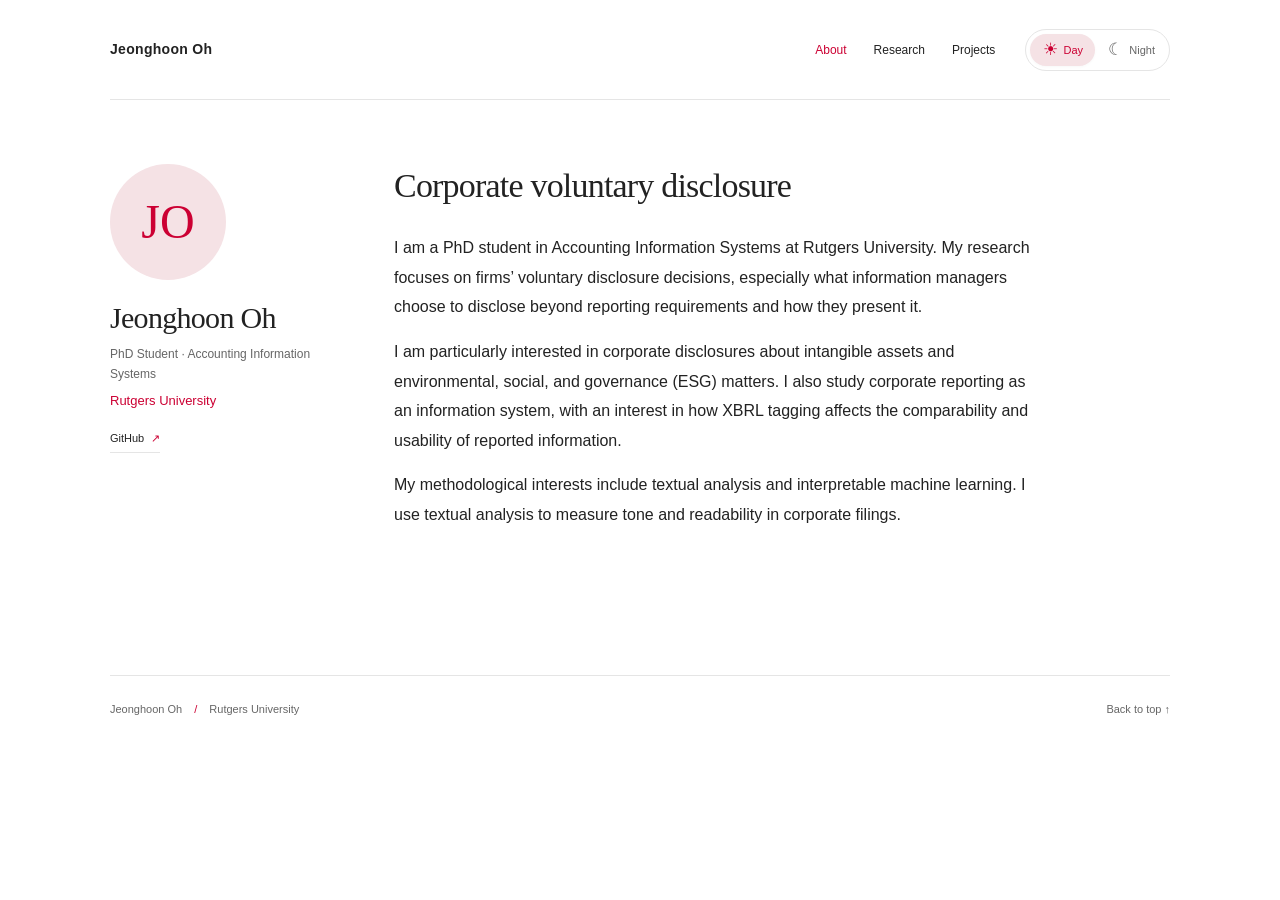
<file: index.html>
<!doctype html>
<html lang="en">
<head>
  <meta charset="utf-8">
  <meta name="viewport" content="width=device-width, initial-scale=1">
  <meta name="description" content="Jeonghoon Oh at Rutgers University. Accounting Information Systems PhD student. Research and textual analysis projects.">
  <meta name="theme-color" content="#ffffff">
  <title>Jeonghoon Oh — Research &amp; Academic Portfolio</title>
  <link rel="icon" href="data:image/svg+xml,%3Csvg xmlns='http://www.w3.org/2000/svg' viewBox='0 0 80 80'%3E%3Crect width='80' height='80' rx='40' fill='%23cc0033'/%3E%3Ctext x='23' y='58' font-size='58' font-family='Arial' fill='%23ffffff'%3Er%3C/text%3E%3C/svg%3E">
  <script src="theme.js?v=3"></script>
  <link rel="stylesheet" href="style.css?v=15">

</head>
<body>
<a class="skip" href="#main">Skip to content</a>
<header class="site-header wrap"><span class="site-name site-name-home">Jeonghoon Oh</span><nav aria-label="Main navigation"><a href="index.html" aria-current="page">About</a><a href="research.html">Research</a><a href="projects.html">Projects</a></nav><button class="theme-toggle" type="button" aria-label="Night mode" aria-pressed="false" hidden><span class="theme-option theme-day"><span aria-hidden="true">☀</span> Day</span><span class="theme-option theme-night"><span aria-hidden="true">☾</span> Night</span></button></header>
<div class="academic-layout wrap">
<aside class="profile profile-home" aria-labelledby="profile-name">
  <div class="profile-avatar" aria-hidden="true">JO</div>
  <h1 id="profile-name">Jeonghoon Oh</h1>
  <p class="profile-field">PhD Student · Accounting Information Systems</p>
  <a class="affiliation" href="https://www.business.rutgers.edu/phd/accounting-information-systems">Rutgers University</a>
  <a class="profile-link" href="https://github.com/rutjo23">GitHub <span aria-hidden="true">&nearr;</span></a>
</aside>
<main id="main">
<section class="introduction" id="about" aria-labelledby="about-title">

  <h2 id="about-title">Corporate voluntary disclosure</h2>
  <p class="intro-lead">I am a PhD student in Accounting Information Systems at Rutgers University. My research focuses on firms’ voluntary disclosure decisions, especially what information managers choose to disclose beyond reporting requirements and how they present it.</p>
  <p>I am particularly interested in corporate disclosures about intangible assets and environmental, social, and governance (ESG) matters. I also study corporate reporting as an information system, with an interest in how XBRL tagging affects the comparability and usability of reported information.</p>
  <p>My methodological interests include textual analysis and interpretable machine learning. I use textual analysis to measure tone and readability in corporate filings.</p>
</section>
</main></div><footer class="wrap"><span>Jeonghoon Oh <span class="footer-divider">/</span> Rutgers University</span><a href="#">Back to top &uarr;</a></footer></body></html>
</file>
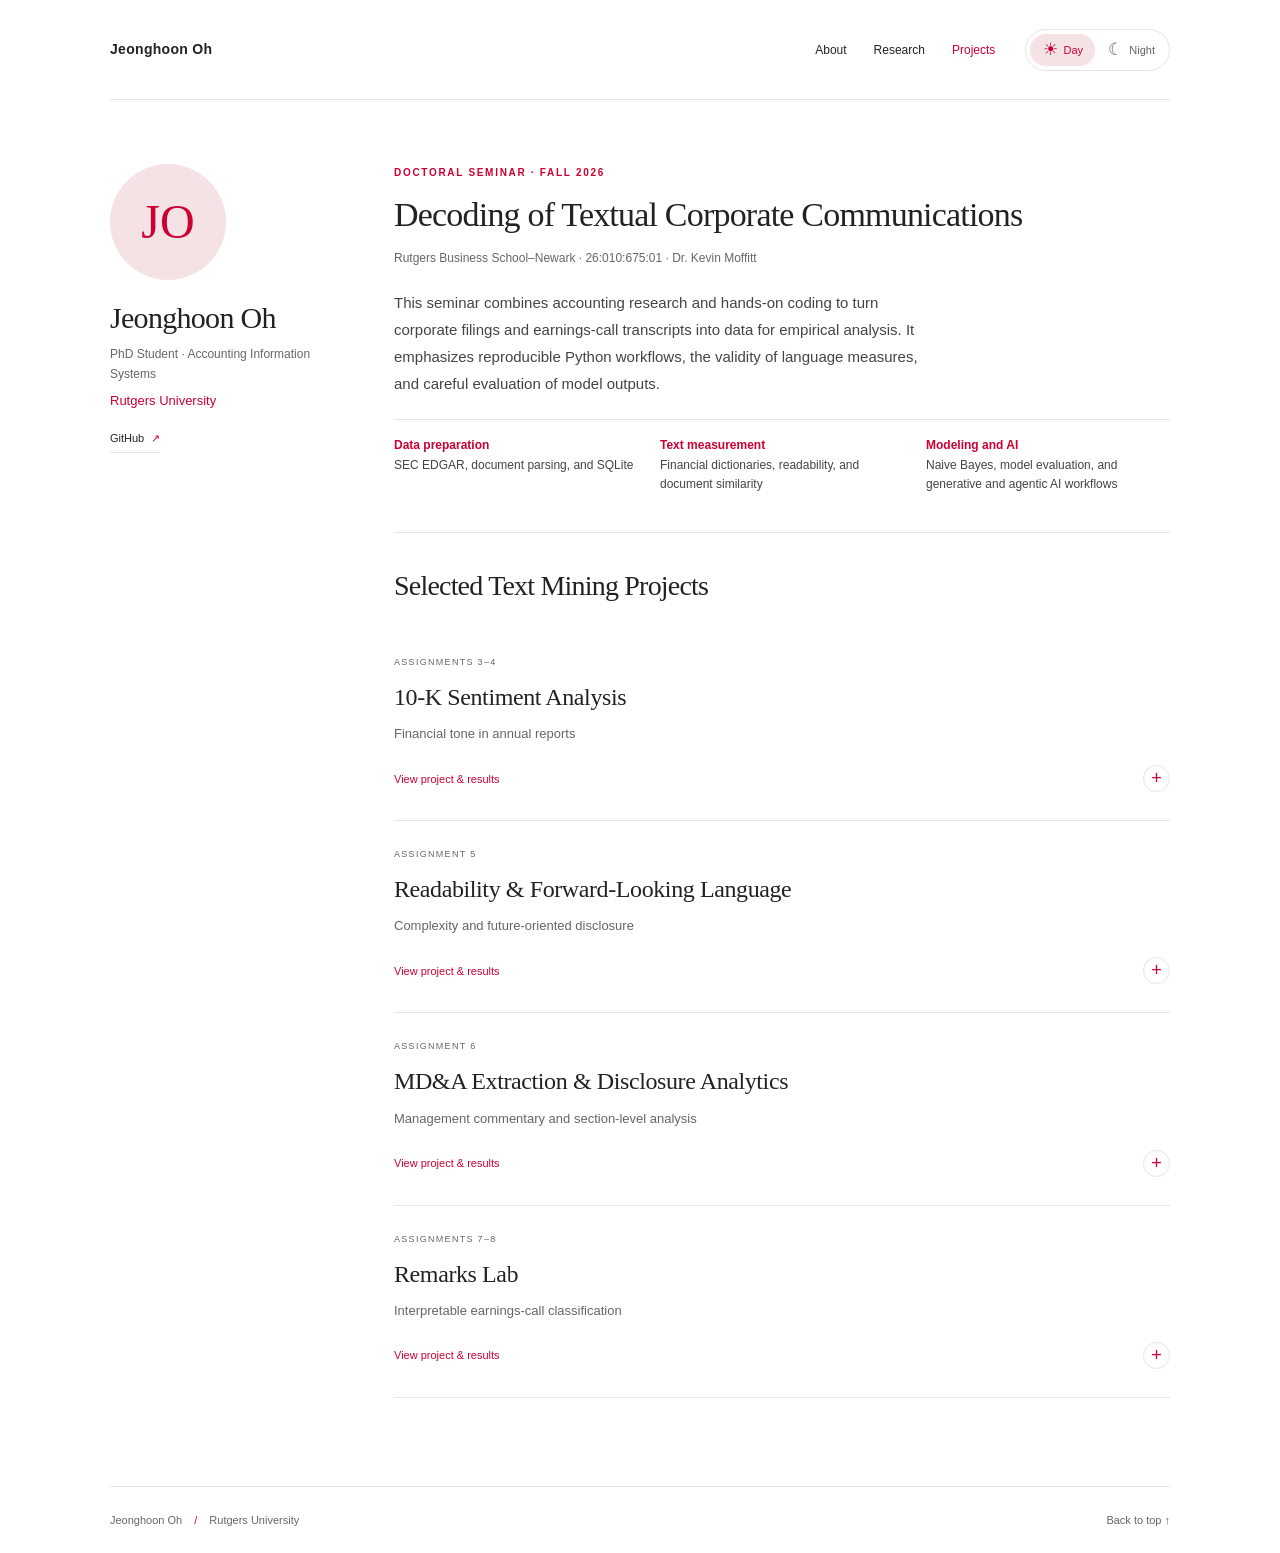
<file: projects.html>
<!doctype html>
<html lang="en">
<head>
  <meta charset="utf-8">
  <meta name="viewport" content="width=device-width, initial-scale=1">
  <meta name="description" content="Selected projects from Decoding of Textual Corporate Communications, a Fall 2026 doctoral seminar at Rutgers Business School.">
  <meta name="theme-color" content="#ffffff">
  <title>Projects | Jeonghoon Oh</title>
  <link rel="icon" href="data:image/svg+xml,%3Csvg xmlns='http://www.w3.org/2000/svg' viewBox='0 0 80 80'%3E%3Crect width='80' height='80' rx='40' fill='%23cc0033'/%3E%3Ctext x='23' y='58' font-size='58' font-family='Arial' fill='%23ffffff'%3Er%3C/text%3E%3C/svg%3E">
  <script src="theme.js?v=3"></script>
  <link rel="stylesheet" href="style.css?v=15">

</head>
<body>
<a class="skip" href="#main">Skip to content</a>
<header class="site-header wrap"><span class="site-name site-name-home">Jeonghoon Oh</span><nav aria-label="Main navigation"><a href="index.html">About</a><a href="research.html">Research</a><a href="projects.html" aria-current="page">Projects</a></nav><button class="theme-toggle" type="button" aria-label="Night mode" aria-pressed="false" hidden><span class="theme-option theme-day"><span aria-hidden="true">☀</span> Day</span><span class="theme-option theme-night"><span aria-hidden="true">☾</span> Night</span></button></header>
<div class="academic-layout wrap">
<aside class="profile profile-home" aria-labelledby="profile-name">
  <div class="profile-avatar" aria-hidden="true">JO</div>
  <h1 id="profile-name">Jeonghoon Oh</h1>
  <p class="profile-field">PhD Student · Accounting Information Systems</p>
  <a class="affiliation" href="https://www.business.rutgers.edu/phd/accounting-information-systems">Rutgers University</a>
  <a class="profile-link" href="https://github.com/rutjo23">GitHub <span aria-hidden="true">&nearr;</span></a>
</aside>
<main id="main">
<section class="course-overview" aria-labelledby="course-title">
  <p class="eyebrow">DOCTORAL SEMINAR · FALL 2026</p>
  <h2 id="course-title">Decoding of Textual Corporate Communications</h2>
  <p class="course-meta">Rutgers Business School–Newark · 26:010:675:01 · Dr. Kevin Moffitt</p>
  <p class="course-description">This seminar combines accounting research and hands-on coding to turn corporate filings and earnings-call transcripts into data for empirical analysis. It emphasizes reproducible Python workflows, the validity of language measures, and careful evaluation of model outputs.</p>
  <dl class="course-topics">
    <div><dt>Data preparation</dt><dd>SEC EDGAR, document parsing, and SQLite</dd></div>
    <div><dt>Text measurement</dt><dd>Financial dictionaries, readability, and document similarity</dd></div>
    <div><dt>Modeling and AI</dt><dd>Naive Bayes, model evaluation, and generative and agentic AI workflows</dd></div>
  </dl>
</section>
<section class="projects" id="projects" aria-labelledby="projects-title">
<div class="projects-heading"><h2 id="projects-title">Selected Text Mining Projects</h2></div>
<div class="project-grid">
<details class="project-card" id="sentiment"><summary><span class="project-meta">ASSIGNMENTS 3–4</span><h3>10-K Sentiment Analysis</h3><p class="project-subtitle">Financial tone in annual reports</p><span class="card-link"><span class="card-closed">View project &amp; results</span><span class="card-open">Close details</span><span class="card-toggle" aria-hidden="true">+</span></span></summary><div class="card-details"><h4>Research question</h4><p>How can the tone of a long annual report be summarized in a way that allows comparison across filings? This project converts the language in corporate 10-K reports into numerical measures of positive, negative, and litigious wording.</p>
<h4>Approach</h4><p>The analysis removes HTML formatting, separates the remaining text into words, and counts matches against the Loughran&ndash;McDonald financial dictionary. A dictionary developed for financial disclosures helps distinguish financial usage from everyday language.</p><p>For each category, the number of matching words is divided by the total word count. These proportions make reports of different lengths easier to compare than raw word counts alone.</p>
<h4>Results</h4><p>The saved analysis produced a dataset with <strong>100 rows and 8 columns</strong> and a CSV export. It turns unstructured filing text into document-level sentiment measures that can support comparisons of financial tone.</p>
<h4>Interpretation</h4><p>The measures describe word usage rather than the meaning of every sentence. Dictionary matching does not directly account for negation or context, so a higher negative-word share should not by itself be interpreted as worse company performance.</p></div></details>
<details class="project-card" id="readability"><summary><span class="project-meta">ASSIGNMENT 5</span><h3>Readability &amp; Forward-Looking Language</h3><p class="project-subtitle">Complexity and future-oriented disclosure</p><span class="card-link"><span class="card-closed">View project &amp; results</span><span class="card-open">Close details</span><span class="card-toggle" aria-hidden="true">+</span></span></summary><div class="card-details"><h4>Research question</h4><p>How difficult are financial disclosures to read, and does language about the future differ from the document as a whole? This project examines both linguistic complexity and the wording companies use to discuss expectations.</p>
<h4>Approach</h4><p>The analysis separates text into sentences and identifies potentially forward-looking sentences using modal words and related expressions. It then measures words, sentences, and complex words for the full text and the selected sentences.</p><p>Syllable estimates help identify complex vocabulary. The Gunning FOG index combines average sentence length with the share of complex words: longer sentences and more complex vocabulary increase the score.</p>
<h4>Results</h4><p>The project developed feature-extraction functions and saved illustrative examples for readability and forward-looking language. These provide a way to compare the complexity of an entire disclosure with the complexity of its future-oriented statements.</p>
<h4>Interpretation</h4><p>The saved work demonstrates the measurement workflow; it does not establish an aggregate finding across filings. Language rules can also select sentences expressing uncertainty or obligation, and readability scores describe textual complexity rather than directly measuring reader understanding.</p></div></details>
<details class="project-card" id="mda"><summary><span class="project-meta">ASSIGNMENT 6</span><h3>MD&amp;A Extraction &amp; Disclosure Analytics</h3><p class="project-subtitle">Management commentary and section-level analysis</p><span class="card-link"><span class="card-closed">View project &amp; results</span><span class="card-open">Close details</span><span class="card-toggle" aria-hidden="true">+</span></span></summary><div class="card-details"><h4>Research question</h4><p>How does management discuss business performance, and how does that discussion compare with the rest of an annual report? This project focuses on Management&rsquo;s Discussion and Analysis (MD&amp;A), where management explains operating results and financial conditions.</p>
<h4>Approach</h4><p>The workflow checks filing types, cleans the filing text, and searches for Item 7, the MD&amp;A section. It looks for an ending boundary at Item 7A or Item 8 and selects the longest candidate section to reduce confusion with shorter references such as table-of-contents entries.</p><p>The same sentiment, readability, and future-oriented language measures are calculated for the complete filing and the extracted section. Applying a common set of measures allows comparisons between management commentary and the wider disclosure.</p>
<h4>Results</h4><p>The exported dataset contains <strong>101 rows and 59 columns</strong>. Automated checks marked <strong>89 records valid</strong> and flagged <strong>12 as not annual reports</strong>. The saved notebook also records a 61-column version containing the full filing and extracted MD&amp;A text.</p>
<h4>Interpretation</h4><p>The result is a structured dataset for section-level disclosure analysis, rather than evidence of a particular economic relationship. Section boundaries vary across filings, so automated validity flags and extracted passages require manual review before drawing conclusions.</p></div></details>
<details class="project-card" id="remarks"><summary><span class="project-meta">ASSIGNMENTS 7–8</span><h3>Remarks Lab</h3><p class="project-subtitle">Interpretable earnings-call classification</p><span class="card-link"><span class="card-closed">View project &amp; results</span><span class="card-open">Close details</span><span class="card-toggle" aria-hidden="true">+</span></span></summary><div class="card-details"><h4>Research question</h4><p>Can word patterns distinguish prepared management remarks from answers during earnings-call Q&amp;A? Remarks Lab explores the difference between a planned presentation and management responses to analyst questions.</p>
<h4>Approach</h4><p>The project uses call and speaker-turn data to identify candidate management answers following question cues. It trains a multinomial Naive Bayes classifier, which combines evidence from word frequencies to assign each sentence to one of the two categories.</p><p>Companies are separated into training and test groups so evaluation uses companies excluded from training. The model uses equal class priors and smoothing to handle words with few or no observations in a class.</p>
<h4>Results</h4><p>Training used <strong>44,907 sentences from 159 companies</strong>. Evaluation used <strong>10,954 sentences from 40 held-out companies</strong>. The model achieved <strong>90.48% agreement with the provisional automatic labels</strong> and <strong>90.46% balanced accuracy</strong>, which gives equal weight to recall for both categories.</p>
<h4>Interactive experience</h4><p>The browser demo displays the predicted category, both class scores, normalized probabilities, and individual word contributions. This makes it possible to inspect which words push a sentence toward prepared remarks or Q&amp;A.</p>
<h4>Interpretation</h4><p>These scores measure agreement with automatically assigned labels rather than independently verified human judgments. The displayed probabilities are uncalibrated and should be read as model outputs, not guaranteed confidence levels.</p><a class="project-demo" href="projects/remarks-lab.html">Open classifier demo &rarr;</a></div></details>
</div></section>
</main></div><footer class="wrap"><span>Jeonghoon Oh <span class="footer-divider">/</span> Rutgers University</span><a href="#">Back to top &uarr;</a></footer></body></html>
</file>
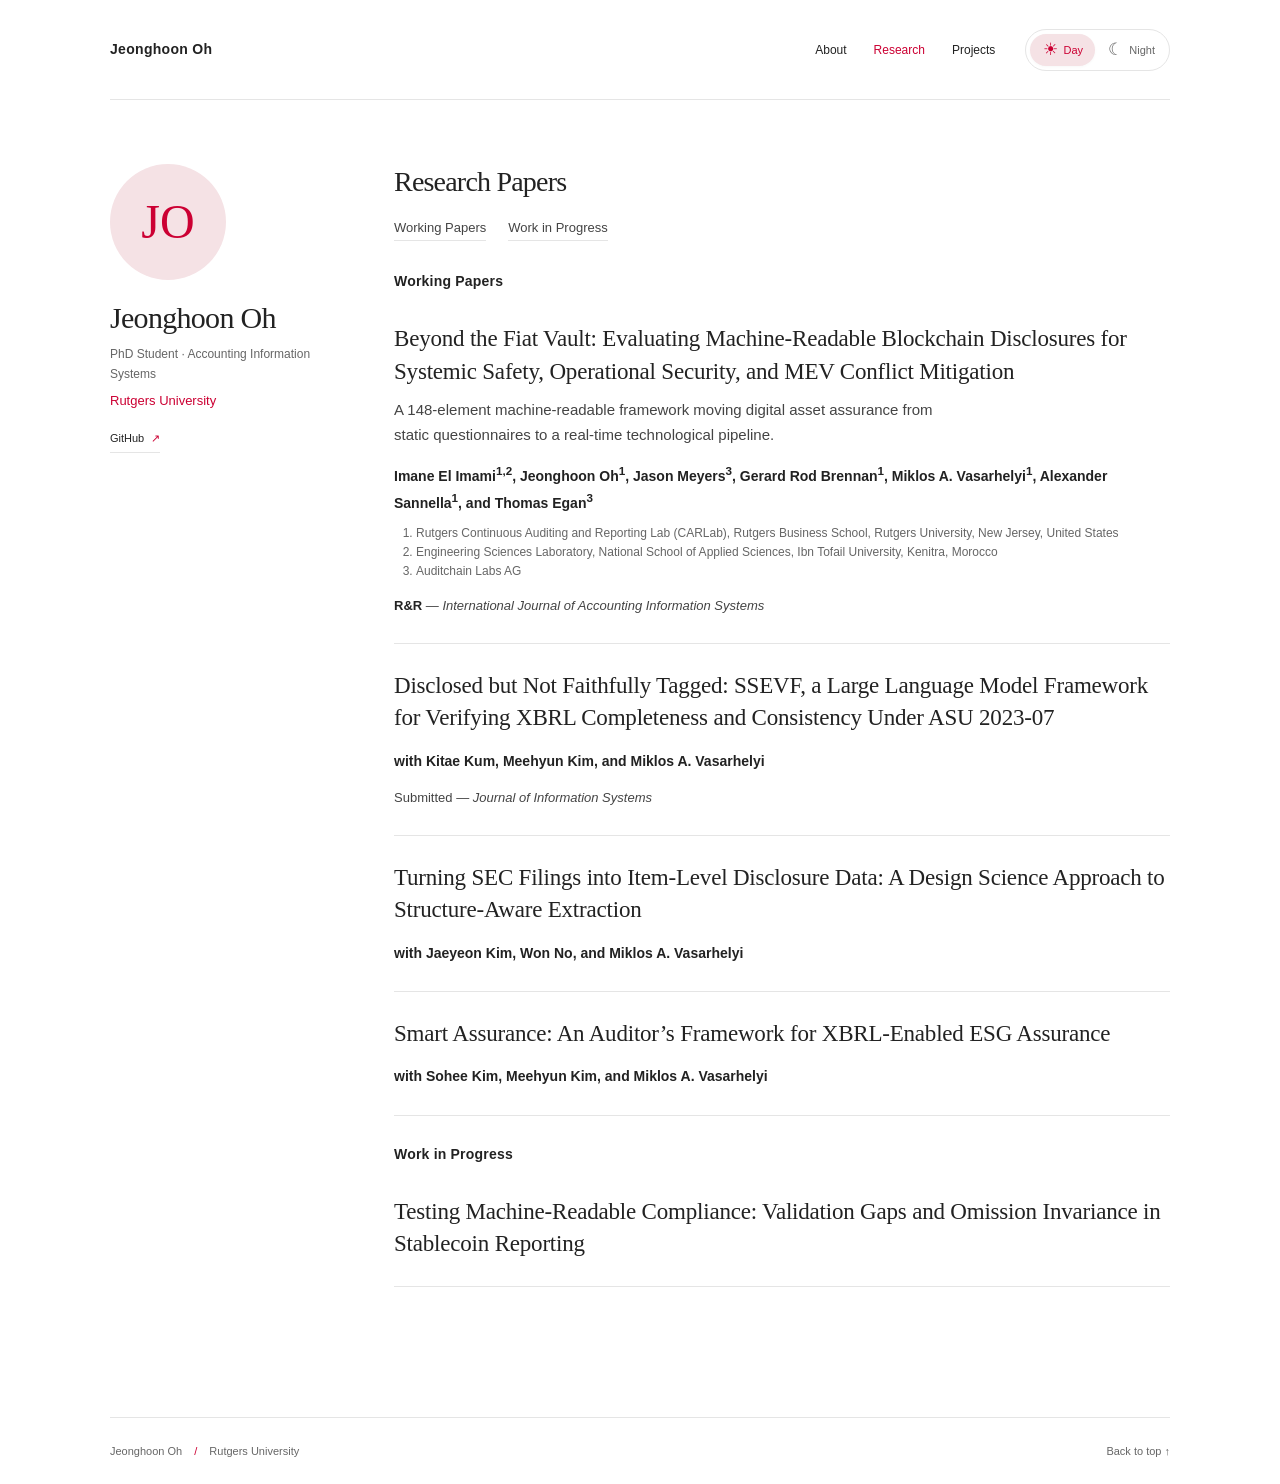
<file: research.html>
<!doctype html>
<html lang="en">
<head>
  <meta charset="utf-8">
  <meta name="viewport" content="width=device-width, initial-scale=1">
  <meta name="description" content="Research papers and works in progress by Jeonghoon Oh.">
  <meta name="theme-color" content="#ffffff">
  <title>Research | Jeonghoon Oh</title>
  <link rel="icon" href="data:image/svg+xml,%3Csvg xmlns='http://www.w3.org/2000/svg' viewBox='0 0 80 80'%3E%3Crect width='80' height='80' rx='40' fill='%23cc0033'/%3E%3Ctext x='23' y='58' font-size='58' font-family='Arial' fill='%23ffffff'%3Er%3C/text%3E%3C/svg%3E">
  <script src="theme.js?v=3"></script>
  <link rel="stylesheet" href="style.css?v=15">

</head>
<body>
<a class="skip" href="#main">Skip to content</a>
<header class="site-header wrap"><span class="site-name site-name-home">Jeonghoon Oh</span><nav aria-label="Main navigation"><a href="index.html">About</a><a href="research.html" aria-current="page">Research</a><a href="projects.html">Projects</a></nav><button class="theme-toggle" type="button" aria-label="Night mode" aria-pressed="false" hidden><span class="theme-option theme-day"><span aria-hidden="true">☀</span> Day</span><span class="theme-option theme-night"><span aria-hidden="true">☾</span> Night</span></button></header>
<div class="academic-layout wrap">
<aside class="profile profile-home" aria-labelledby="profile-name">
  <div class="profile-avatar" aria-hidden="true">JO</div>
  <h1 id="profile-name">Jeonghoon Oh</h1>
  <p class="profile-field">PhD Student · Accounting Information Systems</p>
  <a class="affiliation" href="https://www.business.rutgers.edu/phd/accounting-information-systems">Rutgers University</a>
  <a class="profile-link" href="https://github.com/rutjo23">GitHub <span aria-hidden="true">&nearr;</span></a>
</aside>
<main id="main">
<section class="research" id="research" aria-labelledby="research-title">
  <div class="research-heading"><h2 id="research-title">Research Papers</h2></div>
  <nav class="research-categories" aria-label="Research categories"><a href="#working-papers">Working Papers</a><a href="#work-in-progress">Work in Progress</a></nav>
  <section class="paper-group" id="working-papers" aria-labelledby="working-title">
    <h3 id="working-title">Working Papers</h3>
    <article class="paper-entry" aria-labelledby="rr-paper-title">
      <h4 id="rr-paper-title">Beyond the Fiat Vault: Evaluating Machine-Readable Blockchain Disclosures for Systemic Safety, Operational Security, and MEV Conflict Mitigation</h4>
      <p class="paper-description">A 148-element machine-readable framework moving digital asset assurance from static questionnaires to a real-time technological pipeline.</p>
      <p class="paper-authors">Imane El Imami<sup>1,2</sup>, Jeonghoon Oh<sup>1</sup>, Jason Meyers<sup>3</sup>, Gerard Rod Brennan<sup>1</sup>, Miklos A. Vasarhelyi<sup>1</sup>, Alexander Sannella<sup>1</sup>, and Thomas Egan<sup>3</sup></p>
      <ol class="paper-affiliations">
        <li>Rutgers Continuous Auditing and Reporting Lab (CARLab), Rutgers Business School, Rutgers University, New Jersey, United States</li>
        <li>Engineering Sciences Laboratory, National School of Applied Sciences, Ibn Tofail University, Kenitra, Morocco</li>
        <li>Auditchain Labs AG</li>
      </ol>
      <p class="paper-status"><abbr title="Revise and resubmit">R&amp;R</abbr> <span class="paper-journal">&mdash; International Journal of Accounting Information Systems</span></p>
    </article>
    <article class="paper-entry" aria-labelledby="ssevf-title">
      <h4 id="ssevf-title">Disclosed but Not Faithfully Tagged: SSEVF, a Large Language Model Framework for Verifying XBRL Completeness and Consistency Under ASU 2023-07</h4>
      <p class="paper-authors">with Kitae Kum, Meehyun Kim, and Miklos A. Vasarhelyi</p>
      <p class="paper-status">Submitted <span class="paper-journal">&mdash; Journal of Information Systems</span></p>
    </article>
    <article class="paper-entry" aria-labelledby="sec-filings-title">
      <h4 id="sec-filings-title">Turning SEC Filings into Item-Level Disclosure Data: A Design Science Approach to Structure-Aware Extraction</h4>
      <p class="paper-authors">with Jaeyeon Kim, Won No, and Miklos A. Vasarhelyi</p>
    </article>
    <article class="paper-entry" aria-labelledby="smart-assurance-title">
      <h4 id="smart-assurance-title">Smart Assurance: An Auditor’s Framework for XBRL-Enabled ESG Assurance</h4>
      <p class="paper-authors">with Sohee Kim, Meehyun Kim, and Miklos A. Vasarhelyi</p>
    </article>
  </section>
  <section class="paper-group" id="work-in-progress" aria-labelledby="progress-title">
    <h3 id="progress-title">Work in Progress</h3>
    <article class="paper-entry" aria-labelledby="stablecoin-reporting-title">
      <h4 id="stablecoin-reporting-title">Testing Machine-Readable Compliance: Validation Gaps and Omission Invariance in Stablecoin Reporting</h4>
    </article>
  </section>
</section>
</main></div><footer class="wrap"><span>Jeonghoon Oh <span class="footer-divider">/</span> Rutgers University</span><a href="#">Back to top &uarr;</a></footer></body></html>
</file>
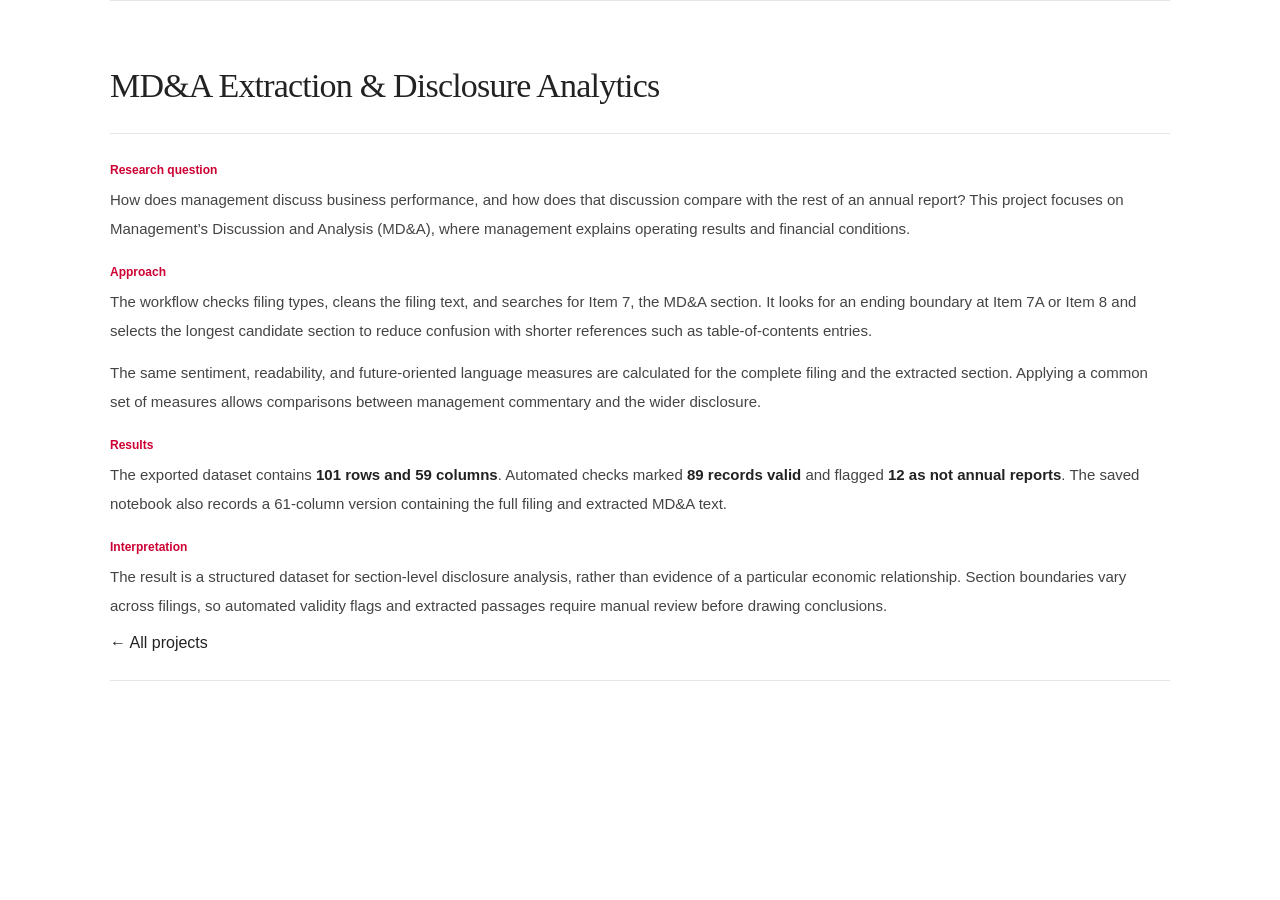
<file: projects/mda.html>
﻿<!doctype html><html lang="en"><head><meta charset="utf-8"><meta name="viewport" content="width=device-width, initial-scale=1"><title>MD&amp;A Extraction &amp; Disclosure Analytics</title><link rel="stylesheet" href="../style.css"></head><body><main class="wrap projects"><article class="project-card"><h2>MD&amp;A Extraction &amp; Disclosure Analytics</h2><div class="card-details"><h4>Research question</h4><p>How does management discuss business performance, and how does that discussion compare with the rest of an annual report? This project focuses on Management&rsquo;s Discussion and Analysis (MD&amp;A), where management explains operating results and financial conditions.</p>
<h4>Approach</h4><p>The workflow checks filing types, cleans the filing text, and searches for Item 7, the MD&amp;A section. It looks for an ending boundary at Item 7A or Item 8 and selects the longest candidate section to reduce confusion with shorter references such as table-of-contents entries.</p><p>The same sentiment, readability, and future-oriented language measures are calculated for the complete filing and the extracted section. Applying a common set of measures allows comparisons between management commentary and the wider disclosure.</p>
<h4>Results</h4><p>The exported dataset contains <strong>101 rows and 59 columns</strong>. Automated checks marked <strong>89 records valid</strong> and flagged <strong>12 as not annual reports</strong>. The saved notebook also records a 61-column version containing the full filing and extracted MD&amp;A text.</p>
<h4>Interpretation</h4><p>The result is a structured dataset for section-level disclosure analysis, rather than evidence of a particular economic relationship. Section boundaries vary across filings, so automated validity flags and extracted passages require manual review before drawing conclusions.</p><a href="../index.html#projects">&larr; All projects</a></div></article></main></body></html>
</file>
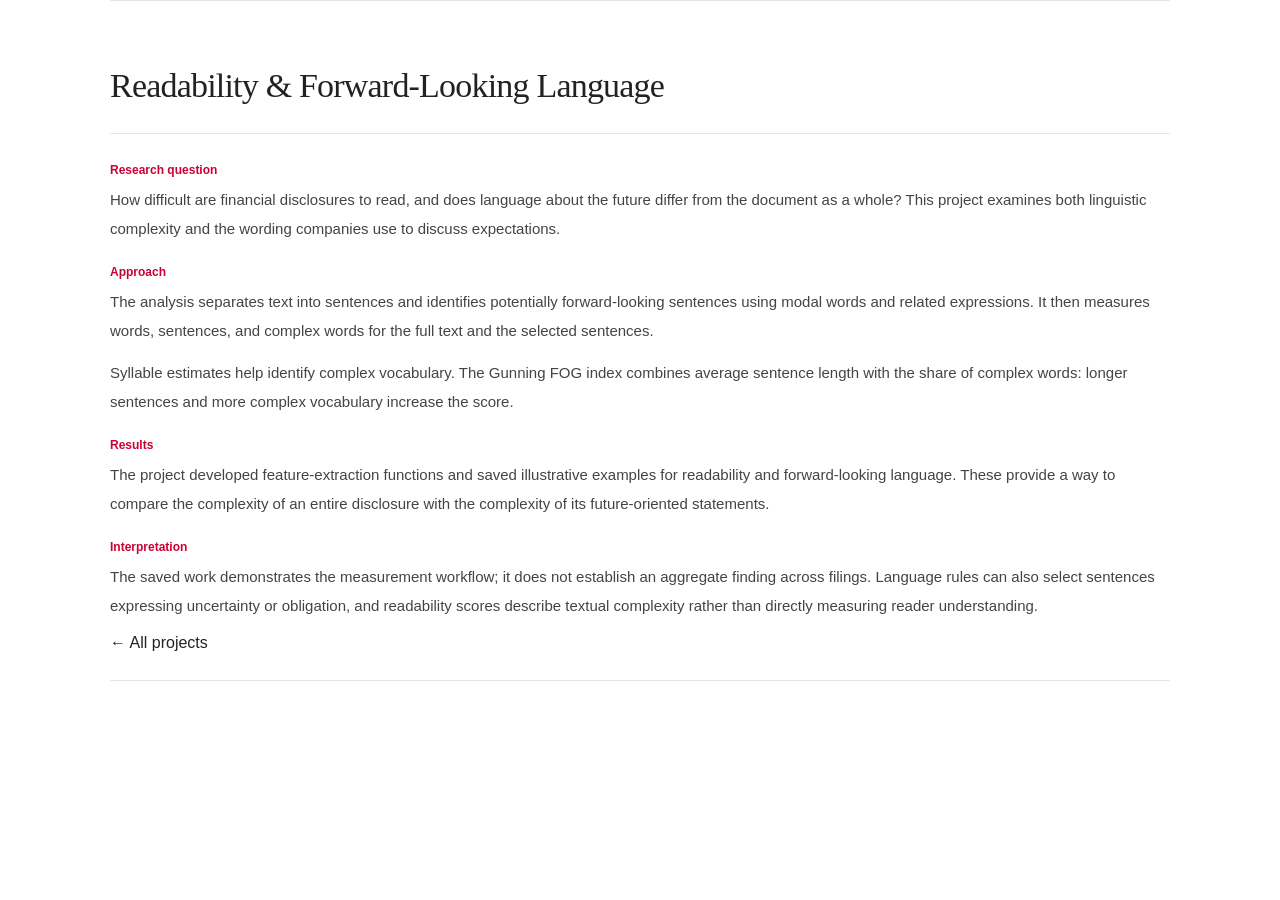
<file: projects/readability.html>
﻿<!doctype html><html lang="en"><head><meta charset="utf-8"><meta name="viewport" content="width=device-width, initial-scale=1"><title>Readability &amp; Forward-Looking Language</title><link rel="stylesheet" href="../style.css"></head><body><main class="wrap projects"><article class="project-card"><h2>Readability &amp; Forward-Looking Language</h2><div class="card-details"><h4>Research question</h4><p>How difficult are financial disclosures to read, and does language about the future differ from the document as a whole? This project examines both linguistic complexity and the wording companies use to discuss expectations.</p>
<h4>Approach</h4><p>The analysis separates text into sentences and identifies potentially forward-looking sentences using modal words and related expressions. It then measures words, sentences, and complex words for the full text and the selected sentences.</p><p>Syllable estimates help identify complex vocabulary. The Gunning FOG index combines average sentence length with the share of complex words: longer sentences and more complex vocabulary increase the score.</p>
<h4>Results</h4><p>The project developed feature-extraction functions and saved illustrative examples for readability and forward-looking language. These provide a way to compare the complexity of an entire disclosure with the complexity of its future-oriented statements.</p>
<h4>Interpretation</h4><p>The saved work demonstrates the measurement workflow; it does not establish an aggregate finding across filings. Language rules can also select sentences expressing uncertainty or obligation, and readability scores describe textual complexity rather than directly measuring reader understanding.</p><a href="../index.html#projects">&larr; All projects</a></div></article></main></body></html>
</file>
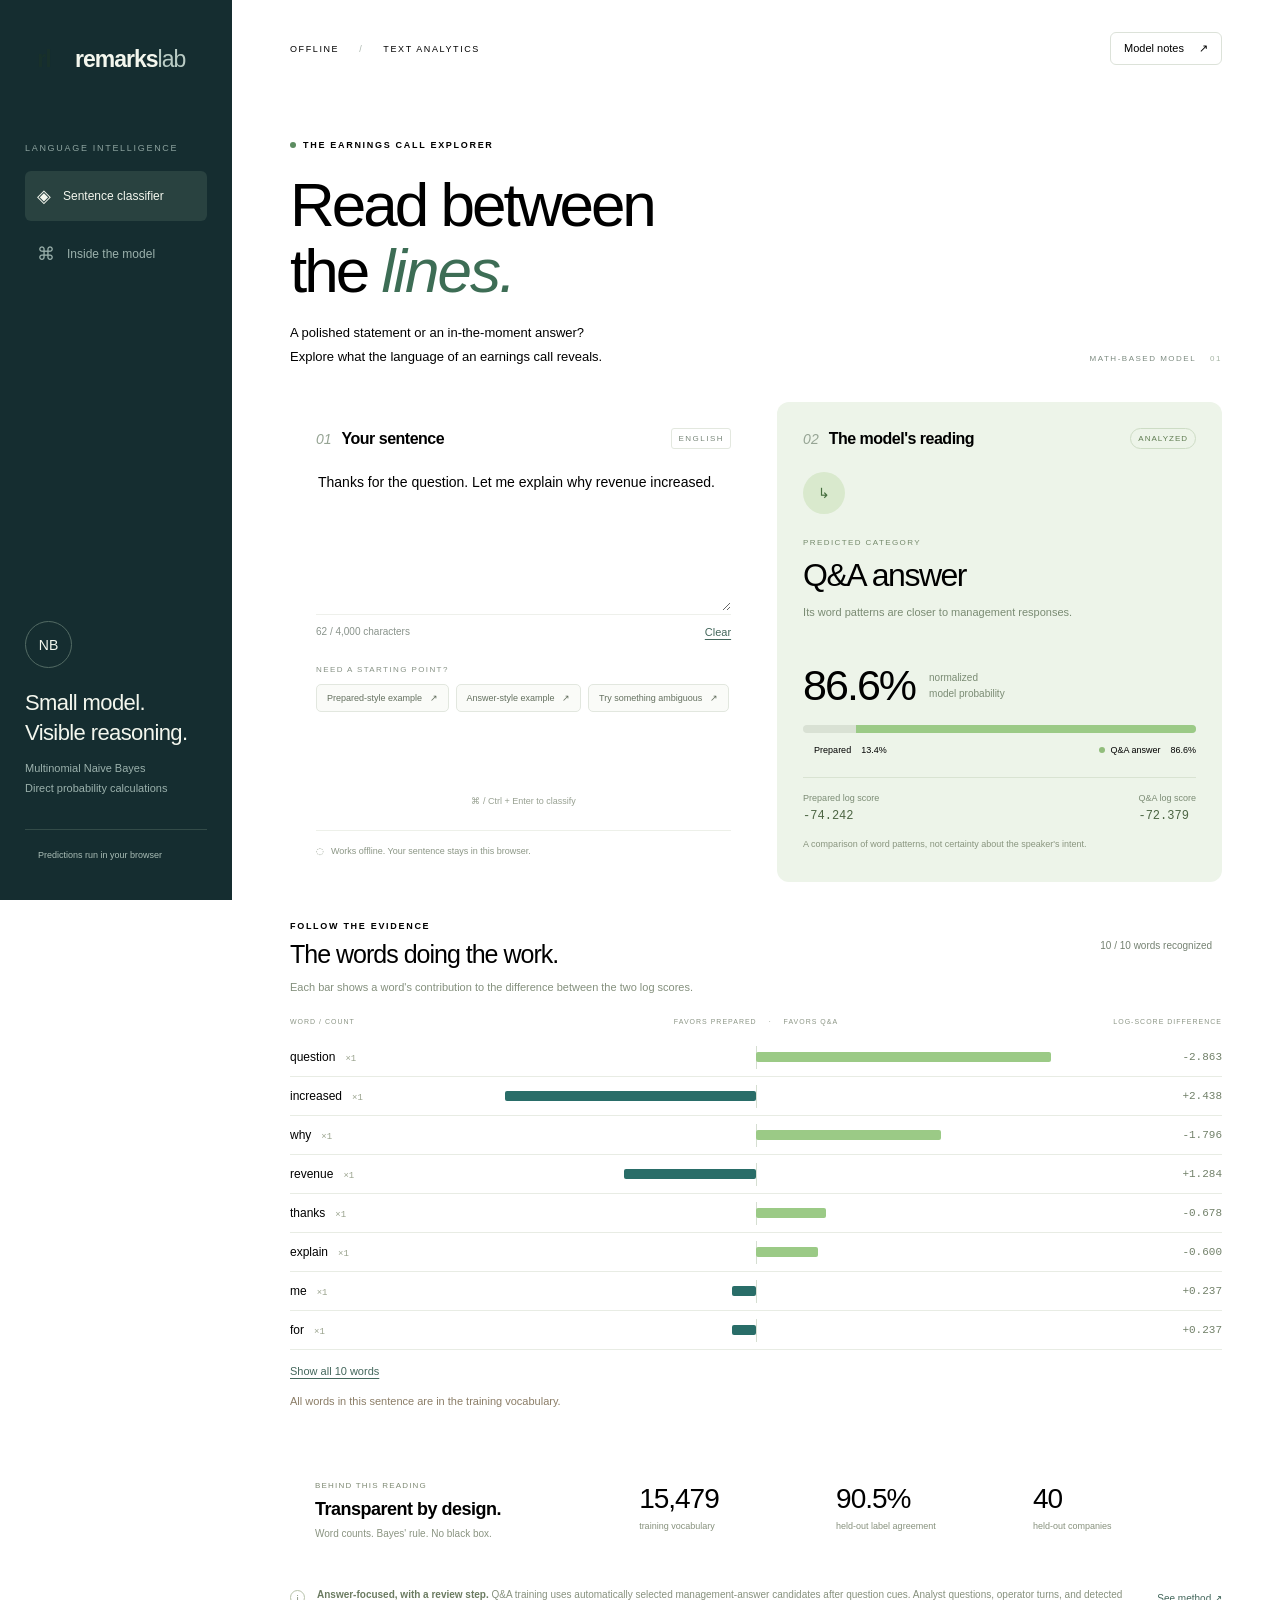
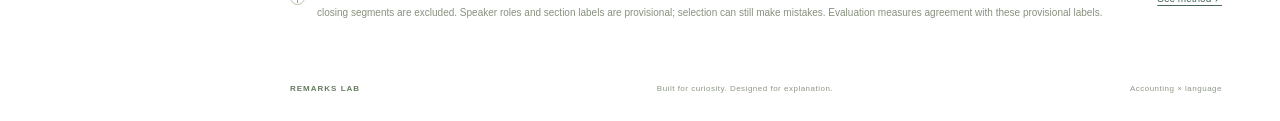
<file: projects/remarks-lab.html>
<!doctype html><html lang="en"><head><meta charset="utf-8"><meta name="viewport" content="width=device-width,initial-scale=1"><meta name="description" content="An explainable earnings-call classifier. Explore the language of prepared remarks and management answers."><title>Remarks Lab — Read between the lines</title><style>500;600;700&family=Manrope:wght@400;500;600;700;800&display=swap');
:root{--ink:#172d30;--muted:#6b7776;--green:#b4dfad;--deep:#173a35;--teal:#296d68;--paper:#f7f8f3;--line:#e0e5de;--serif:Georgia,'Times New Roman',serif}*{box-sizing:border-box}body{margin:0;color:var(--ink);background:var(--paper);font-family:'DM Sans',Arial,sans-serif;font-size:14px}button,a,textarea{-webkit-tap-highlight-color:transparent}button{font:inherit;cursor:pointer}button:focus-visible,a:focus-visible{outline:3px solid #51a59a;outline-offset:4px}button:disabled{cursor:wait;opacity:.6}button{transition:background .15s,transform .15s}button:active{transform:translateY(1px)}.sidebar{width:232px;position:fixed;inset:0 auto 0 0;background:#152d30;color:#f3f6ed;padding:40px 25px;display:flex;flex-direction:column}.brand{color:inherit;text-decoration:none;display:flex;align-items:center;gap:12px;font-family:Manrope,Arial,sans-serif;font-size:23px;font-weight:800;letter-spacing:-1px}.brand-light{font-weight:400;color:#b9cbc4}.logo{background:var(--green);border-radius:10px;color:#18302a;width:38px;height:38px;font:italic 28px var(--serif);display:flex;justify-content:center;align-items:center}.logo span{font-style:normal}.side-section{font-size:9px;letter-spacing:1.7px;color:#8ca29e;margin:65px 0 18px}.active-nav,.side-button{display:flex;align-items:center;gap:12px;font-size:12px;padding:14px 12px;border-radius:6px;white-space:nowrap}.active-nav{background:#294240}.active-nav>span:first-child{font-size:18px;color:var(--green)}.nav-dot{width:5px;height:5px;border-radius:50%;background:var(--green);margin-left:auto}.side-button{border:0;background:transparent;color:#9bb1ac;margin-top:8px;text-align:left}.side-button span{font-size:18px}.side-button:hover{background:#203a3a}.side-bottom{margin-top:auto;padding-top:50px}.orb{width:47px;height:47px;border:1px solid #536b64;border-radius:50%;display:grid;place-items:center;font:italic 17px var(--serif);color:var(--green)}.side-bottom p{font-size:22px;line-height:1.35;margin:20px 0 12px;font-family:Manrope,Arial,sans-serif;letter-spacing:-.6px}.side-bottom>span{color:#9bb1ac;font-size:11px;line-height:1.8}.side-line{height:1px;background:#334b48;margin:30px 0 20px}.private{font-size:9px;color:#a9bdb6;display:flex;align-items:center;gap:7px}.private i,.eyebrow>span{height:6px;width:6px;border-radius:50%;background:var(--green);display:inline-block}main{max-width:1510px;margin-left:232px;padding:0 58px}header{height:97px;border-bottom:1px solid var(--line);display:flex;align-items:center;justify-content:space-between}.breadcrumb{font-size:9px;letter-spacing:1.6px;color:var(--muted)}.breadcrumb span{padding:0 16px;color:#aab5ad}.quiet-button{border:1px solid #dce2d9;background:none;border-radius:6px;padding:9px 13px;font-size:11px}.quiet-button span{margin-left:12px}.intro{position:relative;margin:43px 0 34px}.eyebrow{font-size:9px;font-weight:700;letter-spacing:1.7px;display:flex;align-items:center;gap:7px}.eyebrow>span{background:#5c8c60}h1{font-family:Manrope,Arial,sans-serif;font-weight:500;font-size:62px;line-height:1.06;letter-spacing:-3px;margin:22px 0 18px}h1 em{font-family:var(--serif);font-weight:400;color:#3d6d55;letter-spacing:-2px}.intro p{font-size:13px;line-height:1.8;color:var(--muted);margin:0}.version{position:absolute;right:0;bottom:5px;display:flex;align-items:center;gap:14px;font-size:8px;letter-spacing:1.5px;color:#7d8b80}.version span{font:italic 36px var(--serif);color:#a5b4a3}.workbench{display:grid;grid-template-columns:1.05fr 1fr;gap:20px}.input-panel,.result-panel{border:1px solid var(--line);border-radius:12px;padding:26px;min-width:0}.input-panel{background:#fff}.panel-heading{display:flex;align-items:center;justify-content:space-between;margin-bottom:23px}.panel-heading>div{display:flex;gap:10px;align-items:center}.step{font-family:var(--serif);font-style:italic;color:#96a494;font-size:14px}h2{font-family:Manrope,Arial,sans-serif;font-size:16px;letter-spacing:-.5px;font-weight:600;margin:0}.small-tag{font-size:8px;letter-spacing:1.5px;color:#7a887b;border:1px solid #e3e8df;border-radius:3px;padding:5px 6px}textarea{width:100%;height:139px;resize:vertical;border:0;background:none;color:var(--ink);font:19px/1.6 var(--serif);outline:none;min-height:100px;max-height:320px}textarea:focus{box-shadow:0 2px 0 #98b59a}textarea::placeholder{color:#9ba59b}.input-footer{display:flex;justify-content:space-between;color:#8a948c;font-size:10px;border-top:1px solid #eef0eb;padding-top:11px}.text-button{border:0;background:none;padding:0;color:#44675c;font-size:11px;text-decoration:underline;text-underline-offset:3px}.example-label{font-size:8px;letter-spacing:1.4px;color:#879285;margin:27px 0 10px}.examples{display:flex;flex-wrap:wrap;gap:7px}.examples button{border:1px solid #e2e7df;padding:8px 10px;border-radius:5px;background:#fafbf8;color:#64705f;font-size:9px}.examples button:hover{background:#eaf0e5}.examples span{padding-left:5px}.primary{display:flex;justify-content:space-between;align-items:center;width:100%;background:var(--deep);color:#fff;border:none;border-radius:6px;padding:15px 18px;font-size:12px;font-weight:600;margin-top:24px}.primary:hover{background:#285347}.primary>span{font-size:20px;line-height:1}.keyboard-hint{text-align:center;color:#98a192;font-size:9px;margin-top:10px}.privacy-note{border-top:1px solid #edf0e9;margin-top:24px;padding-top:15px;display:flex;gap:7px;color:#8b9685;font-size:9px}.error{color:#a14b38;font-size:12px;margin:8px 0}.error:empty{display:none}.result-panel{background:#edf4e9;position:relative}.status{font-size:8px;letter-spacing:1px;padding:5px 7px;border:1px solid #cddcc5;color:#607d52;border-radius:20px}.result-icon{margin-top:9px;border-radius:50%;display:grid;place-items:center;width:42px;height:42px;background:#d9e9cd;font:24px var(--serif);color:#456e3e}.result-eyebrow{font-size:8px;letter-spacing:1.4px;color:#758a6c;margin:24px 0 10px}h3{font-family:Manrope,Arial,sans-serif}#prediction{font-size:32px;font-weight:500;letter-spacing:-1.5px;margin:0 0 10px}#resultDescription{color:#7a8b73;font-size:11px;margin:0;line-height:1.6;min-height:35px}.probability{display:flex;gap:14px;align-items:center;margin:22px 0 15px}.probability>span:first-child{font-family:Manrope,Arial,sans-serif;font-size:43px;font-weight:500;letter-spacing:-2px}.probability>span:last-child{color:#7a8b73;font-size:10px;line-height:1.6}.prob-bar{height:8px;display:flex;border-radius:5px;overflow:hidden;background:#d9e1d4}.prob-bar>div{transition:width .5s ease;width:50%}#prepBar{background:var(--teal)}#qaBar{background:#9bca86}.legend{display:flex;justify-content:space-between;font-size:9px;margin:12px 0 22px}.legend span{display:flex;gap:5px;align-items:center}.legend b{font-weight:500;margin-left:5px}.legend i{width:6px;height:6px;border-radius:50%}.prep-dot{background:var(--teal)}.qa-dot{background:#91bd7c}.score-row{border-top:1px solid #d9e3d2;padding-top:15px;display:flex;justify-content:space-between;color:#7c8c75;font-size:9px;gap:10px}.score-row b{display:block;font-family:monospace;font-weight:400;color:#4c6543;font-size:12px;margin-top:6px}.prob-note{font-size:9px;color:#89957f;line-height:1.5;margin:15px 0 0}.evidence{margin:39px 0;background:transparent}.section-heading{display:flex;align-items:center;justify-content:space-between}.section-heading h2{font-size:25px;font-weight:500;margin-top:9px;letter-spacing:-1px}.coverage{font-size:10px;border:1px solid var(--line);padding:7px 10px;border-radius:20px;color:#758272}.evidence-sub{color:#84907d;font-size:11px;margin:12px 0 25px}.evidence-labels{display:grid;grid-template-columns:140px 1fr 140px;font-size:7px;color:#8c9686;letter-spacing:1px;padding-bottom:13px;border-bottom:1px solid var(--line);gap:12px}.evidence-labels span:nth-child(2){text-align:center}.evidence-labels i{padding:0 9px;font-style:normal}.evidence-labels span:last-child{text-align:right}.word-row{display:grid;grid-template-columns:140px 1fr 140px;gap:12px;align-items:center;min-height:39px;border-bottom:1px solid #e8ece4}.word-name{font-size:12px;font-weight:500}.word-name small{font:9px monospace;color:#9aa38e;padding-left:10px}.word-bar{position:relative;height:17px}.word-bar:before{content:'';position:absolute;left:50%;height:23px;top:-3px;width:1px;background:#d5ded1}.word-bar span{position:absolute;top:3px;height:10px;border-radius:2px}.word-delta{text-align:right;font-family:monospace;font-size:11px;color:#72816a}.unknown{font-size:11px;color:#8b7d67;margin-top:15px;line-height:1.6;overflow-wrap:anywhere}#moreWords{margin-top:15px}.model-strip{display:grid;grid-template-columns:1.6fr 1fr 1fr 1fr;border:1px solid var(--line);border-radius:10px;padding:25px;align-items:center;gap:15px}.tiny-label{font-size:8px;letter-spacing:1.2px;color:#7f8a74}.model-intro h2{font-size:18px;margin:8px 0}.model-intro p{font-size:10px;color:#8a9481;margin:0}.stat{padding-left:18px;border-left:1px solid var(--line)}.stat strong{font:500 28px Manrope,Arial,sans-serif;letter-spacing:-1px;display:block}.stat span{font-size:9px;color:#87917d;display:block;margin-top:6px}.training-note{display:flex;gap:12px;align-items:start;margin:22px 0 40px;color:#87917e;font-size:10px;line-height:1.8}.training-note p{margin:0;flex:1}.training-note strong{font-weight:600;color:#6b7b61}.note-icon{border:1px solid #b7c2aa;border-radius:50%;height:15px;min-width:15px;font:italic 11px var(--serif);text-align:center;margin-top:4px}.training-note button{white-space:nowrap;font-size:10px;margin-top:4px}footer{border-top:1px solid var(--line);padding:22px 0 28px;display:flex;justify-content:space-between;gap:15px;font-size:8px;color:#8e9885;letter-spacing:.5px}footer span:first-child{font-weight:700;color:#677b60;letter-spacing:1px}dialog{border:0;border-radius:16px;max-width:700px;width:calc(100% - 32px);max-height:85vh;padding:35px;color:var(--ink);background:#fbfcf7;box-shadow:0 30px 100px #0003}dialog::backdrop{background:#0e2828aa;backdrop-filter:blur(4px)}.dialog-top{display:flex;align-items:center;justify-content:space-between}.dialog-top button{border:0;background:none;font-size:25px;color:#647a64}dialog h2{font-size:35px;margin:20px 0}dialog h3{font-size:15px;margin-top:28px}dialog p{font-size:12px;line-height:1.9;color:#697866}.formula{font:11px/1.7 monospace;background:#eaf0e4;padding:20px;border-radius:6px;overflow-wrap:anywhere}.dialog-foot{border-top:1px solid var(--line);padding-top:15px}.matrix table{border-collapse:collapse;width:100%;font-size:11px}.matrix td,.matrix th{text-align:left;border-bottom:1px solid var(--line);padding:9px}.matrix caption{text-align:left;font-size:10px;color:#76866f;margin-bottom:10px}.sr-only{position:absolute;width:1px;height:1px;padding:0;margin:-1px;overflow:hidden;clip:rect(0,0,0,0);white-space:nowrap;border:0}@media(min-width:1550px){main{margin-left:auto;margin-right:auto;padding-left:290px;max-width:1550px}}@media(max-width:1150px){.sidebar{width:190px;padding:30px 18px}.brand{font-size:20px}.active-nav{font-size:10px;gap:7px}main{margin-left:190px;padding:0 30px}.input-panel,.result-panel{padding:20px}.version{display:none}.evidence-labels,.word-row{grid-template-columns:110px 1fr 100px}.model-strip{padding:20px;gap:10px}.stat{padding-left:12px}.stat strong{font-size:23px}}@media(max-width:850px){.sidebar{position:static;width:100%;height:auto;padding:18px 24px;flex-direction:row;align-items:center;justify-content:space-between}.side-section,.active-nav,.side-bottom{display:none}.side-button{margin:0}.brand{font-size:21px}.logo{width:32px;height:32px}main{margin:0;padding:0 24px}header{height:64px}.intro{margin-top:30px}h1{font-size:52px}.workbench{gap:15px}.model-strip{grid-template-columns:1fr 1fr 1fr}.model-intro{grid-column:1/-1;margin-bottom:10px}.stat{border:0;padding:0}.training-note button{display:none}}@media(max-width:600px){.workbench{grid-template-columns:1fr}.input-panel,.result-panel{padding:23px}.result-panel{min-height:420px}.intro p br{display:none}.intro p{max-width:320px}.intro{margin-bottom:28px}h1{font-size:51px}.quiet-button{font-size:10px}.breadcrumb{font-size:8px;letter-spacing:1px}.section-heading{align-items:start;gap:10px}.section-heading h2{font-size:23px}.coverage{font-size:8px;white-space:nowrap}.evidence-labels,.word-row{grid-template-columns:70px 1fr 55px;gap:8px}.evidence-labels{font-size:6px;letter-spacing:0}.evidence-labels span:last-child{font-size:0}.evidence-labels span:last-child:after{content:'Δ SCORE';font-size:7px}.evidence-labels i{padding:0 3px}.stat strong{font-size:23px}.stat span{font-size:8px;line-height:1.5}footer span:last-child{display:none}footer{font-size:7px}.section-heading .eyebrow{font-size:8px}dialog{padding:24px}.word-name{font-size:11px}.word-name small{padding-left:4px}}
@media(prefers-reduced-motion:reduce){*{transition:none!important;scroll-behavior:auto!important}}
</style></head>
<body><aside class="sidebar"><a class="brand" href="#"><span class="logo">r<span>l</span></span><span>remarks<span class="brand-light">lab</span></span></a><div class="side-section">LANGUAGE INTELLIGENCE</div><div class="active-nav"><span>◈</span> Sentence classifier <span class="nav-dot"></span></div><button class="side-button" id="methodNav"><span>⌘</span> Inside the model</button><div class="side-bottom"><div class="orb">NB</div><p>Small model.<br>Visible reasoning.</p><span>Multinomial Naive Bayes<br>Direct probability calculations</span><div class="side-line"></div><div class="private"><i></i> Predictions run in your browser</div></div></aside>
<main><header><div class="breadcrumb">OFFLINE <span>/</span> TEXT ANALYTICS</div><button id="methodTop" class="quiet-button">Model notes <span>↗</span></button></header><section class="intro"><div class="eyebrow"><span></span> THE EARNINGS CALL EXPLORER</div><h1>Read between<br>the <em>lines.</em></h1><p>A polished statement or an in-the-moment answer?<br>Explore what the language of an earnings call reveals.</p><div class="version">MATH-BASED MODEL <span>01</span></div></section>
<section class="workbench"><article class="input-panel"><div class="panel-heading"><div><span class="step">01</span><h2>Your sentence</h2></div><span class="small-tag">ENGLISH</span></div><label for="sentence" class="sr-only">Enter an earnings-call sentence</label><textarea id="sentence" maxlength="4000" spellcheck="false" placeholder="Type or paste a sentence from an earnings call…">Thanks for the question. Let me explain why revenue increased.</textarea><div class="input-footer"><span id="charCount">0 / 4,000 characters</span><button id="clear" class="text-button">Clear</button></div><div class="example-label">NEED A STARTING POINT?</div><div class="examples"><button data-example="prepared">Prepared-style example <span>↗</span></button><button data-example="qa">Answer-style example <span>↗</span></button><button data-example="neutral">Try something ambiguous <span>↗</span></button></div><button id="classify" class="primary" disabled>Loading model… <span>→</span></button><div class="keyboard-hint">⌘ / Ctrl + Enter to classify</div><p id="inputError" class="error" role="alert"></p><div class="privacy-note"><span>◌</span> Works offline. Your sentence stays in this browser.</div></article>
<article class="result-panel" aria-live="polite"><div class="panel-heading"><div><span class="step">02</span><h2>The model's reading</h2></div><span class="status" id="status">LOADING</span></div><div id="resultContent"><div class="result-icon" id="resultIcon">↳</div><div class="result-eyebrow">PREDICTED CATEGORY</div><h3 id="prediction">One moment…</h3><p id="resultDescription">Loading learned word patterns from the Python model.</p><div class="probability"><span id="probability">—</span><span>normalized<br>model probability</span></div><div class="prob-bar"><div id="prepBar"></div><div id="qaBar"></div></div><div class="legend"><span><i class="prep-dot"></i> Prepared <b id="prepProb">—</b></span><span><i class="qa-dot"></i> Q&A answer <b id="qaProb">—</b></span></div><div class="score-row"><span>Prepared log score <b id="prepScore">—</b></span><span>Q&A log score <b id="qaScore">—</b></span></div><p class="prob-note">A comparison of word patterns, not certainty about the speaker's intent.</p></div></article></section>
<section class="evidence"><div class="section-heading"><div><div class="eyebrow">FOLLOW THE EVIDENCE</div><h2>The words doing the work.</h2></div><div class="coverage" id="coverage">— words recognized</div></div><p class="evidence-sub">Each bar shows a word's contribution to the difference between the two log scores.</p><div class="evidence-labels"><span>WORD / COUNT</span><span>FAVORS PREPARED <i>·</i> FAVORS Q&A</span><span>LOG-SCORE DIFFERENCE</span></div><div id="wordRows" class="word-rows"><p>Word evidence will appear here.</p></div><button id="moreWords" class="text-button" hidden>Show all words</button><div id="unknown" class="unknown"></div></section>
<section class="model-strip"><div class="model-intro"><span class="tiny-label">BEHIND THIS READING</span><h2>Transparent by design.</h2><p>Word counts. Bayes' rule. No black box.</p></div><div class="stat"><strong id="vocabulary">—</strong><span>training vocabulary</span></div><div class="stat"><strong id="agreement">—</strong><span>held-out label agreement</span></div><div class="stat"><strong id="companies">—</strong><span>held-out companies</span></div></section>
<div class="training-note"><span class="note-icon">i</span><p><strong>Answer-focused, with a review step.</strong> Q&A training uses automatically selected management-answer candidates after question cues. Analyst questions, operator turns, and detected closing segments are excluded. Speaker roles and section labels are provisional; selection can still make mistakes. Evaluation measures agreement with these provisional labels.</p><button class="text-button" id="methodBottom">See method ↗</button></div><footer><span>REMARKS LAB</span><span>Built for curiosity. Designed for explanation.</span><span>Accounting × language</span></footer></main>
<dialog id="method"><div class="dialog-top"><span class="eyebrow">INSIDE THE MODEL</span><button id="closeMethod" aria-label="Close model notes">×</button></div><h2>A little math.<br>A lot of language.</h2><p>The learned counts come from your Excel-based Python notebook. This page reproduces its multinomial Naive Bayes calculations in JavaScript, without a prediction service.</p><h3>What the classes mean</h3><p><strong>Prepared remarks:</strong> substantive, named management/IR speakers before the Q&A boundary.<br><strong>Q&A answers:</strong> those speakers responding after a question-like turn from a possible external speaker. These are automatic candidates, not manually verified answers. Management who speak only during Q&A may be omitted.</p><h3>How a prediction is calculated</h3><div class="formula">P(word | class) = (count + 1) / (class total + vocabulary)<br><br>score = log(0.5) + Σ frequency × log P(word | class)</div><p>We use equal class priors, add-one smoothing, and English word tokens. Word order is ignored. Unseen words do not affect the score. No recognized words or a tie produces “Unclassified.” Percentages normalize the two scores and are not calibrated confidence.</p><h3>How it was evaluated</h3><p id="evaluationDetail"></p><div class="matrix" id="matrix"></div><h3>What needs human review</h3><p>The original workbook supplies rule-based Prepared/QA sections. The notebook then estimates speaker roles and answer context. Unresolved calls are excluded. Review <strong>Selection_Review</strong> and correct <strong>ModelLabel</strong> in the notebook's Excel workflow before treating these as research-grade labels. The displayed metrics are sentence-level and are not independent across sentences from the same call.</p><p class="dialog-foot">This offline file contains learned aggregate word counts only. Full transcripts and individual speaker records are not included.</p></dialog>
<script id="embedded-model" type="application/json">{"counts":{"prepared":{"thank":406,"you":817,"operator":94,"and":14789,"good":353,"morning":312,"everyone":239,"for":4208,"joining":187,"us":856,"replimune's":1,"earnings":765,"call":921,"following":163,"the":17986,"launch":93,"of":10550,"tudriqev":29,"earlier":170,"today":441,"we":8385,"issued":58,"a":5640,"press":139,"release":293,"reporting":28,"our":10862,"financial":818,"results":981,"fiscal":231,"second":492,"quarter":4407,"ended":132,"september":215,"accompanying":14,"today's":237,"webcast":39,"is":2703,"available":250,"in":9565,"investors":70,"section":83,"website":194,"at":1719,"replimune":3,"com":88,"with":4156,"me":290,"on":3592,"are":2918,"sushil":2,"patel":2,"chief":242,"executive":138,"officer":240,"michelle":4,"dinapoli":1,"commercial":376,"emily":2,"hill":9,"before":269,"begin":147,"i'd":48,"like":287,"to":13741,"remind":47,"that":2623,"remarks":141,"include":144,"forward":539,"looking":481,"statements":407,"within":273,"meaning":16,"federal":31,"securities":113,"laws":14,"items":115,"discuss":151,"will":1870,"about":376,"topics":1,"including":572,"but":330,"not":479,"limited":76,"future":307,"performance":863,"projections":27,"assumptions":68,"management's":22,"plans":90,"objectives":34,"operations":221,"actual":128,"may":215,"differ":125,"materially":135,"from":2066,"those":289,"presented":31,"or":767,"implied":24,"by":2417,"these":1013,"subject":102,"risks":163,"uncertainties":119,"could":154,"cause":82,"encourage":14,"review":125,"risk":216,"factors":153,"most":279,"recent":179,"form":89,"k":77,"q":788,"file":6,"exchange":87,"commission":35,"any":169,"make":160,"this":2453,"based":367,"as":3149,"unless":35,"required":58,"law":28,"undertake":25,"no":155,"obligation":47,"update":171,"revise":23,"result":190,"new":959,"information":160,"events":87,"i'll":102,"turn":519,"over":1945,"arleen":1,"defining":6,"moment":36,"first":655,"product":331,"rpx":1,"platform":270,"excited":90,"now":980,"be":1144,"delivering":157,"patients":133,"its":294,"availability":56,"has":632,"been":351,"met":5,"excitement":7,"melanoma":9,"community":33,"very":286,"encouraged":67,"early":224,"traction":31,"just":192,"weeks":30,"since":159,"number":135,"leading":183,"institutions":17,"have":1522,"already":146,"ordered":1,"many":132,"others":19,"identified":24,"treat":15,"unmet":10,"need":97,"demand":661,"clearly":22,"there":173,"prepared":96,"focus":250,"how":230,"track":144,"progress":301,"bring":88,"possible":33,"provide":322,"more":1276,"detail":117,"few":160,"moments":10,"importantly":141,"broad":122,"label":20,"reflects":217,"physicians":13,"prescribe":1,"they're":7,"enthusiastic":2,"it":770,"allows":40,"them":121,"range":446,"progressing":24,"pd":5,"therapy":34,"requirement":3,"prior":647,"braf":1,"targeted":56,"approval":35,"moved":25,"urgency":15,"focused":230,"priorities":121,"meeting":26,"who":121,"approximately":1091,"addressable":21,"u":262,"s":323,"nearly":166,"die":1,"every":149,"year":4301,"once":52,"fail":1,"treatment":57,"options":39,"seeing":144,"real":114,"health":124,"care":119,"providers":27,"gain":61,"access":102,"next":395,"ensuring":23,"supply":186,"ready":37,"getting":34,"quickly":50,"day":166,"delivery":103,"meet":60,"than":711,"inventory":110,"hand":93,"produced":14,"house":13,"manufacturing":117,"facility":84,"finally":152,"attracting":6,"top":177,"talent":39,"rebuild":3,"team":299,"almost":50,"fully":95,"staffed":3,"rightsized":1,"execute":96,"plan":245,"i":1352,"am":159,"thrilled":4,"lead":68,"efforts":72,"what":233,"struck":5,"positive":216,"reception":5,"treaters":3,"sense":5,"adopt":9,"both":525,"academic":2,"oncologists":3,"well":697,"interventional":10,"radiologists":4,"showing":33,"interest":457,"using":54,"eager":3,"into":632,"their":361,"practice":25,"they":212,"value":529,"which":1105,"provides":108,"flexibility":111,"world":89,"population":25,"see":378,"clinics":2,"appreciate":30,"ability":194,"can":374,"delivered":342,"injections":4,"happen":6,"outpatient":12,"setting":15,"so":283,"matters":29,"often":24,"cannot":30,"wait":10,"utilized":9,"feedback":15,"we're":164,"accounts":85,"started":32,"treating":4,"priority":69,"up":1054,"each":191,"account":52,"customers":643,"experience":158,"supports":51,"repeat":28,"orders":173,"optimal":7,"utilization":58,"full":642,"customer":442,"facing":10,"place":72,"engaging":16,"target":121,"includes":130,"managers":14,"supported":199,"operational":179,"excellence":31,"cross":46,"functional":11,"group":110,"oncology":13,"nurses":1,"pharmacists":1,"radiology":1,"experts":4,"partner":60,"facilities":41,"establish":16,"workflows":31,"date":329,"held":35,"meetings":4,"sites":23,"putting":13,"we've":126,"especially":36,"continue":1068,"working":144,"across":1044,"ensure":26,"image":5,"guided":15,"done":33,"routinely":1,"also":961,"extending":28,"beyond":164,"initial":87,"list":22,"received":86,"proactive":23,"outreach":3,"practices":19,"driven":638,"treated":4,"gives":67,"confidence":193,"modality":1,"broadly":42,"adopted":12,"aim":12,"metrics":82,"highlight":65,"successful":55,"trajectory":49,"think":60,"funnel":14,"right":77,"identify":40,"drive":201,"secure":28,"support":427,"then":118,"order":98,"products":319,"pleased":171,"report":78,"stage":47,"had":195,"engagement":73,"reflecting":324,"team's":16,"reach":82,"swiftly":3,"placed":13,"formulary":6,"friday":5,"written":24,"prescriptions":2,"strong":1276,"start":139,"less":83,"business":1044,"days":61,"give":94,"some":276,"additional":336,"color":19,"highest":69,"volume":344,"moffitt":1,"memorial":1,"sloan":1,"kettering":1,"add":56,"speed":45,"action":25,"shows":41,"additionally":76,"other":326,"told":10,"expediting":1,"cases":40,"bypassing":1,"usual":9,"get":70,"without":62,"delay":6,"examples":22,"demonstrate":72,"exists":2,"momentum":303,"continues":299,"build":174,"week":48,"terms":67,"securing":14,"coverage":59,"was":1853,"rapidly":38,"listed":6,"nccn":2,"guidelines":5,"category":57,"recommendation":3,"payers":8,"published":18,"policies":12,"cover":44,"retreatment":1,"if":94,"clinically":6,"appropriate":31,"established":71,"major":93,"national":49,"regional":50,"influencer":3,"commonly":1,"reference":35,"favorable":165,"represent":52,"majority":44,"commercially":2,"covered":20,"lives":9,"addition":214,"medicare":19,"totality":3,"secured":56,"line":306,"expect":1100,"anticipate":130,"near":113,"all":576,"achieved":76,"miscellaneous":2,"j":18,"code":6,"submitted":8,"permanent":5,"having":27,"april":19,"time":496,"foster":2,"even":142,"broader":112,"adoption":84,"made":216,"easier":22,"replimuneconnect":1,"plus":58,"patient":71,"program":215,"live":31,"providing":120,"comprehensive":26,"services":226,"facilitate":3,"summary":44,"going":96,"clear":101,"tolerated":1,"after":138,"progression":20,"regimen":6,"great":104,"adopting":4,"superficial":1,"integrate":15,"bringing":92,"i'm":60,"confident":109,"reminder":74,"march":29,"company":345,"an":1246,"overview":38,"did":57,"record":276,"revenue":1406,"shipments":64,"occurred":4,"october":104,"look":199,"third":1668,"research":31,"development":250,"expenses":320,"were":657,"million":3120,"compared":576,"selling":58,"general":57,"administrative":30,"increase":679,"out":177,"organization":62,"field":38,"hiring":16,"readiness":7,"programs":109,"net":1004,"loss":132,"cash":886,"equivalents":30,"proceeds":52,"august":57,"offering":72,"june":51,"current":255,"operating":1011,"position":251,"enable":60,"fund":46,"greater":175,"months":294,"investments":353,"continued":697,"funding":113,"ignyte":1,"reveal":2,"study":39,"uveal":1,"let":177,"points":636,"help":146,"model":141,"price":261,"per":642,"course":50,"customary":11,"rebates":1,"discounts":4,"cost":493,"vary":16,"tumor":4,"burden":8,"cycles":25,"receives":2,"dosing":11,"size":35,"lesions":1,"injected":1,"receive":18,"because":73,"shipped":16,"visit":16,"runs":8,"several":178,"starting":103,"recognized":41,"guidance":553,"please":215,"open":170,"questions":204,"silvia":3,"ruiz":1,"speaking":11,"would":270,"welcome":121,"ferrovial's":2,"conference":134,"company's":120,"specific":46,"presentations":11,"awards":45,"nashville":8,"atlanta":22,"joined":44,"here":89,"ceo":94,"ignacio":2,"madridejos":1,"cfo":81,"ernesto":3,"l":28,"pez":1,"mozo":1,"end":650,"presentation":174,"session":27,"previous":72,"calls":20,"opportunity":280,"ask":31,"do":183,"join":14,"through":740,"channel":64,"star":9,"five":53,"your":118,"phone":6,"keypad":2,"prefer":3,"send":2,"forum":1,"included":188,"reading":4,"loud":1,"take":166,"safe":47,"harbor":35,"statement":37,"bear":7,"mind":18,"contain":20,"expectations":297,"certain":151,"figures":9,"during":640,"non":460,"ifrs":5,"measures":245,"defined":35,"reconciled":10,"comparable":77,"floor":20,"yours":1,"afternoon":45,"nine":89,"overall":233,"show":36,"growth":2769,"core":303,"businesses":203,"particularly":116,"highways":5,"construction":126,"etr":5,"robust":97,"despite":133,"lower":405,"traffic":72,"managed":46,"lanes":20,"posted":59,"double":161,"digit":212,"transaction":192,"improve":178,"profitability":159,"adjusted":1107,"ebit":24,"margin":828,"reaching":32,"airports":2,"remains":370,"phase":109,"dbo":2,"among":50,"contractor":17,"fulfillment":3,"remediation":3,"authority":4,"closed":72,"eur":34,"billion":1015,"excluding":221,"infrastructure":224,"project":133,"companies":77,"primary":43,"sources":24,"dividends":76,"projects":142,"flow":487,"tax":286,"payments":72,"divestments":4,"mainly":53,"silvertown":2,"tunnel":2,"transchile":1,"main":22,"outflows":8,"equity":172,"contribution":95,"terminal":5,"related":313,"dividend":131,"treasury":23,"share":903,"purchases":24,"regarding":68,"developments":22,"consortium":6,"awarded":26,"southeast":7,"choice":11,"reached":98,"close":160,"east":85,"express":13,"selected":44,"deliver":325,"d":95,"highway":13,"p":48,"czech":2,"republic":5,"announced":137,"scrip":1,"aggregate":23,"amount":40,"payable":17,"ferrovial":4,"shares":132,"election":4,"shareholders":239,"let's":112,"move":119,"solid":235,"period":282,"grew":415,"toll":10,"primarily":392,"higher":798,"rates":256,"went":11,"effect":34,"january":39,"st":27,"ebitda":608,"schedule":41,"payment":51,"provision":65,"cad":9,"last":536,"impacted":72,"recorded":51,"compares":20,"recovery":95,"reversal":5,"periods":51,"declined":160,"when":193,"comparison":57,"important":255,"different":35,"promotional":10,"approach":156,"promotions":1,"affected":19,"slower":14,"economic":55,"impacting":7,"heavy":30,"vehicles":47,"sectors":16,"exposed":6,"tariffs":30,"discretionary":12,"trips":11,"gdp":6,"region":76,"flat":101,"canadian":5,"banks":19,"between":152,"affecting":14,"unfavorable":45,"weather":19,"timing":132,"holidays":3,"maintenance":61,"activity":261,"alternative":12,"roads":1,"distributions":12,"remained":165,"distributed":25,"further":299,"approved":48,"fourth":529,"brings":58,"total":521,"covering":10,"dallas":10,"fort":15,"worth":18,"slide":470,"works":11,"capacity":299,"constraints":22,"parts":26,"network":102,"three":107,"versus":216,"assets":242,"nte":11,"impact":332,"improvement":227,"opened":26,"ahead":292,"th":69,"except":18,"two":106,"ramp":74,"remain":505,"under":200,"increased":943,"lbj":3,"trends":131,"improved":251,"significantly":95,"completion":32,"feeder":1,"corridor":20,"transactions":96,"w":10,"occur":20,"lane":6,"sections":4,"congestion":14,"while":800,"north":143,"registering":1,"outpacing":10,"inflation":113,"mix":260,"vehicle":60,"volumes":153,"thanks":59,"mostly":18,"technology":275,"enhancements":13,"camera":1,"recognition":26,"implemented":20,"classification":2,"mandatory":3,"mode":8,"fewer":21,"intensive":6,"base":215,"becoming":30,"demanding":15,"benefits":173,"began":25,"became":10,"significant":329,"around":239,"same":365,"effects":21,"normalize":13,"portfolio":571,"level":159,"stake":8,"changes":88,"usually":3,"distribute":3,"december":50,"outstanding":95,"due":325,"doubtful":1,"video":13,"shifting":26,"routes":5,"increasing":189,"summer":21,"travel":48,"leisure":7,"however":93,"step":65,"band":5,"largely":74,"expected":478,"grows":11,"turning":355,"one":186,"jfk":2,"execution":305,"sequencing":2,"remaining":108,"activities":56,"achievement":5,"kpis":7,"coordination":1,"key":239,"stakeholders":18,"cbp":1,"tsa":1,"set":69,"basic":11,"trials":13,"completed":153,"systems":116,"integration":106,"testing":40,"commissioning":4,"airline":5,"agreements":44,"comprising":2,"executed":50,"eight":16,"letters":4,"intent":10,"publication":2,"international":109,"geopolitical":36,"faa":6,"taken":56,"manage":65,"york":34,"airspace":1,"air":18,"controller":4,"staffing":9,"given":123,"market":917,"conditions":154,"port":8,"authority's":1,"board":90,"commissioners":1,"extensions":7,"b":35,"milestones":27,"notice":4,"proceed":7,"deadline":3,"extended":34,"commitments":44,"invested":35,"passenger":11,"challenges":50,"middle":86,"partially":171,"offset":330,"domestic":42,"softer":28,"levels":172,"moving":199,"division":12,"book":118,"improving":144,"recording":6,"budimex":4,"maintained":29,"healthy":144,"revenues":187,"webber":1,"efficiencies":47,"reflected":97,"better":176,"america":131,"spain":3,"bidding":2,"costs":355,"submission":3,"bids":5,"july":82,"high":516,"composition":11,"does":57,"reflect":145,"roughly":103,"contracts":36,"pre":79,"pending":23,"half":189,"backlog":165,"canada":29,"recap":9,"conclude":20,"debt":264,"ex":14,"generation":209,"disciplined":218,"investment":435,"components":35,"block":7,"along":96,"compensation":75,"benefited":49,"prepayments":7,"inflows":25,"poland":2,"injection":5,"nto":1,"together":197,"energy":143,"leon":1,"county":6,"solar":24,"texas":48,"mean":9,"investing":104,"said":52,"basically":3,"remuneration":2,"liquidity":108,"being":107,"transmission":28,"lines":90,"chile":12,"shareholder":94,"buybacks":15,"amounted":5,"financing":71,"repayment":5,"corporate":80,"bond":41,"issuance":21,"minorities":1,"leases":45,"breakdown":7,"rate":493,"maintain":83,"opportunities":414,"attention":21,"provided":84,"tdot":6,"concession":6,"structure":65,"sharing":23,"mechanisms":8,"agreement":82,"figure":9,"award":34,"combine":8,"present":23,"nominal":9,"rfp":3,"consistent":210,"basis":898,"offer":48,"accordance":18,"profile":72,"front":39,"loaded":2,"peak":23,"table":6,"calculated":5,"contractual":24,"applicable":11,"discount":7,"final":61,"amounts":19,"tifia":2,"requires":23,"maximum":4,"leverage":294,"only":136,"apply":13,"performs":2,"above":195,"thresholds":5,"excess":35,"begins":10,"accumulated":9,"exceed":42,"case":42,"tdot's":1,"irr":4,"outperforms":2,"applies":3,"mile":21,"dollars":52,"escalating":3,"annually":19,"average":299,"state":38,"cpi":10,"similar":57,"soft":24,"cap":57,"allowing":39,"participate":7,"upside":19,"presenting":6,"potential":195,"create":127,"long":490,"term":655,"ago":142,"tennessee":4,"structured":12,"phases":15,"gdot":7,"leads":16,"ownership":27,"committed":63,"covers":8,"miles":8,"sr":8,"adding":56,"westbound":1,"design":118,"estimated":38,"years":372,"expecting":15,"service":258,"commencement":3,"proposed":19,"movements":13,"structuring":6,"paid":45,"reimbursement":9,"corresponding":15,"eastbound":1,"alignment":12,"mi":9,"mentioned":132,"parameters":2,"adjustable":2,"described":42,"opening":23,"currently":83,"indicative":3,"directions":4,"scope":22,"economics":42,"estimates":26,"developed":20,"cda":3,"point":167,"automatically":3,"negotiated":4,"separate":10,"fundamentals":36,"metro":8,"area":43,"largest":129,"metropolitan":1,"areas":99,"residents":7,"continuing":152,"grow":218,"decade":23,"accompanied":4,"grown":27,"large":170,"diversified":75,"employment":5,"relatively":51,"household":14,"incomes":2,"median":10,"income":637,"center":215,"representing":140,"georgia's":1,"home":50,"fortune":1,"headquarters":5,"pipeline":182,"college":6,"students":7,"enrolled":4,"degrees":1,"continuous":27,"source":41,"skilled":7,"labor":23,"economy":19,"transportation":61,"logistics":26,"hub":13,"world's":23,"busiest":1,"airport":4,"interstate":2,"connections":14,"combines":15,"existing":181,"scale":227,"sustained":68,"deep":42,"supporting":134,"mobility":8,"itself":13,"jobs":4,"residential":93,"freight":42,"flows":46,"single":243,"heavily":7,"used":73,"ring":4,"road":30,"carries":10,"making":133,"region's":7,"corridors":1,"connects":8,"centers":95,"short":62,"trip":6,"highlighting":20,"importance":12,"multiple":93,"plays":7,"role":59,"truck":32,"routed":2,"away":11,"central":46,"onto":8,"interchanges":2,"contributing":48,"meaningful":189,"presence":39,"connector":3,"atlanta's":3,"reinforcing":32,"bypass":2,"commuting":2,"creating":69,"users":18,"throughout":102,"combination":86,"local":75,"creates":30,"connectivity":45,"playing":6,"critical":117,"capturing":20,"saw":95,"duration":20,"intensity":8,"seen":79,"commented":2,"experiences":27,"hours":26,"daily":47,"times":77,"speeds":11,"fall":28,"mph":4,"four":59,"direction":14,"temporary":21,"pattern":6,"persistent":12,"put":43,"context":29,"useful":25,"benchmark":7,"framework":57,"heat":8,"maps":2,"compare":4,"weekdays":1,"shown":37,"red":4,"colors":1,"indicate":3,"severe":15,"longer":89,"delays":11,"stands":16,"stronger":153,"extends":25,"concentrated":16,"exposure":69,"trucks":5,"tolling":1,"frameworks":3,"underlying":136,"deeper":32,"reliable":33,"increases":109,"drivers":100,"suppressed":5,"outlook":466,"party":30,"forecast":26,"annual":143,"capita":1,"rely":10,"slides":49,"evidence":47,"freeways":1,"off":105,"where":362,"constrained":13,"therefore":24,"interpret":1,"observed":15,"rather":35,"weak":9,"latent":1,"return":223,"becomes":18,"typically":20,"become":76,"familiar":7,"configuration":4,"progressive":4,"anticipated":76,"user":12,"highlighted":39,"predominantly":7,"nature":21,"length":8,"principal":7,"differentiators":5,"solution":59,"allowed":19,"entries":1,"exits":5,"served":15,"represents":95,"particular":31,"freeway":2,"direct":56,"streets":1,"friendly":4,"whole":10,"mileage":1,"use":131,"everyday":20,"smooth":5,"wider":13,"pricing":204,"objective":27,"straightforward":13,"predictable":11,"free":296,"flowing":4,"change":89,"starts":37,"otr":11,"hard":36,"responds":1,"dynamically":3,"protect":28,"car":3,"hour":9,"below":113,"tolls":2,"response":51,"segment":384,"preceding":3,"segments":132,"helping":61,"ease":5,"reaches":1,"bottleneck":1,"feature":8,"gsp":1,"built":122,"escalation":2,"adjustments":33,"assessed":2,"six":28,"directly":82,"linked":55,"play":23,"adjustment":19,"keeps":9,"triggering":2,"entire":63,"again":96,"restore":11,"firewall":1,"adapt":7,"evolve":27,"class":65,"protects":3,"multipliers":2,"work":223,"focuses":4,"simplifying":8,"reducing":60,"incorporated":6,"phasing":8,"strategy":348,"interfaces":3,"remobilization":1,"offs":31,"another":235,"element":4,"optimized":5,"incorporates":4,"quality":217,"seeking":8,"efficiently":23,"structural":37,"perspective":43,"reduces":16,"elevated":70,"steel":6,"structures":8,"improves":14,"constructability":1,"certainty":9,"requirements":67,"advanced":95,"visibility":83,"subcontractor":1,"self":19,"perform":48,"mitigated":3,"developer":7,"grantor":1,"protection":50,"contingency":1,"bid":9,"data":453,"analysis":15,"differentiated":86,"insights":39,"variables":3,"against":109,"operation":27,"assess":7,"capture":65,"affects":4,"usage":12,"returns":170,"similarly":9,"prices":89,"behavior":10,"triggers":1,"segmentation":4,"configurated":1,"preserve":9,"underpinned":10,"proprietary":33,"proven":34,"detailed":38,"understanding":26,"steps":16,"sets":21,"milestone":41,"groundbreaking":4,"explained":5,"agreed":7,"varying":6,"instrument":7,"private":69,"bonds":10,"bears":6,"taxable":5,"grade":29,"credit":228,"rating":14,"proposal":7,"messages":8,"highly":77,"congested":1,"multipurpose":1,"longstanding":4,"demographic":4,"prospects":20,"strategic":258,"transport":5,"best":111,"serve":116,"respond":16,"dynamic":36,"go":77,"light":27,"standard":33,"negotiate":3,"develop":29,"negotiation":5,"processes":35,"shared":33,"capital":833,"allocation":110,"targeting":17,"calibrated":2,"project's":2,"complexity":23,"considering":29,"types":18,"riskier":1,"balance":355,"sheet":265,"intend":30,"funds":45,"generated":124,"lesser":4,"degree":7,"bbb":2,"raise":20,"back":200,"tony":10,"wood":6,"nina":3,"mojas":1,"julie":2,"brown":7,"david":36,"redfern":1,"sales":1089,"gbp":24,"specialty":75,"driving":147,"launches":30,"respiratory":4,"profit":225,"pence":1,"responsible":10,"reconfirm":1,"maximizing":10,"blenrep":7,"prescribers":5,"growing":300,"comfortable":7,"medicine":11,"exdensur":4,"building":214,"small":53,"cell":6,"lung":17,"cancer":27,"jideytro":9,"tki":8,"pretreated":1,"ros":5,"indication":8,"jemperli":6,"locally":5,"rectal":5,"hibsago":7,"japan":14,"finite":2,"cure":6,"chronic":10,"hepatitis":8,"meaningfully":49,"contribute":41,"outlined":48,"accelerate":93,"r":54,"recruiting":12,"iii":26,"trial":37,"studies":12,"flu":4,"rest":33,"ris":7,"rez":10,"mo":3,"demonstrating":37,"proof":23,"bd":2,"simplification":11,"reallocate":3,"resources":56,"invest":109,"late":44,"fundamentally":12,"align":17,"evolving":38,"busy":6,"approvals":22,"pivotal":8,"readouts":3,"fda":23,"pdufa":1,"dates":5,"accelerated":83,"strength":287,"medical":34,"congresses":1,"added":89,"indications":6,"neladalkib":5,"alk":2,"mutations":3,"younger":9,"experiencing":11,"nervous":2,"system":153,"side":51,"developing":33,"brain":5,"metastases":5,"address":72,"selective":22,"resistance":1,"cns":3,"thus":10,"aiming":1,"minimizing":1,"trk":1,"adverse":7,"designed":56,"avoid":3,"november":32,"alkove":2,"showed":15,"survival":5,"previously":153,"azur":3,"participants":15,"detectable":1,"signs":19,"achieves":2,"complete":73,"clinical":63,"lasting":8,"consequences":5,"bowel":1,"urinary":2,"dysfunction":3,"secondary":3,"cancers":2,"want":160,"reiterate":14,"transformational":6,"living":9,"death":4,"cirrhosis":1,"liver":29,"involve":27,"lifelong":2,"aasld":1,"naive":7,"arros":1,"amongst":9,"ever":32,"reported":185,"yet":43,"baseline":16,"entry":14,"emerging":34,"suggests":7,"outcomes":34,"ii":18,"alkazar":1,"recruited":4,"believe":380,"chinese":12,"artemis":3,"hansoh":3,"reduction":71,"global":253,"pan":1,"embold":4,"cohort":10,"weekend":1,"esmo":4,"sclc":1,"preliminary":10,"looked":3,"relapsed":3,"refractory":1,"osteosarcoma":2,"presidential":2,"symposium":2,"rare":4,"delivers":19,"demonstrated":33,"disease":37,"gsk":8,"sarcoma":1,"past":130,"mature":21,"behold":1,"confirms":1,"ovarian":2,"biomarker":1,"favorably":6,"pfs":1,"promised":3,"event":36,"recruitment":2,"endometrial":1,"alongside":47,"generate":84,"durability":34,"safety":78,"novel":1,"adc":4,"interim":12,"dmmr":1,"involves":1,"chemotherapy":1,"radiotherapy":1,"surgery":3,"associated":104,"morbidity":1,"follow":26,"recurrences":1,"responded":11,"offers":30,"potentially":18,"curative":1,"option":10,"vaccines":2,"season":37,"people":75,"older":4,"adults":7,"hospitalized":1,"generally":41,"hemagglutinin":1,"unevenly":1,"mrna":2,"vaccine":2,"candidate":10,"fast":21,"designation":2,"targets":54,"hemagglutinins":1,"neuraminidase":2,"slowly":6,"durable":45,"strains":1,"mismatch":1,"immunity":1,"immune":2,"responses":2,"dose":14,"comparator":1,"decision":42,"aged":2,"season's":1,"enrollment":15,"run":69,"seasons":4,"sufficient":9,"fantastic":4,"accelerating":65,"differentiation":21,"benefit":180,"teams":162,"unmatched":5,"pace":52,"acceleration":43,"momentarily":3,"demonstrates":41,"expansion":305,"onwards":1,"pursue":50,"external":34,"medicines":8,"performing":55,"cabenuva":2,"switches":9,"come":69,"competitors":13,"acting":5,"injectable":1,"hiv":2,"establishing":11,"foundation":103,"frequently":7,"success":83,"closer":33,"x":185,"formulation":2,"prevention":4,"apretude":1,"strongly":22,"holding":10,"nucala":3,"contributor":17,"copd":7,"expand":166,"biologic":4,"asthma":3,"launched":67,"ojjaara":1,"down":260,"drag":5,"shingrix":1,"china":61,"destocking":2,"partly":18,"meningitis":2,"containing":5,"contributions":52,"school":4,"penmenvy":1,"menb":1,"globally":41,"trelegy":3,"offsetting":25,"decline":107,"returned":44,"deductibles":1,"co":32,"insurance":69,"triple":15,"inhaler":3,"leadership":101,"sitt":2,"face":32,"pressure":78,"fastest":21,"internationally":12,"markets":450,"launching":10,"hands":7,"clearest":3,"predictor":1,"changing":17,"preexisting":2,"beliefs":10,"leader":27,"nice":8,"regimens":1,"hcps":1,"far":42,"recently":92,"updated":87,"recognize":35,"breadth":36,"dreamm":3,"mrd":2,"enabled":69,"il":1,"exacerbations":1,"hospitalizations":1,"halo":5,"brand":132,"room":21,"relationships":134,"coming":86,"bio":1,"pivot":5,"rollout":17,"insured":6,"still":112,"wanted":19,"details":93,"government":29,"states":39,"surface":12,"antigen":1,"hearing":4,"regulators":9,"managing":44,"collaboration":35,"sino":1,"biopharmaceutical":1,"hepatology":1,"cer":1,"otherwise":39,"stated":22,"gross":339,"sg":95,"nuvalent":4,"smart":10,"resource":9,"roi":3,"agenda":9,"initiated":11,"spend":70,"velzatinib":1,"felcorekibart":1,"efimosfermin":1,"stable":100,"goods":18,"productivity":141,"match":10,"eps":262,"differential":2,"acquisition":327,"charge":58,"simplify":14,"towards":94,"underway":39,"series":16,"streamline":6,"chain":94,"charges":21,"cgfo":2,"zantac":1,"outflow":6,"headwind":58,"curevac":1,"settlements":2,"license":6,"linerixibat":1,"special":33,"viiv":1,"shareholding":1,"constant":98,"conversion":91,"strengthen":116,"whilst":5,"retaining":14,"upper":27,"projected":40,"royalties":3,"upgraded":7,"low":198,"relating":6,"respect":26,"currency":143,"foreign":60,"headwinds":78,"appendix":20,"find":43,"modeling":15,"considerations":11,"luke":1,"executing":94,"actively":32,"reallocating":4,"oss":13,"exceeded":55,"increasingly":108,"applications":77,"solely":6,"participation":8,"defense":72,"larger":63,"engagements":19,"engineering":69,"qualification":11,"production":222,"aerospace":42,"specialized":20,"reviewing":13,"minutes":18,"bigger":9,"picture":8,"evolved":5,"why":30,"substantially":37,"profitable":53,"found":67,"exceptional":42,"technologies":74,"skill":4,"legacy":51,"innovation":131,"suited":10,"computing":20,"environments":32,"needed":40,"engine":34,"capable":7,"technical":47,"advantage":70,"proper":2,"strengthened":41,"management":326,"capabilities":279,"sharpened":6,"advantages":22,"matter":15,"multiyear":36,"platforms":57,"supplier":19,"simply":19,"competing":6,"individual":21,"transformation":35,"exiting":10,"bill":77,"ratio":211,"took":27,"divesting":1,"bressner":1,"concentrating":4,"rugged":4,"enterprise":77,"edge":43,"proud":58,"actions":156,"tripled":4,"noted":55,"bookings":62,"producing":17,"experienced":63,"converting":31,"part":119,"attractive":178,"it's":45,"understand":21,"happening":7,"much":73,"ai":554,"compute":46,"centered":14,"processed":9,"example":72,"aircraft":40,"naval":2,"vessel":3,"combat":2,"autonomous":11,"machine":10,"imaging":19,"sensors":6,"complex":48,"always":41,"distant":1,"must":14,"limits":3,"weight":22,"power":260,"cooling":24,"reliability":48,"latency":9,"difficult":42,"proliferate":2,"models":43,"intelligence":41,"moves":19,"latest":28,"processing":45,"interconnect":14,"storage":60,"engineer":2,"environment":233,"traditional":30,"equipment":154,"operate":53,"bandwidth":9,"architectures":24,"thermal":17,"expertise":76,"process":79,"decisions":47,"faster":77,"capability":42,"space":118,"industry":183,"fundamental":15,"architecture":29,"sensor":9,"industrial":132,"addressing":11,"shift":52,"seek":10,"deploy":40,"autonomy":4,"fusion":5,"analytics":21,"outside":31,"kind":8,"should":89,"beginning":95,"accelerates":9,"physical":22,"deployment":78,"timelines":17,"explore":9,"entirely":10,"approaches":12,"funded":38,"innovative":30,"concepts":10,"offshore":22,"underwater":1,"efficient":44,"compact":2,"challenging":64,"precisely":6,"spent":25,"decades":34,"solving":12,"strongest":54,"convert":30,"deployments":21,"component":29,"engage":24,"prototypes":2,"ultimately":27,"sustainment":3,"refresh":15,"modest":59,"valuable":17,"customer's":9,"relationship":45,"liquid":18,"cooled":4,"breast":11,"screening":9,"application":46,"deliveries":24,"flight":16,"entertainment":6,"contributed":103,"nodes":4,"advancing":58,"robotics":12,"prototype":4,"cumulative":12,"guaranteed":1,"illustrates":9,"intended":14,"standing":14,"navy's":1,"poseidon":1,"multi":60,"mission":26,"successive":2,"advance":61,"situational":1,"awareness":19,"classified":14,"tactical":1,"effort":19,"procurement":18,"predict":9,"expanding":147,"stages":27,"maturity":39,"relying":3,"carry":14,"map":15,"recognizing":6,"traced":1,"begun":10,"contributors":4,"flagship":15,"gen":18,"max":5,"qualified":8,"tier":40,"provider":27,"ecosystem":39,"experimenting":2,"deploying":29,"ways":32,"substantial":61,"replacing":4,"addresses":5,"challenge":25,"enabling":45,"accelerators":5,"server":9,"density":20,"security":91,"ranging":9,"training":23,"fine":3,"tuning":3,"inference":15,"qualifying":2,"broaden":27,"although":41,"possibilities":2,"view":83,"extend":40,"adjacent":13,"scalable":19,"able":47,"common":83,"absorb":2,"variability":10,"trailing":55,"isolation":14,"bad":10,"expense":274,"former":8,"filed":39,"bankruptcy":3,"legal":24,"disclosed":21,"settlement":21,"quarterly":146,"affect":25,"clearer":8,"diversity":8,"organic":384,"content":34,"transformative":6,"control":82,"communicate":3,"selectively":15,"evaluate":50,"acquisitions":177,"complementary":25,"emphasis":5,"avenues":10,"maintaining":124,"measurable":11,"goal":43,"raising":78,"expectation":55,"multimillion":1,"dollar":44,"dynamics":52,"enter":36,"diversification":25,"programmatic":3,"toward":45,"compelling":46,"aligned":25,"competitive":106,"preparing":8,"capitalize":20,"preparation":7,"translate":33,"quarters":148,"dedication":27,"relentless":7,"dan":19,"mike":56,"discussed":120,"compounds":2,"realized":29,"demands":8,"profitably":5,"realizing":7,"achieve":72,"expanded":179,"quick":10,"engineered":13,"payloads":1,"oem":18,"servers":3,"decrease":81,"percentage":165,"absorption":18,"margins":242,"life":84,"cycle":120,"mid":193,"receivable":12,"entered":30,"claim":7,"receivables":10,"pipelines":20,"planned":85,"stock":84,"grant":4,"fair":24,"rsus":1,"expensed":2,"gaap":503,"metric":13,"fees":56,"month":125,"prudently":4,"navigate":25,"memory":25,"ongoing":126,"atm":14,"obligate":1,"issue":20,"evaluated":3,"tool":20,"pursuing":27,"m":89,"streams":6,"completes":4,"craig":7,"lampo":1,"amphenol's":3,"adam":14,"norwitt":1,"chairman":51,"released":15,"commentary":10,"refer":87,"relevant":23,"disclosures":11,"split":7,"effective":110,"diluted":200,"respectively":50,"currencies":6,"organically":39,"sequentially":178,"comment":7,"resulting":75,"impressive":20,"dilutive":9,"sequential":86,"slight":13,"tariff":83,"recoveries":18,"commscope":10,"communications":14,"solutions":353,"harsh":2,"typical":32,"excludes":16,"discrete":16,"excellent":50,"standpoint":14,"normal":27,"ranges":26,"repurchased":35,"combined":154,"directors":28,"repurchase":82,"expects":4,"my":104,"everybody":10,"hope":24,"enjoyable":1,"tell":11,"wallingford":1,"connecticut":10,"truly":20,"beautiful":1,"england":1,"achievements":2,"comments":78,"thereafter":6,"drove":66,"exceeding":34,"talk":25,"booked":28,"essentially":27,"doubled":16,"amphenol":7,"demonstration":4,"really":61,"emphasize":9,"enough":9,"pride":4,"gratitude":6,"reaffirm":6,"discipline":114,"agility":13,"entrepreneurial":5,"amidst":3,"signed":45,"definitive":7,"empire":6,"electronics":12,"manufacturer":7,"assemblies":1,"automotive":32,"lighting":5,"headquartered":5,"michigan":1,"thousand":197,"employees":63,"worldwide":13,"pcb":5,"dexscreen":4,"humanetics":3,"printed":1,"circuit":7,"boards":3,"colorado":5,"post":38,"closing":102,"ireland":3,"fiber":74,"optic":4,"communication":7,"precision":11,"force":19,"sensing":4,"micromachining":1,"say":30,"successfully":23,"balanced":40,"diverse":15,"enables":33,"geographies":23,"represented":56,"virtually":7,"head":26,"industry's":12,"widest":2,"manufacturers":4,"countries":24,"expansions":17,"positioned":115,"upon":36,"trend":43,"coupled":21,"pay":36,"capitalizing":2,"commscope's":1,"submarkets":3,"moderate":25,"somewhat":9,"antenna":1,"offerings":72,"electronic":8,"revolutions":1,"thereby":6,"electric":23,"regions":66,"moderation":7,"broadened":4,"doubt":3,"pockets":1,"uncertainty":41,"wins":68,"integrated":114,"benefiting":32,"networks":19,"moderations":1,"broadband":17,"operators":24,"softness":18,"spending":62,"andrew":13,"footprint":88,"whenever":2,"choose":17,"mobile":18,"devices":13,"wearables":1,"handsets":1,"laptops":1,"accessories":5,"tablets":1,"react":3,"incremental":130,"extremely":16,"reactivity":1,"outperform":24,"array":2,"antennas":2,"hinges":1,"datacom":6,"artificial":4,"teens":49,"vast":12,"digits":101,"job":19,"exciting":21,"wanna":13,"note":99,"penetrating":1,"optical":16,"accordingly":18,"revolution":2,"created":23,"unique":61,"obviously":13,"assuming":22,"continuation":11,"grateful":13,"amazing":9,"family":27,"sustainable":67,"know":64,"worked":20,"unbelievably":1,"happy":23,"www":17,"jerseymikes":1,"investor":195,"relations":91,"discussion":69,"guarantees":13,"numerous":13,"sec":113,"filings":107,"describe":5,"various":39,"condition":11,"evaluating":30,"such":149,"considered":19,"substitute":10,"definitions":2,"reconciliations":52,"contained":15,"charlie":3,"morrison":3,"michele":2,"store":89,"achieving":27,"unit":62,"casual":4,"portion":59,"count":60,"giving":32,"consumers":51,"reasons":19,"jersey":15,"mike's":7,"positions":53,"deliberate":23,"wall":5,"franchise":65,"partners":89,"domestically":7,"auv":2,"broadening":16,"frequency":19,"digital":90,"channels":35,"leveraging":40,"menu":14,"never":18,"losing":1,"subs":3,"enjoys":1,"frequent":3,"visits":9,"encouraging":43,"marketing":73,"media":11,"purchase":38,"consideration":11,"old":4,"women":1,"hispanic":3,"loyalty":29,"registrations":1,"shifted":9,"optimizing":17,"acquiring":4,"separately":7,"catering":1,"prepare":16,"reason":10,"appeal":9,"chicken":6,"salad":1,"guests":55,"relaunched":1,"hot":16,"italian":1,"generating":64,"introduced":27,"bundle":5,"featuring":6,"mini":5,"sub":7,"chips":10,"accessible":7,"food":29,"owners":28,"promotion":3,"allow":26,"preserving":21,"premium":57,"positioning":50,"ltos":3,"underpinning":4,"commitment":98,"true":12,"style":3,"deli":2,"slice":1,"meats":25,"cheese":2,"fresh":37,"consistently":33,"personalized":8,"tenet":1,"stores":35,"openings":11,"ending":25,"sustaining":19,"moreover":4,"auvs":3,"sight":6,"location":11,"united":41,"kingdom":7,"pond":1,"story":24,"announce":28,"selecting":4,"runway":20,"white":5,"strategies":37,"members":76,"lastly":44,"instrumental":5,"enjoy":2,"passion":4,"makes":23,"optimistic":9,"brand's":5,"wide":34,"led":146,"challenged":10,"initiatives":181,"innings":3,"transition":56,"director":8,"internally":13,"advertising":15,"ipo":15,"noncash":10,"amortization":40,"acquired":69,"intangibles":1,"applying":12,"derive":1,"representative":3,"normalized":23,"savings":77,"retain":16,"refined":15,"assumes":31,"units":37,"buyouts":1,"capex":63,"percent":40,"running":17,"authorized":18,"ample":21,"chose":16,"tools":44,"deliberately":4,"authorization":31,"public":56,"float":3,"least":43,"exchanged":1,"equal":4,"outpace":4,"g":53,"shrinking":1,"notably":23,"onetime":28,"pushing":5,"algorithm":28,"asset":158,"converts":7,"compounding":14,"updating":16,"joanna":4,"kevin":36,"hochman":1,"president":153,"brinker":5,"chili's":14,"michaela":2,"ware":1,"historical":63,"facts":8,"litigation":44,"reform":22,"act":43,"completely":7,"morning's":10,"uses":10,"believes":9,"insight":17,"kim":9,"remainder":64,"outperforming":13,"dining":2,"lapping":9,"comp":25,"beat":7,"rolling":7,"comps":5,"guest":43,"improvements":74,"powerful":15,"flywheel":6,"reinvestment":18,"steady":45,"win":88,"repeatedly":3,"possibly":2,"big":49,"numbers":24,"consecutive":76,"gains":100,"macro":36,"feel":24,"regular":21,"means":30,"regardless":6,"keep":55,"consumer":102,"goes":8,"eat":2,"hospitality":3,"helped":37,"crispy":5,"sandwich":4,"driver":53,"responding":8,"abundant":2,"meal":4,"proving":6,"sandwiches":1,"sold":58,"restaurant":42,"social":16,"quotes":1,"commercials":1,"weren't":1,"lying":1,"thing":7,"bomb":1,"affordable":9,"upgrade":33,"mixing":6,"renovate":1,"touched":5,"ice":5,"cream":3,"famous":7,"blue":7,"bell":1,"sausage":3,"protein":16,"pasta":5,"cheesecake":1,"requested":1,"chocolate":1,"dessert":1,"newly":7,"renovated":1,"kids":6,"pepper":4,"pals":1,"floats":1,"shirley":1,"temples":1,"grilled":1,"bites":1,"quesadillas":1,"molten":1,"removing":3,"friction":5,"removed":10,"gwap":1,"manager":8,"bonus":6,"stop":9,"google":6,"ratings":9,"hit":8,"court":6,"focusing":23,"scratch":1,"batter":1,"breading":1,"perfection":2,"filets":1,"freshly":1,"cooked":3,"retrain":1,"cook":1,"taste":14,"texture":1,"retraining":1,"item":13,"recipes":1,"ops":3,"swing":2,"initiative":37,"called":4,"staff":11,"perfect":5,"roll":16,"restaurants":22,"sacrificing":1,"retrained":2,"leaders":30,"write":13,"schedules":14,"learnings":3,"tasks":8,"maggiano's":7,"banquet":7,"restaffed":1,"covid":7,"streamlined":1,"planning":50,"formed":3,"banquets":3,"minded":1,"introduce":18,"eaten":1,"congratulations":2,"rebuilding":5,"dna":7,"check":5,"averages":6,"informed":6,"aggregator":1,"black":4,"box":10,"errors":2,"benchmarks":4,"person":9,"confirmed":2,"ppa":2,"competition":15,"narrower":2,"quoted":1,"piece":2,"bedford":1,"gm":6,"nikky":2,"castro":2,"pinnacle":2,"park":15,"kara":2,"miller":3,"hourly":2,"member":13,"roles":8,"learned":8,"things":38,"there's":9,"lots":1,"lot":34,"rebuilt":5,"offense":1,"layer":22,"reimages":3,"comping":1,"mika":1,"walk":64,"nd":7,"outpaced":12,"consolidated":104,"keeping":14,"ones":4,"resonate":4,"smasher":1,"qp":1,"throughput":17,"doors":8,"reduce":82,"bottlenecks":3,"negative":46,"commodity":38,"beverage":13,"wage":1,"repairs":5,"rent":100,"slightly":94,"came":55,"depreciation":25,"decreased":96,"fica":1,"tip":1,"expenditures":59,"reimage":2,"cadence":12,"fleet":42,"read":16,"passes":1,"remodel":4,"lift":8,"fun":3,"welcoming":6,"atmosphere":1,"known":16,"refine":7,"package":11,"we'll":48,"trade":45,"underpenetrated":2,"washington":15,"pacific":38,"northwest":9,"infill":1,"strongholds":1,"florida":17,"carolinas":1,"leaning":4,"town":3,"repurchasing":13,"outperformance":32,"f":94,"weighted":49,"unchanged":57,"rd":12,"subsequent":30,"lap":7,"comparisons":27,"tougher":5,"sentiment":13,"christine":3,"officers":1,"eric":23,"gerstenberg":2,"battles":1,"evp":6,"dugas":2,"svp":3,"jim":21,"buckley":1,"cautioned":5,"undue":11,"reliance":17,"opinions":4,"undertakes":11,"publicly":16,"revision":5,"concerning":10,"references":19,"clean":16,"harbors":8,"measurement":4,"ir":19,"touch":13,"news":15,"sole":3,"retiring":7,"his":53,"seat":4,"endorsed":1,"honored":5,"career":10,"hazardous":1,"waste":14,"trusting":2,"tradition":1,"none":10,"employ":4,"cutting":9,"scarce":3,"permitted":1,"locations":34,"extensive":13,"path":55,"reward":8,"defines":3,"absolute":8,"privilege":5,"tremendous":30,"accomplished":13,"tenure":6,"leave":9,"knowing":3,"incredibly":17,"though":18,"i've":10,"incredible":18,"whom":4,"remember":7,"fortunate":4,"talented":10,"gotten":1,"utmost":3,"couldn't":3,"bullish":4,"recordable":1,"incident":24,"trir":1,"matches":2,"history":50,"nothing":7,"es":17,"effectively":29,"properly":2,"allocate":11,"internal":53,"emergency":11,"disposal":11,"collection":49,"pfas":6,"sk":6,"environmental":24,"performer":4,"skss":8,"tight":12,"oil":36,"lubricants":4,"spread":16,"segment's":13,"performances":5,"sizable":8,"kleen":1,"produce":12,"containerized":1,"vacuum":2,"incineration":1,"collections":19,"deferred":21,"rose":59,"modestly":58,"american":32,"refineries":3,"operated":10,"downtime":8,"turnaround":15,"reduced":62,"shaping":17,"reshoring":7,"consolidation":18,"hold":19,"contract":94,"commenced":9,"visible":13,"ism":4,"hear":14,"sizes":4,"regulated":11,"recycling":10,"needs":73,"versatile":3,"extraordinary":7,"diesel":10,"gasoline":5,"gathering":7,"re":12,"seasonality":22,"easing":1,"stabilize":13,"blended":15,"gallons":6,"gathered":2,"eventually":4,"normalizes":1,"sda":2,"h":18,"enviroserve":4,"philosophy":8,"hurricane":14,"mobilize":3,"synergy":20,"elements":14,"property":118,"los":6,"angeles":5,"west":30,"coast":16,"site":56,"consolidate":5,"limiting":5,"wastewater":9,"e":43,"lease":92,"alone":33,"dedicated":25,"superior":25,"facets":1,"repurchases":116,"tangible":62,"appears":6,"strengthening":68,"slowdown":6,"water":133,"filtration":6,"fronts":5,"er":3,"bolster":3,"await":2,"rebound":1,"refinery":11,"turnarounds":2,"supportive":6,"refining":26,"likely":28,"tailwinds":24,"financials":39,"own":45,"powered":36,"translated":6,"marketable":7,"issuances":4,"exceptionally":15,"disposals":1,"midpoint":142,"revised":14,"implies":23,"breaks":1,"disruptions":14,"ambiguity":1,"lubricant":1,"stay":28,"conservative":11,"incentive":19,"relates":20,"analysts":5,"interested":3,"february":27,"budgeting":1,"evidenced":8,"exit":28,"finish":26,"remiss":1,"didn't":3,"him":21,"mentorship":1,"friendship":1,"too":15,"mention":6,"question":34,"he":23,"chapter":18,"wish":9,"bancorp":3,"accompany":5,"page":75,"brief":19,"contains":27,"referenced":10,"description":7,"reconciliation":46,"bancorp's":3,"julianna":2,"balicka":1,"peter":8,"koh":1,"bank":118,"hope's":1,"loan":236,"noninterest":44,"totaled":74,"notable":20,"consisted":4,"merger":38,"loans":170,"deposits":154,"decreases":4,"deposit":93,"sound":7,"smbc":2,"manubank's":2,"banking":99,"strengthens":32,"expands":29,"southern":5,"california":30,"enhances":10,"korean":3,"japanese":7,"partnership":51,"multinational":3,"serving":50,"integrating":14,"colleagues":18,"combining":16,"strengths":18,"regulatory":84,"ratios":27,"yields":64,"sale":105,"caused":7,"sic":1,"manubank":16,"optimizes":2,"prudent":27,"declared":12,"returning":49,"stockholders":13,"lending":36,"mortgage":28,"backed":9,"bearing":32,"money":19,"earning":26,"equivalent":24,"annualized":77,"sba":12,"efficiency":119,"criticized":4,"nonperforming":17,"losses":103,"allowance":21,"aspects":8,"fed":8,"accounting":44,"consisting":13,"estate":48,"estimate":50,"mark":38,"accretable":1,"nonaccretable":1,"purchased":15,"yield":57,"coupon":4,"pro":57,"forma":26,"balances":54,"optimize":30,"deal":34,"announcement":24,"maturing":4,"doing":34,"prioritizes":1,"changed":9,"gone":5,"forecasting":7,"cuts":4,"namely":2,"phased":8,"originally":5,"relative":52,"original":23,"later":46,"scheduled":26,"left":36,"active":80,"oversight":9,"resilient":49,"olumide":4,"soroye":1,"fortive's":2,"okerstrom":1,"regulation":6,"fortive":23,"might":13,"reports":31,"speak":24,"assume":20,"specified":7,"marked":22,"fifth":25,"deployed":32,"translating":23,"recurring":70,"creation":47,"pillars":22,"pillar":14,"fluke":5,"introductions":8,"isee":1,"acoustic":1,"imagers":1,"technicians":10,"intuitive":3,"diagnostic":9,"scientific":15,"inet":2,"reimagined":1,"helps":24,"sophisticated":3,"gas":82,"detection":9,"detector":1,"fleets":1,"subscription":17,"lifecycle":5,"embed":4,"deeply":13,"servicechannel":2,"intelligent":21,"agents":46,"route":6,"stalled":1,"recommend":3,"issues":18,"resolution":13,"educational":6,"organizations":27,"aeroqual":2,"monitoring":29,"healthcare":34,"asp":6,"provation":1,"deepen":31,"ambulatory":2,"surgical":18,"partnerships":19,"pathways":7,"installed":47,"deepening":17,"emaint":2,"software":59,"migrations":4,"integral":4,"bolt":14,"medium":29,"trust":83,"ios":4,"professional":21,"instrumentation":6,"fal's":1,"geography":7,"europe":98,"africa":5,"apac":28,"latam":3,"performed":24,"outsized":5,"solidly":5,"inflationary":34,"pressures":50,"sourcing":16,"countermeasures":2,"effectiveness":19,"shifts":13,"fluctuations":7,"fit":27,"arc":4,"faced":6,"stemming":2,"annualization":3,"marking":25,"ieepa":12,"refund":21,"refunds":46,"exclude":13,"portfolios":23,"fluke's":1,"repositioning":10,"complemented":11,"behind":60,"enhance":65,"marketplace":16,"gordian":1,"enhanced":34,"worker":1,"hardware":13,"bolstered":5,"globe":3,"select":18,"retail":98,"seven":16,"temperature":4,"sterilization":1,"consumables":6,"latin":32,"biomedical":1,"radiation":1,"provation's":1,"saas":12,"accretive":56,"gastrointestinal":1,"documentation":8,"specialties":2,"consumable":3,"contracted":13,"ahs":3,"enhancing":24,"deals":40,"rigorous":8,"criteria":12,"uv":1,"desire":7,"finished":8,"deleveraging":14,"policy":32,"ordinary":6,"assist":11,"year's":51,"translates":14,"fx":27,"tailwind":30,"sights":1,"keenly":1,"beating":2,"observations":3,"headed":6,"intensely":2,"unlock":15,"christina":3,"purpose":27,"shentel's":3,"shentel":1,"audio":5,"replay":27,"announcing":18,"ed":3,"mckay":1,"volk":1,"senior":37,"vice":55,"conduct":3,"answer":19,"disclaimer":7,"discussions":19,"glo":18,"surpassed":8,"passings":8,"completing":17,"additions":17,"realize":21,"cable":1,"navigating":8,"subscriber":1,"declines":20,"comes":24,"uniquely":12,"passed":5,"homes":5,"pass":33,"guarantee":7,"door":5,"rgus":4,"penetration":27,"cohorts":7,"averaging":7,"satisfaction":8,"survey":13,"promoter":4,"score":7,"rank":2,"retention":54,"monthly":19,"churn":10,"introduction":7,"card":21,"differentiating":7,"gig":5,"choosing":9,"wireless":8,"carriers":12,"wholesale":25,"compression":9,"disconnect":1,"incumbent":11,"streaming":6,"subsidized":2,"oldest":1,"approaching":12,"unserved":1,"wired":6,"rural":2,"budgets":8,"arpu":4,"modernizing":4,"gradually":9,"maximize":15,"lifetime":9,"fiber's":1,"collective":6,"builds":27,"subscribers":4,"carrier":8,"verticals":17,"switch":12,"rlec":1,"dsl":5,"migrated":1,"constructed":1,"internet":7,"virginia":21,"ohio":6,"telephone":1,"migrate":2,"reiterating":8,"twofold":1,"construct":5,"receipts":1,"collected":6,"grants":4,"maturities":22,"until":33,"fixed":42,"restricted":9,"abs":8,"indenture":1,"vfn":3,"rcf":1,"reimbursements":2,"draw":11,"entities":1,"wrap":11,"highlights":68,"keys":1,"notes":28,"derisk":3,"phillips":9,"lashier":1,"mitchell":2,"donald":1,"baldridge":1,"midstream":8,"chemicals":7,"richard":15,"harbison":2,"brian":13,"mandell":1,"renewable":7,"fuels":4,"supplemental":54,"safely":12,"reliably":8,"depend":10,"define":8,"distillate":1,"fractionation":3,"barrels":11,"wellhead":1,"bcf":2,"freeport":14,"lpg":1,"export":6,"dock":2,"compete":15,"employed":2,"biggest":10,"fruition":2,"permian":12,"iron":1,"mesa":4,"zeus":1,"plants":7,"ngl":4,"coastal":21,"bend":1,"fractionator":1,"corpus":1,"christi":1,"western":11,"gateway":3,"humber":1,"river":9,"borger":1,"synergies":55,"wrb":1,"cpchem's":2,"golden":1,"triangle":3,"polymers":7,"ras":3,"laffan":3,"petrochemicals":1,"feedstock":2,"liquids":3,"ratable":2,"advantaged":8,"quartile":3,"culture":50,"agile":4,"paying":17,"o":49,"eighties":4,"crude":12,"nineties":2,"thoughts":13,"distinguished":3,"decided":10,"retire":3,"behalf":10,"deepest":1,"retirement":13,"chris":11,"chandler":1,"closely":37,"complement":4,"onespaworld's":2,"deemed":2,"constitute":10,"judgment":5,"thorough":5,"furnished":6,"alter":2,"whether":18,"explanations":1,"leonard":3,"fluxman":1,"stephen":6,"lazarus":1,"unwavering":5,"memorable":2,"wellness":17,"sea":2,"land":29,"entering":20,"cruise":13,"paved":1,"way":49,"approve":2,"ships":10,"ship":21,"personnel":14,"vessels":3,"azamara":3,"cruises":4,"silversea":2,"elevate":2,"spa":4,"renewed":13,"refit":1,"quest":3,"rooms":2,"medispa":3,"iv":6,"thermage":1,"trusculpt":1,"coolsculpting":1,"acupuncture":1,"introducing":7,"longevity":2,"masks":1,"pilot":10,"thirdly":1,"maritime":3,"weekly":6,"booking":12,"recommendations":10,"upselling":1,"underscore":6,"conviction":19,"destination":8,"resort":15,"resorts":28,"closure":9,"hotels":4,"reorganization":5,"italy":5,"attributable":51,"pursuant":10,"salaries":8,"payroll":17,"taxes":34,"merit":3,"repaying":2,"undrawn":7,"authorizing":1,"replaces":1,"prioritize":20,"enhancement":9,"amanda":2,"optimization":41,"nad":1,"indicators":32,"ranking":6,"voyage":1,"assessment":8,"ava":4,"virtual":12,"assistant":9,"shipboard":1,"tickets":2,"handled":7,"human":28,"freeing":2,"redeploy":6,"labour":1,"convention":3,"courses":1,"material":53,"retrieval":2,"knowledge":14,"search":13,"onboard":11,"query":2,"automation":59,"serena":2,"conversational":2,"commerce":26,"conversations":16,"standards":18,"seamless":12,"handoff":3,"tracking":14,"marina":1,"artifact":1,"claude":6,"absorbing":6,"routine":3,"thinking":8,"raises":2,"exited":16,"reorganized":1,"asia":55,"acknowledging":1,"ladies":1,"gentlemen":1,"prosperity":4,"bancshares":3,"broadcast":5,"charlotte":7,"rasche":2,"counsel":4,"zalman":3,"tim":7,"timanus":3,"jr":1,"asylbek":3,"osmonov":3,"eddie":3,"safady":1,"hanigan":1,"robert":8,"franklin":10,"randy":4,"hester":1,"mays":1,"davenport":1,"bob":22,"dowdell":1,"ramon":1,"vitulli":1,"houston":8,"followed":25,"statistics":2,"disclaimers":4,"purposes":13,"unknown":3,"expressed":20,"forms":11,"ks":7,"expressly":3,"entirety":1,"cautionary":16,"listening":5,"compound":11,"opportunistic":21,"prosperity's":1,"excuse":2,"mergers":3,"magnitude":9,"associates":14,"competitiveness":16,"smaller":24,"branded":7,"integrations":6,"stellar":7,"projecting":6,"repricing":12,"realization":40,"bankers":10,"beneficial":2,"oklahoma":2,"economies":3,"attract":10,"lack":6,"factories":10,"drugs":4,"spacex":1,"tesla":1,"places":6,"mr":21,"merged":1,"visa":61,"conversions":5,"resulted":46,"modified":3,"comprised":11,"repossessed":1,"floating":14,"variable":28,"nisource's":2,"lloyd":2,"yates":1,"shawn":2,"anderson":3,"michael":28,"luhrs":1,"nisource":3,"utilities":30,"melody":1,"birmingham":2,"updates":39,"mda":1,"periodic":9,"relate":9,"grounded":7,"communities":43,"rests":1,"situated":1,"natural":29,"electricity":16,"genco":22,"adds":17,"load":40,"stability":24,"microsoft":10,"serves":12,"nipsco":6,"apollo":4,"firmly":9,"narrowing":12,"initiating":2,"sean":10,"tested":4,"derecho":1,"northern":12,"indiana":8,"wind":21,"nipsco's":3,"rounds":1,"brought":23,"damage":4,"forecasted":14,"severely":2,"storm":6,"crossed":4,"jared":6,"activated":3,"command":7,"suspended":2,"noncritical":1,"standby":12,"columbia":4,"mutual":5,"assistance":6,"crews":2,"restoration":11,"injury":2,"behaviors":3,"distance":3,"officials":1,"responders":1,"mindset":4,"learning":16,"expert":3,"independent":17,"meanwhile":7,"participating":14,"reviews":11,"iurc":3,"learn":7,"lessons":3,"tracker":3,"senate":4,"lag":10,"aligns":11,"modernization":35,"kentucky":2,"constructively":8,"requiring":9,"schahfer":1,"coal":4,"comply":2,"compliance":38,"ferc":1,"miso":2,"extension":8,"unit's":1,"irp":2,"accreditation":1,"rules":7,"eligibility":2,"stakeholder":3,"seasonal":28,"methodology":6,"adequacy":3,"evaluates":1,"affordability":32,"jurisdictions":6,"policymakers":2,"pennsylvania":5,"commission's":1,"roe":14,"methodologies":1,"state's":3,"dialogue":2,"retains":2,"engaged":13,"iurc's":2,"proceedings":2,"necessary":19,"indiana's":1,"bills":9,"declining":11,"nipco":1,"reinforce":39,"pool":46,"ingenuity":3,"acumen":2,"problem":6,"country":35,"unlocked":1,"imperative":2,"equates":10,"credits":20,"lowers":5,"seeks":2,"taking":74,"owned":20,"megawatts":7,"combustion":1,"turbines":9,"battery":34,"expedited":2,"minimum":5,"termination":5,"protections":4,"declination":1,"zoning":1,"energization":2,"signing":5,"alphabet":4,"billing":6,"diversifying":5,"vendors":7,"epc":9,"arrangements":4,"quanta":1,"zachary":1,"amazon":8,"kv":11,"substation":9,"civil":4,"progresses":10,"permitting":6,"gigawatts":13,"credible":2,"gigawatt":7,"counts":1,"totals":3,"depth":16,"resiliency":26,"territories":13,"threshold":4,"compounded":2,"horizon":9,"transparency":4,"executable":1,"impacts":23,"ffo":77,"transitions":7,"lens":9,"genco's":1,"cagr":17,"ramps":19,"determine":2,"negotiations":13,"junior":4,"subordinated":11,"stepping":9,"minimal":8,"hybrid":14,"guide":19,"narrowed":12,"storms":2,"utility":30,"thesis":4,"unprecedented":15,"proposition":20,"orion":9,"holdings":6,"night":7,"oriongroupholdingsinc":1,"travis":4,"boone":1,"alison":3,"vasquez":1,"words":12,"phrases":1,"contemplated":8,"honors":1,"named":16,"journal's":1,"ranked":8,"marine":44,"concrete":19,"enr":1,"magazine":2,"recognitions":3,"accountability":8,"commend":2,"shortly":21,"rock":3,"dredge":2,"mcamis":2,"pursuits":4,"workforce":28,"spanning":12,"resilience":51,"isn't":1,"awaiting":3,"evenly":1,"slow":4,"navy":10,"maccs":4,"methods":4,"contractors":13,"budget":16,"client":150,"reconstruct":1,"wharf":1,"couple":32,"hawaii":2,"reconstruction":13,"jetty":1,"prime":14,"navfac":3,"macc":5,"venti":1,"encompassing":1,"waterfront":4,"repair":40,"piers":1,"wharves":1,"strategically":29,"task":2,"pursuit":6,"paths":5,"clients":146,"geographic":17,"localized":4,"paving":1,"campuses":1,"plant":29,"selection":19,"premier":31,"tech":17,"cold":7,"hospital":13,"buildings":11,"borrowing":14,"revolver":9,"borrowings":7,"sargent":1,"beach":12,"alabama":4,"bridge":15,"window":4,"kudos":2,"quarter's":30,"handful":3,"upsides":1,"uplift":1,"leaving":13,"fy":41,"orion's":1,"nabors":12,"format":4,"petrello":1,"miguel":5,"rodriguez":1,"perspectives":7,"deck":25,"download":3,"instructions":7,"indicated":22,"either":8,"word":4,"likewise":4,"indicates":7,"measure":26,"delevering":1,"saudi":14,"arabia":9,"sanad":19,"newbuild":18,"rig":35,"argentina":12,"idle":8,"rigs":49,"algeria":3,"kazakhstan":2,"oman":4,"renewals":15,"redeemed":6,"geothermal":9,"quaise":2,"drilling":30,"obsidian":1,"oregon":3,"holder":1,"sage":1,"geosystems":1,"indonesia":9,"canrig":1,"titan":3,"automated":16,"wrench":1,"gaining":21,"acceptance":8,"exceeds":3,"refurbish":1,"barge":9,"refurb":1,"shallow":1,"draft":1,"stand":19,"relief":3,"campaigns":9,"outline":6,"joint":40,"venture":33,"aramco":1,"hostilities":3,"notices":3,"suspend":1,"suspensions":4,"startup":6,"reductions":24,"competitor":6,"lstk":1,"thirds":5,"allocated":7,"newbuilds":3,"tranche":4,"finalized":10,"kuwait":3,"exploration":4,"tender":3,"horsepower":1,"nds":10,"casing":3,"uae":3,"emirates":1,"nds's":1,"redeploying":3,"promising":5,"formerly":3,"mpd":3,"gained":12,"vaca":1,"muerta":1,"fracview":1,"drillview":1,"lwd":1,"venezuela":8,"online":21,"client's":6,"vertically":10,"altogether":5,"tenders":3,"venezuela's":3,"bolstering":5,"arabian":1,"gulf":3,"sanad's":3,"constructive":27,"argentina's":1,"restart":2,"shape":24,"baker":28,"hughes":23,"surpassing":9,"according":5,"enverus":1,"summarize":12,"adjusting":14,"firm":74,"tend":3,"traded":4,"differentiates":4,"cornerstone":2,"rigcloud":1,"wraps":1,"tightening":9,"lifting":1,"converted":8,"raised":39,"redeployment":2,"india":15,"alaska":5,"spec":7,"recovered":6,"wages":4,"downhole":1,"wrenches":1,"intensified":7,"suspension":1,"commence":9,"conflict":24,"delayed":13,"frictions":1,"reactivate":1,"rise":23,"readily":4,"deployable":2,"super":23,"reactivations":1,"commit":4,"adequate":4,"neutral":21,"redeployments":1,"underutilized":1,"crystallize":1,"resolved":6,"consumption":24,"heading":14,"controlled":7,"fulfilled":2,"advances":9,"notwithstanding":3,"ground":12,"specification":4,"doug":12,"kennedy":1,"frank":10,"cavallaro":1,"john":32,"babcock":1,"wealth":42,"lisa":2,"chalkan":1,"yesterday":23,"peapackprivate":1,"materials":51,"appendices":1,"document":3,"pleasure":10,"peapack":2,"frame":6,"you're":7,"takeaway":7,"actually":21,"pretax":17,"marks":19,"moody's":2,"affirmed":1,"stress":3,"failures":2,"dislocation":3,"acted":4,"hired":2,"city":17,"rebranded":6,"branch":22,"avenue":9,"island":4,"finance":41,"trough":4,"repositioned":3,"simplest":2,"linear":5,"don't":6,"fact":30,"isolated":1,"buffers":4,"thoughtfully":6,"balancing":20,"voluntary":8,"supplement":10,"delinquencies":3,"multifamily":27,"foundational":13,"aspect":4,"administration":9,"scaled":6,"deepens":4,"generations":7,"scarcity":4,"fiduciary":4,"specialist":3,"sell":50,"advisory":43,"replicate":13,"takes":13,"professionalism":3,"anchors":8,"customized":8,"bespoke":6,"coordinated":6,"contact":8,"affluent":8,"families":14,"enviable":1,"advice":6,"easy":5,"incrementally":7,"thoughtful":12,"manner":9,"originated":5,"carried":5,"rapid":19,"tempering":1,"ore":3,"cra":1,"moderating":5,"consider":13,"recur":4,"c":63,"monitor":17,"banked":1,"workouts":1,"runoff":4,"elsewhere":6,"proactively":19,"cushion":2,"convertible":10,"preferred":17,"retained":21,"meantime":5,"renaissancere's":3,"o'donnell":1,"qutub":1,"edward":5,"marra":1,"underwriting":78,"matt":15,"neuber":2,"treasurer":5,"incoming":2,"housekeeping":2,"renre":2,"succeed":2,"handle":4,"answering":2,"bob's":1,"played":4,"adviser":10,"earned":21,"unrealized":7,"reverse":6,"pull":10,"par":4,"roes":3,"historically":28,"quiet":4,"atlantic":5,"el":16,"nino":2,"suppresses":1,"hurricanes":2,"absence":14,"ourselves":8,"exactly":15,"locks":1,"casualty":37,"insufficient":1,"consequently":9,"bottom":30,"interact":6,"spectrum":6,"holistic":1,"sheets":2,"contributes":4,"differently":3,"vision":18,"underwriter":4,"reportable":8,"blocks":11,"unified":14,"catastrophe":23,"binding":2,"constraint":2,"letter":9,"profits":4,"skewed":3,"casualty's":1,"inherent":7,"curve":14,"skew":2,"pronounced":8,"purchasing":2,"retro":1,"cats":1,"absent":7,"equally":10,"concludes":28,"reinforces":30,"fee":70,"bought":5,"books":3,"war":8,"explosion":2,"liquefied":2,"qatar":4,"earthquake":6,"colombia":17,"accident":23,"attritional":2,"cat":19,"volatility":44,"premiums":33,"kept":4,"ceded":6,"depending":7,"rated":4,"highs":9,"lock":4,"agency":4,"equities":15,"corporates":1,"spreads":42,"stretching":1,"bermuda":2,"substance":1,"accrual":7,"buying":6,"renaissance":2,"cheering":1,"trusted":27,"renewal":30,"brokers":3,"drives":20,"persisting":1,"buy":20,"underwrite":4,"lets":4,"earns":2,"extract":2,"owner":12,"surprises":1,"wallet":10,"limit":17,"reinsurance":15,"buyers":24,"retrocessional":1,"seeded":1,"mirrors":2,"soften":1,"preserves":4,"generates":9,"overrides":1,"sensitive":13,"desirable":3,"classes":7,"idris":1,"forming":2,"landfall":3,"reinsurers":2,"coverages":1,"retentions":1,"appropriately":12,"insurers":3,"reforms":6,"claims":26,"transitioning":12,"apart":7,"attacks":8,"situation":10,"reserved":10,"lloyd's":2,"syndicates":1,"adjust":17,"political":5,"violence":1,"aviation":9,"picks":3,"surety":1,"seated":1,"matthew":5,"himself":1,"renaissancere":1,"nimble":1,"enjoyed":2,"ted":7,"klinck":1,"leary":1,"convenience":4,"web":9,"yesterday's":4,"highwoods":6,"noi":60,"releases":8,"duty":10,"brendan":2,"office":69,"shrink":3,"bbds":5,"sun":11,"belt":1,"occupancy":84,"sq":25,"ft":25,"rents":33,"bolsters":1,"foreseeable":5,"properties":25,"richmond":2,"raleigh":5,"disposition":12,"dry":21,"powder":7,"recycle":5,"bbd":4,"located":20,"commute":4,"worthy":4,"dilution":18,"illustrate":8,"sustain":21,"leasing":96,"expirations":9,"outs":8,"century":3,"prune":1,"finishing":3,"springs":4,"square":95,"foot":26,"tower":8,"uptown":3,"jv":5,"leased":34,"replenish":5,"announcements":5,"suit":2,"anchor":11,"willing":2,"instances":2,"recruit":1,"manageable":8,"presents":10,"identifying":10,"haven't":2,"stabilized":9,"flexible":22,"backdrop":47,"standout":6,"setup":7,"brokerage":8,"houses":2,"telling":2,"nationally":2,"cbre":6,"vacancy":10,"straight":15,"asking":7,"jll":12,"tenants":30,"footprints":2,"dried":2,"feet":72,"lowest":17,"piling":1,"describing":1,"landlord":4,"trophy":2,"extreme":18,"cushman":1,"wakefield":1,"workplaces":10,"facilitating":1,"employee":43,"stood":15,"scramble":1,"nation's":6,"census":2,"bureau":1,"doubling":17,"row":4,"dropped":2,"climbed":3,"southpark":1,"ups":14,"preston":1,"market's":1,"fifteen":1,"furthering":1,"buoyed":1,"brentwood":3,"westwood":1,"south":12,"music":2,"amid":21,"refrain":1,"dwindling":1,"shrunk":2,"downtown":2,"cool":2,"embedded":22,"vanishing":1,"rental":24,"unusual":4,"lowering":12,"drawn":7,"revolving":14,"midtown":5,"repatriating":1,"refinanced":1,"repatriated":1,"repaid":5,"repatriate":1,"unencumbered":6,"settled":4,"tightened":7,"marker":2,"expiration":9,"trending":10,"upfront":3,"burn":5,"jump":5,"possibility":2,"stripping":1,"puts":7,"doesn't":1,"factor":24,"dispositions":29,"upbeat":1,"vertiv's":3,"vertiv":7,"language":11,"mindful":8,"queue":9,"yourself":5,"cote":1,"paraphrase":1,"twain":1,"rumors":1,"demise":1,"greatly":5,"exaggerated":1,"testament":7,"thought":6,"undeniable":1,"giordano":5,"neocloud":1,"relentlessly":2,"satisfied":7,"something":18,"happened":5,"overnight":3,"payoff":3,"seed":3,"planting":1,"turns":6,"imagined":2,"age":6,"supplies":10,"shovels":2,"forefront":5,"believed":1,"preferably":2,"stuff":1,"says":2,"accomplishing":2,"seemingly":1,"conflicting":1,"aggressively":6,"tomorrow":3,"gap":22,"else":6,"heard":8,"indeed":1,"america's":10,"emea":53,"convincing":1,"signals":14,"disclose":2,"practically":2,"hyper":3,"cloud":80,"etcetera":2,"regionally":2,"yes":3,"pacing":6,"slowing":3,"talking":2,"spring":7,"coiling":1,"carrying":11,"australia":5,"green":7,"shoots":2,"vertical":26,"converged":5,"americas":59,"rack":20,"slovakia":1,"campus":19,"scaling":21,"chiller":1,"johor":1,"malaysia":5,"factory":26,"suppliers":12,"lockstep":1,"risher":1,"lean":13,"anders":1,"handover":1,"token":10,"nvidia":4,"onecore":1,"smartron":1,"polar":1,"referent":1,"designs":12,"configured":3,"validated":8,"twin":2,"modularly":1,"removes":3,"happens":5,"parallel":6,"output":6,"kickoff":3,"productive":15,"sooner":5,"olo":1,"megawatt":19,"heroya":1,"norway":4,"round":4,"flipping":2,"attributed":4,"fifties":2,"twenties":1,"thirties":1,"favorability":4,"shortage":3,"solve":10,"got":17,"widen":3,"orderly":2,"rigor":3,"bar":5,"microgrid":1,"controls":15,"meter":14,"king":3,"fluid":10,"tenured":3,"edgeconnects":1,"vantage":1,"inc":2,"powertrain":3,"inverted":1,"sgc":1,"kt":1,"gunsan":1,"korea":6,"utilizing":13,"virtu's":1,"banc":3,"california's":2,"copy":13,"goals":16,"wolff":1,"joe":20,"kauder":1,"analyst":10,"exposures":20,"unlocking":2,"yielding":11,"reset":13,"avoided":4,"redemption":8,"cre":18,"lihtc":1,"borrower":5,"concentrations":3,"nim":13,"disbursements":2,"categories":46,"priced":7,"repay":9,"brokered":8,"broker":11,"delinquent":3,"hfi":1,"resolutions":2,"lows":5,"downgrade":5,"decisively":3,"cet":21,"communicated":20,"deduction":2,"nol":2,"choices":2,"sides":4,"optionality":7,"variety":16,"redeemable":1,"bit":22,"ptpp":1,"fhlb":3,"reversals":1,"sensitivity":4,"beta":10,"fdic":1,"assessments":4,"finalizing":5,"specifically":38,"reserves":21,"reserve":18,"intermediate":2,"hedge":9,"that's":13,"levers":9,"accomplish":4,"historic":10,"carey's":2,"wpcarey":1,"archived":5,"copies":3,"jason":14,"fox":1,"affo":9,"sector":38,"sharp":10,"harder":2,"escalations":5,"refinancing":18,"briefly":16,"toniann":1,"sanzone":1,"brooks":2,"gordon":5,"warehouse":15,"suits":1,"redevelopment":21,"carey":5,"tenant":36,"traditionally":3,"sourced":4,"tied":21,"measured":17,"moderately":3,"lineage":3,"accretively":1,"needing":2,"sellers":20,"immediately":11,"slows":2,"upward":7,"transact":2,"spot":17,"equipped":2,"remembering":1,"leasebacks":3,"timeframe":3,"forecasts":10,"bumps":3,"peers":9,"rising":39,"dependent":7,"pause":2,"toni":1,"settling":1,"function":15,"implying":2,"abatements":2,"disruption":20,"helwig":1,"abr":5,"hellweg":3,"recapturing":4,"helwig's":1,"terminations":2,"inclusive":33,"occurring":9,"fluctuate":3,"trail":3,"nord":2,"anglia":1,"conjunction":9,"abatement":1,"vacant":17,"totaling":24,"nonoperating":9,"demolition":1,"accruing":1,"lowered":6,"reasonable":6,"hedges":6,"hedging":12,"denominated":4,"prefund":1,"prepay":3,"marginally":1,"refinancings":2,"euro":5,"refinance":4,"settle":6,"unsettled":3,"payout":13,"reit":9,"attractively":1,"essex":2,"barbara":2,"rylan":1,"burns":3,"anticipating":4,"turned":4,"eastside":1,"nation":2,"orange":1,"san":22,"diego":5,"uncertain":11,"housing":22,"comfortably":6,"concluding":3,"institutional":28,"factored":3,"surprise":1,"bay":10,"replacement":16,"reputation":10,"nav":5,"reaffirming":8,"controllable":4,"rata":3,"lion's":1,"sifma":1,"index":17,"cheaper":1,"sofr":6,"swaps":2,"replace":2,"expire":3,"peer":3,"oneok's":3,"pierce":4,"norton":1,"walt":1,"holt":1,"lentz":1,"sheridan":3,"swords":1,"predictions":4,"acts":3,"megan":1,"basin":10,"minority":4,"extinguished":2,"upgrades":11,"fitch":2,"brazos":13,"midstream's":1,"midland":11,"oneok":5,"producer":13,"nearing":2,"ngls":3,"loads":15,"exports":6,"feed":6,"essential":19,"walter":3,"hulse":1,"connection":18,"extinguishment":2,"risen":4,"programmatically":1,"cutter":3,"delaware":8,"pulled":4,"bakken":1,"continent":5,"modeled":4,"ceiling":6,"intentional":5,"meets":3,"deferring":2,"denver":4,"cubic":5,"medford":3,"cassidy":3,"bighorn":1,"pipe":6,"considerably":5,"oneoak":1,"portions":2,"raw":20,"connected":23,"egress":2,"propane":1,"ethane":1,"petrochemical":5,"rejection":1,"rockies":3,"favor":7,"fractionators":1,"defers":1,"distillates":1,"differentials":2,"inventories":8,"blending":3,"hedged":2,"unhedged":1,"widespreads":1,"galena":1,"seabrook":1,"acre":3,"basins":1,"completions":4,"acreage":5,"producers":4,"barnett":1,"sit":6,"sundance":1,"fill":4,"williston":1,"cherokee":1,"stack":17,"formations":1,"waha":1,"katy":3,"moderated":20,"accomplishments":9,"landscape":22,"movement":12,"connect":22,"jimmy":6,"dempsey":1,"bobby":2,"schroeder":1,"referring":4,"referencing":4,"frontier's":1,"fuel":89,"thanking":4,"frontier":25,"rasm":17,"absorbed":3,"rightsizing":5,"neo":7,"replaced":3,"newer":6,"obligations":3,"gauge":1,"leaseback":4,"operationally":9,"station":3,"volatile":10,"consistency":7,"installation":9,"starlink":2,"wi":11,"fi":10,"mitigate":16,"reintroduced":1,"rollouts":2,"travelers":5,"fares":3,"membership":26,"diversify":6,"gallon":5,"casm":5,"ebitdar":3,"airbus":1,"aercap":1,"avalon":3,"excluded":10,"nonrecurring":13,"capitalized":12,"shortened":2,"nonrecoverable":1,"prepaid":4,"moriuchi":1,"barrel":1,"turmoil":1,"registered":4,"rises":2,"semiconductor":35,"stocks":4,"picked":1,"corrections":1,"testifies":1,"divisions":5,"sharply":7,"steadily":11,"jpy":34,"trillion":52,"fold":6,"groupwide":2,"fell":27,"quantitative":2,"formation":2,"percentages":3,"ensured":1,"countering":1,"lull":2,"trading":23,"testifying":1,"yen":1,"trusts":2,"stance":2,"thematic":1,"sma":2,"pension":3,"accumulation":2,"irrespective":4,"semi":2,"custody":3,"workplace":9,"nevertheless":2,"constitutes":1,"furthermore":12,"examine":2,"graph":3,"overseas":10,"outweighed":1,"owing":1,"division's":1,"establishment":2,"em":1,"subdued":6,"widened":4,"securitized":2,"derivatives":6,"et":2,"cetera":2,"ecm":4,"dcm":2,"league":2,"tables":9,"realignment":1,"sponsor":6,"cb":1,"bookrunner":1,"addressed":3,"ssa":1,"sweep":3,"agent":43,"boosted":1,"touchpoints":1,"nomura":1,"provisions":25,"fruits":2,"restructuring":42,"concerns":13,"cautious":10,"preparations":6,"persistently":1,"sent":2,"sidelines":1,"recovering":5,"monetize":4,"mirion's":4,"founder":5,"tomo":4,"logan":2,"schopfer":1,"caption":1,"accepted":5,"principles":12,"mirion":1,"panel":10,"bellwether":1,"nuclear":37,"recall":9,"gearing":1,"informs":1,"arguably":1,"screens":2,"aggressive":2,"tempered":2,"paragon":11,"prioritizing":8,"cybersecurity":10,"midst":1,"shortsighted":1,"detriment":1,"instead":4,"certrec":3,"debooking":4,"labs":14,"department":11,"intake":7,"rtqa":3,"chart":19,"speaks":7,"reactors":3,"unpredictable":2,"reflective":6,"waves":4,"catch":3,"profound":4,"rationing":1,"uprates":2,"root":3,"materialize":3,"wave":14,"inaudible":2,"constellation's":1,"illinois":4,"mw":3,"vistra's":1,"calvert":1,"cliffs":1,"maryland":2,"operates":6,"downstream":2,"nrc":10,"rule":3,"digitally":4,"reactor":2,"concept":10,"contingent":6,"certainly":10,"deficit":2,"electrical":25,"heart":5,"intra":8,"paragon's":2,"peaks":1,"appear":4,"derisks":2,"generational":12,"outlining":2,"inflecting":1,"contraction":3,"actioned":1,"opportunistically":12,"equated":1,"european":24,"egyptian":1,"lost":9,"eu":3,"france":8,"alliance":4,"edf":1,"digging":3,"smr":10,"designers":3,"smrs":3,"inflection":13,"gave":2,"calculation":3,"favored":2,"encouragingly":2,"dosimetry":1,"revising":2,"arch's":4,"arch":4,"method":9,"essence":1,"noting":3,"aoci":4,"ultimate":7,"exercising":1,"restraint":1,"catastrophes":1,"captive":2,"writings":2,"iran":4,"surplus":5,"tail":8,"aided":4,"chase":17,"sake":1,"emerge":7,"origination":8,"usmi":3,"homeowner":6,"delinquency":7,"persistency":2,"wrote":1,"investable":1,"celebrated":4,"anniversary":6,"perhaps":4,"anchored":20,"values":17,"uneven":8,"stewards":3,"fran":2,"ois":2,"nicolas":1,"reinstatement":2,"breach":1,"qrtcs":1,"participations":1,"exception":5,"sustainability":14,"accounted":21,"affiliates":2,"jurisdiction":1,"zone":11,"pml":1,"introductory":2,"hello":13,"exl's":5,"rohit":4,"kapoor":1,"maurizio":2,"nicolelli":1,"you've":5,"forth":4,"exl":11,"enterprises":9,"complexities":2,"implementation":17,"naturally":8,"lend":2,"themselves":8,"domain":17,"competencies":5,"acute":21,"integrity":14,"imerit":8,"emphasizing":4,"evolution":16,"migrates":1,"ip":12,"workflow":2,"implement":10,"what's":8,"sciences":14,"containment":3,"secular":12,"embedding":7,"industries":18,"fintechs":2,"logos":2,"transform":8,"spoken":5,"experimentation":3,"agentic":43,"mainstream":3,"won":9,"migrating":7,"sas":1,"native":6,"exldata":1,"migration":6,"annuities":3,"suite":13,"lifepro":1,"scholars":2,"vetted":1,"tune":4,"validate":8,"integrates":7,"matching":6,"imerit's":1,"vivek":3,"jetley":1,"friend":1,"endeavor":1,"bhupender":2,"singh":1,"responsibilities":3,"raghav":1,"jaggi":1,"nikhil":1,"dhingra":1,"bench":2,"executives":4,"continuity":9,"hereafter":1,"macroeconomic":25,"underscores":6,"adaptable":1,"electric's":4,"jennifer":10,"wolfenbarger":1,"ruzynski":1,"link":6,"transcript":5,"version":7,"franklinelectric":1,"dean":1,"sometimes":1,"eastern":4,"brazilian":2,"elections":3,"pumps":22,"pointed":1,"dealt":1,"oi":7,"innovations":14,"dealer":5,"ads":17,"osi":1,"containers":1,"muscle":15,"mineral":4,"extraction":5,"franklin's":1,"bedrock":1,"luciana":1,"amaro":1,"she":2,"attracts":1,"develops":1,"tireless":2,"amortized":2,"taxed":1,"statutory":4,"translation":21,"unfavorably":1,"inefficiencies":6,"nicely":14,"groundwater":3,"pumping":1,"agricultural":6,"breaking":6,"negatively":25,"distribution's":1,"distribution":80,"monday":1,"mixed":11,"night's":1,"spotlighting":1,"spotlights":1,"intimacy":2,"smarter":4,"uptime":6,"players":5,"fueling":5,"submersible":2,"promise":5,"concern":4,"controlling":7,"evo":3,"features":13,"scalability":4,"accurate":14,"featured":6,"economical":2,"turnkey":1,"oversite":1,"empowers":5,"marketers":1,"outages":2,"remote":5,"resets":4,"resolving":3,"outage":14,"saver":1,"incon":1,"optimizer":1,"breaker":1,"voltage":28,"breakers":1,"theme":4,"pump":11,"dependable":7,"collaborate":6,"innovate":8,"problems":9,"blend":1,"brands":61,"piston":3,"plunger":1,"oems":5,"acquire":25,"underground":2,"mine":11,"dewatering":3,"perth":1,"target's":1,"audit":3,"aftermarket":32,"electrification":37,"minerals":1,"mining":14,"daryl":4,"kenningham":2,"daniel":18,"james":13,"mchenry":2,"uk":18,"plenty":7,"narrative":3,"saar":4,"airtime":2,"pru":8,"transitioned":4,"ro":5,"recapture":6,"dealerships":7,"campaign":9,"shop":12,"expensive":2,"onecare":6,"discounted":3,"recommended":5,"shops":7,"unlimited":2,"aftersales":7,"workshops":2,"leveraged":6,"falling":4,"lessened":2,"love":10,"shorter":8,"nps":4,"scores":10,"surveys":3,"asked":5,"preference":5,"labeling":2,"name":15,"dovetails":2,"rebranding":5,"equals":2,"names":3,"nonbranded":1,"advertise":2,"searches":3,"singular":3,"hennessey":14,"stewardship":5,"luxury":4,"warranties":2,"expiring":6,"huge":3,"defecting":1,"technician":6,"headcount":8,"turnover":5,"mentoring":1,"bays":1,"sixth":7,"msa":1,"hennessey's":1,"owns":2,"rover":1,"lexus":1,"porsche":1,"mercedes":2,"benz":2,"toyota":1,"ford":2,"honda":1,"lincoln":3,"cadillac":1,"rooftop":1,"disposing":1,"specifics":3,"gpus":4,"changeovers":1,"warranty":3,"collision":3,"reconditioning":1,"saving":6,"refocused":3,"regain":5,"plate":5,"automakers":1,"leapmotor":1,"geely":1,"franchises":12,"automaker":1,"chery":1,"omoda":1,"jaecoo":1,"hennessy":2,"composed":1,"borrow":1,"syndicated":2,"resume":3,"immediate":8,"yielded":2,"backing":2,"expenditure":12,"elected":1,"comprise":7,"lindsey":2,"delighted":2,"extremities":5,"omf":5,"neck":6,"avance":13,"positively":14,"nerve":29,"conversation":4,"surgeon":7,"resensation":2,"surgeons":13,"plastic":1,"technique":2,"activation":5,"mandible":1,"oncologic":1,"procedures":10,"dissections":1,"regards":3,"representatives":5,"prostate":9,"enduring":3,"peripheral":2,"payer":10,"elevance":7,"experimental":1,"investigational":3,"criterion":1,"recon":1,"collaborative":6,"aetna":4,"sensory":2,"gaps":4,"millimeters":1,"extremity":1,"initially":11,"strict":6,"aetna's":1,"educate":2,"resolve":8,"collaboratively":1,"satisfies":1,"universal":3,"cigna":1,"shield":5,"reviewed":5,"advancement":5,"comparative":5,"graft":3,"autograft":3,"motor":4,"body":6,"randomized":2,"assessor":1,"blinded":1,"sural":1,"activations":10,"embrace":2,"prospective":5,"nipple":2,"areolar":2,"sensation":1,"initiation":3,"therapeutic":5,"biocircuit":12,"nervetape":7,"coaptation":1,"aid":11,"proximal":1,"distal":1,"ends":3,"underdeveloped":1,"axogen":3,"transected":2,"reconnect":1,"microsuturing":1,"predominant":1,"distributor":16,"axogen's":2,"assumed":5,"simpler":2,"initiate":7,"urology":5,"men's":2,"sexual":3,"reproducible":1,"outcome":16,"grafted":2,"unilaterally":1,"bilaterally":2,"grafting":1,"procedure":6,"complications":1,"men":4,"undergoing":4,"sparing":3,"radical":2,"prostatectomy":2,"erectile":5,"unilateral":1,"chance":2,"erections":1,"repairing":1,"nerves":1,"operative":2,"shim":1,"erection":1,"suggest":4,"penile":1,"rehabilitation":1,"protocols":3,"prescribed":1,"pde":1,"inhibitors":1,"pad":2,"continence":1,"dr":4,"lee":5,"professor":2,"uc":1,"irvine":2,"university":7,"zeyad":1,"schwen":1,"urologic":1,"cleveland":1,"clinic":11,"formal":12,"psus":1,"incurred":8,"goodwill":3,"intangible":10,"respective":9,"nor":2,"contemplate":2,"overlap":3,"biocircuit's":2,"axoguard":2,"protector":1,"idex":1,"ashleman":1,"idexx":11,"gillen":1,"records":6,"hst":8,"fmt":10,"inflected":1,"noticeably":3,"confirming":4,"powering":3,"pandemic":12,"eightytwenty":6,"scales":5,"sealing":1,"optics":22,"inside":19,"metrology":3,"stream":2,"purity":2,"heaters":2,"ultra":13,"pure":7,"wafer":9,"fabrication":5,"satellites":2,"transmit":1,"filter":1,"earth":3,"orbit":1,"specifications":3,"involved":8,"fsdp":6,"clamping":1,"spacecraft":1,"weftec":1,"hosted":5,"showcased":1,"robotic":2,"inspection":2,"rehab":1,"idx":1,"municipalities":2,"diagnose":4,"fix":5,"underappreciated":2,"laterally":1,"distinct":11,"orientation":1,"carefully":14,"playbook":10,"matrix":4,"pinpoint":1,"augmented":3,"organizational":6,"celebration":2,"mott":3,"porous":1,"metal":8,"atomic":1,"swung":1,"walls":14,"muon":2,"electroforming":1,"switching":8,"engineers":9,"incentives":6,"muon's":1,"laser":8,"etching":1,"glass":3,"ceramics":1,"reengineered":1,"rf":1,"formalized":1,"science":15,"tunability":2,"lifted":3,"hst's":1,"enjoying":1,"dimension":2,"additive":9,"gears":4,"tracked":2,"stepped":2,"stabilization":7,"ag":2,"stubborn":1,"push":4,"input":19,"functions":8,"warrant":4,"calendar":19,"influenced":4,"municipal":7,"oe":6,"trended":1,"analytical":3,"idexx's":1,"agriculture":6,"chemical":2,"valves":8,"bandit":1,"dispensing":1,"flex":25,"ons":1,"attach":6,"shutdowns":1,"incrementals":4,"granular":3,"reshaping":4,"shaped":1,"outgrowing":1,"whose":3,"garmin":10,"limited's":1,"garmin's":1,"archive":4,"circumstances":13,"cliff":2,"pemble":2,"douglas":6,"gerard":1,"boessen":1,"teri":1,"holiday":10,"soon":11,"formulate":1,"mitigations":1,"fitness":7,"wearable":2,"cirql":2,"screenless":1,"rich":6,"cycling":1,"computers":1,"microphone":2,"speaker":2,"voice":2,"riders":1,"adventure":5,"watches":1,"fenix":4,"titanium":1,"watch":15,"amoled":1,"screen":2,"lineup":4,"navigators":1,"displays":2,"iconic":5,"retrofit":6,"revolutionary":1,"autoland":3,"jets":1,"peace":1,"pilots":9,"passengers":1,"pilatus":1,"epic":1,"certification":10,"pc":4,"airplanes":9,"functionality":5,"cockpit":2,"cessna":1,"citation":1,"jet":5,"charts":1,"mexico":19,"clearance":13,"obtain":2,"clearances":2,"electronically":1,"app":17,"sonar":2,"livescope":3,"widely":2,"consequential":5,"modern":12,"fishing":1,"disruptive":2,"clarity":11,"sailboat":1,"gmi":1,"display":3,"steering":1,"actuator":1,"jl":1,"association":4,"honor":7,"nmea":2,"dealers":7,"certified":3,"installers":6,"professionals":14,"auto":15,"controllers":3,"wrapping":6,"lie":3,"weakening":2,"taiwan":1,"outdoor":11,"deductions":5,"legislation":4,"enacted":3,"rebecca":1,"christopher":6,"pappas":2,"leddy":1,"chefswarehouse":1,"titled":3,"chefs":1,"illustration":2,"alexandros":1,"chef's":2,"relevance":19,"placements":4,"expatriates":1,"placement":6,"pounds":1,"abl":3,"subsequently":6,"holders":6,"concurrent":2,"via":23,"follows":8,"springing":1,"aligning":6,"kirby":3,"corporation":16,"grzebinski":1,"kirby's":5,"christian":6,"o'neil":1,"raj":3,"kumar":1,"filing":9,"donny":1,"inland":19,"venezuelan":1,"imports":1,"heavier":1,"slates":1,"byproduct":1,"escalators":5,"backup":9,"underscoring":6,"charters":2,"affreightment":1,"shipyard":2,"tank":3,"barges":2,"capitalization":2,"undisclosed":1,"towboats":1,"valve":5,"thrusters":1,"rockport":1,"fleeting":1,"renew":3,"seasonally":20,"continuously":15,"disciplines":2,"hayward":13,"holleran":2,"eifion":2,"jones":2,"hayward's":1,"takeaways":7,"reinforced":8,"transit":2,"shipment":12,"groups":6,"accomplishment":2,"progressed":9,"require":16,"timely":8,"swimmable":1,"evident":21,"crisis":4,"builders":2,"servicers":1,"substitution":1,"pads":3,"reflection":5,"advancements":6,"omnix":1,"sku":2,"rationalization":5,"stockholder":3,"progressively":5,"automating":5,"manually":1,"pools":2,"makers":4,"repurposing":5,"wuxi":2,"reinvesting":3,"hubs":1,"showrooms":1,"settings":8,"trainers":1,"aquatics":1,"showcasing":1,"metals":5,"resins":1,"temporarily":7,"collect":3,"prioritized":2,"upgrading":4,"necessarily":3,"tighten":3,"upcoming":15,"stepan":5,"prospect":2,"helpful":7,"luis":2,"rojo":1,"ruben":2,"everything":13,"catalyst":14,"surfactants":2,"germany":15,"surfactant":5,"mct":3,"mechanism":7,"parcel":1,"millsdale":2,"deleverage":5,"hillsborough":1,"decommissioning":2,"stalybridge":1,"salaried":1,"laundry":1,"oilfield":2,"crop":2,"costss":2,"rigid":6,"polyols":2,"phthalic":2,"anhydride":2,"spray":3,"foam":5,"polymer":1,"polyol":3,"mandated":1,"centric":5,"recover":11,"dual":2,"oleochemical":1,"neogeld":1,"pasadena":2,"enabler":5,"alkoxylates":1,"redesign":1,"interventions":2,"sherry":1,"render":2,"octavio":2,"maynard":1,"discussing":14,"modernize":13,"branches":21,"emerged":2,"dedicate":2,"interactions":9,"winning":9,"tom":16,"euronet":1,"outsourcing":1,"euronet's":1,"atms":3,"dn":1,"recyclers":2,"validation":12,"spanish":2,"institution":5,"smartvision":7,"computer":2,"automate":4,"exploring":6,"retailer":6,"grocer":2,"checkout":3,"valued":4,"retailers":14,"ai's":1,"offered":3,"diebold":1,"nixdorf":1,"manaus":1,"brazil":10,"redesigned":2,"assembly":9,"costa":9,"rica":8,"posting":3,"vat":1,"tough":8,"greenfield":3,"guiding":8,"turkey":1,"winding":1,"proportion":1,"weigh":8,"redesigning":4,"fortress":1,"realistic":2,"urban":10,"jeff":8,"olson":2,"mooallem":2,"langer":2,"heather":1,"ohlberg":1,"scott":13,"auster":1,"andrea":4,"drazin":1,"views":9,"disclosure":10,"areeba":1,"briarcliff":1,"commons":6,"kohl's":2,"morris":4,"plains":1,"seventh":3,"paired":4,"village":2,"bridgewater":2,"regency":4,"boca":1,"raton":1,"owning":1,"shopping":4,"publix":1,"walgreens":1,"irreplaceable":2,"sits":7,"entrance":2,"woodfield":1,"club":63,"surrounded":2,"grocery":12,"draws":1,"visitors":1,"underwrote":1,"fraction":2,"parking":5,"gla":2,"earn":7,"unlevered":4,"falls":5,"church":1,"veterinary":2,"locker":1,"mcdonald's":1,"honeygrow":1,"brew":2,"coffee":7,"try":2,"regard":1,"noticeable":2,"uptick":2,"negotiating":7,"outdated":1,"impactful":4,"commissions":9,"little":17,"insisted":1,"exact":3,"specs":1,"reality":3,"nordstrom":2,"fidelity":2,"manalapan":1,"adidas":1,"bergen":2,"ledgewood":1,"dated":4,"tenancy":1,"commencements":2,"uncollectible":1,"budgeted":4,"outlets":2,"montehiedra":1,"puerto":4,"rico":4,"modification":1,"drew":2,"consists":3,"flex's":2,"revathi":2,"advaithi":1,"crum":1,"hartung":2,"samik":1,"schweitz":3,"spin":20,"status":12,"separation":17,"amy":2,"her":13,"excel":3,"axiom":9,"registration":5,"axiom's":2,"scenes":3,"officially":2,"unveiled":5,"personally":2,"idea":4,"identity":11,"rewarding":1,"chip":15,"depends":4,"honing":1,"diligently":3,"epc's":1,"complements":5,"volt":8,"transformers":15,"ocp":2,"prefabricated":2,"modules":4,"identities":1,"enters":2,"rms":5,"transformed":5,"michael's":1,"standalone":13,"allocating":9,"intersection":7,"durables":2,"excites":1,"searching":1,"acxiom":1,"intends":1,"weakness":13,"masco":7,"corporation's":8,"jon":7,"nudi":1,"rick":3,"westenberg":1,"masco's":3,"reconcile":1,"rounded":1,"committee":1,"appointments":1,"brad":1,"hiranaga":1,"yaron":1,"ben":2,"attend":1,"depot's":1,"delta":9,"faucet":2,"interconnected":8,"behr":5,"paint":11,"distinctions":1,"homeowners":10,"collectively":21,"divestiture":21,"bristan":4,"plumbing":13,"bonacci":1,"bath":1,"showroom":1,"brizo":1,"newport":1,"brass":1,"install":7,"hansgrohe":2,"decorative":3,"architectural":10,"painting":2,"depot":1,"painters":1,"diy":5,"chathue":1,"aging":9,"pent":1,"waiting":4,"renee":1,"assumption":9,"passing":2,"emeritus":1,"son":1,"manoogian":1,"sincere":3,"condolences":1,"richard's":1,"friends":2,"papers":1,"speakers":3,"andy":15,"silvernail":2,"lance":2,"t":21,"loeffler":1,"packaging":26,"ds":14,"smith":6,"plc":1,"mill":9,"pine":6,"roof":3,"restarted":2,"minimize":3,"paper":16,"persist":10,"minute":5,"fruit":2,"vegetable":1,"livestock":1,"herds":1,"strained":1,"approx":1,"riverdale":4,"shipping":14,"norpak":1,"occ":2,"hills":1,"shutdown":6,"interruption":5,"patterns":13,"norpax":2,"ixtac":1,"footnotes":2,"futures":2,"weaker":7,"partial":13,"pressured":3,"tighter":4,"finalize":3,"elaborate":5,"scenario":3,"tailored":6,"profiles":4,"host":8,"showcase":3,"eliminated":1,"inefficient":1,"teammates":15,"littelfuse":2,"henderson":1,"abhishek":8,"khandelwal":1,"gregory":3,"dortmund":5,"amendment":6,"culminated":1,"industrials":2,"ccdi":1,"grid":36,"pos":1,"eii":1,"bassler":2,"hvac":14,"tnl":1,"handling":7,"hgos":2,"amd":3,"ideal":1,"dc":16,"megatrend":1,"semiconductors":1,"eliminating":3,"restrictive":1,"covenants":2,"muted":6,"passive":1,"pair":3,"fueled":9,"basler":1,"terex":6,"simon":7,"meester":1,"kong":4,"picarello":1,"aerial":2,"aerials":6,"fire":7,"refuse":4,"workstreams":2,"centralized":3,"coordinating":1,"standardized":4,"routines":1,"ile":1,"loader":1,"eye":13,"finlay":1,"electro":1,"crushing":1,"receiving":4,"genie's":2,"slab":1,"scissor":2,"lifts":1,"mass":15,"anniversaries":1,"powerscreen":1,"genie":1,"rescue":1,"ambulances":1,"bases":5,"greatest":11,"lay":4,"mor":3,"cyclicality":1,"concentrate":2,"carve":2,"inbound":6,"counterparties":3,"maximizes":1,"timeline":5,"queens":1,"midwest":8,"rev":1,"aimed":5,"authorizations":1,"waukesha":2,"esg":2,"crushers":1,"screeners":1,"apparatus":1,"recreation":1,"mitigation":10,"explain":5,"shorten":4,"brendon":1,"inspections":1,"approximate":22,"tactically":2,"labcorp's":6,"schechter":1,"julia":3,"wang":3,"labcorp":11,"divestitures":9,"diagnostics":15,"biopharma":4,"laboratory":20,"pama":4,"disappointed":2,"hundreds":4,"tests":8,"laboratories":8,"physician":3,"threaten":1,"viability":3,"launchpad":3,"bipartisan":1,"aoi":1,"bls":9,"laid":6,"therapies":11,"neurology":5,"autoimmune":2,"women's":3,"drug":10,"diagnosis":3,"companion":4,"pgdx":1,"knight":1,"institute":8,"plasmadetect":1,"genome":1,"test":25,"detect":5,"invasive":2,"bladder":1,"reoccurrence":1,"blood":2,"biomarkers":5,"neurodegenerative":1,"spans":7,"alzheimer's":3,"parkinson's":2,"als":1,"sclerosis":1,"epilepsy":1,"stroke":1,"neurological":1,"cleared":2,"ptau":1,"reflex":1,"viral":4,"waters":1,"onclarity":1,"hbv":1,"assay":2,"clinician":1,"pharma":13,"mlm":1,"establishes":3,"wholly":3,"continents":2,"partnered":3,"bioreference":3,"myriad":3,"genetics":6,"prenatal":2,"prequel":1,"foresight":1,"sneakpeek":1,"gene":3,"millennium":2,"accredited":1,"surveillance":1,"encompasses":2,"panels":1,"thrive":3,"lab":20,"cardiometabolic":5,"practical":4,"mylabcorp":1,"finder":1,"pathology":3,"pharmaceutical":8,"sponsors":13,"investigator":1,"forbes":2,"employers":6,"workers":4,"fits":6,"cms":4,"evercore's":9,"haber":1,"weinberg":1,"lalonde":1,"evercore":8,"conclusion":8,"closings":2,"globalization":1,"gradual":6,"tensions":2,"implications":2,"appointed":4,"nigel":4,"dawn":1,"naveen":1,"nataraj":1,"presidents":1,"frankfurt":1,"smd":3,"smds":3,"pitch":2,"activism":1,"advised":1,"ptc":3,"schneider":1,"ge":15,"easyjet":1,"segro":1,"prologis":1,"nexus":1,"inaugural":2,"broadcom":5,"anthropic":5,"liability":9,"infra":1,"fundraising":9,"isi":1,"extel":1,"aum":1,"maintains":3,"advising":1,"type":26,"specialists":2,"ramping":18,"lies":2,"backlogs":2,"striving":3,"rationale":3,"episodic":2,"correlated":1,"firm's":6,"alok":5,"maskara":2,"quenzer":1,"considers":1,"lennix":1,"climate":4,"defend":4,"comfort":4,"retooling":1,"regaining":1,"restoring":8,"rewiring":1,"responsive":3,"refreshing":3,"discharge":1,"distributors":6,"promoters":2,"advantageous":2,"accretion":18,"directed":4,"placing":3,"quoting":4,"aire":1,"intrinsic":3,"hcs":4,"bts":1,"bcs":3,"commodities":7,"heater":1,"ductless":1,"lennox":1,"ventures":9,"intact":4,"lennox's":1,"chloe":2,"mahoney":1,"monson":1,"fitzgerald":1,"cardiology":6,"ken":7,"stein":1,"penumbra":9,"incorrect":1,"differences":7,"boston":25,"disclaims":5,"intention":3,"solicitation":2,"vote":2,"proxy":1,"prospectus":1,"walking":1,"cyber":42,"ep":8,"watchmen":3,"weighing":2,"watchman":7,"icbt":1,"ioe":1,"neuromodulation":2,"transient":3,"erp":1,"vbp":3,"pain":3,"nalu":1,"pns":1,"intracept":1,"cartesia":1,"illumina":1,"precise":3,"programming":4,"stone":3,"navigator":1,"suction":1,"sheath":1,"ce":2,"fr":1,"slimscope":1,"lithovue":1,"elite":4,"ureteroscope":1,"endoscopy":2,"axios":1,"annualize":1,"cardiovascular":8,"vascular":2,"eluting":2,"dcb":1,"ide":2,"vital":3,"pci":2,"studying":3,"vitalist":5,"circulatory":2,"ami":4,"cardiogenic":3,"shock":4,"device":5,"solidify":1,"blackstone":4,"tcar":2,"seismic":2,"seismiq":2,"ivl":3,"sorry":1,"calcified":1,"artery":2,"knee":5,"coated":1,"balloon":1,"limbs":1,"receipt":2,"embolization":1,"therasphere":1,"y":12,"hepatic":3,"infusion":2,"cardiac":2,"rhythm":1,"navigated":4,"acknowledge":6,"lac":4,"concomitant":3,"identification":4,"referral":5,"education":17,"referrers":1,"implanters":1,"pathway":3,"alternatives":10,"oral":1,"anticoagulation":1,"oac":1,"deceleration":2,"af":1,"flx":2,"simpl":1,"afy":1,"tct":1,"implant":7,"assessing":6,"bleeding":1,"miss":3,"opel":1,"mapping":1,"farawave":4,"farapoint":1,"catheters":2,"farapulse":1,"erode":1,"pfa":3,"erosion":2,"faraflex":1,"focal":1,"catheter":1,"studied":1,"de":20,"novo":8,"atrial":1,"fibrillation":1,"versacross":1,"transseptal":1,"needle":1,"restate":1,"scientific's":1,"catalysts":5,"spirit":3,"adapting":2,"patience":3,"unable":3,"manufacture":3,"resumed":3,"contracting":6,"oriented":4,"tuck":8,"directing":2,"eligible":2,"contemplates":4,"ordering":2,"decisive":5,"org":2,"outlines":1,"lauren":1,"chair":9,"ofilos":2,"george":7,"ball":4,"caution":6,"dave":8,"parson's":1,"parsons":13,"missions":2,"cited":2,"novation":1,"modifications":4,"pursued":3,"familiarity":2,"george's":1,"confidential":7,"otas":2,"sealingtech":1,"hunt":1,"kit":4,"jchk":4,"modular":4,"analyze":2,"counter":5,"threats":5,"allied":3,"biometrics":2,"warfare":5,"unmanned":3,"missile":6,"agency's":2,"ballistic":1,"missiles":2,"hypersonic":1,"ota":4,"simulate":1,"radio":1,"warning":2,"theater":2,"command's":1,"redstone":1,"arsenal":3,"prototyping":2,"contested":1,"administration's":1,"congressional":1,"appropriations":2,"protests":1,"connecting":14,"authorize":2,"formula":5,"desalination":1,"supporter":1,"protest":1,"applied":9,"dso":3,"differentiate":7,"powerpoint":1,"midpoints":1,"attending":1,"christa":3,"davies":1,"marcell":1,"aon":23,"usi":20,"nfp":8,"forces":2,"exist":7,"complicated":2,"accrue":2,"individuals":16,"links":2,"topic":4,"differentiator":13,"comprehensively":1,"analyzers":1,"actionable":2,"thai":1,"disasters":2,"flood":5,"perils":2,"thailand":6,"windstorm":1,"households":6,"millions":6,"critically":1,"quantify":2,"universe":2,"insurable":1,"distinction":4,"sicard":1,"terrific":3,"emphasized":1,"frontline":2,"amplifying":3,"leverages":4,"framing":2,"remedy":1,"mga":1,"mgu":1,"treaty":1,"facultative":1,"valuation":15,"nfb's":1,"hires":3,"captures":3,"aae":1,"avs":1,"remeasurements":1,"greg":2,"myself":1,"hf":8,"sinclair":6,"hfsinclair":1,"judgments":1,"unreasonable":2,"unpredictability":1,"rereading":1,"shout":1,"dorado":5,"compliant":2,"strait":1,"hormuz":1,"limitations":7,"kinetic":1,"parties":2,"ukraine":1,"russian":2,"stalemate":1,"curtail":1,"unlikely":2,"sometime":2,"lubes":3,"surrounding":3,"apace":1,"mississauga":4,"finalization":2,"sure":8,"determined":7,"ledbetter":1,"steven":9,"assure":1,"compliantly":1,"humbled":1,"multiphase":1,"westline":2,"utah":2,"nevada":4,"furnace":1,"valuations":4,"sinclair's":3,"principally":3,"crack":1,"rins":2,"waivers":1,"granted":3,"epa":1,"con":2,"averaged":6,"renewables":4,"impairment":14,"abandonment":1,"severance":1,"fifo":2,"unsecured":12,"audience":4,"kelsey":1,"healthcare's":2,"arduini":1,"william":1,"grogan":1,"newcomb":1,"partnering":6,"heartbeat":4,"causes":3,"photonova":1,"spectra":1,"photon":1,"counting":1,"ct":5,"starguide":1,"gx":1,"spect":3,"broadens":4,"commercialize":4,"ultrasound":3,"noninvasive":1,"ultrasound's":1,"versatility":4,"exams":1,"pdx":6,"contrast":5,"radiopharmaceuticals":3,"tracers":1,"neuro":1,"sofi":3,"bioscience":3,"pet":4,"radiopharmaceutical":4,"fapi":2,"tracer":1,"diseases":4,"sqdci":1,"save":2,"ray":1,"ais":1,"predictability":2,"jeannette":1,"bankes":1,"pcs":3,"noncompetitive":1,"succession":5,"neil":5,"sandy":1,"neil's":1,"saying":1,"impressed":3,"standardizing":1,"simplified":2,"platforming":1,"streamlining":1,"eliminate":5,"rework":3,"vcp":1,"sofi's":2,"maternal":1,"infant":1,"populations":4,"clinicians":8,"answers":4,"sharper":3,"journey":21,"scans":1,"scan":1,"manganese":1,"molecular":1,"molecules":7,"visimo":1,"saryana":1,"gatscan":1,"suspected":1,"vercado":2,"doses":7,"petct":1,"vercado's":1,"pairing":5,"psma":1,"theranostics":1,"trust's":1,"americanassetstrust":1,"wyll":1,"todd":15,"swapped":2,"swap":3,"expires":4,"justify":1,"hotel":11,"touring":2,"amenitized":1,"financially":7,"utc":2,"del":16,"mar":1,"heights":1,"diego's":1,"sought":2,"francisco":12,"bellevue":1,"portland":2,"proposals":4,"footage":3,"preleased":3,"batting":1,"la":3,"jolla":1,"floors":5,"street":15,"exchanging":1,"building's":3,"distinctive":4,"character":2,"resonated":1,"suites":8,"hoped":1,"submarket":2,"citywide":1,"stabilizing":5,"watching":5,"aat":18,"territory":5,"rv":18,"occupied":7,"ridge":5,"rebounded":2,"hasselow":2,"eighth":4,"apartment":2,"mentioning":2,"waikiki":4,"embassy":7,"oahu":1,"tourism":4,"visitor":1,"conscious":3,"simple":11,"revpar":2,"amenity":1,"moderates":3,"torrey":1,"waikele":1,"hassalo":1,"alameda":2,"towne":2,"loma":1,"santa":4,"fe":1,"carmel":1,"mountain":5,"plaza":3,"imperial":1,"gardens":4,"hotel's":1,"adr":1,"supplemented":4,"penny":1,"probability":2,"cautiously":1,"repayments":5,"lorenzo":5,"simonelli":1,"ahmed":5,"moghal":1,"evening":5,"bakerhughes":1,"handing":1,"mas":11,"industrialized":2,"molecule":3,"electron":3,"ofse":13,"iat":2,"iet":21,"lng":14,"rpo":4,"cryogenics":4,"carbon":4,"gases":2,"chart's":1,"upstream":13,"gw":7,"workloads":9,"liquefaction":3,"plaquemines":1,"utilize":7,"boxes":1,"global's":2,"e's":1,"vernova":11,"islands":1,"repeatable":3,"fpso":1,"lm":2,"aeroderivative":2,"turbine":4,"sbm":1,"fpsos":1,"icenter":1,"compressor":1,"cordant":2,"cordant's":1,"subsea":5,"pakistan":2,"ogdc":2,"wells":9,"fields":7,"subsurface":6,"bp":4,"stimulation":1,"stemforce":1,"koc":1,"kymera":1,"drill":1,"bits":1,"eni":2,"ganal":1,"kuwaiti":1,"deepwater":2,"horizontal":8,"tree":2,"manifolds":1,"cronos":1,"cyprus":1,"mediterranean":1,"turbomachinery":1,"ambitions":7,"electrons":4,"mtpa":2,"fids":1,"hyperscalers":22,"span":2,"economically":1,"recoverable":2,"protecting":11,"liabilities":8,"monetizing":1,"flared":1,"reservoirs":1,"emissions":1,"drawing":2,"influence":4,"evaluation":9,"libya":1,"esp":1,"coiled":1,"tubing":1,"waygate":2,"paydown":2,"psi":1,"cdc":1,"gts":1,"transactional":12,"cts":2,"ofs":2,"ssps":2,"cooler":2,"gte":1,"transforming":5,"heritage":2,"brightspire":6,"capital's":1,"brsp":1,"mazzei":1,"witt":2,"vito":2,"saracino":2,"explanation":3,"distributable":3,"undepreciated":7,"peaked":1,"reversed":2,"rally":1,"vigilantes":1,"revolt":1,"heightened":6,"endless":1,"doubts":1,"trillions":1,"vulnerable":2,"codependent":1,"posture":2,"bleed":1,"repriced":1,"clo":7,"aaas":1,"repo":1,"prompting":1,"lenders":5,"tap":6,"brakes":2,"considerable":7,"reits":5,"lender":6,"pullback":2,"originations":17,"reshape":4,"weighting":1,"avoiding":2,"albertsons":4,"proved":2,"nonrecourse":1,"clos":1,"originate":4,"employing":1,"reo":13,"cues":1,"calmed":1,"foremost":3,"interests":5,"brightspire's":1,"financed":6,"recourse":1,"arizona":5,"clara":3,"observing":3,"jose":3,"anticipation":3,"borrowers":9,"austin":4,"las":2,"vegas":1,"downgraded":2,"difference":7,"watchlist":2,"headway":1,"substantive":1,"default":4,"collateralized":3,"receiver":1,"possession":1,"kansas":2,"deconsolidation":2,"immaterial":6,"cecl":5,"impairments":7,"charged":2,"inputs":2,"duane":2,"arthur":1,"dewey":1,"trustmark":4,"joey":2,"owens":2,"barry":8,"harvey":6,"chambers":5,"simultaneously":7,"reclassifying":1,"payoffs":19,"nii":10,"favoring":1,"unexpected":4,"glad":6,"accustomed":1,"reoccur":1,"joseph":2,"surge":3,"fomc":4,"reprices":1,"premise":3,"premises":8,"flawless":1,"inventrust":2,"bush":1,"christy":2,"heimberger":1,"nareit":7,"sunbelt":7,"hurdles":5,"seller":13,"center's":1,"reaccelerate":1,"closures":4,"demographics":2,"pickup":7,"omnichannel":2,"constrain":1,"competes":2,"backfill":3,"dutch":2,"bros":1,"wingstop":29,"chipotle":1,"reinvest":5,"backfilling":1,"painted":1,"mbt":1,"annette":7,"nbt's":4,"stagliano":2,"nbt":5,"ondesco":1,"affirms":2,"york's":2,"micron":4,"clay":1,"pilings":1,"batch":2,"winter":10,"unfolding":2,"upstate":1,"mohawk":2,"valley":6,"marcy":1,"utica":1,"globalfoundries":2,"saratoga":1,"significance":2,"burlington":1,"vermont":1,"checking":4,"cds":7,"matured":2,"unfunded":4,"hosts":2,"bruce":8,"lucas":2,"omiridis":2,"slideinsurance":2,"writing":1,"insurer":2,"arise":3,"warranted":1,"slide's":3,"isaias":2,"policyholders":2,"panhandle":1,"citizens":1,"depopulations":1,"convective":1,"inorganic":2,"mohammad":2,"abu":3,"ghazali":1,"ms":10,"monica":4,"vicente":2,"wire":2,"investorrelations":1,"freshdelmonte":1,"register":1,"ghazaleh":2,"monte":15,"foods":16,"neither":1,"canned":1,"vegetables":2,"refrigerated":1,"distinguishes":3,"competitively":1,"pineapple":2,"cut":5,"shelf":4,"individually":3,"frozen":1,"formats":3,"occasions":16,"union":3,"servings":1,"ambition":8,"nutritious":1,"convenient":6,"everywhere":3,"ambitious":4,"formulations":1,"remarkable":8,"banana":1,"farms":4,"varieties":1,"colon":2,"realigning":1,"buildup":1,"bananas":3,"fertilizer":5,"instability":1,"radware's":3,"roy":3,"zisapel":2,"guy":2,"avidan":1,"documents":17,"files":2,"furnishes":1,"yisca":1,"diluting":3,"radware":6,"apis":8,"arr":22,"api":21,"waf":13,"ddos":6,"threat":19,"amplifies":1,"malicious":3,"vulnerability":5,"discovery":7,"shortening":5,"exploitation":1,"attacker":2,"behavioral":12,"governance":29,"xploit":4,"payload":2,"runtime":8,"exploits":2,"discovered":4,"remediate":4,"vulnerabilities":9,"php":3,"shell":3,"node":6,"telecom":6,"mcp":6,"secures":1,"dimensions":2,"defending":1,"securely":4,"idc":2,"qks":1,"spark":1,"pioneer":2,"prem":5,"defensepro":2,"refreshed":3,"domains":4,"skyhawk":1,"discontinued":6,"appreciation":5,"israeli":2,"shekel":2,"vernova's":2,"trench":51,"strazik":1,"parks":1,"prevailing":3,"group's":15,"variances":4,"elect":1,"consultation":2,"mv":4,"gev":2,"weakest":1,"buyback":14,"humble":1,"felt":2,"prolec":14,"loses":1,"voltages":4,"dramatically":9,"evs":2,"reinforcements":1,"distances":2,"barmer":1,"hvdc":6,"trench's":12,"transformer":3,"bushing":2,"insulation":1,"mechanical":3,"bushings":7,"externally":5,"internalize":1,"specify":2,"substations":7,"instance":3,"coils":1,"magnetic":1,"produces":3,"talked":16,"columns":1,"message":2,"switchgear":4,"resin":2,"beneficiaries":1,"gsi":2,"ac":9,"technologically":1,"demanded":1,"capacitors":1,"carolina":1,"extra":2,"complementing":3,"pages":7,"issuing":5,"layouts":1,"aggregated":1,"hyperscaler":21,"asia's":2,"relies":2,"closes":4,"slot":3,"reservation":1,"aeroderivatives":5,"sra":2,"slots":1,"kw":3,"hertz":1,"ha":2,"touches":1,"business's":2,"onshore":13,"dogger":4,"dispute":3,"vineyard":2,"industrialization":1,"ontario":1,"permit":2,"clinch":1,"tva":1,"hitachi":1,"sweden":2,"commercializing":4,"ems":7,"ssts":1,"malta":1,"notification":1,"sst":7,"prolec's":1,"concluded":3,"independently":5,"reservations":1,"retiree":1,"transfer":3,"synchronous":1,"condensers":1,"installations":5,"repowering":1,"humility":1,"claire":1,"hakan":1,"vic":2,"celebrate":3,"foundations":3,"v":10,"regularly":2,"referred":1,"dickies":4,"accurately":1,"qualify":6,"scripted":2,"bracken":5,"darrell":1,"dalmia":3,"videos":1,"movie":2,"everest":4,"opens":2,"imax":2,"theaters":3,"summited":1,"skied":1,"nowhere":2,"broken":2,"leg":1,"supposed":1,"stories":4,"suffered":1,"mountains":1,"ski":2,"elevation":2,"anywhere":2,"brother":1,"man":1,"inspired":1,"athletes":4,"chin":1,"hilaree":1,"nelson":1,"documentary":1,"feats":1,"attempted":1,"can't":2,"rooted":5,"authenticated":2,"harshest":1,"film":2,"probably":3,"occurs":2,"outgrows":3,"absolutely":1,"stopping":1,"ought":1,"twice":5,"predictive":4,"dramatic":5,"timberland":14,"altra":6,"vans":15,"buzz":1,"respected":2,"teen":4,"chosen":1,"enthusiasm":4,"complexcon":2,"sneaker":2,"fan":1,"fests":1,"satoshi":2,"collab":1,"shoe":2,"shut":1,"booth":1,"dtc":16,"drop":4,"alixpartners":2,"fashion":4,"footwear":8,"mojo":1,"swagger":1,"missing":1,"ideas":5,"batches":1,"cultural":6,"subset":1,"newness":2,"icons":4,"silhouettes":1,"skool":2,"expressions":3,"pearlized":2,"souvenir":1,"yacht":1,"authentic":1,"slip":1,"cab":1,"era":4,"styles":10,"reinvigorating":1,"lowpro":1,"mules":1,"loafer":1,"reconfirming":1,"athletic":1,"clothing":1,"apparel":4,"bottoms":2,"transitional":1,"jackets":2,"yumiori":1,"fleece":1,"clyffe":1,"thermoball":1,"altamesa":1,"bags":1,"shot":1,"camp":2,"snowboard":1,"lands":1,"cup":4,"olympic":1,"games":2,"teased":1,"nuptse":1,"summit":9,"lifestyle":2,"inch":3,"boot":5,"hiker":1,"boat":1,"shoes":2,"boots":2,"sneakers":1,"boondock":1,"resonating":3,"nascar":1,"week's":1,"phoenix":7,"cities":12,"timberland's":1,"storytelling":2,"torin":1,"vanish":1,"tempo":2,"race":2,"fall's":1,"marathon":1,"imagine":1,"firing":2,"cylinders":3,"dive":4,"confirmation":1,"hence":4,"triangulating":1,"break":10,"vendor":10,"recollect":1,"cogs":3,"refunded":1,"rebalanced":1,"propelling":1,"affirmation":1,"unpack":1,"farther":1,"siteone":13,"laughlin":1,"provinces":2,"nearest":4,"fragmented":10,"landscaping":2,"recreational":1,"nationwide":6,"geographically":6,"overcome":2,"fills":1,"filling":5,"nursery":9,"hardscapes":2,"systematically":3,"pushed":2,"surcharges":6,"solstice":1,"bilingual":1,"reinders":2,"underperforming":1,"patterson":3,"devil":3,"acquirer":1,"grass":4,"pvc":2,"deflation":1,"agronomic":2,"melt":1,"irrigation":2,"grower":1,"summarizing":3,"buyer":13,"consolidating":3,"comprises":4,"tightly":3,"incur":1,"unannounced":1,"sincerely":2,"amaze":1,"teamwork":2,"selfless":1,"aaron":2,"jagdfeld":1,"ragen":1,"commenting":1,"generac":4,"megatrends":5,"solidifying":2,"generators":7,"tripling":4,"vesting":2,"warrants":2,"generator":11,"validates":3,"hyperscale":12,"geographical":2,"matures":5,"sussex":1,"wisconsin":2,"outfitting":1,"belvedere":1,"surges":1,"allmand":2,"nebraska":1,"outperformed":11,"drawdown":1,"relocate":1,"beaver":2,"dam":2,"slowed":2,"hardening":3,"portable":8,"recalibration":1,"northeast":5,"consultations":1,"ihcs":1,"belief":4,"afterglow":1,"regained":4,"participant":2,"purchasers":1,"ecobee":3,"ecobee's":1,"interface":3,"rolled":5,"doe":1,"recalibrate":2,"projection":3,"opex":8,"deducting":2,"noncontrolling":3,"wallbox":1,"arrive":5,"te":9,"connectivity's":1,"terrence":4,"curtin":1,"heath":3,"mitts":1,"rejoin":3,"you'll":3,"filtering":2,"click":2,"networking":52,"ddn":7,"machines":2,"humanoid":4,"robots":3,"roadmaps":9,"copper":40,"cpus":1,"tam":5,"agnostic":2,"cisco":1,"transceiver":2,"terabits":1,"indicator":5,"ram":4,"photonics":5,"cpo":3,"staying":7,"cyclical":6,"electronification":1,"signal":16,"robot":4,"charging":10,"inlets":1,"motors":1,"actuation":1,"basket":3,"attached":4,"lays":1,"committing":1,"astrodyne":1,"tdi":1,"otis":13,"judy":3,"cristina":1,"mendez":1,"listeners":3,"imelda":1,"decreasing":2,"ninth":5,"micro":15,"scheduling":2,"dispatch":4,"mechanic":2,"rutgers":2,"elevators":9,"skyrise":3,"compass":6,"dispatching":2,"panorama":3,"helix":1,"biotech":12,"brunswick":1,"stanley":3,"newark":1,"iot":8,"drucker's":1,"university's":1,"elevator":1,"stations":1,"mod":1,"escalator":1,"wuhan":1,"london":5,"uob":1,"prominent":3,"jakarta's":2,"district":3,"facial":1,"turnstiles":1,"landmark":4,"time's":1,"steadfast":3,"australasia":1,"replacements":1,"centricity":2,"specialization":1,"sarah":2,"cynthia":1,"biogen's":3,"biogencom":1,"viehbacher":1,"doctor":1,"priya":4,"singhal":2,"robin":3,"kramer":1,"alicia":2,"alaimo":1,"kindly":1,"appellis":12,"pellets":1,"alisha's":1,"alisha":1,"palace":1,"biogen":13,"apollos":1,"faith":2,"inevitable":2,"distraction":2,"embraced":3,"finds":2,"infectious":3,"folks":3,"syfovre":8,"empaveli":8,"hundred":8,"pretty":5,"negligible":2,"registrational":7,"readout":6,"breakthrough":10,"amr":5,"mbi":1,"finding":6,"lupus":4,"biologics":3,"conserve":1,"awful":1,"willingness":1,"fierce":1,"skills":3,"sle":4,"cutaneous":1,"stoke":1,"zurzuvae":1,"dravet":3,"syndrome":3,"neglected":1,"ind":1,"keeney":1,"overhaul":1,"nmes":1,"inds":2,"forest":1,"immunology":1,"kidney":1,"topaz":1,"litifilumab":2,"transcend":1,"felzartamab":3,"cle":2,"dapirolizumab":1,"zorubunursen":2,"sifovri":1,"spinraza":3,"prescriber":1,"salinersen":2,"vumerity":4,"leqembi":1,"iclick":3,"uptake":2,"gated":1,"administrations":1,"skyclarys":3,"tysabri":2,"subcutaneous":3,"atrophy":1,"pack":5,"nephrology":1,"ic":1,"mpgn":1,"pnh":2,"apellis":2,"litifilimab":1,"prelaunch":2,"ipr":3,"baceira":1,"reata":1,"spoke":3,"relation":1,"captured":7,"keen":2,"reads":1,"firstenergy's":1,"firstenergycorp":1,"tierney":1,"taylor":1,"karen":1,"firstenergy":6,"pipelined":1,"maidsville":4,"siemens":1,"harrison":1,"governor":4,"morrisey":1,"virginia's":1,"legislative":6,"request":3,"pjm":1,"subsidiary":11,"financings":4,"instruments":2,"pjm's":1,"windows":4,"boundaries":6,"requesting":4,"sherrill":1,"hearings":4,"approving":1,"cpcn":1,"takers":1,"blueprint":3,"protected":5,"eei":1,"stephanie":2,"allison":2,"poliniak":1,"cusic":1,"alejandro":3,"alcala":3,"maue":1,"feldman":1,"alex":6,"pertaining":2,"craneco":1,"crane":7,"roic":9,"hurdle":2,"trillium":2,"radar":3,"glp":8,"sharpens":1,"bright":6,"reposition":1,"pft":2,"pharmaceuticals":2,"themes":4,"reminded":1,"academy":1,"fletch":2,"scene":2,"chevy":1,"impersonating":1,"jordan":1,"liddy":1,"airplane":1,"supervisor":1,"oiled":1,"coaching":1,"proclaims":1,"maybe":1,"refresher":1,"bearings":1,"nowadays":1,"guys":3,"wester":1,"gauze":1,"quarts":1,"antifreeze":1,"pressed":1,"quaker":1,"afa":1,"isolate":1,"druck":3,"military":4,"isolating":1,"provisioning":6,"panametrics":1,"reuter":1,"stokes":1,"optek":1,"danulat":1,"renasant":5,"renasant's":1,"fluctuation":1,"tab":1,"disclaim":3,"occurrence":1,"unanticipated":2,"kelly":8,"memphis":1,"distract":1,"noncore":7,"minimums":2,"acl":6,"accruals":3,"commercial's":1,"diminution":1,"archie":4,"jamie":6,"harrod":1,"bankatfirst":1,"icre":4,"exhibit":3,"workout":1,"derivative":3,"npas":2,"tce":2,"reconciles":1,"depicted":2,"equate":1,"roa":1,"hike":4,"oak":1,"depicts":1,"bannockburn":1,"finward":3,"promote":1,"fish":2,"reed":1,"tara":2,"hemmer":1,"wm":14,"irg":1,"depletion":2,"landfill":1,"comparability":3,"actuals":1,"pm":1,"redistribution":1,"retransmission":1,"rebroadcast":2,"consent":2,"prohibited":1,"wm's":1,"john's":1,"beaten":1,"prove":3,"farewell":1,"appreciated":2,"charles":8,"wine":2,"honest":1,"forget":2,"wrong":4,"meant":1,"wise":1,"joy":1,"gonna":1,"firsthand":1,"structurally":5,"rin":1,"wildfire":6,"cleanup":2,"surcharge":1,"indirect":4,"spiked":1,"pieces":3,"olivia":1,"chemed":7,"mcnamara":1,"witzeman":1,"joel":7,"wherley":1,"chemed's":1,"vitas":9,"admissions":21,"hospitals":7,"preadmission":2,"limitation":6,"roto":16,"rooter":15,"centralization":1,"downward":6,"teleconference":2,"acuity":2,"contra":3,"accrued":4,"rooter's":1,"reacquired":1,"encompass":1,"sacramento":2,"reacquire":1,"franchisees":1,"characteristics":3,"assisted":2,"nursing":1,"nonhospital":1,"responsibly":4,"ran":2,"ramped":3,"caregivers":4,"hire":2,"ensures":2,"bxp's":8,"bx":1,"reg":2,"dxp":1,"inform":6,"bxp":9,"assurance":3,"attained":1,"owen":6,"thomas":2,"linde":1,"labelle":1,"helen":1,"consensus":9,"articulated":1,"reston":6,"cbd":4,"seattle":4,"offices":2,"vibrancy":1,"obvious":2,"culprits":1,"massive":4,"trades":4,"reprice":3,"leasehold":2,"sunnyvale":1,"databricks":3,"nonstrategic":2,"unleveraged":1,"sumner":1,"proceeding":3,"madison":7,"grand":2,"podium":3,"encumbered":1,"starr":2,"longtime":2,"nears":1,"weston":1,"waltham":6,"massachusetts":3,"vxp":1,"albeit":3,"sat":1,"math":1,"carnegie":1,"princeton":2,"manhattan":5,"quarry":2,"prudential":2,"mutes":1,"capitol":2,"tenant's":1,"relocation":3,"concessions":4,"boylston":1,"stats":1,"inquiry":1,"consolidations":2,"lex":1,"lexington":2,"vacate":1,"folsom":1,"sixties":2,"prebuilt":4,"salesforce":2,"downsizing":1,"aside":3,"tour":4,"orchestrate":1,"mcdermott":1,"occupies":1,"waited":1,"mitigating":5,"cmbs":1,"sasb":1,"tranches":3,"lieu":1,"pulling":3,"deferral":8,"benning":1,"reservoir":1,"midyear":2,"broadway":1,"cambridge":1,"hartwell":1,"cease":1,"binney":1,"normalization":3,"warren":2,"lopez":1,"ppg":7,"timothy":6,"knavish":1,"beggs":2,"coatings":15,"recovers":1,"refinish":2,"protective":4,"streak":1,"trans":1,"transparencies":1,"huntsville":1,"finishes":1,"bpa":1,"ppg's":2,"hardest":3,"beautify":1,"darren":1,"lehrich":1,"marc":12,"steve":18,"filton":1,"anticipates":1,"anyone":3,"careful":3,"nci":5,"uhs":4,"medicaid":11,"talkspace":6,"recertification":3,"laurel":3,"inpatient":6,"beds":1,"freestanding":1,"smoother":1,"medication":1,"iop":1,"acquisition's":1,"mental":1,"antonio":1,"productively":2,"authorities":4,"facility's":1,"organize":1,"dpp":1,"netted":2,"distinguish":1,"tentative":1,"cumberland":1,"shortfall":1,"surgeries":3,"exchanges":9,"admission":5,"uninsured":6,"normalizing":4,"palm":3,"florida's":1,"busier":1,"cedar":2,"mob":1,"maturation":2,"continuum":4,"talkspace's":1,"reiterated":1,"oppfi's":1,"schwartz":1,"pamela":3,"johnson":1,"opphi":1,"oppfi":4,"bncc":5,"multiples":1,"corp":1,"overwhelmingly":2,"bncc's":1,"loc":3,"lola":3,"servicing":6,"roadmap":3,"installment":7,"program's":1,"aprs":1,"durations":3,"prescreening":1,"accuracy":2,"bitty":5,"funder":1,"bitty's":1,"decisioning":1,"opphi's":1,"americans":3,"todd's":1,"tends":2,"disproportionately":1,"denominator":2,"inflated":2,"reversion":1,"unadjusted":1,"unused":1,"undervalued":1,"adams":1,"zurn":12,"elkay":13,"bobbi":1,"tons":8,"adjacency":1,"intellihot":5,"dodge":16,"seems":2,"sitting":3,"surprisingly":1,"grit":1,"landed":2,"drinking":4,"unpacking":2,"cycled":1,"carryover":1,"reciprocal":3,"attain":1,"adjacencies":4,"jeffrey":5,"wilkins":4,"runpoint":6,"walked":3,"disrupt":1,"intellihot's":1,"tankless":1,"condensing":1,"boilers":1,"master":2,"underserved":1,"regulate":1,"legionella":1,"stagnant":1,"improperly":1,"schools":5,"alerts":2,"backflow":1,"reps":5,"wholesalers":1,"anything":2,"hyperlocal":3,"varies":1,"directional":2,"nonresidential":2,"preview":4,"blends":1,"dmi":2,"billings":3,"firms":21,"tells":3,"abi":1,"avi":1,"sending":1,"indices":1,"participates":2,"hygienic":1,"mro":7,"insulated":3,"dataset":2,"semiannual":1,"dodge's":1,"subjected":1,"derived":3,"organizing":2,"lagged":1,"summarized":3,"eliminates":2,"noise":4,"renovations":1,"alterations":1,"swings":2,"referendums":1,"endowments":1,"elkay's":1,"spikes":2,"headline":3,"subvertical":1,"watermark":1,"exclusively":1,"digesting":1,"subverticals":2,"excerpt":1,"indexed":4,"aggregation":1,"classifies":1,"grouping":1,"remarkably":1,"quote":5,"choppiness":2,"yellow":1,"chances":1,"scenarios":4,"contiguous":1,"res":2,"hyperregional":1,"ci":1,"looks":5,"hovering":1,"background":3,"cultivating":1,"walks":1,"intellihut":1,"shakes":3,"clarification":2,"downs":3,"illustrating":1,"punch":2,"eldorado":8,"mariner":4,"kemper":2,"shankar":1,"rine":1,"umb":3,"terry":1,"foresees":1,"kay":1,"placerville":1,"augment":2,"sierra":1,"foothills":1,"lake":2,"tahoe":2,"reno":1,"foothold":1,"vibrant":1,"eldorado's":2,"ranks":1,"mortgages":2,"associate":1,"npl":3,"trustee":1,"etf":2,"uninterrupted":4,"hls":1,"coli":1,"salary":2,"laptop":1,"redundant":1,"oreo":1,"glean":2,"prompt":3,"departments":1,"louis":1,"caveat":1,"dda":2,"prefunds":1,"extent":3,"hikes":3,"allowances":1,"akin":1,"genuinely":2,"sharpen":3,"creative":7,"messaging":2,"bold":3,"flavor":13,"communicating":2,"sharpening":5,"personalization":5,"kitchen":3,"wingstop's":5,"layering":3,"amplified":4,"nfl":1,"loading":1,"spots":5,"communicates":1,"bone":3,"wings":5,"thursday":2,"football":2,"ranch":3,"seasoned":3,"fries":2,"lemon":2,"trio":1,"reengage":1,"tactics":2,"enroll":1,"exclusive":4,"wingpass":1,"merchandise":27,"drops":1,"flavors":5,"sports":12,"loyal":6,"paramount":2,"chooses":3,"tasting":1,"scorecard":2,"toolkit":1,"quicker":1,"outliers":1,"coach":1,"responsibility":6,"complaints":1,"compounder":2,"spacing":1,"occasion":3,"optimism":1,"determination":5,"measuring":2,"accountable":2,"royalty":1,"tampa":1,"wing":3,"coinciding":1,"forfeiture":1,"franchised":1,"jean":2,"christophe":4,"flatin":1,"ordonez":1,"marie":1,"owi":1,"oatly":15,"activating":1,"controllables":1,"narrow":4,"beverages":8,"founders":2,"oates":1,"nutritional":1,"oats":2,"consume":2,"dietary":1,"delicious":1,"incorporate":5,"diets":1,"arrived":3,"reiteration":1,"mj":2,"reiterates":1,"mobilized":1,"pertains":1,"underpins":4,"jc":2,"oatly's":4,"barriers":4,"oat":7,"drinks":9,"appealing":1,"phenomenon":1,"monochrome":1,"berlin":1,"toronto":1,"attracted":7,"influencers":1,"recipe":1,"lookbook":3,"attendees":2,"signature":15,"participated":1,"menus":1,"developers":4,"mixologists":1,"nightlife":1,"cafes":1,"cultivated":1,"subcultures":1,"pharmacification":1,"fibers":1,"ferments":1,"gut":1,"maxing":1,"skin":1,"customization":8,"visual":2,"cappuccinos":1,"mont":1,"blancs":1,"inclusion":2,"legitimacy":1,"tastemakers":1,"calorie":1,"sugar":3,"barista":4,"ml":1,"latte":1,"grams":3,"lo":1,"cal":2,"creamy":1,"diet":2,"female":1,"lacks":1,"verge":1,"medications":1,"scrutinizing":1,"quantity":1,"nutrients":1,"nutrient":1,"dense":2,"glucans":1,"soluble":1,"cholesterol":1,"ounce":3,"refreshment":1,"young":3,"specially":1,"suitable":1,"iced":1,"cocktails":1,"delicate":1,"vanilla":1,"lighter":3,"classic":1,"whipped":1,"compatible":2,"lapped":1,"milk":4,"z":7,"alpha":10,"identical":2,"curated":2,"belgium":2,"observe":2,"macros":1,"capillary":1,"velocities":1,"chilled":1,"ambient":3,"shelves":1,"shopper":1,"baristas":1,"likes":1,"churros":1,"popcorn":1,"matcha":1,"expansive":1,"reframing":2,"velocity":9,"foodservice":2,"reinvestments":1,"branding":3,"ounces":2,"buffer":1,"stickier":1,"decisiveness":1,"summarizes":1,"bridging":1,"softening":2,"repeating":1,"payables":1,"bias":1,"lang":1,"lasalle":1,"jol":1,"undertaking":2,"ulbrich":1,"imperatives":2,"deepened":3,"favors":1,"occupiers":1,"onejll":1,"seamlessly":3,"ceos":1,"wherever":4,"coordinate":2,"gibson":1,"hff":1,"joins":2,"incorporating":1,"paul":8,"morgan":2,"empowering":3,"hr":9,"invoicing":1,"frees":1,"unlocks":2,"standardization":5,"tightens":2,"howe":1,"mandate":5,"stacked":3,"dissipate":1,"tiers":2,"oecd":1,"elongation":1,"comparables":1,"discretion":1,"imminently":1,"asr":2,"comparing":3,"imminent":2,"here's":1,"telegraphed":1,"recalibrating":2,"deciding":2,"ideally":1,"leaned":3,"incorporated's":1,"dan's":2,"copied":1,"byron":5,"kraus":1,"illustrated":7,"eaton":17,"evolves":2,"eden":1,"bet":1,"dana":1,"cobots":1,"amrs":1,"kinda":1,"spicer":1,"eaton's":1,"driveline":1,"bus":1,"reacting":1,"african":1,"rand":1,"indian":2,"rupee":1,"jurisdictional":1,"divested":1,"op":2,"minus":11,"hi":1,"etsy's":8,"deb":2,"wasser":1,"vp":1,"kruti":2,"goyal":1,"lanny":5,"depop":2,"depop's":1,"etsy":20,"creativity":3,"craftsmanship":3,"landing":2,"discover":8,"audiences":3,"gms":13,"signaling":1,"entrepreneurs":2,"surfacing":2,"android":2,"perceived":1,"weaving":1,"who's":1,"shoppers":5,"tastes":1,"listings":2,"customize":2,"appeals":2,"stamps":1,"rewards":6,"seo":1,"affiliate":1,"personal":17,"curation":1,"feels":1,"interesting":3,"paradox":1,"stretch":1,"healthier":5,"enormous":1,"he'll":1,"brooklyn":1,"crucial":3,"reactivation":2,"habitual":1,"barometer":1,"richer":2,"promoting":1,"prominence":1,"offsite":1,"ad":1,"sum":5,"adp's":6,"maria":3,"hadley":1,"sec's":4,"adp":14,"accompanies":1,"gets":4,"trained":2,"unparalleled":2,"powers":3,"privacy":3,"hcm":5,"assists":1,"facilitates":1,"orchestrates":1,"interviewer":1,"lyric":5,"recruiters":1,"candidates":4,"interviews":2,"interview":1,"protocol":3,"headaches":1,"promises":1,"teacher":1,"requisitions":1,"digitize":1,"standardize":3,"netherlands":4,"borders":1,"pnc":2,"pnc's":1,"startups":1,"struggling":1,"aca":2,"lasted":1,"speculative":1,"tens":4,"situations":2,"people's":2,"livelihoods":1,"treats":1,"prouder":1,"infused":1,"contacts":3,"viewed":1,"manifesting":1,"employer":2,"ear":1,"eshro":1,"pays":5,"peo":6,"zero":10,"throughs":2,"worksite":2,"po":1,"blackbaud's":6,"gianoni":1,"chad":3,"aspirational":1,"blackbaud":11,"holds":3,"convene":1,"abroad":1,"urgent":1,"indispensable":1,"bbcon":4,"lantern":9,"interaction":3,"layers":4,"philanthropic":2,"unites":2,"shortages":5,"newest":4,"learns":1,"philanthropy":1,"synthetic":1,"understands":2,"heifer":1,"ymca":1,"raiser's":7,"nxt":11,"donors":2,"gift":4,"officer's":1,"supervision":1,"steward":1,"detects":1,"previewed":3,"invoice":1,"prepares":1,"aware":3,"razor's":2,"surfaces":2,"disbursement":2,"student":2,"awarding":2,"replatforming":1,"judge":1,"cleaner":1,"widening":5,"logo":2,"crm":1,"chico":1,"donor":1,"multischool":1,"generic":3,"coalition":2,"convened":1,"coalition's":1,"regulations":8,"experiment":1,"generative":2,"github":1,"copilot":2,"usability":1,"commercialization":9,"catalog":1,"pointing":5,"norm":1,"colo":1,"culmination":4,"purposeful":1,"interpreted":4,"seong":1,"hwan":2,"hynix":5,"kwak":3,"noh":3,"jung":3,"woo":4,"hyun":4,"dram":12,"chan":1,"dong":1,"nand":8,"song":1,"chang":1,"seok":1,"hbm":14,"kitae":1,"provisional":1,"auditor's":1,"solidigm":5,"solidigm's":1,"correction":2,"discontinue":3,"upheld":1,"principle":2,"boldly":1,"kioxia":3,"ssd":3,"krw":40,"ddr":2,"conventional":3,"commands":1,"tlc":1,"endlessly":1,"virtuous":2,"csp":1,"transferred":1,"stored":2,"preemptive":4,"governments":2,"burdens":1,"implementing":3,"achievable":1,"nanometer":3,"lpddr":1,"socamm":1,"smoothly":3,"surging":3,"surpass":2,"faithfully":1,"ssds":2,"cache":1,"tiering":1,"hbf":1,"ltas":4,"csps":4,"safeguards":1,"fab":11,"yongin":1,"cancellation":2,"cancellations":2,"canceled":2,"cancel":1,"fulfill":3,"technological":1,"smurfitwestrock":1,"rejoining":1,"smurfit":5,"westrock":4,"ciaran":1,"hosting":1,"tres":2,"barras":2,"art":3,"kraftliner":1,"sustainably":3,"forestry":1,"counteract":1,"necessity":9,"grades":5,"characterized":6,"earthquakes":2,"contamination":1,"banner":1,"resonates":1,"understood":1,"masked":1,"corrugated":2,"mail":1,"apparent":1,"motivated":1,"bag":1,"sack":1,"mexican":2,"continually":2,"takeout":2,"consequence":3,"spiraling":1,"rarely":1,"rationalize":1,"faces":3,"cnpc":1,"circa":2,"biomass":1,"boiler":1,"lebel":1,"patrick":5,"flushing":10,"flushing's":3,"restructure":1,"saves":3,"manages":2,"howell":1,"consultant":1,"eric's":1,"calling":4,"asian":1,"boli":3,"deteriorated":1,"pcd":2,"replenishment":5,"minimis":2,"hardie":1,"unusually":3,"unacceptable":1,"sluggish":2,"andean":1,"onset":1,"inception":3,"nascent":2,"headroom":1,"covenant":1,"europe's":4,"barring":2,"pas":1,"ttf":1,"underperformed":2,"balfe":2,"clerkin":1,"undertakings":1,"nonfinancial":1,"taxation":1,"icon's":4,"icon":6,"pharmacovigilance":1,"fsp":2,"midsized":3,"calibrate":1,"arrangement":3,"paradigm":1,"sdtm":1,"impending":1,"smartdraft":1,"mridian":1,"fso":1,"advocacy":1,"modalities":3,"radioligand":1,"endocrinology":1,"symphony":1,"concentration":2,"equating":2,"redeem":3,"umc's":7,"umc":6,"chitung":2,"liu":7,"ceo's":1,"roc":1,"downloaded":1,"twd":12,"parent":5,"nt":1,"idm":1,"fabless":1,"nm":6,"pie":1,"singapore":4,"wafers":1,"fabs":2,"tape":3,"ics":1,"silicon":15,"unfulfilled":1,"tainan":1,"silke":1,"rote":3,"idd":2,"securitization":4,"ibcm":4,"farside":1,"underlining":1,"ficc":4,"euromoney":1,"german":4,"stimulus":1,"mittelstand":1,"boost":3,"raja":1,"matched":2,"rollover":2,"mandates":3,"noninvestment":1,"levies":2,"jaws":1,"idiosyncratic":3,"derisking":3,"defaulted":1,"coupons":1,"sovereign":17,"rwa":4,"divisional":2,"sva":2,"recurrence":4,"realizations":1,"xtrackers":1,"dws":1,"fig":1,"distressed":1,"ldcm":1,"fic":1,"conducive":1,"funnels":1,"clp":1,"nonbusiness":1,"newswire":2,"xiang":4,"ji":4,"mrs":1,"jia":5,"lufax":4,"hong":2,"citic":1,"aibank":1,"stayed":5,"cheung":1,"school's":1,"sme":1,"boom":1,"bust":1,"indicating":3,"enforcement":2,"scrutiny":2,"weighed":3,"firstly":1,"downmarket":1,"judicial":1,"prism":2,"subindustries":1,"multichannel":2,"twins":1,"enablement":7,"risky":1,"rmb":32,"ticket":3,"dpd":2,"subsidiaries":5,"rongyi":1,"onboarding":7,"lufax's":1,"renminbi":1,"jumping":1,"promissory":1,"withholding":1,"subsidies":1,"oriental's":6,"zhihui":1,"yang":3,"oriental":11,"neworiental":1,"assured":1,"deterioration":5,"prep":1,"consulting":9,"tutoring":1,"tours":5,"camps":1,"enrichment":1,"immersion":1,"destinations":13,"hainan":1,"yunnan":1,"guangxi":1,"shandong":1,"omo":2,"teaching":2,"revamping":1,"cater":1,"viable":1,"refinements":1,"hugely":1,"audits":1,"stringent":3,"skus":2,"nutrition":1,"skincare":1,"streamers":2,"buy's":1,"douyin":1,"offline":3,"instant":1,"warehouses":2,"beijing":2,"shanghai":2,"cast":1,"necessities":1,"convinced":2,"piloting":2,"assembles":1,"caters":1,"linking":2,"habits":1,"redeeming":2,"synergistic":3,"chongqing":1,"hangzhou":1,"guangzhou":1,"xian":1,"scoring":1,"ecstatic":1,"sisi":1,"ecommerce":1,"injects":1,"endeavors":1,"nurturing":2,"hinder":1,"compromising":2,"installments":5,"aggregates":2,"privately":1,"legally":1,"permissible":1,"periodically":1,"torgrim":2,"reitan":1,"photo":1,"mong's":1,"mongstad":1,"p's":1,"lackawanna":1,"du":1,"angola":2,"discoveries":1,"namibia":1,"norwegian":4,"continental":2,"aker":1,"vor":1,"energi":1,"incidents":1,"injuries":1,"equinor":1,"oduro":1,"bakalau":1,"bacalow":1,"plateau":1,"peregrino":1,"shore":1,"itc":3,"liftings":1,"caesar":1,"tonga":1,"mmp":1,"stuttgart":1,"martin":3,"linge":1,"adura":1,"pushes":1,"mbtu":1,"summing":1,"fairly":2,"honoring":1,"sign":4,"sergio":3,"ermotti":1,"suisse":4,"switzerland":5,"chf":3,"sentiments":2,"decommissioned":1,"ubs":6,"parliamentary":1,"juncture":1,"swiss":6,"september's":1,"democratic":1,"taxpayer":1,"unfortunately":1,"fails":1,"disregard":1,"serious":1,"overwhelming":1,"respondents":1,"excessively":1,"troubling":1,"failure":1,"switzerland's":1,"parliament":1,"imposing":1,"ubs's":1,"debate":1,"speculation":1,"requests":5,"gwm":6,"ncl":1,"entails":1,"impaired":4,"oci":1,"lcr":1,"entrusting":1,"nna":2,"cio":2,"advisor":1,"nnfga":1,"freed":1,"franc":1,"o'connor":2,"rebalancing":1,"etfs":1,"smas":1,"uga":1,"lcm":1,"mega":1,"frc":1,"dta":1,"appio":1,"osama":3,"legend":3,"affirm":1,"disseminated":1,"energized":3,"bausch":4,"lomb":4,"lenses":3,"miebo":6,"lumify":5,"infuse":1,"iols":3,"approached":1,"vitamins":1,"preservision":1,"ocuvite":1,"sihy":3,"implantables":1,"xiidra":5,"cornerstones":1,"bioactive":1,"kovler":1,"meyercord":2,"rhodes":1,"detailing":3,"extremenetworks":1,"extreme's":4,"outgrow":2,"pod":1,"upmarket":1,"fabric":8,"subsecond":1,"prevent":3,"lateral":1,"simplicity":4,"hpe":1,"juniper":1,"stakes":1,"refreshes":1,"stadium":1,"miami":6,"dolphins":1,"prix":1,"thousands":7,"fans":4,"cambridgeshire":1,"peterborough":1,"nhs":1,"organization's":2,"reggio":1,"rhine":1,"westphalia":1,"overhead":1,"austria's":1,"bank's":7,"amsterdam":1,"topology":1,"coworker":2,"nudge":2,"unlike":2,"waits":1,"someone":2,"contextual":2,"nudges":1,"troubleshooting":1,"solved":2,"crypto":5,"tracing":1,"easily":1,"unnoticed":1,"zones":3,"letting":2,"residency":4,"sovereignty":5,"spare":1,"msp":1,"msps":1,"subsumed":1,"reacceleration":1,"pac":3,"council":1,"enphase":18,"energy's":3,"badri":3,"kothandaraman":2,"mandy":3,"raghu":1,"belur":1,"tpo":1,"qs":1,"microinverters":4,"batteries":19,"inverters":4,"iq":20,"feoc":3,"bonuses":3,"expiry":2,"permits":1,"tpos":1,"microinverter":4,"propel":9,"bidirectional":10,"ev":12,"vpp":5,"enphase's":2,"inverter":2,"stackable":1,"kilowatt":5,"independence":2,"vpps":1,"compensate":1,"metering":9,"mails":1,"webinars":1,"penetrate":2,"australia's":1,"installer":3,"solsource":3,"tribeam":1,"greentech":1,"attachment":1,"restrictions":2,"watt":3,"gan":3,"kilowatts":2,"discharges":1,"manufactured":12,"preorders":1,"bidirectionally":1,"charger":2,"unidirectional":1,"collaborating":4,"plug":1,"vdc":2,"nines":2,"millisecond":1,"demonstrations":1,"validating":2,"collaborations":2,"redundancy":1,"fault":1,"custom":15,"asics":3,"magnetics":1,"prepayment":2,"monetization":3,"ptcs":3,"irs":1,"monetized":2,"xiao":1,"keogh":2,"uct":13,"rhonda":1,"uct's":3,"accommodate":4,"excessive":1,"foundries":2,"subsystems":2,"lengths":1,"excursions":1,"npx":2,"weldment":1,"cebu":1,"philippines":1,"etch":3,"ald":1,"pvd":1,"lithography":2,"deposition":3,"innovating":5,"automates":1,"formally":2,"foundry":3,"logic":1,"gate":2,"lags":1,"calendars":1,"wfe":1,"preordering":1,"burst":1,"awesome":1,"sunny":1,"menlo":1,"remotely":1,"robinhood":16,"prosperous":1,"society":3,"trader":4,"tradable":2,"disadvantage":2,"arcs":1,"traders":2,"hood":1,"dear":1,"literally":1,"wearing":1,"vest":1,"quite":5,"codex":1,"connectors":2,"harness":3,"tooling":1,"curves":3,"sort":1,"steepening":1,"perpetual":4,"perpetuals":4,"bitstamp":1,"prediction":3,"they'll":1,"keynote":1,"youtube":1,"trump":6,"children":7,"generous":2,"susan":1,"dell":3,"snowballing":1,"ton":2,"beginnings":1,"dell's":1,"bny":1,"gold":20,"revamp":2,"bets":1,"upsells":1,"mainnet":1,"dex":1,"decentralized":1,"defi":2,"tokenized":8,"tokens":3,"dubai":1,"shiv":2,"sir":1,"vlad":6,"rothera":3,"sbc":3,"constantly":2,"og":2,"outlay":1,"cryptos":1,"advs":1,"dial":1,"kick":1,"bo":3,"shen":1,"zelle":1,"visa's":6,"ryan":6,"mcinerney":1,"suh":1,"statistical":1,"vas":10,"border":18,"topped":1,"credentials":12,"crossing":1,"billionth":1,"credential":4,"marquee":1,"marriott":1,"cemea":5,"copa":1,"airlines":6,"airways":1,"ethiopian":2,"debit":4,"southwest":2,"samsung":1,"galaxy":1,"infinite":1,"issuers":3,"santander":4,"chime":1,"stablecoin":8,"nbx":1,"wallets":5,"accepting":2,"wex":1,"adyen":1,"newline":1,"cards":5,"accept":2,"planet":1,"endpoints":2,"remittances":1,"dps":2,"fargo":2,"australian":1,"paypay":1,"defenses":1,"visanet":2,"languages":1,"mainland":1,"blockchain":3,"onchain":3,"fiat":2,"stablecoins":2,"interoperability":2,"invited":1,"founding":2,"validator":3,"circle's":1,"canton":1,"usd":1,"circulation":3,"orchestration":5,"direct's":1,"prefunding":1,"inyo":1,"blockchains":1,"neobanks":1,"remitters":1,"toolchain":2,"ousd":1,"barrier":3,"shopify's":1,"blueprints":1,"merchant":2,"ramp's":1,"airwallex":1,"airi":1,"bill's":1,"invoices":1,"billtrust's":1,"portal":1,"identifiers":1,"directory":1,"verified":2,"clarify":2,"pismo":2,"guatemala":5,"perimeter":1,"fraud":6,"crime":1,"feeds":1,"attackers":2,"overwatch":1,"authentication":1,"tokenization":1,"merchants":1,"acquirers":2,"biocatch":2,"featurespace":2,"enrich":1,"exhaustive":1,"olympics":1,"fifa":8,"sponsorships":1,"birth":1,"syria":1,"vector":1,"influx":1,"tournament":1,"nondiscretionary":1,"bands":1,"outbound":2,"engines":14,"prisma":2,"newpay":1,"escrow":1,"forecasters":1,"stays":2,"fd":1,"logitech's":2,"hanneke":3,"faber":1,"matteo":3,"anversa":1,"nate":1,"we'd":4,"mouse":4,"firsts":1,"logitech":2,"gaming":6,"keyboards":1,"humming":1,"warsaw":1,"headliner":1,"superstrike":3,"massively":1,"popular":3,"haptic":1,"inductive":1,"trigger":1,"hits":2,"indiscernible":1,"debuts":1,"chipset":1,"boasts":1,"sim":1,"racing":1,"gear":1,"sleek":1,"yeti":1,"wasn't":1,"mx":1,"vibe":2,"headphones":1,"adaptive":2,"canceling":1,"effortlessly":1,"playlists":1,"headset":1,"vc":2,"conflicts":6,"keyboard":1,"combos":1,"conversely":1,"tablet":1,"webcams":1,"disproportionate":1,"logistic":1,"logi":1,"bionics":2,"saint":2,"feider":1,"blake":2,"boring":1,"diabetes":16,"vacations":7,"ada":1,"spice":1,"mint":14,"patch":6,"insulin":8,"game":1,"changer":1,"smallest":1,"recharging":1,"glucose":2,"monitors":2,"smartphones":1,"insertion":3,"painful":1,"alleviate":2,"pharmacy":10,"reimbursed":3,"ilet":9,"dme":6,"stocking":2,"supplied":1,"ilets":2,"cartridges":1,"bihormonal":2,"loop":3,"patient's":1,"withdrew":1,"withdraw":1,"resubmit":1,"disappointing":1,"fda's":1,"submit":1,"resubmitted":1,"resubmission":1,"algorithm's":1,"prescribing":2,"senseonics":1,"eversense":2,"reformulation":1,"iia":1,"landstar's":9,"landstar":10,"lonegro":1,"jt":3,"bcos":10,"roadstar":2,"honorees":1,"bco":10,"orlando":1,"preside":1,"giveaway":1,"honoree":1,"burgueno":1,"haskell":1,"peterbilt":1,"exhibited":1,"vetting":1,"shippers":1,"truckload":1,"hauled":14,"haul":8,"signings":1,"montgomery":1,"readings":2,"shipper":1,"patiently":1,"van":8,"loadings":4,"dot":3,"accidents":1,"fmcsa":1,"unsided":6,"edging":1,"billed":1,"delving":1,"flatbed":1,"alluded":1,"nontruck":2,"intermodal":1,"machinery":2,"reclassification":5,"traveled":2,"severity":2,"trucking":2,"cargo":1,"nondeductible":1,"eld":1,"veteran":1,"clement":1,"applegate":1,"jim's":1,"normally":4,"variance":4,"ranged":1,"arlene":1,"commonwealth":12,"cyan":4,"advisers":14,"aspire":1,"motion":4,"commonwealth's":1,"underpin":1,"householding":1,"scoped":1,"lpl":4,"elevating":4,"ica":3,"ta":2,"mosley":1,"seagate's":1,"gianluca":2,"romano":1,"reasonably":1,"predicted":2,"relied":3,"shanye":1,"areal":4,"poised":2,"exabytes":3,"nearline":6,"mozaic":14,"exabyte":11,"afforded":3,"seagate":6,"discovering":1,"governed":5,"reused":1,"billions":2,"reuse":2,"buildout":1,"microsoft's":1,"hamr":9,"broadcom's":4,"deploys":1,"capacities":1,"horizons":1,"disk":3,"attributes":1,"bytes":1,"terabytes":3,"qualifications":3,"upwards":3,"staging":1,"retired":2,"intapp's":5,"hall":2,"intapp":25,"morton":1,"entail":1,"celeste":47,"diligence":3,"memo":1,"desk":1,"clearing":1,"shouldn't":1,"govern":3,"circulating":3,"committees":2,"ours":1,"ga":2,"dealcloud":14,"entitlements":1,"confidentiality":1,"lawyers":2,"ethical":2,"iltacon":1,"legora":4,"whichever":2,"iltecon":1,"lexpipe":1,"autor":1,"zebraworks":1,"envoice":1,"validations":1,"openai":2,"astra":1,"chatgpt":2,"celeste's":1,"bryan":1,"cave":2,"leighton":1,"paisner":1,"intellectual":1,"toutman":1,"billstream":1,"donelson":1,"shoosmiths":1,"multibillion":2,"bdo":2,"arm":2,"usa":3,"epiq":1,"permissions":1,"declaration":1,"practitioner":1,"sees":1,"architected":1,"fq":1,"proofs":1,"playbooks":2,"adopter":2,"moat":3,"azure":1,"catalyze":1,"upsell":1,"marcus":1,"paula":1,"alexandria's":1,"alexandria":3,"countless":2,"binda":2,"defeat":1,"wonder":1,"xbi":1,"bbc":1,"realistically":1,"megacampuses":2,"wonderful":1,"rolls":1,"debut":1,"agencies":4,"megacampus":7,"novartis":1,"bristol":1,"myers":5,"longest":4,"xv":1,"xvi":1,"bull":1,"rocket":1,"climb":1,"rollovers":1,"culled":1,"defer":3,"annum":3,"aggregating":1,"designated":2,"nonincome":1,"paused":1,"nordisk":1,"sylvan":2,"fenway":2,"watertown":1,"minuteman":1,"andover":1,"spaces":1,"ascribed":1,"nonrefundable":1,"waterfall":1,"exercisable":1,"overhang":1,"interior":2,"palo":1,"alto":1,"designate":1,"estimation":1,"procuring":1,"rocky":2,"robertson":2,"durango":2,"muck":2,"xtratuf":2,"lehigh":2,"customfit":2,"websites":3,"sporting":4,"independents":2,"diverting":1,"xtratuf's":1,"shine":1,"duck":2,"camo":2,"adb":5,"sport":4,"macio":1,"wrapped":1,"sandal":1,"explorer":5,"outmax":2,"woodland":1,"arctic":1,"originals":1,"muckster":1,"rainscapes":1,"creator":1,"assortments":2,"shyloh":1,"farm":2,"workhorse":2,"rebel":2,"cattleman":1,"georgia":2,"bulk":4,"baskets":1,"georgiaboot":1,"boa":4,"wedge":4,"superlyte":2,"ins":1,"eagle":1,"ride":2,"lte":2,"revive":1,"shaft":1,"rockyboots":1,"prolonged":3,"preseason":1,"rectified":1,"diverted":1,"nfpa":1,"recertified":1,"wildland":1,"usps":1,"assortment":2,"boule":1,"prescription":1,"eyewear":1,"pp":1,"lehigh's":2,"subsidy":2,"transparent":2,"unamortized":1,"dmc's":1,"o'leary":2,"dmc":11,"untrue":2,"dmcglobal":1,"geoff":1,"dynaenergetics":5,"arcadia":5,"aluminum":3,"arcadia's":1,"prestigious":1,"dyna's":1,"nobelclad":5,"composite":1,"nobelclad's":1,"chains":2,"camden":4,"griffiths":1,"archer":1,"camdennational":1,"nasdaq":1,"symbol":1,"cac":1,"ren":1,"maine":8,"mixture":1,"snowflake":3,"manual":1,"headlined":1,"edged":1,"estimating":2,"heloc":1,"jonathan":1,"reeder":1,"walters":1,"ann":4,"hauk":1,"obtained":3,"quadvest":25,"hardworking":2,"tirelessly":2,"procedural":3,"aforementioned":2,"trimming":1,"everyone's":1,"thereof":1,"opposed":1,"positives":1,"memorandum":2,"stemmed":1,"nonlinear":1,"cibolo":6,"constituents":2,"upsized":2,"lever":2,"cpuc":1,"ion":1,"williams":7,"grc":5,"alj":1,"evidentiary":3,"sjwc":1,"offsets":3,"failed":1,"unanimously":1,"newsom":1,"persons":1,"hazard":1,"wildfires":2,"disaster":1,"preparedness":1,"sb":1,"clarifies":1,"legislature's":1,"slated":1,"maine's":3,"mpuc":1,"phil":1,"bartlett":2,"resigned":1,"commissioner":1,"scully":1,"nominated":1,"puct":1,"judge's":1,"pfd":3,"sicc":2,"rebuttal":1,"testimony":1,"strive":1,"interveners":1,"valley's":1,"puct's":1,"stm":2,"replenished":1,"quadvest's":2,"mistake":1,"intense":1,"public's":1,"uncovered":1,"minnesota":1,"iranian":1,"hackers":1,"pose":1,"safeguard":2,"disrupted":3,"aci":1,"lifeline":1,"seriously":2,"welfare":1,"feat":1,"wqta":1,"ecolab's":8,"beck":2,"kirkland":1,"ecolab":22,"mastered":2,"coolit":3,"ovivo":2,"hygiene":2,"dairy":1,"cleaning":1,"sanitizing":1,"circular":3,"dishiq":1,"aquaiq":1,"kitcheniq":1,"bioprocessing":1,"purolite":1,"npv":1,"pest":7,"elimination":1,"clock":1,"microelectronics":2,"trasar":1,"cdu":1,"purest":1,"pulmonx":7,"glenn":3,"french":1,"derrick":3,"sung":3,"derek":1,"leaves":4,"reaccelerating":1,"educating":2,"zephyr":1,"champions":1,"administrators":1,"resourced":1,"presently":1,"filled":2,"coordinators":1,"systematic":1,"pulmonary":1,"markers":1,"congress":2,"barcelona":1,"bronchoscopic":1,"poster":1,"multidisciplinary":2,"bronchoscopy":1,"pulmonology":1,"liberate":1,"sessions":1,"endobronchial":1,"centrally":1,"aeriseal":2,"rejoined":1,"certificate":1,"rogers":5,"strictly":1,"ali":5,"haj":3,"laura":2,"russell":1,"runaway":2,"emi":2,"shielding":2,"adas":1,"laminate":3,"smartphone":1,"drone":1,"elastomeric":1,"ceramic":2,"substrates":1,"tray":1,"compressibility":1,"vibration":1,"aes":1,"sampling":3,"benchmarking":2,"ees":1,"suzhou":1,"bailey":2,"fred":2,"hite":1,"orthopediatrics":3,"pediatric":15,"opsd":2,"hip":9,"traxeo":1,"verteglide":4,"implication":1,"versions":1,"orthopedics":1,"pediatrics":2,"osseo":2,"osseo's":1,"biointegrative":1,"trauma":6,"deformity":6,"opsb's":1,"plating":2,"anatomy":1,"nailing":1,"pnp":8,"tibia":4,"nail":1,"implantations":1,"retrograde":3,"anatomic":1,"nails":2,"femur":2,"pmp":1,"bracing":5,"opsb":11,"orthopedic":1,"hitting":2,"fever":1,"brace":1,"hippo":1,"developmental":1,"dysplasia":1,"postoperative":1,"tractorfix":2,"contracture":1,"orthosis":1,"contractures":1,"tibial":1,"fixation":2,"orthex":1,"df":1,"homodular":1,"braces":1,"macu":1,"traxio":4,"gravity":3,"spine":2,"rep":1,"scoliosis":11,"spinal":2,"deformities":1,"eos":1,"apifix":1,"firefly":1,"electromechanical":1,"elli":2,"veraxis":1,"mdr":1,"implants":1,"opsv":2,"underscored":2,"cannulated":1,"screws":1,"campy":1,"plates":1,"trademark":1,"suzanne":2,"dulong":1,"francois":4,"locoh":1,"donou":1,"cooper":7,"werner":1,"jan":1,"email":3,"truth":1,"enforce":2,"defended":3,"attack":3,"compressing":1,"nist":1,"exploit":1,"collapsed":1,"patching":2,"blocking":2,"wednesday":1,"weaponizing":1,"defenders":1,"researchers":1,"variations":1,"stopped":1,"legitimate":1,"patched":1,"betting":1,"adapts":1,"static":2,"signatures":1,"codebase":1,"scanning":1,"harnesses":1,"fixes":1,"remediating":1,"exploited":1,"fleetwide":1,"marketscape":1,"gartner":1,"shapers":1,"plane":4,"workload":2,"displacement":1,"colocation":3,"disconnected":1,"enforced":3,"cdn":3,"inconsistency":1,"prohibit":1,"displacing":1,"centralizes":1,"displaced":2,"telemetry":2,"escalated":1,"botdefense":1,"signatureless":1,"mythos":1,"regulator":1,"shadow":1,"undetected":1,"reputational":1,"quo":1,"untenable":1,"incumbents":1,"owasp":1,"vectors":1,"operationalizing":1,"inferencing":1,"indirectly":1,"directai":2,"clusters":4,"tb":2,"conglomerate":1,"challengers":1,"gpu":4,"safeguarding":1,"abuse":1,"leaks":1,"teaming":1,"guardrails":4,"guardrail":1,"specificity":2,"exacting":2,"leakage":1,"mandating":1,"bot":3,"barely":1,"existed":1,"logging":1,"identifies":1,"indosat":5,"ooredoo":1,"hutchison":1,"telecommunications":1,"kubernetes":3,"container":1,"governing":1,"telenor":4,"bluefield":1,"dpus":1,"multitenancy":1,"observability":1,"cpu":1,"exponentially":1,"pop":1,"subscriptions":4,"licenses":2,"category's":1,"persists":2,"takeouts":1,"coincidence":1,"hanmi's":4,"hanmi":11,"bonnie":7,"anthony":4,"romolo":3,"santarosa":2,"reassessed":1,"cni":1,"representation":2,"uskc":2,"usk":1,"overlapping":1,"undertook":2,"fixing":1,"ppnr":2,"jumped":1,"unemployment":1,"health's":3,"trent":3,"shane":10,"trcv":12,"agenteq":1,"rounding":2,"clipboards":1,"transcribing":1,"summaries":1,"richest":1,"longitudinal":1,"care's":1,"datasets":1,"uncover":1,"attraction":1,"caregiver":1,"careers":1,"dashboards":1,"nuanced":1,"vendor's":1,"tlcv":1,"implementations":4,"multisite":1,"trsv":1,"catches":1,"deductible":2,"nrc's":1,"renovation":1,"surveying":1,"gauging":1,"attractiveness":1,"zooming":1,"nxp's":7,"rafael":4,"sotomayor":1,"betts":1,"nxp":5,"mems":2,"sdv":5,"flattish":1,"zonal":3,"processors":2,"n":3,"tttech":1,"volkswagen":1,"rivian":1,"processor":1,"eiq":1,"npu":1,"investees":2,"vsmc":2,"esmc":2,"utilizations":1,"investee":1,"realign":1,"palmer":1,"celestica's":13,"rob":7,"mionis":1,"ankenmann":2,"mandeep":4,"chawla":1,"dorwart":1,"celestica":29,"sedar":1,"diving":3,"ccs":15,"ats":13,"renamed":3,"naming":1,"hps":12,"issuer":2,"steepened":1,"coalesce":1,"ethernet":19,"innovators":1,"jdm":4,"separating":2,"blind":1,"poor":1,"costly":2,"redesigns":1,"manufacturability":1,"ingrained":1,"struggle":1,"adherence":2,"racks":3,"nearshoring":1,"monterrey":1,"regionalized":1,"trays":3,"repetitive":1,"cabling":2,"verifying":1,"payback":4,"leans":1,"ecosystems":2,"norms":1,"accelerator":7,"necessitate":2,"variants":5,"deployers":1,"collaborates":1,"technically":2,"inter":1,"boundary":1,"designing":6,"immense":1,"industrializing":1,"quadruples":1,"asic":5,"rfps":1,"meriting":1,"industrialize":1,"risking":1,"npi":1,"proliferation":1,"compressed":3,"concurrently":1,"applicability":1,"impractical":1,"witnessing":2,"fabrics":6,"disaggregated":1,"packaged":30,"serdes":2,"restricts":1,"simultaneous":1,"laminates":1,"mount":2,"simulation":2,"earliest":1,"tomahawk":5,"amd's":3,"helios":3,"ualink":1,"davisson":2,"replaceable":1,"ou":2,"sonic":4,"xpu":3,"packet":2,"dominated":1,"interconnects":1,"pluggable":5,"transceivers":2,"bandwidths":3,"xpo":2,"coexisting":1,"diversifies":1,"sevenfold":1,"indexing":1,"chassis":2,"prowess":1,"instinct":1,"cabled":2,"backplane":1,"utilizes":1,"trace":1,"steep":1,"npo":1,"departure":1,"pluggables":2,"orchestrator":1,"tolerances":1,"mover":1,"dominant":1,"tpu":1,"openai's":4,"jalape":4,"exemplified":1,"regionalization":1,"necessitating":1,"telematics":1,"lengthened":1,"mutually":1,"fivefold":1,"sheer":1,"conservatively":1,"sufficiently":3,"filters":1,"ncib":1,"revisit":1,"gavin":1,"cato":1,"reminders":1,"ares":8,"arescapitalcorp":1,"clicking":2,"kort":5,"schnabel":1,"jana":1,"markowicz":1,"lem":1,"nonaccrual":4,"arcc's":5,"midcap":4,"mfic":5,"outset":1,"arcc":7,"transacted":1,"bdcs":1,"irrs":2,"elongated":1,"spillover":4,"bdc":3,"laddered":1,"treasuries":1,"accessing":2,"consummation":1,"upsize":1,"currents":1,"selectivity":2,"agreeing":1,"nontraditional":1,"lien":1,"difficulty":1,"ltm":2,"beneath":2,"nonaccruals":1,"bdc's":1,"humberto":2,"nadal":3,"ely":2,"hayashi":2,"descriptions":1,"cement":7,"precast":2,"bagged":2,"pen":14,"piles":2,"kilometers":1,"piura":4,"peru":2,"construye":2,"experto":1,"foremen":2,"puntos":1,"immensely":1,"merco":1,"edition":1,"socios":1,"en":1,"salud":1,"juntos":2,"anemia":2,"prevalence":1,"childhood":1,"elias":1,"soplin":1,"pacasmayo":1,"cements":1,"bargaining":1,"clinker":2,"pavement":1,"mortar":1,"yanacocha":1,"motupe":1,"pavers":1,"trujillo":1,"chiclayo":1,"stems":1,"pricesmart":8,"inc's":1,"gov":2,"pricesmart's":1,"gualberto":3,"panama":18,"cali":2,"pereira":2,"clubs":17,"neighbors":6,"philanthropies":1,"quake":1,"por":1,"panam":1,"donate":1,"government's":2,"humanitarian":1,"quetzaltenango":1,"romana":1,"ciudad":2,"quesada":2,"caribbean":19,"colombia's":1,"colombian":1,"peso":1,"remodels":1,"dedicating":1,"tv":1,"bakery":1,"audiology":2,"repurpose":1,"member's":3,"freeze":1,"flavored":1,"cardholders":1,"platinum":3,"diamond":1,"jos":1,"jamaica":3,"montego":2,"kingston":2,"villanueva":1,"santo":2,"domingo":1,"heredia":1,"mall":1,"dominicos":1,"santiago's":1,"comuna":1,"condes":1,"executory":1,"brasil":1,"barbados":1,"aranda":1,"fraijanes":1,"trinidad":2,"dominican":2,"relex":2,"onboarded":1,"practicable":1,"spoilage":2,"workday":1,"mot":2,"preferences":1,"elera":6,"english":2,"registers":1,"ni":1,"ocean":1,"unreliable":1,"canal":1,"contingencies":2,"ttd":1,"callers":1,"bladex's":1,"bladex":6,"portfolio's":1,"preserved":1,"consumptions":1,"needless":1,"relaxed":1,"arbitrage":1,"syndication":2,"jorge":4,"appetite":5,"basel":3,"raroc":1,"correspondent":5,"tenor":2,"latter":1,"corporations":2,"amortizations":1,"multilaterals":1,"ycds":1,"emtn":1,"reopening":1,"panama's":2,"sovereigns":1,"quasi":1,"dilute":1,"mobilizing":2,"arrange":1,"dozen":2,"sunday's":2,"brazil's":1,"imbalance":1,"underwritten":2,"election's":1,"defaults":1,"deteriorate":1,"acme":2,"johnsen":1,"driscoll":1,"intentions":1,"arising":1,"imposition":1,"dmt":7,"westcott":2,"medic":9,"smartcompliance":1,"rfid":1,"automatic":1,"refills":1,"marlborough":2,"sharpeners":1,"outsourced":2,"spill":1,"magic":1,"pleasant":1,"acme's":1,"exercise":1,"edison":1,"caulfield":1,"respectfully":1,"eco":1,"neighborhood":4,"pico":8,"headlines":1,"peco's":8,"pico's":8,"grocers":2,"outparcels":1,"sized":2,"peco":9,"merchandising":2,"decide":1,"ti":1,"cagrs":1,"nonmonetary":1,"rights":4,"appearance":1,"tomorrow's":1,"shapes":1,"intentionally":1,"prorated":1,"jvs":1,"knew":2,"genuine":1,"mh":7,"garechana":1,"fernando":1,"caratini":1,"attainable":2,"vacationing":2,"rb":1,"warm":1,"passionate":1,"suns":1,"remove":1,"apples":2,"ian":1,"ingenia":1,"nonconsolidated":1,"jv's":1,"venture's":1,"regina":1,"fcx":2,"listen":2,"homepage":1,"adkerson":1,"kathleen":3,"quirk":1,"maree":4,"grasberg":6,"lived":1,"ministry":1,"mines":1,"freeport's":1,"copper's":2,"societies":1,"conductivity":1,"electrified":1,"lme":2,"pound":6,"autos":1,"consuming":2,"brownfield":2,"abnormally":2,"leaching":2,"additives":1,"cerro":1,"verde":1,"abra":4,"slope":1,"temperatures":1,"leach":3,"chilean":1,"rail":1,"restarting":1,"smelter":1,"smelters":1,"cooperatively":1,"indonesian":1,"mou":1,"shortfalls":1,"overcoming":1,"champion":1,"bagdad":5,"ores":1,"unrecoverable":1,"quantities":1,"safford":1,"lone":1,"frames":1,"workforces":1,"molybdenum":4,"trimmed":1,"moly":2,"sulfur":1,"acid":4,"sulfuric":2,"comparatively":1,"smelting":1,"sensitivities":1,"approximating":1,"approximates":1,"kucing":1,"liar":1,"tailings":1,"cheol":1,"shinhan":11,"jeong":5,"hoon":6,"jang":4,"suk":1,"cso":1,"choi":1,"hyuck":1,"jaei":1,"ax":1,"na":1,"cro":1,"kang":1,"bin":1,"jaesung":1,"joo":1,"bod":2,"satisfactory":1,"rotce":1,"lotte":3,"supplying":1,"bps":8,"actuarial":1,"persisted":3,"dues":1,"dissipation":1,"substandard":1,"npls":1,"bancassurance":1,"minimized":1,"sbj":1,"mmc":1,"ib":1,"onward":1,"subsidiary's":1,"boyle":2,"fisher":1,"publicstorage":1,"ps":5,"nsa":4,"obsession":1,"ellie":1,"meta":3,"muse":1,"grok":1,"bots":1,"dots":1,"teammate":2,"champ":1,"psnext":2,"reunite":1,"welltower":1,"harnessing":3,"databases":1,"wellpower":1,"storage's":1,"locked":1,"ancillary":2,"ecri":1,"cinfin":1,"shortest":1,"sewell":2,"johnston":3,"soloria":2,"cincinnati":6,"insurance's":1,"schambow":2,"schnell":2,"re's":1,"vcr":4,"reusable":1,"adapted":1,"assistants":2,"submissions":2,"exempt":2,"aims":2,"actuarially":1,"ibnr":1,"marc's":1,"reins":1,"worst":1,"elliott":1,"helene":1,"unshakable":1,"empathy":1,"julianne":1,"bolno":1,"wright":3,"kyle":3,"moran":2,"chandra":1,"vargeese":1,"erik":3,"ingelsson":1,"monika":4,"vnuk":2,"wavelifesciences":1,"kate":1,"convergence":1,"genetic":2,"chemistry":6,"rna":18,"oligonucleotide":1,"sirna":11,"editing":23,"spina":4,"potency":4,"genetically":1,"wve":55,"extrahepatic":2,"bifunctional":2,"inhbe":10,"obesity":6,"aatd":12,"variant":4,"abdominal":1,"fat":19,"triglycerides":1,"metabolic":3,"silencing":7,"serum":1,"activin":5,"lipolysis":2,"metabolism":2,"incretins":10,"incretin":4,"receptor":2,"hepatocytes":2,"galnac":2,"suppressing":1,"unintended":1,"disabling":1,"transduces":1,"ligands":1,"tissues":1,"durably":1,"suppress":1,"risc":1,"attempting":1,"biology":2,"visceral":3,"preservation":1,"dio":1,"adipocyte":1,"shrinks":1,"adipocytes":1,"inflammatory":5,"macrophages":1,"fibrosis":4,"tolerability":6,"suppression":1,"yearly":1,"mg":10,"inlight":4,"characterize":2,"monotherapy":5,"bmi":3,"comorbidities":3,"lose":2,"adiposity":3,"leaner":1,"mash":3,"tirzepatide":3,"bmis":2,"orthogonal":2,"discontinuation":3,"gi":1,"skeletal":1,"titration":1,"garners":1,"preclinical":3,"fear":1,"cessation":1,"investigating":1,"redefine":1,"expeditiously":1,"kols":3,"obesityweek":1,"manifestations":3,"infrequent":1,"augmentation":2,"depleted":1,"unprotected":2,"prone":1,"confirmatory":2,"pnpla":10,"arun":1,"sanyal":1,"hepatologist":1,"rnai":1,"gsk's":1,"welcomed":1,"sanofi":1,"wave's":1,"placebo":1,"enrolling":1,"measurements":1,"mri":1,"pdff":1,"ascending":1,"plasma":1,"bystander":1,"lnp":1,"enzyme":1,"elevations":1,"irreversible":1,"genomic":1,"genes":1,"ineligible":1,"knockdown":1,"monogenic":1,"disorder":1,"serpina":1,"misfolded":2,"emphysema":1,"bronchiectasis":1,"cough":1,"recurrent":1,"infections":1,"shortness":1,"breath":1,"accumulates":1,"mz":2,"phenotype":1,"restoraation":2,"basal":1,"wild":2,"restored":2,"physiologic":2,"lc":1,"proteins":3,"homozygous":3,"dying":1,"steatosis":3,"efficacy":2,"residual":1,"knocks":1,"inflammation":2,"unaddressed":1,"worse":1,"notion":1,"enzymes":1,"correct":1,"lipid":1,"mobilization":1,"genotyped":1,"cta":2,"reimagining":1,"melissa":1,"lincolnelectric":2,"hedlund":2,"gabe":2,"bruno":2,"conform":3,"neutrality":1,"harris":4,"import":1,"welding":14,"fabtech":1,"arctracker":1,"submerged":1,"instructarc":1,"trainer":1,"expertlink":3,"revolutionize":2,"cobot":1,"fly":1,"welder":1,"anniversaried":1,"alloy":2,"lagging":1,"silver":1,"hubbell":4,"gerben":5,"bakker":1,"capozzoli":1,"hubbell's":3,"equation":1,"unification":1,"nsi":11,"meters":3,"absorbs":1,"power's":1,"interconnecting":1,"outgrowth":2,"wiring":1,"pin":1,"sleeve":1,"hes":2,"interconnections":1,"telecoms":1,"al":2,"nahmad":3,"gomez":1,"watsco's":2,"jackson":5,"granite":7,"watsco":8,"supplysync":2,"hydros":2,"pristine":1,"vigilance":1,"repository":1,"oncallair":1,"fanfare":1,"transacting":1,"invite":2,"broadest":1,"incentivizes":1,"boeing's":3,"ortberg":1,"jesus":1,"malave":1,"dash":4,"scored":1,"boeing":7,"fighter":4,"perfectly":1,"certifying":1,"flights":3,"certifications":1,"squarely":2,"etops":1,"eac":2,"factory's":1,"fuselages":1,"wichita":1,"charleston":3,"winner":1,"fa":3,"xx":3,"faxx":1,"seeker":1,"starliner":1,"nasa":2,"kinds":1,"shareowners":1,"jay":2,"justice":1,"bca":4,"turkish":1,"lufthansa":1,"shy":1,"intervals":1,"freighter":3,"tanker":2,"abnormal":1,"firmed":1,"bds":8,"weapons":1,"hrl":1,"bgs":5,"kc":1,"doj":1,"drags":2,"abate":1,"robustness":1,"sacrifice":1,"lijun":1,"qi":1,"pdf":1,"travelzoo":7,"explains":3,"ratably":2,"whereas":1,"jack's":3,"holger":1,"travelzoo's":1,"inspire":1,"enthusiasts":2,"enthusiast":4,"fullest":1,"respecting":1,"cultures":1,"negotiates":1,"vets":1,"rigorously":1,"cozy":1,"inns":1,"cabin":1,"cooking":1,"michelin":1,"chef":1,"tuscany":1,"seclusion":1,"maldives":1,"complimentary":3,"lounges":1,"allianz":1,"hotline":1,"culinary":1,"journeys":1,"lounge":1,"loved":1,"unplanned":1,"spite":1,"club's":1,"suncoke":6,"katherine":4,"gates":1,"shantanu":3,"agrawal":1,"coke":18,"terminals":4,"algoma":2,"confirm":1,"jewell":3,"haverhill":3,"serviced":1,"kat":1,"middletown":1,"cokemaking":1,"blast":1,"jetblue":5,"geraghty":1,"ursula":2,"hurley":1,"jetforward":9,"crew":4,"lauderdale":8,"broward":3,"seats":2,"bluefirst":5,"strikes":1,"elasticity":1,"frequencies":2,"departures":1,"gale":1,"capping":1,"redemptions":1,"mosaic":1,"bluefirst's":1,"mip":1,"itineraries":1,"trueblue":3,"rave":1,"sky":1,"paisly":1,"mileageplus":1,"united's":1,"paisley":1,"flying":1,"accordion":2,"appraisals":1,"appraised":1,"lga":1,"jillian":1,"xylem's":5,"der":1,"berg":1,"midnight":1,"playback":1,"xylem":11,"divest":2,"evoqua":1,"rotating":2,"reshaped":1,"cornell":2,"roper":2,"waterfleet":1,"trios":1,"vue":1,"commercialized":1,"engages":1,"mcs":5,"wss":4,"aw":1,"walkaway":1,"rotation":1,"intensify":1,"unfold":1,"samuel":5,"hazen":1,"reconciling":1,"hca":3,"grandfather":1,"sam":1,"emergent":1,"elective":1,"grandfathered":1,"ari":3,"bousbib":2,"fedock":1,"sherbet":1,"clarissa":1,"willett":1,"katie":1,"ward":1,"iqvia":10,"recast":2,"kerri":1,"aws":1,"viva":1,"tick":1,"subsegments":1,"ebp":2,"handoffs":1,"factoring":2,"mood":1,"verifications":1,"adhere":1,"treatments":1,"disparate":1,"conducted":1,"inactive":1,"d's":2,"mathematical":1,"distortion":1,"ll":1,"imply":1,"pentair's":6,"stauch":1,"fishman":4,"outgoing":1,"hau":3,"pentair":19,"reenter":1,"destock":3,"taco":19,"taco's":3,"hydronic":2,"delever":1,"universities":1,"josh":2,"cowley":1,"de'mon":1,"overarching":1,"outsell":1,"expectancy":1,"pool's":1,"mirror":1,"josh's":1,"hydra":2,"aristocrat":1,"arrival":1,"assisting":1,"reaffirmed":1,"reaffirms":1,"asbury":4,"ashbury's":1,"asburyauto":2,"welch":1,"tekion":9,"reestablishing":1,"koons":1,"platform's":1,"salesperson":1,"herb":2,"tca":6,"pvrs":2,"bev":1,"pvr":4,"retailing":1,"dealership":1,"dms":2,"ftc":1,"dismissed":1,"lawful":1,"duplicate":1,"tca's":1,"sherwin":6,"suvenil":6,"heidi":1,"reoccurring":1,"repaint":1,"suvinil":4,"whoop":1,"paints":1,"cbg":2,"choppy":1,"coil":1,"fixtures":1,"decking":1,"inflate":1,"licensing":1,"credibility":1,"smithfield's":2,"circana":1,"mulo":1,"donovan":1,"pork":33,"oversupply":1,"snap":1,"hog":17,"meat":3,"nathan's":8,"hogs":5,"weakened":1,"adversely":1,"flowed":1,"masking":1,"sioux":3,"breakeven":1,"realizable":2,"marinated":2,"smoked":1,"ham":1,"uncooked":1,"bacon":3,"lunch":2,"dogs":3,"dinner":1,"promoted":1,"omni":4,"rotisserie":1,"poultry":1,"smithfield":4,"smokehouse":1,"brat":1,"cranberry":1,"glazed":1,"spiral":1,"hams":1,"eckrich":3,"kicked":1,"ten":3,"playoffs":1,"collegiate":1,"alumni":1,"activate":1,"eating":1,"beef":3,"nights":1,"breakfast":1,"strain":1,"culturally":1,"campaign's":1,"roasted":1,"rationalizing":1,"perpetuity":1,"enrobed":1,"clearpoint":5,"extrapolate":1,"marya":1,"dimitar":3,"dmitar":1,"nnoninterest":4,"emphasizes":1,"renegotiation":1,"dampen":1,"accession":8,"specializations":1,"contingents":6,"ebitdac":9,"varied":1,"admitted":7,"umbrella":1,"claimants":1,"abundance":1,"wanting":1,"entity":1,"knows":1,"incurring":1,"harmonized":1,"retail's":1,"pal":1,"mckinsey":1,"accenture":1,"equip":1,"prospecting":1,"disruptor":1,"tie":1,"crystal":1,"liberty":1,"naftali":4,"holtz":1,"bayley":1,"royal":4,"vacation":25,"sandals":13,"beaches":12,"multigenerational":2,"romantic":1,"getaway":1,"celebrity":4,"couples":1,"galapagos":1,"antarctica":1,"expedition":1,"obsessing":1,"adult":1,"traveling":1,"cruising":1,"amenities":1,"meals":1,"accommodations":1,"sailings":1,"cruisers":1,"docks":4,"perfecta":1,"mahahual":1,"whatever":1,"sail":2,"apds":1,"tsr":1,"beachfront":1,"stewart":1,"acres":1,"undeveloped":1,"apcd":1,"hero":2,"seas":3,"galveston":1,"unconsolidated":1,"schrimsher":2,"applied's":1,"directionally":2,"lumber":2,"rubber":1,"plastics":1,"conveyance":2,"pneumatic":1,"hydraulic":1,"lifo":9,"netting":1,"sd":3,"ar":3,"insure":1,"biased":1,"pmi":1,"upcycle":1,"inflect":1,"petrochem":1,"pneumatics":1,"proliferates":1,"hogue":1,"voi":11,"traveler":1,"spinnaker":4,"embracing":1,"enquirer":1,"visited":1,"wyndham":2,"methodically":1,"margaritaville":2,"accor":2,"bauer":2,"cabins":1,"geodomes":1,"hiking":1,"trails":1,"immersive":2,"towns":1,"multibrand":1,"vpg":3,"fico":1,"identifiable":1,"lacapria":1,"bader":1,"coo":1,"chicago":1,"attrition":1,"signature's":1,"untapped":1,"sweeps":2,"downgrades":1,"cdi":1,"kenneth":1,"avid":1,"avidbank":1,"hopefully":1},"qa":{"thank":122,"you":5714,"evan":2,"for":3343,"the":19579,"question":616,"yes":225,"in":8698,"terms":586,"of":10331,"some":1562,"gating":3,"factors":61,"i":5935,"mean":395,"so":4429,"far":180,"as":3750,"we":14613,"mentioned":435,"launch":61,"is":8801,"going":1402,"very":1537,"well":1110,"we've":553,"really":1598,"been":988,"surprised":15,"and":11735,"pleased":135,"with":2504,"level":271,"enthusiasm":6,"ability":160,"customers":539,"to":11609,"quickly":77,"get":824,"tudriqev":10,"on":3837,"formulary":6,"i'm":117,"hand":51,"over":862,"michelle":7,"then":941,"emily":3,"talk":188,"a":8296,"little":773,"bit":727,"around":477,"cadence":31,"things":584,"that":11750,"would":1495,"expect":593,"coming":295,"weeks":50,"months":203,"will":2232,"about":2231,"metrics":28,"including":65,"why":187,"at":2333,"this":2132,"point":514,"we're":1093,"not":2329,"providing":60,"patient":42,"numbers":152,"think":3098,"are":5852,"thinking":97,"funnel":43,"said":449,"my":212,"prepared":107,"remarks":111,"but":2798,"when":905,"excited":170,"how":635,"seeing":619,"facilities":42,"move":245,"through":653,"process":130,"access":49,"engaging":15,"right":716,"melanoma":4,"treaters":2,"our":4757,"team":291,"able":397,"execute":61,"help":161,"operationalize":1,"workflows":13,"these":597,"accounts":92,"ordering":8,"identifying":6,"patients":91,"putting":42,"plans":59,"place":150,"make":412,"sure":315,"it's":823,"seamless":4,"stated":12,"morning":25,"have":4314,"closer":54,"who":179,"ordered":6,"put":222,"those":1267,"begun":5,"treating":5,"continuing":125,"see":1369,"momentum":134,"looking":367,"forward":348,"november":20,"several":99,"more":1661,"them":528,"be":2416,"by":679,"end":398,"year":2085,"could":303,"sort":283,"double":89,"number":400,"already":215,"initiate":1,"i'll":93,"just":1649,"add":222,"commentary":25,"now":919,"useful":2,"track":49,"obviously":507,"thought":61,"carefully":8,"provide":134,"business":1216,"days":67,"into":1046,"gain":34,"insight":17,"early":237,"success":71,"strong":518,"trajectory":50,"know":2633,"treatment":25,"based":254,"volume":203,"ml":1,"per":131,"centimeter":1,"used":74,"initial":44,"robust":51,"orders":102,"come":354,"it":4776,"difficult":54,"us":1290,"exact":30,"therefore":48,"communicated":10,"most":267,"time":777,"follow":35,"written":7,"first":564,"script":11,"updates":13,"once":75,"seen":366,"cohort":8,"complete":24,"their":444,"or":1144,"cycles":24,"we'll":215,"start":300,"insights":12,"average":107,"real":139,"world":137,"further":60,"later":43,"there's":244,"questions":72,"there":1957,"try":94,"break":21,"down":396,"reminder":22,"though":66,"delivered":23,"next":691,"day":185,"can":1024,"rapidly":17,"definitely":98,"cover":31,"couple":228,"topics":1,"prescriptions":1,"et":33,"cetera":33,"dosing":3,"any":364,"holdups":2,"one":385,"features":13,"sush":1,"has":754,"distribution":45,"model":117,"deliver":91,"they":1133,"order":144,"administering":1,"pretty":350,"cases":47,"where":1043,"they've":17,"friday":4,"dose":21,"tuesday":2,"instances":7,"monday":6,"started":97,"working":239,"kind":726,"what":1839,"oftentimes":7,"operational":49,"expediencies":1,"because":756,"mind":33,"treat":6,"after":107,"getting":252,"interventional":8,"radiologists":4,"priority":45,"lot":727,"receptivity":5,"from":1362,"group":47,"they're":134,"part":380,"workflow":8,"that's":657,"key":99,"ensure":25,"oncologists":1,"making":222,"together":130,"find":60,"approach":93,"fit":32,"best":165,"practice":14,"being":373,"planful":1,"if":1111,"schedule":31,"finding":22,"eight":2,"radiology":1,"appropriate":26,"syndicated":1,"other":564,"was":1013,"price":285,"whether":164,"similar":112,"ignyte":2,"general":93,"allison":1,"i'd":62,"say":783,"too":136,"something":267,"monitoring":14,"data":350,"let":186,"additional":164,"color":58,"only":254,"thing":321,"watching":13,"do":1705,"believe":271,"representative":1,"population":20,"physicians":18,"experience":118,"injecting":1,"deep":24,"visceral":4,"lesions":1,"adoption":24,"wouldn't":22,"anything":146,"major":58,"holdup":1,"work":326,"different":375,"paces":1,"others":45,"restricted":5,"guidance":243,"p":40,"t":17,"within":200,"practices":8,"eager":3,"sometimes":49,"take":473,"longer":101,"got":361,"examples":12,"guys":49,"everything":111,"need":341,"go":501,"much":499,"committed":29,"doing":338,"your":408,"final":32,"prescribing":1,"all":1106,"treated":8,"encouraged":49,"rebuild":4,"commercial":144,"overall":344,"specifically":89,"sales":205,"force":30,"account":52,"management":144,"positions":20,"an":935,"excellence":12,"almost":73,"fully":84,"out":966,"saw":189,"having":177,"proactive":15,"engagements":9,"penetrated":3,"target":63,"feel":353,"like":930,"good":866,"state":55,"copacetic":1,"customer":227,"facing":16,"sorry":37,"last":559,"shape":27,"continue":856,"driving":134,"breadth":21,"depth":7,"anupam":1,"nothing":87,"side":367,"beyond":118,"completing":4,"training":16,"engagement":37,"which":967,"happen":88,"quite":185,"moving":120,"wave":9,"michelle's":1,"isn't":13,"internal":27,"trying":115,"hire":22,"should":235,"filled":3,"no":315,"both":363,"superficial":3,"image":4,"guided":24,"injections":6,"roger":6,"big":305,"focus":207,"ours":21,"maximize":20,"opportunity":339,"benefit":126,"few":192,"happening":89,"encouraging":34,"comment":76,"actually":398,"dependent":32,"payer":10,"policies":13,"haven't":44,"way":462,"retreatment":4,"institutional":23,"formularies":2,"restrictive":1,"than":685,"exactly":92,"short":89,"answer":130,"restrictions":5,"usage":18,"supportive":8,"label":13,"importantly":30,"sushil":1,"had":606,"published":6,"supporting":25,"necessary":17,"fact":159,"allows":46,"doses":15,"up":1043,"top":183,"high":351,"concentration":16,"nationally":4,"each":109,"annually":7,"u":133,"s":224,"plan":144,"accelerating":27,"represent":14,"another":143,"places":42,"proactively":6,"engaged":21,"own":91,"reflects":17,"demand":299,"unmet":1,"assess":11,"regional":18,"centers":103,"community":25,"swiftly":1,"possible":44,"what's":55,"important":256,"optimize":33,"repeat":36,"treatments":3,"physician":7,"want":391,"certainly":284,"ready":52,"accelerate":56,"given":184,"traction":24,"use":137,"versus":127,"characterization":4,"mostly":30,"expectations":92,"purposely":1,"academic":1,"hospital":27,"expected":111,"adopters":2,"institutions":3,"intratumoral":1,"may":188,"involved":24,"clinical":20,"trials":10,"ir":4,"board":68,"comfortable":57,"miscellaneous":1,"j":7,"code":16,"majority":59,"tend":39,"higher":413,"country":55,"surprising":6,"adopted":4,"successfully":22,"progress":122,"adopter":3,"build":175,"processes":32,"even":306,"landscape":18,"positioned":61,"broad":75,"progression":20,"whatever":26,"pd":3,"were":491,"before":209,"includes":35,"adjuvant":1,"setting":14,"frontline":6,"second":329,"line":304,"hearing":18,"willing":13,"depending":59,"luis":3,"nda":1,"clauses":4,"confidentiality":1,"cannot":92,"share":261,"information":43,"did":325,"concession":5,"payments":21,"give":258,"made":136,"public":42,"press":9,"release":21,"immediately":13,"regarding":48,"east":76,"projects":105,"differently":20,"negotiated":5,"specific":117,"case":90,"receive":14,"until":58,"financial":70,"close":100,"details":30,"equity":44,"probably":391,"look":939,"ernesto":3,"speaking":48,"interest":144,"rate":376,"effect":54,"present":17,"value":292,"basis":406,"adjusted":48,"accordingly":11,"gets":49,"two":142,"third":329,"conference":11,"call":296,"gdot":2,"explained":7,"equal":7,"reconstruction":2,"also":801,"noted":30,"change":172,"rates":233,"structure":66,"commented":19,"previously":31,"phase":62,"don't":230,"assumptions":17,"direction":31,"type":122,"cost":512,"develop":29,"revenues":57,"years":461,"same":283,"differences":12,"nte":1,"impact":251,"limited":25,"traffic":33,"back":483,"corridor":7,"mandatory":2,"modes":5,"gauged":1,"contract":64,"drafted":1,"opening":24,"informing":1,"worried":11,"legal":13,"challenge":28,"course":199,"litigation":10,"ongoing":43,"tdot":1,"consortium":4,"solved":2,"fast":39,"beginning":70,"okay":39,"clearly":134,"during":96,"presentation":7,"affected":15,"managed":30,"promotions":10,"targeted":25,"still":503,"product":334,"valued":2,"growth":1150,"substantial":26,"rule":9,"lowering":1,"prices":73,"suggesting":4,"explanation":6,"margin":422,"compensation":13,"basically":71,"submitted":3,"conditions":36,"indicated":19,"prevailing":1,"let's":80,"debt":43,"imagine":25,"base":174,"spreads":30,"gone":50,"capital":355,"grantor":3,"makes":58,"increase":231,"formula":5,"says":4,"npv":1,"x":69,"compensated":3,"partners":59,"usually":38,"decide":14,"reduce":38,"participation":8,"lanes":17,"taken":47,"decision":65,"construction":56,"long":323,"risk":139,"project":97,"yet":114,"least":84,"consider":34,"assets":140,"always":224,"term":324,"moments":5,"above":105,"below":48,"reasonable":27,"performance":206,"area":133,"haul":9,"corridors":1,"heavy":38,"goes":79,"northeast":7,"connects":3,"parallel":5,"dense":2,"happens":59,"under":96,"using":74,"rather":35,"shift":44,"alternative":17,"less":156,"heavies":1,"road":21,"capacity":277,"increases":72,"capture":43,"suffers":1,"driver":57,"charlotte":8,"region":35,"growing":214,"grow":286,"pre":34,"qualified":7,"south":22,"waiting":14,"rfp":5,"participate":22,"bid":20,"new":683,"actively":25,"qualification":5,"future":168,"full":196,"appetite":13,"create":84,"company":199,"energy":76,"comparison":12,"between":171,"division":6,"developing":23,"epc":9,"transmission":10,"lines":75,"moment":60,"operating":205,"finalize":1,"contracts":54,"better":352,"matter":36,"scale":108,"evolution":14,"portfolio":301,"thanks":118,"graham":1,"broadly":48,"offered":2,"times":69,"segments":63,"means":87,"commitment":16,"drive":189,"promotion":13,"valid":2,"conclude":2,"spending":63,"amount":103,"idea":30,"reduced":13,"expenditure":1,"steering":2,"mixture":2,"appreciate":49,"managing":43,"component":62,"extended":16,"vehicles":22,"today":314,"figure":13,"mentioning":7,"whole":101,"trip":3,"enter":16,"interchange":3,"exit":23,"shorter":22,"generates":3,"congestion":3,"purpose":8,"allowed":11,"here":402,"definition":5,"broader":64,"dallas":14,"multiplier":4,"relevant":28,"compared":64,"sr":2,"highways":3,"significant":193,"keep":132,"intellectual":4,"property":51,"analysis":17,"research":10,"knowledge":19,"plays":33,"role":30,"behave":7,"savings":39,"understood":8,"payment":26,"operation":34,"answering":10,"asking":32,"operations":37,"understand":88,"difference":41,"marcin":1,"past":128,"recall":21,"tifia":10,"finance":22,"expenses":46,"expense":70,"sheet":93,"shown":9,"grantors":1,"covers":6,"concepts":1,"increased":82,"scope":14,"drives":30,"possibility":9,"leverage":122,"financing":30,"changed":55,"dynamics":47,"revenue":391,"standard":21,"performs":2,"according":12,"arguments":1,"especially":87,"directly":25,"investors":29,"analysts":9,"happy":90,"main":29,"funds":33,"private":47,"activity":145,"bonds":19,"allocated":7,"estates":1,"taxable":3,"assessed":3,"advisors":6,"view":107,"market":788,"submit":3,"bulk":4,"remaining":22,"answers":13,"hopefully":59,"markets":254,"transaction":68,"usual":9,"muni":3,"bond":18,"issues":39,"listed":5,"prospectus":1,"request":5,"eddy":1,"jos":1,"manuel":3,"six":18,"repeating":1,"saying":84,"easy":30,"reach":34,"outperforming":8,"performing":42,"potential":93,"extension":8,"nto":1,"lbj":1,"showing":29,"improves":3,"developments":16,"west":23,"possibly":12,"concentrated":8,"eastern":2,"beltway":2,"support":106,"canada":14,"super":44,"soft":13,"economic":22,"returns":48,"drivers":59,"news":50,"phasing":11,"technology":191,"economy":34,"background":9,"continues":117,"areas":132,"keeps":10,"balance":157,"current":126,"merit":6,"low":159,"discount":12,"single":204,"digit":110,"jury":3,"true":36,"gave":47,"capex":62,"adjustable":2,"inflation":115,"does":192,"offer":35,"many":201,"extrapolating":1,"wait":34,"figures":2,"period":97,"dario":1,"incorporate":4,"periods":22,"pricing":294,"starts":30,"ask":24,"premium":61,"timing":120,"sale":32,"walk":18,"away":52,"independently":1,"without":65,"option":15,"withdraw":3,"assumption":17,"am":235,"range":185,"costs":151,"reference":14,"agree":17,"related":121,"resources":35,"bring":116,"ourselves":65,"capabilities":100,"partner":38,"bidding":6,"geography":7,"developed":25,"credit":75,"metric":17,"matters":8,"service":167,"coverage":34,"ratio":57,"room":39,"bangs":1,"solid":59,"angle":2,"cash":255,"flows":38,"ended":19,"meaningful":64,"presence":19,"materially":12,"tested":9,"defined":6,"mechanism":13,"every":191,"cap":32,"total":123,"speed":34,"highly":50,"congested":4,"suppressed":2,"reliability":20,"distance":3,"trips":3,"income":57,"capita":2,"ingredients":3,"improve":101,"apply":15,"maintain":35,"hours":19,"four":39,"five":31,"peak":14,"reasons":52,"tell":128,"works":31,"requiring":3,"proposal":9,"discuss":8,"done":245,"colleagues":4,"favor":9,"suspect":8,"themes":5,"viiv":5,"david":42,"nina":8,"extend":19,"blenrep":1,"firstly":2,"connection":8,"changes":64,"deborah":3,"ceo":9,"csl":2,"along":50,"great":315,"personally":9,"her":7,"gsk":1,"peer":8,"member":8,"australian":1,"hope":54,"she":9,"vaccine":1,"lynn":4,"baxter":1,"stepped":3,"quick":24,"soon":22,"phone":2,"called":40,"ran":7,"launched":36,"acting":6,"products":299,"date":104,"known":18,"since":78,"roche":3,"kim":2,"retired":1,"remember":69,"remains":58,"head":25,"r":27,"d":53,"worked":23,"tony":15,"pfizer":1,"q":740,"knows":9,"operationally":5,"intensive":1,"interaction":3,"supervision":2,"bad":18,"secondly":13,"wanted":35,"communicate":8,"owners":20,"guess":64,"park":3,"crap":1,"page":19,"none":12,"notice":8,"address":33,"please":42,"adjust":31,"parameters":9,"operate":30,"shingrix":10,"acceleration":34,"yeah":173,"mace":5,"dementia":5,"hibsago":7,"simon":5,"confuse":1,"iz":1,"rate's":2,"points":210,"middle":98,"trx":3,"slightly":88,"stronger":58,"nbrx":1,"penetration":17,"healthcare":19,"system":131,"comorbid":1,"adult":3,"vaccines":1,"challenging":25,"relative":101,"market's":6,"inventory":73,"wholesalers":1,"steady":32,"pharmacists":1,"buying":46,"stock":38,"pharmacy":7,"million":523,"likely":66,"driven":128,"flu":3,"season":42,"clearer":4,"picture":26,"china":69,"improvement":124,"describe":12,"arm":5,"shots":1,"month":87,"seems":29,"resilient":13,"despite":36,"structural":25,"cdc":1,"challenges":40,"slowing":13,"off":215,"pipe":5,"dropped":6,"summer":25,"august":13,"ideally":6,"reorder":6,"again":506,"mass":12,"shipments":13,"match":17,"knowing":15,"timeframe":11,"shipping":16,"distributed":7,"manage":82,"rest":67,"nearly":19,"e":45,"expansion":139,"countries":26,"starting":138,"softer":18,"germany":34,"france":16,"partly":8,"due":56,"heat":21,"trade":44,"international":40,"brazil":14,"turkey":1,"saudi":5,"aspects":12,"mechanistic":1,"studies":11,"pragmatic":1,"rcts":1,"finland":2,"denmark":2,"enroll":1,"adults":3,"expecting":74,"results":102,"readout":3,"cvd":1,"evaluating":18,"greater":51,"olds":1,"registry":1,"diagnosis":1,"standalone":1,"study":36,"discussions":41,"regulators":12,"selected":12,"sites":18,"approved":19,"japan":14,"regulatory":41,"intensely":2,"reimbursement":17,"testaments":1,"uniqueness":2,"justified":1,"usefulness":1,"hardly":1,"senku":1,"designation":2,"conversation":29,"therapy":5,"asked":41,"approval":24,"available":54,"described":28,"protocol":7,"couldn't":5,"alt":5,"elevation":7,"liver":6,"enzyme":1,"thrombocytopenia":5,"relatively":55,"quoted":6,"uspi":1,"severe":7,"initiation":1,"linked":5,"reduction":29,"surface":10,"antigen":4,"evolve":22,"monitor":28,"chance":14,"following":24,"frequently":5,"feedback":14,"experts":2,"mentally":1,"reassessing":1,"essentially":40,"language":7,"frequent":3,"blood":1,"draws":4,"meetings":12,"reassess":2,"maybe":340,"administered":1,"physician's":1,"office":30,"pack":8,"self":22,"administer":3,"home":35,"arrange":2,"worth":36,"underscoring":3,"lower":146,"platelet":1,"counts":2,"easily":7,"holding":18,"flares":1,"half":261,"functional":8,"cure":2,"flare":1,"sign":24,"response":30,"hear":50,"aasld":2,"might":116,"summary":8,"sustained":15,"measurements":4,"predictor":2,"modeling":20,"approaches":2,"lastly":7,"continued":131,"description":1,"loss":72,"health":71,"outcome":24,"emphasizing":2,"disease":17,"morbid":1,"mortality":1,"outcomes":29,"memory":35,"baseline":21,"post":37,"julie":2,"prep":4,"free":91,"technically":2,"luke's":1,"covered":23,"quantifying":3,"quarter":1377,"amounts":11,"global":48,"swings":15,"confident":80,"luke":6,"touched":23,"arms":2,"anticipate":60,"beat":14,"consensus":8,"forecast":28,"parts":72,"acquisition":78,"nuvalent":6,"flag":1,"original":15,"included":31,"meningitis":1,"patterns":14,"ventolin":1,"impacting":21,"profit":45,"impacted":34,"sg":40,"royalties":1,"partially":9,"offset":67,"moderate":20,"hiv":1,"talked":271,"shipment":8,"lapping":13,"french":2,"japanese":7,"launches":18,"outside":64,"finally":20,"hepzato":1,"charge":22,"gbp":18,"billion":237,"fourth":305,"michael's":2,"redfern":1,"dovato":1,"mojas":1,"trelegy":1,"epi":1,"helpful":39,"diagnosed":2,"category":35,"its":60,"stage":39,"concentrate":2,"giving":47,"comprehensive":7,"split":12,"competition":42,"extent":25,"discounts":11,"helps":34,"progresses":4,"sense":72,"younger":13,"initially":13,"earliest":3,"entrant":4,"excluding":20,"history":30,"combinations":4,"failure":2,"nucala":2,"pressure":118,"cautious":19,"reading":7,"across":386,"xolair":8,"deliberate":19,"tslp":2,"ige":2,"il":2,"parity":1,"benralizumab":1,"lives":7,"step":111,"competitive":103,"class":27,"degree":19,"copd":2,"helping":46,"visits":8,"weakest":2,"charges":7,"considerable":4,"outflow":4,"particularly":118,"pace":51,"anticipating":17,"originally":20,"l":32,"affect":11,"flow":153,"gives":90,"guide":120,"adverse":3,"job":120,"harder":13,"topic":10,"people":299,"oncology":4,"remarkable":7,"esmo":1,"jeff":13,"someone":14,"direct":53,"can't":37,"love":29,"prejudice":1,"collaboration":18,"assume":40,"ozureprubart":1,"ig":1,"food":51,"allergy":3,"b":17,"aim":8,"iii":5,"h":5,"huge":69,"form":20,"clinically":2,"familiar":16,"deal":112,"modeled":6,"biosimilars":1,"entering":16,"calculations":6,"limits":6,"maximum":6,"bind":1,"enough":55,"effective":35,"heavier":3,"larger":89,"individuals":13,"twice":6,"potency":1,"three":77,"monthly":11,"shot":5,"either":80,"upside":62,"scenario":10,"btk":1,"tablets":1,"tox":1,"heritage":1,"btks":1,"xl":1,"behind":62,"nice":119,"asset":74,"development":122,"properties":22,"behaves":1,"binds":1,"factor":65,"bd":1,"strategy":146,"profile":57,"hansoh":3,"nomogram":1,"simplification":4,"weight":26,"pde":1,"metered":1,"inhaler":1,"particular":92,"aware":21,"competitors":34,"suggest":11,"careful":12,"molecule":1,"targets":25,"disclosed":10,"fair":43,"selecting":1,"disclosure":3,"options":26,"front":86,"minutes":7,"everyone":25,"thoughtful":19,"dialing":2,"eric":26,"backlog":122,"opportunities":352,"defense":45,"elements":20,"pipeline":178,"built":59,"potentially":28,"transformational":3,"captures":2,"mature":22,"ultimately":82,"comes":153,"fruition":7,"accounted":2,"planning":59,"lead":52,"components":55,"switch":6,"chips":15,"gpus":1,"navigating":3,"supports":11,"supply":167,"chain":94,"deliveries":16,"cognizant":2,"played":16,"realize":18,"informed":7,"smarter":4,"map":12,"demands":6,"needs":67,"delivery":47,"effectively":42,"methods":3,"scott":15,"ebitda":98,"negative":51,"items":51,"contemplates":1,"gross":150,"margins":204,"largest":39,"mix":194,"production":104,"notable":6,"pick":38,"funded":27,"size":68,"diversity":8,"programs":64,"variability":6,"mid":175,"tradition":1,"detailed":5,"mike":46,"came":69,"talking":161,"visibility":55,"executed":18,"guiding":31,"supported":16,"tough":23,"bigger":71,"hard":119,"pin":2,"continually":7,"influence":6,"cooperate":1,"plate":4,"transformative":4,"normal":68,"record":51,"large":170,"deployment":22,"applications":37,"discussed":31,"prior":82,"calls":34,"investor":46,"conferences":4,"notes":3,"transformation":26,"although":40,"optimistic":29,"broadening":7,"tier":40,"multimillion":2,"dollar":37,"spreading":1,"submarkets":2,"you're":116,"building":134,"platform":139,"optimism":7,"enduring":2,"perform":22,"function":17,"autonomous":7,"ai":283,"premises":1,"complement":13,"edge":13,"cloud":28,"computing":1,"cited":2,"requirement":18,"stuff":62,"advanced":23,"compute":20,"constrained":13,"allow":50,"miss":12,"mission":6,"critical":44,"connectivity":33,"requirements":45,"solutions":90,"missions":1,"kinds":11,"risks":18,"you'll":21,"typically":69,"primes":2,"chunkier":1,"throughout":83,"dynamic":67,"midsized":1,"platforms":37,"varun":2,"me":230,"welcome":4,"learn":13,"gonna":307,"delve":2,"architectures":9,"meet":37,"meeting":23,"lots":36,"designing":7,"generation":82,"si":1,"accelerated":33,"name":12,"however":34,"interconnect":13,"copper":34,"optical":16,"power":156,"offering":56,"capability":61,"regardless":12,"individual":39,"program":102,"designs":3,"design":36,"continuity":1,"intensity":13,"architecture":21,"amit":4,"sequential":30,"enormous":14,"achievement":3,"wanna":117,"foremost":9,"traditionally":6,"seasonality":43,"certain":75,"levels":123,"gated":3,"abilities":4,"executing":37,"strength":108,"pulled":22,"satisfied":12,"upon":45,"except":4,"procuring":2,"positive":174,"perspective":195,"mark":48,"listen":20,"extremely":47,"proud":26,"achieving":7,"deserved":1,"bringing":61,"datacom":5,"honestly":26,"added":38,"execution":72,"discipline":25,"managers":18,"outstanding":20,"leveraging":22,"kinda":54,"volumes":88,"complex":30,"conversion":37,"ago":133,"se":11,"doubt":11,"organically":19,"acquisitions":61,"compression":10,"profitability":46,"organic":89,"bottom":44,"expand":62,"triumvirate":1,"technologies":41,"center":136,"optics":10,"constructing":1,"architecting":1,"amphenol":18,"pillar":7,"inside":32,"drill":3,"entire":50,"modern":9,"voltage":13,"industrial":55,"package":15,"efficiency":48,"safety":27,"greatest":3,"considerations":6,"connector":4,"simple":16,"turn":50,"electrons":2,"tokens":11,"while":180,"keeping":26,"safe":13,"secure":19,"creates":20,"decimal":1,"portion":56,"sell":77,"leadership":27,"position":136,"ensuring":13,"chip":18,"consume":5,"formats":3,"volt":15,"historical":23,"quarters":175,"exceed":15,"extraordinary":8,"grown":24,"automation":22,"provides":26,"towards":84,"upper":31,"aperture":2,"environment":209,"certainty":8,"investments":146,"sharing":8,"changing":41,"significantly":48,"communications":2,"networks":12,"people's":5,"tongue":1,"active":67,"passive":4,"quadrants":1,"albeit":8,"packaging":21,"speeds":3,"cluster":1,"computers":2,"nonetheless":4,"humanetics":2,"closed":38,"addition":67,"sensors":1,"fiber":27,"optic":2,"sensing":5,"measure":22,"disruptions":6,"turns":8,"refraction":1,"light":21,"interesting":54,"modality":2,"expands":7,"vis":12,"joe":32,"application":22,"else":61,"world's":10,"companies":94,"wamsi":3,"acknowledging":5,"crossed":5,"slight":19,"diversion":2,"indulge":1,"created":16,"divisions":11,"promoted":3,"exceptional":10,"become":65,"president":3,"singularly":1,"focused":183,"protecting":10,"scaling":4,"culture":16,"coincidence":1,"quarterly":25,"annual":46,"inflection":11,"creation":18,"preserve":8,"thrive":2,"dated":3,"earlier":200,"myself":4,"exposure":40,"neo":4,"vast":19,"capitalized":6,"doubling":14,"creating":28,"functionalities":1,"nervous":3,"organizations":13,"appears":1,"nature":38,"lumpiness":5,"asiya":2,"hosting":1,"remain":88,"ways":54,"birthright":1,"innovating":2,"electronics":12,"forties":1,"vanguard":1,"confluence":2,"governments":4,"rely":5,"military":7,"hardware":8,"thereby":2,"traditional":38,"night":11,"adore":1,"collection":19,"require":19,"innovative":8,"faster":74,"creativity":5,"types":43,"coupled":9,"entrepreneurial":1,"agility":8,"puts":15,"piece":92,"geographic":8,"american":10,"rapid":8,"nato":1,"example":131,"asia":21,"otherwise":17,"native":4,"engineers":6,"local":33,"sit":50,"uniquely":4,"advantageous":4,"commscope":1,"taking":113,"advantage":70,"phrase":3,"owner":27,"quote":12,"marks":6,"barely":7,"concept":20,"ownership":22,"family":13,"availability":21,"crafted":1,"fortress":1,"wherewithal":1,"smart":8,"shy":3,"word":12,"energies":1,"whatsoever":4,"pushing":21,"organization":38,"entrepreneurship":1,"unleash":1,"happened":44,"helped":16,"minus":12,"control":107,"person":10,"craig":5,"corporate":55,"tremendous":33,"confidence":91,"reflect":20,"importance":14,"insulating":1,"revolutions":1,"strongly":24,"nooks":1,"crannies":1,"industry":169,"worldwide":3,"represented":6,"reason":86,"devoted":4,"unprecedented":2,"exciting":30,"revolutionary":2,"required":45,"neural":1,"network":60,"decent":17,"capitalizing":4,"stack":16,"resulted":3,"quadrupling":1,"invest":82,"heavily":19,"reacted":2,"diverse":11,"makers":2,"web":1,"hyperscalers":31,"money":69,"party":49,"everybody":68,"multitude":2,"diversification":11,"achieved":12,"evidenced":4,"alone":11,"lost":34,"generated":17,"roughly":79,"teens":20,"percentage":62,"evidence":16,"foot":11,"gas":59,"brake":3,"such":59,"forget":12,"car":24,"pedals":1,"never":38,"pedal":1,"manifest":1,"seek":2,"embed":5,"flexibility":26,"react":7,"event":24,"problem":15,"pushed":11,"lever":13,"teams":95,"deeply":3,"connected":18,"reinforcing":5,"amidst":1,"percent":28,"insignificant":1,"fabulous":2,"bunch":15,"diversified":22,"dozen":3,"grew":21,"digits":80,"space":170,"land":34,"unmanned":1,"avionics":1,"munitions":1,"various":23,"conflicts":6,"resolution":5,"sincerely":1,"conclusion":2,"offense":2,"replenishment":6,"multiyear":11,"multi":20,"decade":17,"initiative":19,"multiple":68,"militaries":1,"unbundle":1,"drop":19,"precipitously":1,"immune":2,"investment":169,"digital":49,"marketing":91,"efforts":25,"ad":10,"spend":88,"exceeds":1,"deployed":25,"advertising":18,"fund":35,"paid":30,"social":28,"search":15,"tv":8,"indications":6,"heightened":8,"amongst":13,"audience":5,"indicators":16,"effort":24,"innings":9,"acquire":17,"database":8,"loyalty":17,"small":113,"brands":42,"users":36,"undersized":2,"ups":18,"indication":22,"frequency":32,"uses":11,"jersey":17,"mike's":20,"convert":20,"gains":24,"infrastructure":67,"compiling":1,"reasonably":5,"journey":25,"associated":52,"chris":32,"temporary":9,"softness":12,"late":31,"fairly":52,"lived":10,"consistent":119,"recent":35,"note":27,"primarily":50,"involves":4,"forms":5,"media":27,"uptick":29,"nfl":1,"football":2,"baseball":1,"playoffs":1,"recently":26,"dollars":58,"experienced":22,"window":15,"december":37,"february":23,"notably":9,"bought":21,"net":163,"thrilled":7,"anticipated":31,"hero":1,"heels":4,"successful":46,"chicken":16,"salad":5,"ltos":2,"testing":27,"gaining":18,"understanding":26,"hit":64,"fastest":6,"channels":17,"modifications":3,"markup":2,"royalty":1,"franchise":25,"somewhat":26,"affects":4,"turned":4,"attention":12,"catering":12,"brand":83,"pull":56,"levers":22,"andy":22,"tricks":1,"sleeve":2,"bundled":1,"sub":18,"plus":83,"drink":1,"mini":7,"consideration":17,"orientation":4,"consumers":30,"consumer":76,"felt":20,"bundle":7,"complemented":1,"offerings":29,"hot":16,"italian":6,"friendly":4,"led":25,"comp":42,"result":51,"meaningfully":17,"reflecting":12,"store":53,"overseas":24,"demonstrated":30,"openings":12,"unit":57,"stores":43,"sentiment":14,"estate":22,"relates":81,"generally":88,"lowest":12,"relies":4,"franchisee":1,"improved":49,"basket":6,"remained":9,"stable":69,"improving":71,"macro":53,"commodity":16,"andrew":18,"historically":61,"eclipsed":1,"feeling":33,"unlocks":5,"recognized":13,"against":48,"doordash":2,"ezcater":2,"partnered":2,"designed":10,"disappointing":2,"court":7,"yield":73,"breaking":5,"learned":7,"economics":28,"partnership":24,"beneficial":6,"channel":42,"sophisticated":6,"attract":8,"user":13,"brings":13,"learning":29,"measuring":3,"lift":25,"among":6,"complicated":17,"messages":3,"connecting":6,"modify":1,"message":15,"engage":29,"often":35,"transact":4,"reengage":1,"occasions":9,"perfect":17,"leading":48,"sizable":6,"women":9,"multicultural":2,"latter":11,"enjoying":7,"core":159,"medium":30,"backdrop":19,"cohorts":8,"reinforce":5,"peers":23,"primary":30,"objective":18,"set":122,"loyal":2,"fashion":11,"collective":1,"play":95,"we'd":12,"open":55,"doors":5,"becomes":26,"valuable":19,"compare":33,"frame":13,"gate":4,"trend":82,"successive":1,"vintage":3,"stabilize":8,"fill":30,"imply":4,"cannibalization":7,"mapped":1,"identified":13,"distinct":5,"represents":16,"white":3,"derisks":1,"eating":2,"restaurants":22,"sandwich":15,"players":46,"bundling":1,"offers":18,"maintains":3,"oriented":5,"needed":30,"featured":3,"franchisees":2,"strategies":15,"yielding":8,"lean":18,"game":30,"respect":50,"positioning":16,"quality":99,"care":80,"exists":6,"m":78,"broaden":5,"invite":5,"won't":22,"selective":21,"eat":1,"sandwiches":3,"regularly":4,"planet":1,"variety":18,"menu":16,"flavors":1,"introducing":5,"flavorful":1,"appeal":5,"performed":13,"fan":6,"favorite":2,"flavor":6,"authentic":1,"deli":1,"style":1,"cheesesteak":1,"lineup":5,"subs":2,"aggressively":14,"occasion":17,"rebasing":1,"director":1,"transition":26,"favorable":27,"algo":3,"begin":13,"sector":29,"check":10,"wasn't":16,"issue":54,"check's":1,"restaurant":23,"shook":1,"looked":37,"evaluated":2,"consolidate":9,"efficiencies":24,"frankly":68,"standing":7,"agreements":10,"rebuilt":3,"proper":10,"exercise":7,"marketplace":51,"establish":9,"stages":14,"migration":6,"fantastic":17,"innovation":62,"simply":18,"transfer":6,"provider":18,"utilize":6,"existing":113,"skus":5,"differentiated":22,"favorites":1,"themselves":13,"enjoyed":2,"pantry":1,"speak":39,"feature":3,"philly":1,"cheesesteaks":1,"anybody's":1,"promote":5,"sara":2,"generate":34,"predictable":12,"consistently":24,"return":65,"excess":34,"shareholders":32,"maintaining":19,"repurchases":10,"special":18,"dividends":11,"regular":18,"valuation":4,"drove":17,"seeking":5,"report":10,"europe":107,"rushing":1,"predominantly":13,"older":6,"skewed":2,"male":1,"inviting":1,"demographic":4,"purchase":29,"behavior":19,"acquiring":8,"guests":36,"serves":4,"incrementality":2,"enjoy":8,"tenured":3,"lto":2,"factored":7,"looks":50,"compelling":17,"negatively":4,"demonstrates":4,"meaning":25,"presented":7,"comps":9,"transactions":38,"spoken":9,"national":34,"influencers":2,"clever":1,"norm":4,"story":38,"increasing":52,"actual":17,"winning":20,"found":16,"communities":12,"reaching":5,"schools":4,"churches":1,"businesses":126,"awareness":11,"handle":13,"mika":1,"comments":88,"slippage":1,"trust":29,"weaker":6,"playing":28,"hoped":4,"atmosphere":2,"obvious":11,"choice":5,"win":72,"reflected":22,"oil":39,"freight":39,"lies":2,"necessarily":51,"beverage":9,"pressures":27,"spoke":15,"luckily":1,"turnaround":21,"overcome":6,"inflationary":43,"context":55,"accomplish":6,"status":6,"update":42,"swing":9,"took":37,"landed":8,"nashville":6,"mozz":3,"unquote":2,"secret":9,"item":27,"trained":7,"released":7,"via":5,"pop":8,"incredibly":25,"applying":5,"playbook":11,"week":64,"nationwide":1,"easier":36,"triple":9,"dipper":2,"mozzarella":1,"sticks":1,"entirely":9,"forceful":1,"hey":48,"table":19,"tents":1,"tent":2,"merch":2,"takes":55,"merchandising":14,"dennis":1,"expectation":41,"october":67,"lap":12,"ticked":5,"flat":66,"kevin":25,"alluded":17,"alcohol":1,"desserts":2,"chili's":11,"affordable":4,"ops":5,"shared":39,"token":7,"anywhere":18,"bucket":4,"guest":16,"july":27,"margarita":1,"crispy":11,"qsrs":2,"eyes":4,"rhoback":1,"golf":1,"zeitgeist":1,"improvements":52,"google":22,"scores":9,"external":26,"sounds":7,"boring":3,"wish":7,"merlin":1,"act":11,"fundamentals":19,"casual":15,"dining":13,"delivering":59,"everyday":13,"crazy":3,"becoming":22,"covering":4,"fleet":35,"reimages":2,"reimage":1,"read":21,"incredible":24,"pillars":5,"stay":81,"specifics":12,"refine":3,"smooth":4,"lapse":1,"flattish":7,"labor":34,"leaning":13,"opposite":3,"sauces":2,"capturing":11,"tomatoes":1,"lettuce":1,"include":34,"rd":7,"hover":1,"incremental":81,"decrease":8,"ticket":7,"reporting":6,"rolled":13,"north":92,"cards":2,"productivity":90,"retrained":1,"leaders":24,"write":25,"schedules":7,"incorporated":5,"rollout":4,"host":7,"stand":20,"baked":11,"reestablished":2,"talent":32,"standards":9,"staffing":6,"appropriately":14,"didn't":29,"hosts":1,"aces":1,"defining":1,"roles":5,"meeter":1,"seater":1,"greeter":1,"floor":10,"parties":8,"tends":25,"bottleneck":1,"retraining":1,"ipad":3,"properly":6,"software":35,"goal":54,"zero":27,"false":5,"waits":5,"earnings":98,"common":13,"improper":1,"preparation":1,"lack":10,"scheduling":2,"backed":9,"servers":3,"quoting":7,"rolling":20,"currently":42,"calendar":14,"handheld":1,"interface":3,"eliminates":1,"tasks":6,"ingest":1,"throughput":10,"initiatives":52,"attacking":3,"dine":3,"mailed":1,"grade":13,"gwap":1,"save":5,"crack":4,"amaze":1,"distraction":10,"score":4,"obsession":1,"ziosk":1,"scoring":2,"motivator":1,"folks":41,"posting":4,"biggest":62,"i've":29,"wasted":1,"worrying":2,"behaviors":2,"vastly":3,"simpler":13,"daily":22,"ones":51,"fewer":9,"elimination":3,"focusing":30,"marketers":4,"launching":13,"wise":14,"relevancy":1,"they'll":7,"ideas":6,"lizzo":2,"ribs":2,"bones":1,"fattier":1,"meatier":1,"old":17,"rib":2,"excitement":7,"segment":110,"reboot":1,"performer":3,"sing":1,"snooki":2,"referring":20,"kitchen":1,"tasted":1,"handmade":2,"batter":1,"scratch":3,"superior":7,"parm":4,"cheese":3,"invented":2,"sustain":9,"virally":1,"creatives":1,"brought":24,"techniques":1,"qsr":4,"reports":4,"impressions":3,"george":9,"diners":1,"shows":24,"replicate":9,"grows":11,"spark":1,"april":10,"pool":21,"clean":12,"lasted":2,"comping":3,"understands":3,"viral":5,"feels":9,"online":38,"causes":3,"repost":1,"operators":13,"speeding":1,"banquet":1,"nine":4,"fruits":2,"bank":108,"bookings":36,"ahead":121,"heading":17,"holiday":24,"tool":20,"introduced":11,"showed":6,"cross":21,"live":16,"kds":1,"house":20,"tells":10,"cooks":2,"cook":1,"qa":1,"send":9,"tables":4,"art":3,"maggiano's":2,"temperature":2,"coordinates":1,"stations":4,"kinks":1,"weekends":1,"push":34,"carryout":2,"premise":9,"strengthen":12,"standpoint":126,"accurate":6,"arrives":1,"condition":4,"travel":21,"promise":9,"calculator":2,"sped":1,"antiquated":2,"quotes":2,"text":3,"interim":3,"solution":44,"reflective":3,"ease":6,"docket":1,"roll":43,"button":2,"minor":4,"bold":3,"minute":5,"routine":3,"apps":6,"copy":1,"pickup":10,"boards":1,"upgrades":13,"hold":35,"accuracy":4,"brian":18,"magic":4,"wand":1,"sudden":6,"fixed":36,"slug":2,"campaign":8,"you'd":5,"sounded":1,"spent":23,"debriefing":1,"umbrella":4,"told":11,"observation":6,"run":141,"unique":49,"venues":4,"giant":7,"observations":3,"continuously":9,"heart":4,"fueled":2,"completely":18,"integrated":35,"erp":2,"forecasting":9,"fiscal":30,"systems":62,"naturally":15,"integrations":7,"manual":5,"requires":11,"installed":10,"easiest":9,"instilled":1,"retention":56,"clear":88,"firsthand":2,"retain":14,"careers":1,"brinker":1,"slides":5,"ahas":1,"hanging":3,"fruit":7,"chasing":9,"virality":1,"molten":2,"served":4,"cookie":2,"incidents":2,"decline":47,"dessert":2,"incidence":1,"morality":1,"test":20,"bumping":2,"screen":4,"inadvertently":1,"dishes":1,"ons":3,"floating":8,"linear":15,"pr":3,"innovations":7,"seven":8,"variants":1,"honey":1,"chipotle":2,"evaluate":22,"broken":9,"fix":14,"lifts":1,"wane":2,"hamburger":1,"topical":1,"preparing":8,"absolutely":65,"rock":1,"attached":9,"takeoff":1,"relevance":4,"tied":22,"commercially":9,"constantly":11,"doesn't":30,"adjusting":4,"formulaic":1,"appealing":2,"groups":8,"sticky":8,"realizing":8,"smasher":1,"layered":2,"squarely":4,"burger":3,"bouts":1,"stop":16,"messaging":8,"fed":18,"felix":1,"jesse":1,"johnson":1,"hungry":1,"debrief":1,"amazing":6,"sustainable":24,"flywheel":4,"noah":2,"hub":8,"baltimore":3,"phoenix":6,"locations":28,"units":41,"location":19,"feed":13,"equipment":66,"selling":55,"hubs":4,"spokes":1,"materials":22,"maintenance":44,"rental":10,"penetrate":2,"america":60,"legacy":30,"smaller":61,"branches":15,"outgrowing":1,"footprint":58,"prohibiting":1,"trigger":4,"consolidating":3,"fueling":1,"site":42,"buy":60,"california":34,"ever":23,"running":75,"centralized":1,"provided":22,"offices":12,"career":4,"jobs":11,"leaving":10,"voluntary":2,"turnover":10,"mega":5,"intangible":1,"toured":1,"budgeting":4,"es":17,"correct":18,"er":6,"models":24,"ers":4,"strategic":78,"guidelines":5,"grower":7,"minimum":12,"bryan":7,"captive":3,"incinerators":6,"onshoring":3,"catalyst":7,"waste":22,"streams":13,"produced":3,"chemical":15,"captives":2,"lowered":4,"utilization":51,"services":116,"producing":21,"suited":2,"burn":10,"bullish":24,"offline":6,"nor":8,"events":37,"movement":27,"estimates":8,"enviroserve":1,"completed":17,"movers":2,"landfill":6,"skss":4,"tyler":4,"dampen":1,"warehouse":8,"extensive":3,"fire":6,"burned":1,"applaud":2,"emergency":23,"scene":1,"massive":12,"tons":3,"frozen":1,"deteriorating":1,"mobilizing":1,"cleaning":3,"generating":23,"task":4,"employees":13,"elevated":21,"show":45,"premier":7,"responses":3,"protect":13,"cleaned":2,"expeditiously":1,"pfas":5,"drinking":1,"water":77,"remediation":3,"material":51,"remediating":1,"incineration":3,"afff":2,"outs":9,"removals":1,"educate":5,"congressmen":1,"senators":1,"epa":2,"gotten":24,"thresholds":2,"disposal":6,"states":36,"ndaa":2,"drafts":1,"forcing":2,"bases":6,"department":11,"war":8,"adam":7,"closing":27,"synergies":50,"disciplined":48,"swim":2,"clarify":14,"proven":15,"allocators":1,"circumstance":2,"weren't":9,"inorganic":10,"tech":38,"sized":8,"deferred":14,"anomaly":3,"trevor":2,"ramp":93,"chemicals":5,"verticals":14,"semiconductor":14,"manufacturing":42,"retail":60,"substantially":15,"technical":12,"kleen":1,"environmental":7,"entered":6,"incinerator":2,"outages":3,"deferral":9,"embedded":31,"feeding":4,"tsdfs":1,"consolidation":14,"recycling":10,"pharmaceuticals":2,"startup":4,"proceeded":1,"ramping":17,"dakota":3,"passivation":1,"flushing":8,"relationships":41,"contractors":16,"gcs":2,"nestled":1,"cooling":33,"providers":21,"coolant":9,"analytical":3,"deteriorates":1,"recycle":4,"re":13,"harbors":2,"prospects":8,"exceeding":8,"goals":6,"leave":16,"softball":1,"tried":15,"umo":1,"testament":5,"taker":2,"excellent":17,"gallons":2,"blended":13,"sda":1,"municipal":11,"globe":5,"guideline":1,"thoughts":14,"acquisitive":3,"integrate":12,"headwind":62,"rough":4,"magnitude":9,"somewhere":41,"neighborhood":10,"field":32,"highlighted":32,"proves":2,"player":13,"jerry":5,"underlying":79,"accretive":39,"there'll":9,"upsides":4,"headwinds":40,"kick":11,"loads":7,"moved":36,"kickoff":1,"integration":64,"ish":11,"dave":10,"refineries":4,"tilt":1,"turnarounds":4,"indicator":5,"clients":155,"cycle":97,"upset":1,"slowed":8,"ex":13,"kimball":3,"respond":15,"tempered":1,"comparing":5,"tonnage":1,"benchmarks":1,"draw":7,"conclusions":2,"september":48,"sitting":21,"plants":31,"moves":25,"absolute":24,"tale":3,"sadness":1,"larry":8,"disposed":2,"labeled":1,"hazardous":1,"educating":3,"spread":36,"wide":18,"rfps":2,"embedding":5,"signed":18,"capitalize":7,"went":38,"review":17,"kirsty":1,"reshoring":5,"blends":5,"tail":21,"cause":10,"scheduled":5,"bridging":2,"planned":37,"life":39,"depends":25,"shlomo":3,"literally":18,"pulling":11,"forth":17,"procedure":9,"unusual":12,"constituents":2,"listening":2,"highs":3,"dugas":2,"hopeful":11,"combat":2,"conversations":61,"nandita":2,"positively":6,"overdelivered":1,"prudent":16,"aspirational":2,"tricky":3,"tailwinds":17,"sprinkle":1,"hesitate":6,"trailing":15,"aided":1,"safer":3,"safely":1,"falls":4,"weighted":11,"variable":21,"loans":50,"acquired":30,"acl":3,"equivalent":10,"finalizing":3,"estimate":19,"beta":24,"thus":10,"territorial":3,"cds":5,"lag":28,"bearing":13,"non":70,"maturity":15,"deposits":92,"hike":5,"betas":3,"manubank":2,"similarly":12,"exception":11,"hikes":11,"manu":1,"deposit":96,"highlight":24,"liquidity":46,"picked":9,"highest":38,"funding":64,"wholesale":45,"reprice":17,"chase":8,"curve":31,"barbell":1,"upfront":20,"realization":11,"saves":5,"hopes":3,"conversions":10,"banks":21,"book":102,"avoid":5,"excessive":4,"breakage":1,"fees":31,"treasurer":1,"his":33,"list":36,"matures":4,"gained":6,"profitable":27,"runway":17,"ahs":7,"variations":1,"fits":5,"arc":6,"install":12,"razor":2,"blade":1,"asp":13,"geos":2,"ambulatory":9,"surgical":23,"investing":56,"differentiation":15,"bounded":1,"ios":4,"geo":1,"categories":28,"julian":3,"pointed":25,"durability":6,"sustainability":11,"speaks":7,"engines":10,"firing":3,"fluke":4,"hospitals":23,"navigate":10,"policy":38,"healthy":68,"trends":69,"elective":13,"procedures":26,"surgery":12,"leader":15,"serving":24,"ascs":3,"pockets":10,"chances":3,"outperform":17,"normalization":13,"consolidated":12,"reported":18,"carrying":5,"hundred":13,"marker":3,"you've":32,"olumide":1,"enabled":12,"fortive":6,"ecosystem":49,"roadmap":8,"aimed":3,"solving":7,"problems":8,"discovery":11,"expertise":15,"professional":10,"instrumentation":5,"precision":5,"measurement":2,"solve":6,"feet":13,"street":5,"firms":25,"spec":4,"ing":1,"globally":18,"adding":62,"roi":7,"servicechannel":2,"outsource":2,"facility":41,"arrangements":3,"arrangement":7,"merchant":2,"optically":1,"nigel":6,"virtue":4,"offsetting":11,"engineering":11,"procurement":9,"activities":31,"layer":19,"electrical":14,"electronic":2,"componentry":2,"achieve":46,"contraction":1,"modest":26,"consumables":5,"latin":13,"impacts":21,"discrete":14,"bill":43,"mainly":20,"scientific":6,"logic":4,"bandwidth":5,"competes":1,"demanding":5,"basic":6,"arena":1,"sources":8,"trending":14,"choke":1,"advance":14,"pocket":3,"spots":8,"mark's":1,"tracking":17,"framework":28,"combination":73,"recurring":22,"actions":62,"setup":10,"eps":27,"conviction":12,"bias":2,"repurchasing":1,"shares":12,"repurchase":14,"interchangeable":4,"attractive":47,"tax":43,"revamped":2,"engine":18,"augmented":1,"bolt":7,"invested":12,"wacc":1,"accretion":24,"dilution":10,"comparative":6,"equation":17,"belt":4,"thesis":14,"sweetener":1,"criteria":10,"max's":1,"buybacks":21,"propositions":3,"refresh":16,"pun":1,"intended":8,"surgically":1,"uv":1,"disinfecting":1,"instruments":3,"hamed":1,"ed":6,"glo":11,"adds":17,"excuse":7,"midterm":8,"threat":6,"telephone":5,"dsl":2,"incumbent":10,"cable":6,"passings":4,"wired":3,"competitor":6,"card":13,"arpu":11,"updated":13,"rural":1,"pinch":2,"lifetime":5,"balancing":14,"ben":18,"negotiate":7,"jim":18,"calculation":3,"inverse":1,"churn":30,"equates":3,"subtract":1,"thousand":50,"government":36,"grant":2,"subsidies":2,"reimburse":1,"grants":1,"irrs":2,"underwriting":31,"irr":3,"disappointed":7,"ironically":3,"trading":25,"whereas":5,"derisking":4,"multiples":2,"seem":10,"influences":1,"virtually":3,"satellite":3,"broadband":1,"minimal":5,"peaked":2,"declined":7,"compete":28,"delever":8,"regard":24,"stories":2,"residential":30,"guaranteed":2,"promotional":10,"charging":4,"kicking":6,"rising":21,"pivot":4,"wireline":1,"demographics":2,"pinched":1,"vikash":1,"introduce":6,"pluses":2,"minuses":2,"refining":13,"midstream":11,"ngl":7,"western":10,"gateway":10,"allocation":36,"dig":1,"previous":54,"heaviest":2,"lay":13,"sooner":11,"gauge":3,"budget":13,"transparency":11,"shying":1,"largely":64,"kit":5,"enhance":17,"distillate":4,"heard":53,"iron":2,"mesa":1,"zeus":1,"gathering":16,"processing":23,"coastal":3,"bend":1,"fractionator":3,"corpus":1,"christi":1,"efficiently":7,"steps":14,"math":17,"straightforward":5,"reset":15,"refining's":1,"visible":4,"increments":1,"blocking":3,"tackling":3,"deck":17,"midstreamers":1,"doug":4,"dividend":18,"midstream's":1,"outlay":1,"reducing":19,"count":18,"enhancing":10,"rerate":1,"barrels":6,"rerates":1,"richard":6,"dive":3,"he":33,"phillips":2,"plains":1,"chief":3,"officer":4,"enterprise":41,"connect":13,"reliable":4,"ground":28,"grab":1,"baton":1,"priorities":25,"foundation":11,"cpchem's":1,"assuming":37,"feedstocks":4,"restructuring":20,"cp":1,"chem's":1,"normally":18,"seasonally":12,"slow":27,"underperforming":2,"golden":1,"triangle":1,"polymers":4,"cpchem":1,"smoothly":2,"wrb":1,"abundance":2,"radical":2,"attachment":4,"randy":5,"acupuncture":3,"medispa":8,"longevity":4,"massage":2,"pedicure":1,"contribute":24,"granular":11,"botox":1,"facial":1,"tipped":1,"ships":8,"retrofit":3,"azamara":1,"quest":1,"configuration":10,"emphasize":14,"gym":3,"iv":3,"lounges":4,"stimulate":1,"bumped":2,"cruise":20,"spends":3,"chunk":13,"face":16,"pay":46,"boosting":2,"desk":5,"assisting":1,"receptionists":1,"rebooking":1,"automating":4,"staff":7,"itself":44,"booking":16,"purely":13,"raised":23,"sharon":1,"vendors":5,"speccing":1,"sops":1,"vendor":8,"determined":8,"human":28,"loop":9,"ought":1,"shouldn't":7,"sold":28,"differentiator":4,"positiveness":1,"truly":14,"it'll":10,"nod":1,"commence":5,"builds":11,"casino":1,"bar":14,"cabin":2,"utilized":4,"relaxation":2,"lounge":4,"repurposed":1,"stretch":4,"classes":11,"dead":1,"tactically":2,"max":4,"opportunistically":8,"paying":22,"near":75,"requisite":4,"unlikely":4,"unless":5,"there'd":2,"mediterranean":2,"geopolitical":12,"iran":3,"plenty":22,"americans":3,"downtick":2,"feared":1,"alaska":1,"caribbean":6,"strengthened":4,"nicely":16,"tailwind":29,"cruising":1,"cruises":1,"sea":4,"assia":1,"berths":1,"formulate":1,"repricing":20,"loan":120,"annualized":11,"stands":7,"cd":6,"burns":2,"baking":2,"stellar":6,"texas":23,"pretax":3,"settled":4,"provision":7,"allowance":2,"buckets":13,"calculate":4,"brett":2,"checking":7,"balances":15,"deals":115,"refer":13,"agencies":8,"seasonal":28,"broker":17,"projecting":7,"asylbek":1,"projected":5,"gunpowder":1,"jump":28,"merger":10,"brokerage":25,"lenders":3,"treasury":20,"rethink":2,"automatic":2,"consolidations":3,"analyze":3,"losses":17,"stick":13,"indexing":1,"threshold":8,"bsa":1,"burden":2,"mergers":2,"weekend":3,"batch":1,"checks":2,"caught":9,"catches":3,"hour's":1,"app":9,"audit":1,"directors":2,"nonperforming":3,"realistically":3,"settle":7,"borrow":3,"borrowing":6,"borrowed":1,"banked":1,"anymore":14,"bob":23,"integrating":9,"endless":1,"oklahoma":2,"shar":1,"queue":5,"indiana":4,"presents":4,"nisource":1,"genco":8,"affordability":19,"administrative":5,"administration's":2,"boxes":3,"stakeholders":4,"proposition":33,"load":9,"facilitate":1,"etcetera":21,"serve":44,"totality":6,"overbuild":2,"overextend":1,"potentials":2,"mitigate":17,"commitments":16,"amazon":8,"incremented":1,"creditworthy":2,"counterparties":3,"tolling":4,"agreement":11,"mechanisms":6,"batteries":9,"toll":1,"opposed":16,"owning":4,"poor":2,"balanced":14,"adapt":4,"strengthens":1,"ramped":7,"strengthening":6,"additionally":4,"produce":21,"ffo":9,"capitalization":3,"horizon":13,"gigawatts":9,"chart":6,"negotiations":11,"midst":5,"studying":4,"upsize":5,"sometime":12,"study's":1,"iurc's":1,"hearings":1,"harden":1,"legislators":1,"benefits":56,"addresses":2,"signing":5,"microsoft":4,"customer's":3,"pending":6,"iurc":1,"proof":13,"exist":15,"demonstrate":19,"lloyd":1,"isolated":5,"electric":4,"utility":22,"bear":7,"carry":21,"accreditation":3,"blackstone":1,"wants":14,"nnipsco":1,"melody":1,"noticed":5,"ton":19,"venti":2,"macc":6,"waterfront":3,"marine":25,"buildings":6,"pacific":9,"northwest":3,"issuance":2,"maccs":4,"signal":15,"pdi":2,"issued":5,"coastlines":1,"bode":1,"fun":8,"resilience":21,"security":35,"elections":4,"converting":11,"action":10,"turning":15,"machine":18,"concrete":11,"retainage":1,"scopes":2,"await":2,"receipt":1,"tick":5,"accordance":1,"derrick":2,"barge":2,"modernization":12,"progressing":15,"vessel":1,"shipyard":1,"freeing":2,"buildup":4,"unbilled":1,"billings":1,"receipts":1,"slower":11,"award":15,"awarded":13,"sides":12,"risen":3,"tomo":4,"won":17,"travis":3,"scripted":1,"prime":6,"contractor":15,"sensitive":7,"sight":10,"penciled":2,"finalized":5,"phenomenal":3,"hat":1,"uplift":6,"contingencies":1,"touchpoint":1,"leaves":1,"weather":18,"coordination":6,"civil":2,"normative":1,"posted":7,"downs":11,"gearing":1,"ultimate":6,"inch":3,"kudos":4,"bids":1,"quantify":11,"bright":8,"spot":32,"expanded":21,"florida":36,"chose":4,"plant":17,"seed":9,"arizona":5,"sprout":1,"geographies":10,"diversify":7,"combined":44,"relationship":35,"newspapers":2,"wherever":10,"cold":8,"storage":24,"education":22,"corporation":2,"billing":1,"receiving":4,"collections":3,"government's":1,"presidents":4,"bullishness":1,"navy's":1,"congress":2,"dod":1,"sanad":2,"rigs":20,"suspension":1,"realized":12,"occur":11,"newbuild":3,"jafurah":1,"unconventional":3,"drilling":9,"completion":11,"fracking":1,"informs":5,"decisions":27,"occurred":12,"rig":10,"notwithstanding":4,"suspensions":1,"bumps":10,"colored":1,"exacerbated":1,"hostilities":1,"th":4,"followed":5,"fifth":19,"tranche":6,"resolve":4,"internationally":5,"domestically":4,"argentina":2,"venezuela":6,"drawing":2,"freely":1,"dwindle":1,"nabors":1,"efficient":42,"beginnings":1,"nds":7,"pursuing":6,"wellbore":1,"mpd":1,"trs":2,"exporting":1,"handful":10,"references":1,"keith":2,"fail":3,"realistic":8,"shaping":4,"announce":8,"kingdom":1,"prudently":1,"decisively":4,"firm":59,"miguel":3,"summarized":3,"aligning":4,"outlook":94,"astounding":1,"tightening":4,"deploying":31,"leaks":1,"newbuilds":1,"developers":10,"catch":18,"geothermal":4,"deploy":36,"scales":3,"survey":6,"leans":1,"green":5,"shoots":4,"basin":4,"strongest":10,"tightness":3,"keen":5,"favors":1,"unexpectedly":1,"exceeded":6,"idle":4,"underutilized":1,"natural":34,"everyone's":7,"hasn't":9,"materialized":1,"leg":7,"interestingly":11,"octg":1,"frac":1,"heads":4,"elsewhere":13,"bits":1,"directional":5,"exited":4,"client":70,"discipline's":2,"surveys":2,"bracket":2,"daniel":12,"squeezed":3,"shrunken":1,"decreased":3,"tight":21,"hurts":2,"laterals":1,"content":29,"summarizes":1,"jason":12,"redeployed":1,"left":18,"longstanding":1,"redeploy":3,"restart":6,"definitively":1,"attentive":1,"lending":12,"liabilities":6,"federal":26,"upward":5,"nim":30,"lisa":3,"chalkan":1,"provisioning":3,"absorbing":1,"offs":7,"dealing":11,"landslide":1,"rent":49,"regulated":9,"multifamily":22,"reprices":1,"origination":8,"announced":57,"originations":9,"steve":30,"bouncing":2,"lock":11,"constant":10,"leaned":3,"afternoon":3,"champions":1,"stood":2,"agents":47,"institution":4,"closings":2,"inclination":1,"arts":1,"crafts":1,"ordinary":6,"raises":1,"frank":9,"held":11,"resets":3,"leases":27,"targeting":27,"projection":8,"carried":5,"trickle":2,"normalized":22,"destination":2,"zip":9,"pipelines":16,"abnormally":1,"fall":22,"january":37,"coupon":4,"bps":12,"discussion":22,"lumpy":9,"smooths":1,"executive":11,"ends":11,"flurry":1,"winded":3,"hang":1,"neutral":25,"reiterated":1,"uncertainty":32,"fee":36,"dipped":1,"onetime":7,"disposition":4,"ore":4,"runs":9,"adjustment":12,"cra":1,"attributable":3,"sba":3,"anticipation":3,"stepping":14,"replacing":6,"john":34,"wealth":41,"jumping":7,"striving":2,"string":4,"stacking":4,"flip":8,"smiley":1,"crystal":3,"ball":5,"elyse":3,"cat":15,"extra":11,"perspectives":5,"reinsurers":7,"competed":2,"sweet":4,"retained":3,"influential":1,"agreeing":2,"retentions":2,"structures":13,"volatile":12,"contrast":4,"situation":61,"brokers":11,"prioritized":2,"wildfires":1,"ballast":1,"delayed":10,"softening":5,"pent":4,"adequacy":1,"tools":55,"selection":9,"ceded":5,"reinsurance":33,"stream":11,"roes":1,"david's":3,"renre":2,"portfolios":14,"actuarial":4,"joshua":6,"matthew":13,"buyback":14,"deferring":1,"bermuda":3,"taxes":13,"unlike":6,"accounting":13,"legislation":9,"diluted":3,"compounding":7,"tangible":8,"par":3,"aggressive":15,"era":4,"viewed":2,"forefront":2,"matching":3,"intermediating":1,"fontana":1,"insurers":2,"referenced":17,"casualty":23,"awards":10,"goods":11,"rebuilding":4,"closely":30,"specialty":36,"yaron":2,"accept":2,"aggregate":13,"writing":7,"lesser":2,"catastrophic":2,"intact":14,"agrees":1,"volatility":26,"statements":3,"correctly":8,"duration":17,"float":7,"rational":4,"ratios":7,"rise":8,"rises":1,"skew":2,"concerns":20,"persistence":1,"wallet":10,"contribution":29,"tracy":3,"nii":10,"stretching":3,"recovering":8,"liability":12,"persistent":3,"varies":5,"widely":3,"participating":5,"subclass":1,"homogeneous":1,"ceding":4,"commissions":11,"influenced":5,"treaty":1,"cut":11,"ukraine":4,"runoff":5,"ties":8,"attaching":1,"anyone":8,"transactional":6,"ils":3,"universe":4,"accumulate":4,"hedge":9,"sovereigns":1,"pension":4,"equipped":1,"determine":4,"satisfy":6,"interested":24,"harvest":2,"sharpe":1,"intermediate":6,"behalf":4,"morph":1,"protected":6,"monetize":8,"slip":3,"disintermediation":2,"disintermediating":2,"iteration":2,"heterogeneous":2,"heterogeneity":1,"proportional":5,"claim":5,"settlement":12,"negotiating":7,"commission":9,"tbd":4,"senior":10,"hitting":27,"reaction":6,"proportionals":1,"databases":2,"impactful":6,"adequate":4,"edward":3,"marra":1,"mixed":10,"bag":6,"aviation":4,"cyber":25,"refinery":8,"airlines":5,"political":4,"violence":2,"section":6,"bridge":19,"intention":6,"severity":5,"signs":16,"insurance":54,"renewals":26,"james":9,"exposures":2,"subject":15,"insured":8,"values":11,"limit":9,"dispo":2,"everything's":4,"diligence":8,"nothing's":3,"atlanta":3,"raleigh":4,"tampa":5,"richmond":2,"pittsburgh":4,"shifting":8,"seth":2,"brendan":4,"leasing":44,"occupancy":49,"stabilizes":2,"lease":39,"expiration":9,"tis":2,"noi":24,"thereafter":2,"blaine":1,"ted":2,"weighing":2,"underwritten":5,"yields":29,"weighs":1,"suit":1,"developer":8,"tenant":22,"hung":1,"dispositions":10,"reinvested":2,"migrated":4,"concerned":21,"recycled":1,"stabilization":5,"coloring":1,"anchors":2,"suits":2,"miami":2,"uli":1,"emerging":14,"convicted":2,"roof":7,"agnostic":9,"delta":8,"carries":2,"gaap":17,"principally":4,"anytime":3,"foreseeable":7,"century":2,"leased":13,"ppg":2,"proceeds":14,"door":10,"sq":2,"ft":2,"occupied":6,"narrow":3,"excludes":2,"expirations":8,"migrate":3,"renew":7,"bogey":1,"subsequent":7,"tryon":1,"vacancy":3,"quicker":17,"rents":31,"underwrote":3,"it'd":1,"terraces":1,"renewal":32,"clip":6,"justify":1,"seventies":3,"ballpark":5,"accommodates":1,"upgrade":11,"renewing":3,"tom":16,"unsecured":1,"expanding":37,"nashville's":1,"gen":12,"temper":3,"orlando":3,"spaces":9,"absorbed":4,"dylan":2,"pursued":3,"matched":2,"buyers":33,"opinion":6,"corresponding":2,"straight":5,"likelihood":5,"ronald":4,"kamdem":1,"solely":5,"bloc":1,"believes":3,"vertiv":4,"vibrant":2,"statistically":1,"infant":2,"evolves":7,"advantages":10,"recap":2,"filter":1,"capped":4,"recovery":46,"resiliencies":1,"factories":14,"definite":2,"americas":26,"incrementals":9,"america's":2,"inefficiency":2,"output":17,"mode":15,"gravity":4,"intrinsically":1,"unequivocally":2,"explicit":5,"convincing":4,"widespread":3,"emea":10,"india":4,"convinced":4,"dedicated":13,"dc":14,"configurations":3,"rack":14,"row":10,"evolving":13,"ac":5,"bass":2,"validation":13,"delay":10,"recognition":9,"walked":6,"prudence":2,"assessing":5,"exiting":7,"gio":1,"loved":3,"headline":8,"vocals":1,"satisfaction":6,"liquid":8,"extraction":4,"air":11,"extracted":3,"density":13,"prominent":1,"rejection":3,"thermal":2,"mixing":1,"transparent":14,"factory":16,"complexity":15,"maturing":5,"modus":1,"operandi":1,"architect":2,"matured":2,"perfort":1,"anders":1,"oh":16,"addressed":7,"vertical":18,"movements":6,"slippages":1,"complexities":1,"addressing":9,"converged":1,"translating":6,"shifts":9,"savvy":2,"procure":2,"separate":14,"chains":4,"guises":1,"rac":1,"pod":2,"pinnacle":1,"industrialization":2,"intrinsic":1,"silicon":21,"placed":10,"dramatically":12,"strict":3,"laid":21,"apac":9,"dry":8,"powder":6,"scalable":2,"uig":1,"synergistic":6,"microgrid":1,"giordano":1,"powertrain":2,"sits":14,"construction's":1,"c":39,"purchases":11,"chalk":1,"anomalies":2,"fdic":1,"assessments":5,"hoa":4,"cheap":5,"brokered":7,"responsible":4,"jared":4,"hoas":1,"nib":1,"disbursements":3,"payoff":8,"aside":6,"aren't":10,"lender":8,"payoffs":16,"remix":2,"recognizing":11,"opportunistic":27,"intentional":14,"banking":43,"expensive":9,"toward":23,"underserved":2,"rias":2,"touch":22,"venture":21,"sciences":12,"startups":3,"law":6,"glide":5,"path":55,"holds":3,"rinse":1,"rotce":6,"securities":27,"afs":4,"books":14,"replace":14,"kicker":4,"reinvesting":3,"reinvest":7,"newer":13,"optimal":3,"cumulative":1,"aspire":1,"environments":8,"matt":34,"debate":2,"internally":24,"static":4,"remixing":3,"powerful":11,"uprate":3,"tce":1,"anthony":6,"preferred":10,"sand":2,"rules":9,"relief":7,"weightings":1,"knew":8,"cet":1,"opens":3,"absent":4,"gary":1,"commit":9,"mention":24,"reserves":8,"ins":6,"repriced":2,"npas":1,"somebody":23,"fundamentally":14,"surprisingly":1,"permanently":2,"permanent":5,"defeasance":1,"fannie":2,"freddie":2,"reached":11,"borrowers":9,"prepayments":7,"prefer":16,"shrink":2,"incentives":14,"redeem":1,"fhlb":8,"cheaper":2,"estimated":4,"conservative":22,"proxy":3,"nailed":4,"redemption":1,"backfill":7,"deductible":6,"today's":7,"hiring":24,"absorb":8,"apis":2,"negligible":2,"entrepreneurs":2,"tailored":2,"vehicle":20,"domain":3,"manager":6,"kids":3,"wife":1,"laws":2,"parents":1,"banc":1,"texts":1,"sends":2,"docusign":1,"she's":4,"families":2,"responsive":2,"earning":9,"tune":7,"roatce":1,"timur":3,"swaths":1,"aspiration":3,"stall":1,"olympics":3,"los":6,"angeles":6,"sports":8,"entertainment":1,"fortunate":6,"hospitality":4,"convention":3,"reinvestment":4,"hotels":4,"participants":5,"homebuilder":1,"tim":3,"contributes":6,"contributing":21,"issuing":3,"that'd":3,"formally":2,"workforce":15,"chosen":4,"tighter":12,"reit":4,"toni":3,"accretively":1,"contractual":7,"indexed":3,"offsets":6,"combine":9,"controls":8,"refinancing":6,"negotiation":5,"noting":5,"ratchets":1,"refinanced":3,"eurobond":1,"eurobonds":2,"manageable":7,"transacting":1,"averaged":3,"materialize":5,"unclear":3,"tackle":7,"nord":4,"anglia":1,"exchange":19,"recapture":7,"newly":4,"abatement":1,"dip":3,"midpoints":1,"ranges":8,"abatements":1,"brooks":2,"leasebacks":5,"spectrum":4,"credits":11,"adjustments":14,"retailers":14,"leaseback":2,"predict":15,"depend":15,"stability":10,"hypothetical":1,"instance":16,"raise":17,"choose":8,"measured":10,"averaging":5,"priced":11,"bump":9,"translates":4,"factoring":4,"vary":11,"averages":5,"mirrors":1,"headlines":3,"wider":10,"europe's":1,"choppy":3,"unsettled":2,"lineage":1,"stake":4,"undrawn":1,"revolver":2,"comfort":3,"inform":8,"formed":3,"underwrite":9,"bonus":6,"depreciation":16,"qualify":6,"washes":1,"chunks":3,"k":14,"operator":17,"educational":3,"medical":18,"undersupplied":1,"perhaps":18,"route":3,"instead":13,"cpi":15,"locked":6,"liquidate":1,"overly":4,"fabricate":1,"vacant":6,"sound":3,"sequentially":37,"northern":21,"seattle":9,"covid":17,"announcements":7,"rebound":1,"la":22,"gradually":7,"earn":12,"unplanned":1,"wrote":3,"laying":6,"taper":2,"territory":8,"concessions":4,"year's":17,"pnw":1,"southern":9,"finish":30,"aerospace":9,"earmarked":1,"trillion":8,"eye":15,"popping":1,"terrific":6,"headed":9,"spacex":3,"headquartered":3,"andril":1,"beach":7,"giants":1,"foothold":3,"translate":13,"announcement":15,"immediate":8,"feasible":2,"alexander":7,"beneficiary":3,"migrations":1,"downtown":3,"employee":17,"employers":3,"noises":1,"article":3,"concern":11,"unfriendly":1,"discourages":2,"housing":18,"city":10,"essex":3,"overhang":2,"supplied":1,"abate":4,"angela":1,"caveat":2,"lasts":2,"controllable":5,"publish":2,"deviations":1,"prop":4,"appeals":2,"swaps":6,"joint":24,"march":13,"byproduct":3,"waited":3,"pro":17,"rata":3,"hedged":2,"pennies":1,"sofr":3,"swap":4,"prohibitive":1,"employment":6,"reflection":6,"throw":4,"pinpoint":1,"bay":8,"anduril":2,"headquarters":4,"hawthorne":1,"bookends":1,"presentations":2,"visual":2,"san":20,"francisco":10,"ab":3,"mateo":2,"alameda":2,"jose":1,"optimizing":11,"mayor":1,"race":7,"karen":1,"received":18,"rick":7,"caruso":1,"police":1,"union":3,"raman":1,"frustrations":1,"administration":7,"shortage":9,"hoping":13,"proposed":8,"onerous":1,"anti":2,"passed":8,"committee":4,"legislature's":1,"voters":1,"moderation":6,"governor's":1,"peter":19,"partnering":9,"noise":17,"camp":1,"ineffective":1,"measures":13,"nuv":1,"kept":9,"prolonged":1,"operated":5,"imposed":1,"gouging":1,"fine":14,"astutely":1,"deceleration":6,"composition":15,"hovering":3,"cracks":1,"delinquency":4,"ebb":2,"crashed":1,"county":7,"backslide":1,"divergence":3,"santa":1,"clara":1,"counties":1,"contra":2,"costa":2,"lagging":4,"permian":7,"continent":6,"refined":3,"export":5,"optimization":23,"gulf":7,"coast":14,"denver":4,"contracted":6,"spiro":2,"pierce":2,"lng":15,"utilities":12,"liquids":2,"fractionation":3,"blending":5,"rpc":1,"touches":4,"phases":7,"rocky":3,"mountains":1,"ngls":4,"ethane":3,"toast":1,"bakken":2,"dialed":5,"incentivized":1,"medford":7,"raw":19,"fractionators":1,"brazos":5,"oneok":3,"tying":3,"midland":2,"remove":5,"offloads":2,"g":15,"fractionate":1,"subscribed":1,"brownfield":2,"subscribe":3,"uncontracted":2,"delaware":6,"walter":5,"stays":17,"reactivity":1,"upsized":1,"overbuilt":1,"redundancy":3,"producers":12,"barnett":2,"cylinders":2,"sheridan's":1,"resiliency":20,"mexico":13,"processors":8,"jean":2,"ann":3,"backers":1,"round":4,"decided":10,"derisked":3,"filling":5,"finishing":6,"wrapping":3,"dock":4,"transportation":15,"transport":7,"stress":9,"rating":3,"intend":12,"wanting":6,"inter":1,"padd":1,"fid":5,"jet":5,"fuel":64,"beauty":3,"sheridan":2,"cassidy":5,"cubic":1,"tie":4,"downstream":5,"twofold":1,"pointing":8,"projections":15,"praneeth":2,"stair":3,"crude":12,"houston":5,"pieces":24,"counted":3,"acreage":2,"dedication":2,"brandon":7,"bcf":1,"belief":9,"gotta":10,"lifting":4,"gor":1,"reemphasize":1,"midcontinent":2,"basins":2,"culmination":1,"synergy":16,"magellan":1,"gallon":5,"butane":1,"blend":9,"trucks":8,"onto":13,"logistic":8,"waiver":1,"rvp":1,"gasoline":3,"attributed":1,"airline":41,"exceptionally":9,"barclaycard":1,"membership":6,"passenger":2,"enhancement":2,"frontier":11,"struggled":4,"fixing":3,"acc":1,"fragility":1,"atc":2,"allied":1,"contributor":13,"weeds":2,"capable":6,"competency":5,"airports":1,"benign":2,"modernizing":5,"ambition":6,"tooling":3,"zone":24,"conscious":8,"onset":2,"iranian":4,"conflict":13,"reductions":13,"spirit":9,"overlapped":2,"rasm":7,"crisis":3,"fare":7,"bobby":1,"transcript":2,"advancement":1,"eminently":1,"seats":12,"rightsizing":6,"starlink":6,"leo":1,"changer":7,"aircraft":24,"embrace":3,"widen":2,"addressable":8,"approximately":40,"infill":1,"perfectly":6,"flattening":2,"leap":1,"leaps":2,"exclude":5,"confirm":5,"jimmy":3,"sir":2,"obligations":2,"returned":8,"stickiness":3,"overlap":9,"constructive":11,"pass":44,"fares":1,"imminently":3,"reiterate":14,"wifi":1,"wi":8,"fi":5,"sky":3,"conjunction":2,"installing":2,"supposed":6,"tails":2,"purposes":11,"nmb":2,"relation":2,"mediating":1,"pilot":10,"alpa":2,"clarity":15,"inducting":2,"capacity's":1,"considerably":2,"secondarily":1,"interfaces":3,"passengers":1,"disrupted":2,"layering":2,"pure":9,"delivers":6,"quantified":3,"boost":7,"displacement":3,"recover":15,"enhanced":10,"muraki":1,"coreweave":1,"perception":1,"phenomenon":8,"nomura's":1,"controlling":4,"worthiness":1,"dismantle":1,"deleverage":5,"rightly":8,"partial":5,"monetary":1,"eventful":1,"fog":1,"cleared":2,"freedom":1,"unfold":1,"former":5,"macquarie":1,"centered":4,"blessed":1,"generously":1,"principle":3,"iwm":7,"expensing":2,"soundness":1,"shareholder":15,"simultaneously":2,"payout":5,"tsujino":1,"shifted":7,"sixfold":1,"aum":3,"opened":9,"hong":2,"kong":2,"singapore":2,"dubai":1,"headcounts":1,"answered":11,"abrupt":2,"nomura":5,"follows":4,"asian":5,"border":1,"co":7,"numerical":1,"onboarded":3,"advice":3,"yen":1,"rotation":3,"observed":2,"watanabe":1,"regards":15,"preference":4,"popular":1,"sensitivity":5,"entry":15,"accessible":3,"mutual":3,"trusts":1,"qualitatively":1,"apologize":7,"separately":4,"contact":10,"explain":10,"groupwide":2,"src":2,"unchanged":3,"offensive":1,"solidly":2,"implement":8,"roe":2,"hurdle":3,"must":6,"surpassed":3,"piling":2,"understandable":2,"rwa":3,"quantitatively":1,"weak":3,"jpy":1,"costing":4,"instinet":1,"csa":1,"booked":19,"fx":17,"personnel":5,"headcount":15,"observing":1,"prepare":5,"proceed":2,"monetization":8,"dcm":2,"inclusive":12,"structurally":9,"eventually":8,"im":4,"implication":2,"qualitative":3,"otsuka":1,"assumed":7,"inflows":4,"discretionary":9,"attracting":3,"inflow":3,"ecm":1,"catching":6,"niwa":2,"afraid":3,"disclose":13,"originating":2,"division's":1,"nam":1,"normalize":8,"allocating":3,"etf":4,"transitioning":1,"suppress":1,"hedging":5,"colors":2,"hyperscaler":12,"sppc":2,"securitization":2,"conduct":2,"mindful":8,"pursue":10,"skipping":1,"guarantee":5,"structuring":2,"skill":3,"sets":16,"competing":6,"source":14,"causing":2,"paragon":6,"flush":1,"mirion":1,"nuclear":9,"timeline":3,"viewpoint":2,"puzzle":4,"outperformed":8,"rerated":1,"absorption":9,"harness":3,"externally":4,"lens":12,"exceedingly":1,"dimensions":5,"lump":1,"php":3,"exploit":5,"exploding":1,"derived":2,"anthropic":6,"frictionless":1,"ontology":1,"equipping":2,"suite":12,"shop":12,"element":17,"dozens":3,"hierarchy":1,"aligned":19,"everywhere":15,"loading":5,"train":7,"members":22,"breakeven":5,"opex":25,"quinn":1,"hardest":3,"transacted":1,"doe":1,"westinghouse":1,"edf":1,"rosatom":1,"kepco":1,"modular":3,"reactor":4,"caution":11,"arguably":5,"existential":2,"dream":1,"recognize":13,"urgency":2,"reactors":5,"grouping":1,"sheets":5,"handicap":1,"traded":8,"dominant":2,"observer":1,"swelling":1,"triggered":2,"relating":5,"arsenal":3,"approaching":8,"feeds":3,"brian's":1,"cringe":1,"pathway":10,"worry":6,"printed":4,"print":8,"releases":5,"timelines":7,"underneath":9,"directionally":7,"certrec":1,"augment":3,"default":6,"lifespan":1,"smr":2,"premature":4,"toss":3,"megawatt":9,"forged":1,"partnerships":21,"cite":1,"criticality":1,"seized":1,"london":4,"mce":1,"o":4,"shrunk":2,"question's":1,"qrtcs":3,"that'll":5,"duplication":1,"counting":5,"mortgages":4,"mortgage":11,"vision":7,"acknowledgement":1,"inertia":2,"cancel":1,"mi":5,"ltvs":1,"optionality":19,"encourage":4,"promoting":2,"stats":3,"homebuyers":1,"cancellation":1,"insureds":1,"arch":1,"carrier":14,"untested":1,"supplement":8,"noticeable":6,"nuance":4,"towers":2,"withdrawn":1,"dimension":1,"decelerating":1,"analyses":2,"lose":24,"scenarios":12,"him":5,"prospective":4,"correction":2,"deteriorated":1,"sidecars":1,"capitals":1,"philosophy":8,"figuring":2,"cedant":1,"flight":14,"benefiting":16,"worst":7,"cutting":4,"portions":7,"laser":3,"anecdotally":1,"complaining":1,"stayed":9,"retailer":2,"admitted":8,"wholesaler":3,"syndicates":1,"lloyd's":1,"picking":14,"returning":9,"hundreds":10,"thousands":10,"binding":4,"authority":7,"reality":16,"stairstep":1,"plateaus":1,"qrtc":1,"consulting":4,"applied":13,"underwriter":2,"sum":5,"momentarily":2,"replacement":15,"velocity":2,"untapped":3,"deliberately":2,"impetus":3,"powers":2,"outperformance":11,"resonating":5,"imerit":6,"agentic":27,"contextual":2,"assurance":3,"labs":5,"jointly":1,"exl":2,"rationale":2,"fitting":1,"differentiate":10,"counterintuitive":1,"modernize":2,"construct":13,"constructs":3,"responsibility":1,"slowly":6,"input":20,"integrity":9,"prevalent":2,"claims":14,"touching":3,"fraud":6,"fraudsters":1,"fraudulent":2,"abuse":4,"proportion":5,"fluctuate":1,"vincent":3,"declining":7,"guardrails":3,"maintained":1,"strive":3,"industries":12,"analytics":13,"annuity":2,"foundational":6,"leads":24,"uncertainties":2,"ebbs":4,"manner":12,"suddenly":1,"igm":1,"bcm":1,"revenue's":1,"jennifer":5,"pioneer":1,"campus":13,"peripheral":2,"assembly":5,"wind":14,"wrapped":2,"ryan":2,"escalate":1,"forma":7,"pushes":1,"crowd":1,"wins":53,"condensation":1,"specs":1,"pumps":9,"motors":1,"predictability":4,"preview":1,"mineral":1,"electrification":18,"metals":2,"minerals":1,"concur":1,"fold":3,"piston":1,"plunger":1,"geogs":1,"theme":2,"franklin":2,"sourcing":13,"mining":6,"africa":4,"pump":17,"missing":2,"rugged":1,"submersible":1,"gold":10,"gravel":1,"uranium":1,"uptime":2,"aftermarket":7,"raising":9,"minetuff":1,"pumpeng":1,"op":6,"regions":24,"pollination":1,"trivial":1,"productive":14,"osi":1,"containerized":1,"healthier":4,"distribution's":1,"glenn":4,"dispose":1,"rebranding":2,"onecare":1,"administrators":1,"rajat":3,"warranty's":1,"collect":3,"emphasis":5,"additive":17,"troughs":2,"uio":1,"saar":4,"departments":3,"defecting":1,"ro":3,"miles":8,"mile":4,"terribly":2,"exposed":3,"chinese":4,"oems":10,"searches":6,"automotive":25,"bots":1,"websites":2,"chatbot":2,"gemini":1,"quad":1,"chatgpt":3,"bot":3,"reputation":5,"somebody's":1,"searching":4,"ford":2,"toyota":2,"branding":3,"isolation":6,"shopping":15,"stat":1,"gap":10,"bret":2,"repair":21,"uk":9,"luxury":4,"lexus":1,"separation":3,"struggling":5,"profits":1,"volkswagen":4,"suffer":1,"divestitures":6,"brad":3,"hennessy":2,"halfway":2,"apa":1,"owned":7,"auction":5,"merchandise":3,"trades":1,"whenever":4,"jaguar":3,"rover":2,"halves":2,"england":5,"disposing":2,"concludes":1,"session":1,"mechanics":5,"adopt":5,"resensation":2,"surgeons":12,"whereby":3,"considered":12,"reconstructive":1,"referral":1,"surgeon":3,"begins":2,"repertoire":1,"invariably":1,"competently":1,"jens":2,"ross":3,"lindsey":1,"deeper":18,"applies":2,"nerve":8,"dysfunction":1,"underlies":1,"practicing":1,"sun":6,"summarize":4,"representing":3,"nervetape":5,"underway":8,"permutations":2,"gaps":7,"eliminate":3,"microsurgery":1,"expressed":4,"explaining":3,"biocircuit":2,"breast":2,"insofar":1,"generalize":1,"omf":1,"microsurgical":1,"reconnect":1,"stump":1,"mandible":1,"barrier":3,"enables":6,"tape":5,"movies":1,"links":2,"constraint":14,"cogs":5,"informally":1,"prostate":1,"donor":2,"underpenetrated":3,"extremities":2,"logistics":9,"unilateral":1,"bilateral":1,"spared":1,"situations":13,"cancer":5,"intervention":2,"mitigation":8,"screening":2,"men":2,"tide":1,"everybody's":11,"boats":5,"june":18,"continuation":8,"diagnostic":10,"distributors":6,"fatigued":2,"ag":4,"preseason":1,"dealer":10,"inventories":5,"crop":2,"farmers":1,"terminal":2,"fmd":1,"dependence":3,"idexx":3,"hst":10,"slide":7,"unpredictable":5,"tranches":5,"calibrated":1,"pinged":1,"algorithmic":2,"assured":4,"crunch":1,"interpret":3,"interpretation":3,"paced":1,"inputs":3,"pacing":6,"historic":8,"aspect":11,"correspondence":1,"indirect":5,"pandemic":4,"teed":4,"introduction":2,"boy":3,"durable":23,"tougher":11,"sunsetting":1,"characteristics":4,"attributes":4,"drag":9,"ceiling":1,"pneumatics":1,"fmt":3,"fst":1,"thirties":4,"volume's":1,"fsdp":2,"eats":1,"nathan":1,"sectors":4,"sean":9,"iepa":2,"tariffs":18,"strip":6,"established":19,"lighter":7,"unusually":2,"commodities":4,"pinging":1,"caused":8,"disruptive":1,"governor":2,"pride":2,"distort":1,"macroeconomics":1,"science":11,"impressive":7,"muon":1,"mott":1,"impressed":4,"advantaged":2,"flex":6,"muscles":1,"fascinating":2,"cirql":4,"auto":20,"oem":12,"weakening":1,"taiwan":2,"tariff":30,"refunds":10,"realizable":1,"mercedes":3,"unfavorable":3,"entrenched":1,"fitness":4,"wearables":2,"sensor":1,"wellness":4,"douglas":6,"desirable":1,"command":4,"cliff":4,"luck":3,"registration":6,"watch":23,"pulse":2,"registrations":1,"outpace":2,"destocking":5,"stocks":3,"outdoor":1,"switching":2,"gears":1,"garmin":2,"cycling":2,"trended":2,"curious":4,"implications":3,"upgrading":4,"considering":12,"mitigations":3,"overfocus":1,"remind":25,"faced":5,"lilly":2,"venu":1,"functionality":7,"king":1,"autoland":1,"precise":8,"supplies":8,"filed":7,"processed":3,"tad":2,"refitting":1,"purchasing":12,"boat":1,"vivoactive":1,"suppliers":13,"effects":6,"pcbs":1,"cabling":1,"garmin's":1,"niche":4,"drones":7,"saturated":1,"goldilocks":1,"territories":8,"chef's":1,"implied":7,"suggests":2,"slowdown":8,"hesitancy":2,"implies":15,"lapped":2,"atalco":1,"evaporates":1,"conservatism":5,"tourism":3,"hill":13,"diesel":21,"egregiously":1,"passing":5,"inbound":6,"christina":5,"alex":9,"peace":2,"inflated":2,"protein":5,"fight":7,"symphony":1,"adviser":7,"chefs":1,"unfortunately":14,"salespeople":1,"unknowns":1,"kelly":3,"celebrations":1,"attending":1,"surprise":13,"club":15,"traveling":5,"carte":1,"seat":6,"black":1,"box":14,"slowness":1,"salesforce":7,"downturn":2,"typical":13,"gp":1,"routes":2,"las":1,"vegas":2,"midwest":6,"york":16,"detail":22,"replaced":4,"momentum's":1,"nobody's":3,"retirements":1,"christian":22,"tag":1,"meter":6,"nimby":1,"backyard":1,"pushback":4,"thirds":8,"intake":6,"attenuation":1,"link":1,"inquiry":2,"delays":8,"nowadays":3,"united":16,"calling":17,"music":2,"ears":1,"recip":1,"reed":1,"telling":9,"game's":1,"leak":2,"venezuelan":2,"crude's":1,"feedstock":3,"slate's":1,"discounted":4,"weakness":8,"crawling":1,"hole":2,"inland":3,"anybody":12,"recovered":2,"mariners":1,"mariner":4,"wage":8,"skilled":1,"worker":1,"steel":10,"barges":1,"mitigated":1,"upshot":1,"lining":2,"ll":1,"gdp":6,"busy":7,"equipment's":1,"ken":5,"records":4,"overpay":2,"dcf":1,"tuck":10,"fleeting":1,"fleets":2,"calcasieu":3,"corps":1,"systemically":1,"outlined":22,"russia":4,"election":3,"kirby":1,"renewed":13,"virginia":5,"ohio":7,"mississippi":1,"ship":27,"donny":1,"raj":1,"benjamin":6,"generator":3,"bothering":1,"allowing":12,"midterms":5,"loosens":1,"permitting":1,"modestly":12,"recalibration":4,"commoditized":3,"hotter":2,"fastballs":2,"invoice":2,"relying":1,"rafe":3,"reconsider":1,"overhead":3,"defray":1,"evident":3,"implemented":9,"introductions":4,"entirety":6,"builder":3,"aboveground":1,"backing":4,"lenses":5,"regionally":2,"builders":3,"dealers":10,"refurbish":1,"pools":3,"sanitization":1,"lighting":2,"central":27,"representation":1,"posing":1,"occurs":3,"coalescing":1,"converted":7,"captured":4,"strides":2,"barcelona":1,"servicing":5,"progressively":5,"madrid":1,"hq":1,"wuxi":2,"repurposing":3,"european":11,"transit":3,"invoiced":2,"admittedly":3,"episodic":4,"steadily":1,"definitive":3,"spain":1,"shout":1,"expressing":1,"condolences":1,"terrible":3,"crash":2,"correspond":1,"hayward":4,"sees":4,"wraps":3,"closes":1,"progressive":1,"warehousing":1,"quiet":2,"delevered":1,"nurture":1,"toolkit":3,"undiscounted":1,"implicit":2,"absence":3,"robert":5,"appear":4,"surge":3,"warranty":2,"caps":3,"discounting":5,"differential":3,"rolls":7,"incentive":10,"constructed":6,"favorability":2,"earned":3,"thrown":3,"purchased":5,"repeatedly":3,"leaner":2,"surfactants":1,"assumes":8,"pasadena":5,"implementing":6,"gradual":5,"saving":3,"pa":1,"consumption":14,"envelope":2,"struggle":4,"formulations":1,"multinational":2,"tank":2,"argument":1,"tiny":4,"fragments":1,"macros":1,"fertilizer":6,"twos":2,"threes":1,"formulation":4,"pharma":35,"mct":4,"jamil":3,"maywood":1,"tiers":1,"fatty":2,"acid":5,"acids":1,"maximizing":8,"ghoshik":1,"imports":3,"stepan":1,"colombia":9,"jamils":1,"comparisons":10,"octavio":1,"tenders":3,"remainder":11,"muted":7,"rebounding":2,"erosion":7,"renegotiation":1,"euronet":2,"branch":9,"holistic":6,"atms":1,"sellers":29,"atm":1,"winds":1,"grocer":2,"rollouts":2,"redesigning":1,"updating":4,"dio":8,"justin":3,"severely":3,"dispensers":1,"recycler":1,"indian":1,"normalizes":1,"egypt":1,"arabia":2,"depressed":2,"anyway":7,"honor":1,"escalators":1,"provisions":2,"mooallem":1,"regency":5,"darn":3,"reminds":1,"westlake":1,"daly":1,"kimco":1,"aventura":2,"square":17,"mall":1,"denominator":4,"anchor":10,"decades":10,"fresh":14,"gifts":1,"perpetuity":1,"langer":2,"michael":25,"echo":6,"ness":1,"instructive":1,"boston":11,"selectively":8,"strategically":8,"blocks":9,"commenced":2,"sno":1,"ancillary":5,"snow":3,"removal":1,"storms":1,"inure":1,"propellant":1,"candidly":6,"ron":5,"forte":1,"ages":2,"age":5,"redevelopment":7,"speculative":5,"expire":1,"rarely":3,"unlevered":4,"griff":1,"abating":1,"renovation":4,"hvac":4,"demising":1,"wall":9,"messaged":1,"floris":5,"supplemental":10,"tenants":15,"chick":1,"fil":1,"bj's":1,"dd's":1,"dates":5,"tenancy":1,"locker":1,"bruckner":1,"commons":3,"regency's":1,"format":6,"publicly":9,"parcel":3,"diligently":5,"scenes":1,"impossible":4,"tomorrow":4,"densely":1,"populated":2,"suburbs":2,"affluent":1,"named":3,"urban":3,"rank":2,"candidates":4,"paulina":2,"weigh":3,"referencing":4,"living":7,"boca":1,"raton":1,"bridgewater":1,"framingham":1,"massachusetts":5,"ep":13,"ruben":2,"acxiom":2,"nascent":3,"integral":3,"fantastically":1,"additions":7,"fy":16,"finished":5,"climb":2,"ruplu":6,"transformers":2,"sst":8,"transitions":14,"meantime":5,"rectifiers":1,"ssds":1,"revathi":2,"timothy":7,"f":18,"y":3,"midpoint":30,"stringent":6,"ramps":11,"tilted":1,"shortages":3,"custom":8,"metal":5,"memphis":4,"racks":2,"reconfigured":3,"roic":1,"steven":4,"modules":4,"crown":1,"substation":6,"individually":2,"electro":1,"ending":3,"losing":11,"hi":3,"rayvithi":1,"advances":3,"outsized":11,"stacked":2,"rms":2,"spin":3,"revert":2,"suffice":1,"objectives":11,"intent":10,"masco":8,"jon":11,"remodel":3,"cyclical":3,"index":10,"ketan":1,"articulated":5,"plumbing":16,"decorative":6,"pertains":4,"architectural":11,"faucet":4,"brizo":1,"newport":1,"brass":1,"hansgrohe":4,"axor":4,"commerce":15,"fluctuations":4,"challenged":10,"interact":4,"depot":3,"neutrality":4,"adhering":1,"positivity":2,"sue":2,"elasticity":15,"increasingly":18,"automated":8,"hallmark":1,"cultivate":1,"coatings":5,"prospect":4,"assertive":1,"dec":1,"paint":13,"friction":8,"pros":2,"diy":5,"correlated":2,"trough":2,"chathue":1,"powered":4,"choosing":3,"communicating":5,"victory":2,"laps":1,"stabilizing":4,"worse":8,"fierce":1,"vitality":1,"winners":4,"shower":2,"effectiveness":4,"recollection":1,"displays":1,"stephen":4,"breaks":2,"coat":1,"correlates":2,"behr":1,"indicate":6,"implying":4,"macroeconomic":2,"announcing":5,"outbound":2,"holistically":4,"philip":2,"vegetable":3,"beef":1,"wrestling":2,"experiencing":11,"mill":12,"clouded":1,"ice":6,"storm":6,"pine":1,"underinvestment":1,"mills":8,"norpak":1,"riverdale":1,"nameplate":2,"closures":6,"eliminating":3,"layers":7,"stranded":3,"ip":1,"gcf":3,"tsa":1,"bridges":3,"parse":1,"finely":1,"decks":1,"ascribe":1,"pressuring":1,"shaped":5,"hurting":1,"choices":4,"gyrations":1,"characterize":17,"filler":1,"unable":3,"winter":5,"detlef":1,"aggregated":2,"singular":2,"semiconductors":4,"protection":16,"franchises":3,"passives":2,"deemphasizing":1,"gregory":3,"industrials":1,"pos":1,"gregory's":2,"surcharges":1,"christopher":5,"rationalization":2,"megatrend":1,"peel":2,"onion":1,"semi":4,"semis":1,"streamline":3,"directions":2,"abhishek":4,"basler":5,"grid":13,"contributed":6,"littelfuse":4,"bachelor's":1,"protective":2,"relay":1,"n":5,"fault":2,"flowed":3,"latest":7,"aerials":5,"sv":6,"holidays":4,"shutdowns":1,"nationals":2,"mp":3,"handling":3,"surchage":1,"inefficiencies":5,"waukesha":1,"timers":2,"esg":7,"buys":3,"regulations":5,"grandfathered":1,"corrections":1,"v":7,"securing":9,"revised":7,"explains":3,"angel":1,"incurred":5,"teu":1,"divestiture":5,"minh":1,"rev":3,"pruning":1,"queen's":1,"mor":3,"staged":2,"jamie":9,"ocala":3,"municipalities":2,"aged":1,"configured":1,"pumper":1,"popularity":1,"honest":22,"magically":1,"jen":1,"genie":1,"advancing":6,"carve":4,"terex":2,"entities":5,"aries":1,"untangling":1,"authorization":8,"aerial":2,"slate":2,"workstreams":1,"deadline":1,"truck":2,"watertown":2,"chassis":1,"incur":4,"renegotiating":1,"carriers":16,"pane":1,"glass":6,"digitization":1,"ocean":1,"freights":1,"erin":3,"pama":15,"pama's":1,"biopharma":1,"laboratory":7,"launchpad":5,"myriad":4,"reaffirmed":1,"sixth":4,"consecutive":5,"fundamental":10,"boils":1,"cls":3,"relentless":2,"benefited":7,"continuous":11,"diagnostics":3,"bls":4,"tuned":8,"laboratories":7,"mlm":2,"women's":5,"tests":12,"gene":6,"prequel":1,"foresight":1,"sneakpeek":1,"forces":6,"folds":1,"millennium":3,"bioreference":2,"timings":3,"cardiovascular":7,"glad":9,"societies":4,"underdiagnosed":1,"undiagnosed":1,"teach":1,"recommendations":5,"payers":13,"prescribe":1,"recommendation":2,"society":1,"brl":2,"hands":5,"julia":1,"labcorp":1,"contracting":6,"scheme":6,"immaterial":4,"neutralize":1,"medicaid":19,"medicare":6,"cautiously":3,"distant":1,"cardio":1,"metabolic":2,"glp":3,"biotechnology":1,"cardiometabolic":1,"continents":2,"wholly":1,"subsidiaries":4,"nipt":1,"screens":1,"chromosomal":1,"select":4,"disorders":1,"maternal":1,"rhc":1,"compatibility":1,"combining":3,"bodes":1,"winner":3,"decouple":1,"outer":3,"accession":5,"esoteric":1,"aca":1,"currency":9,"mrd":3,"knight":1,"institute":4,"oregon":1,"university":1,"plasma":1,"detect":1,"genome":1,"ultra":6,"recurrence":1,"muscle":23,"invasive":2,"bladder":1,"hop":1,"webcast":1,"replay":3,"inconvenience":1,"backlogs":5,"arrive":1,"stub":3,"statistics":1,"smd":1,"brennan":3,"pardon":3,"accrual":5,"advisory":31,"extensively":3,"broadcom":1,"nexus":1,"inaugural":1,"pike":1,"evercore":2,"possibilities":3,"sponsors":6,"facile":1,"sponsor":10,"bankers":11,"pitch":2,"concerted":2,"narrowly":1,"evercore's":1,"independents":1,"bulge":1,"listeners":1,"vicinity":1,"doubled":9,"bounce":3,"pleasing":2,"dialogues":3,"staying":15,"robey":1,"warshaw":1,"afford":3,"length":8,"pca":2,"nutshell":1,"forwards":3,"warner":1,"bros":1,"concluded":5,"immensely":1,"grounded":1,"naveen":1,"nigel's":1,"chairman":3,"naveen's":1,"john's":1,"predicting":1,"ipo":5,"attack":2,"healthily":1,"fatigue":3,"midyear":2,"clarification":7,"rnc":4,"defending":3,"defend":7,"meant":4,"steep":1,"vcs":1,"entrants":5,"incumbents":2,"retooling":1,"ftc":4,"retrenching":1,"intranet":1,"millions":5,"lvd":1,"refrigeration":1,"lab":6,"bake":3,"showcase":2,"coding":1,"tommy":5,"tearing":1,"apart":7,"inherent":4,"pilots":11,"discharge":6,"splits":2,"unitary":4,"ar":3,"maturation":1,"tee":2,"warm":1,"furnaces":1,"alok":1,"suitable":2,"refreshing":3,"pe":1,"manufacturer":5,"distributor":4,"supplier":13,"manufacture":8,"derivative":2,"locking":2,"blindsided":1,"wrap":5,"riders":4,"backward":2,"steel's":1,"futuristic":1,"prognostic":1,"generac":1,"fdc":1,"transfers":2,"revise":2,"goodman":1,"daikin":1,"bosch":1,"homes":12,"sections":2,"garages":1,"bedroom":1,"controller":3,"samsung":1,"backtrack":1,"ductless":1,"acts":2,"hybrid":9,"reinforced":1,"ducted":1,"handy":1,"relabel":1,"relabeled":1,"nicole":2,"aiming":2,"abnormal":3,"manufactures":1,"discussing":7,"intra":2,"expedited":1,"robbie":2,"incident":3,"stocking":3,"drops":2,"marie":2,"persist":4,"cardiology":4,"vascular":4,"ioe":2,"endoscopies":1,"watchmen":2,"framing":4,"watchman":10,"error":3,"bars":1,"lacking":1,"cede":1,"farapulse":2,"initiated":2,"trial":19,"ferriflex":1,"predicted":3,"wamgr":15,"penumbra":12,"comfortably":3,"ivl":1,"hypertension":2,"imaging":9,"vt":1,"propelling":1,"med":4,"surg":5,"approvals":6,"urology":5,"crm":6,"denali":1,"defibrillator":1,"anniversary":7,"rhythm":5,"delayer":1,"spans":3,"spirits":2,"company's":5,"joanna":8,"robbie's":1,"streamlining":2,"org":2,"joanne":1,"seamlessly":2,"icbt":1,"authorities":1,"medsurg":2,"neuromodulation":1,"brain":1,"pain":5,"minimally":1,"alternatives":7,"spinal":1,"cord":1,"stim":1,"scs":1,"neuromod":1,"endo":7,"versatile":1,"wrong":4,"stone":3,"axonics":2,"silk":1,"nalu":1,"reps":11,"seasoned":3,"uro":1,"neuro":1,"euro":3,"vbp":2,"lrp":1,"ibl":1,"ferraflex":1,"escalating":1,"joining":6,"relations":4,"disconnect":3,"drew":1,"pertinent":1,"fs":1,"parsons":5,"protest":6,"classified":3,"biometrics":2,"identity":3,"hunt":4,"faa":9,"agency":13,"ctric":1,"awardee":1,"counternuclear":1,"smuggling":1,"deterrence":1,"formal":4,"protests":2,"wiggle":2,"decel":1,"unwind":1,"jchk":3,"unexpected":9,"proposals":4,"carey":1,"pursuits":1,"awaiting":1,"rainfall":2,"resequenced":1,"requested":2,"forecasted":2,"nears":1,"concessionaire":2,"bidders":1,"protested":1,"trex":1,"emulation":1,"navigation":1,"rf":3,"tak":1,"situational":1,"intelligent":5,"lrip":1,"gavin":2,"resequence":1,"commissioning":2,"intentionally":6,"scoped":1,"otas":9,"kits":2,"indo":1,"pacom":1,"missile":4,"warfare":4,"intelligence":11,"rephasing":1,"riyadh":1,"expo":1,"cup":2,"jazan":1,"yanbu":1,"billable":1,"hawaii":1,"rail":1,"newark":1,"airtrain":1,"georgia":7,"nontraditional":1,"polaris":1,"alpha":3,"tailor":1,"prototyping":1,"flexible":10,"illustrated":4,"ota":2,"toby":1,"odcs":1,"akers":1,"throughs":10,"abad":1,"reimbursable":1,"cr":3,"crs":1,"appropriation":1,"legislations":1,"shutdown":2,"anchored":7,"idiq":1,"gsa":1,"fedsim":1,"gautam":1,"ci":1,"roads":2,"artificial":5,"cybersecurity":3,"twins":1,"confidential":3,"unpack":11,"evolved":4,"structured":7,"awesome":2,"anne":3,"christa":5,"foundationally":2,"team's":11,"describing":3,"broke":3,"alignment":6,"organizational":2,"amplified":2,"aon":4,"views":5,"orient":1,"sacred":2,"pooled":1,"usi":4,"proceeding":1,"methodology":6,"deleveraging":2,"nfp":3,"usa":1,"abs":3,"proved":4,"nfpa":1,"reactions":1,"recency":1,"placement":6,"producer":3,"admire":1,"pursuit":1,"hood":2,"rob":6,"overview":2,"credibility":3,"corp":1,"innovate":5,"dove":2,"towering":1,"hires":8,"prioritize":4,"responding":3,"andy's":1,"cherished":1,"thai":1,"catastrophe":2,"jamaica":1,"unlock":14,"competence":1,"else's":5,"bet":5,"amplifiers":1,"ratable":3,"consistency":9,"compliant":6,"wcs":3,"canadian":3,"outpacing":1,"egress":3,"oman":1,"tankers":1,"vin":1,"differentials":1,"moderates":3,"tagline":1,"whimsical":1,"chuckle":1,"murky":1,"fuels":1,"lows":3,"shorts":1,"placing":4,"grading":1,"molecules":2,"sre":1,"complementary":10,"vivek":4,"sustaining":8,"indicating":1,"bound":1,"congrats":5,"southwest":4,"el":7,"dorado":2,"tulsa":1,"artesia":1,"stops":2,"westline":1,"sledding":2,"proximity":1,"reliant":3,"chock":1,"renewable":2,"parco":1,"outage":1,"located":5,"cheyenne":1,"probable":1,"nestable":1,"chem":1,"accolade":1,"sulfuric":1,"competitiveness":8,"crew":4,"stewards":1,"contemplating":4,"committing":7,"demonstrating":9,"sinclair":1,"underlevered":1,"attitude":2,"lubes":1,"sufficient":5,"finality":2,"loaded":13,"kicked":2,"thriving":1,"independent":16,"tower":3,"furnace":6,"directed":4,"asphalt":1,"widening":1,"narrowing":1,"shapes":1,"cfos":1,"ranks":1,"pullback":5,"scan":1,"till":11,"installation":10,"converts":2,"pdx":3,"ais":2,"underpinning":3,"vercado":4,"weekly":6,"pet":3,"spect":2,"funnels":4,"radiopharma":2,"cancers":1,"prediction":9,"tactics":2,"interacting":1,"province":1,"wood":3,"chop":1,"vortex":1,"favored":1,"nation":1,"phil":2,"translation":1,"pcs":4,"installations":4,"heartbeat":2,"constraints":13,"generic":4,"proprietary":6,"injectors":1,"maxed":1,"equilibrium":2,"sessions":1,"ge":3,"radiopharmaceutical":1,"oxygen":1,"tenure":5,"peter's":1,"aspirations":3,"ultrasound":5,"siemens":1,"philips":1,"recalls":1,"occurring":5,"multipurpose":1,"southeast":5,"entree":1,"specialization":2,"formidable":1,"platforming":1,"leverages":1,"arise":2,"minimize":4,"jeannette":1,"neil":2,"assessment":5,"neil's":1,"sofie":2,"radiopharmaceuticals":1,"sofi":2,"pharmaceutical":1,"tracers":1,"centrally":3,"cmos":1,"todd":9,"jolla":2,"skis":3,"documentation":2,"tours":4,"genentech":1,"footage":4,"underperform":2,"upcoming":8,"bleeds":1,"landlord":6,"commencement":2,"ravi":5,"cents":5,"reserved":4,"receivable":3,"penny":8,"triangulate":1,"insinuates":1,"collecting":1,"hotel":4,"outperforms":1,"collected":2,"ravi's":1,"embassy":1,"suites":1,"visit":6,"guy":2,"numerous":1,"downward":4,"indicative":3,"mom":1,"sully":1,"suburban":2,"bellevue":5,"inked":1,"acres":2,"timber":1,"springs":2,"beautiful":5,"overflow":1,"crushing":2,"lately":2,"ventures":5,"outright":1,"rv":5,"walnut":1,"creek":1,"iet":5,"totaled":2,"extends":3,"upstream":4,"fpso":1,"mechanical":3,"turbine":5,"gtf":1,"versatility":2,"contributors":3,"oilfield":1,"fids":1,"spares":1,"subsurface":2,"underpins":1,"lorenzo":1,"dilutive":6,"comparable":5,"alongside":8,"picks":4,"baker":2,"hughes":2,"rigor":1,"overlay":1,"port":1,"saurabh":1,"turbulent":1,"ofse":2,"offshore":10,"pumping":4,"onshore":4,"tension":1,"incorporates":1,"disruption":9,"spanning":1,"implementation":9,"intense":4,"facets":2,"baselined":1,"chase's":1,"kpi":2,"standardized":1,"reviews":2,"rigorous":2,"identify":6,"corrective":1,"countermeasures":1,"mapping":1,"kaizen":1,"methodologies":3,"coolers":1,"cooler":1,"establishing":3,"heslin":1,"maturities":17,"dialogue":9,"inclusion":1,"katz":1,"wire":2,"oreo":2,"reo":2,"albertsons":1,"nick":4,"substantiate":1,"implausible":1,"valuations":2,"shovels":1,"homeownership":1,"secondary":3,"residents":7,"entails":1,"clo":2,"clos":2,"originated":1,"affecting":4,"repo":2,"nonrecourse":1,"astonishing":1,"burdened":3,"sacks":1,"plausible":3,"cue":1,"deficits":1,"reversed":2,"correlation":6,"physically":1,"downgraded":1,"leakage":1,"barry":16,"cre":17,"thinner":2,"duane":1,"ninethirty":1,"betting":3,"vet":1,"vetting":3,"probability":1,"borrower":3,"borrower's":1,"circumstances":6,"nonworking":1,"arisen":1,"thin":3,"pause":3,"stabilized":7,"critically":1,"spectrums":1,"sizes":5,"bottoms":3,"stressing":1,"modification":2,"reevaluate":5,"covenant":2,"cushion":2,"covenants":2,"deducing":1,"reserve":8,"edges":2,"trustmark":1,"voting":1,"rights":1,"equally":5,"cuts":5,"uncertain":5,"brush":1,"mindset":3,"upwards":2,"highlighting":4,"lifestyle":2,"unanchored":1,"bread":4,"butter":4,"sunbelt":5,"christy":1,"dj":1,"occupant":1,"st":6,"johns":1,"town":1,"nordstrom":1,"vacancies":1,"belk's":1,"pete":1,"repositioning":2,"loi":2,"stonehenge":1,"highlands":1,"flower":1,"mound":1,"costly":1,"endeavor":1,"accelerates":4,"limiting":2,"ti":3,"redevelopments":2,"adjacencies":3,"inventrust":1,"veer":1,"surpass":1,"hurdles":3,"dilute":2,"funny":1,"digest":4,"avail":2,"stance":1,"neutrally":2,"borrowings":4,"annette":8,"inflect":3,"dissimilar":3,"wildly":1,"pledging":1,"lone":1,"loud":1,"argue":5,"underwater":1,"mohawk":1,"valley":6,"fairness":2,"micron":1,"fab":6,"globalfoundries":1,"household":6,"prognosticate":1,"marketplaces":5,"lists":2,"radically":3,"weathered":1,"paramount":1,"principal":4,"alco":1,"systematic":1,"resisted":1,"fronts":6,"truthfully":1,"granularity":5,"upstate":2,"acceptable":2,"criticized":2,"ticking":1,"evans":1,"bancorp":1,"exits":1,"truing":1,"annette's":1,"feddie":1,"minded":1,"succession":1,"nbt":1,"buffalo":2,"portland":1,"maine":2,"ride":2,"lookout":1,"isaias":2,"alabama":1,"holders":1,"hurricane":2,"houses":3,"damaged":1,"minuscule":1,"gwp":1,"totally":16,"bruce":2,"flatten":3,"paul":9,"words":5,"blow":1,"problematic":1,"needle":4,"panel":2,"privately":1,"promising":6,"etr":3,"mitchell":3,"overshot":1,"difficulties":1,"fortunately":4,"interrelationship":1,"fluid":7,"utilizing":9,"pineapple":2,"pink":2,"grapefruit":1,"oranges":1,"shops":8,"fish":1,"dilutes":1,"bananas":7,"marketer":2,"growers":2,"banana":1,"peep":1,"distributing":1,"pie":6,"determining":2,"chiquita":1,"letter":3,"climate":2,"survive":1,"del":5,"monte":5,"refrigerated":1,"canned":1,"vegetables":1,"red":2,"teaming":2,"discover":3,"vulnerabilities":4,"extreme":14,"discovered":2,"vulnerability":4,"waf":4,"api":13,"xploit":2,"shield":4,"scanning":1,"attempts":1,"shadow":2,"leaked":1,"automate":5,"soc":4,"xpert":1,"ddos":3,"relate":7,"arr":5,"waves":1,"roy":2,"mssp":1,"physical":11,"pops":5,"bangkok":1,"indonesia":3,"appsec":2,"sovereignty":4,"pii":1,"localized":1,"mitigators":1,"asics":2,"devices":8,"shortening":1,"persona":1,"mcp":4,"agent":26,"fragmented":4,"upsell":4,"personas":1,"investigation":1,"forensics":1,"restore":2,"suspected":1,"actionable":3,"shore":2,"defenses":2,"runtime":1,"attacker":1,"prevention":6,"gigawatt":5,"lightest":1,"bushings":4,"transformer":3,"barmer":1,"hvdc":3,"trench":7,"instrument":2,"coils":2,"mv":2,"npi":5,"bushing":1,"prolec":3,"connectedness":1,"profiles":6,"framed":3,"practically":1,"smartest":1,"settling":2,"vineyard":1,"thread":1,"accrete":1,"owe":1,"aero":2,"hertz":1,"turbines":2,"switchgear":1,"synchronous":1,"condensers":1,"nominal":1,"steeply":1,"prove":3,"fulfill":9,"fulfillment":2,"grace":1,"prioritizing":3,"exponentially":4,"kw":2,"aeroderivatives":1,"duty":8,"aeros":1,"archetype":1,"thereabouts":3,"electricity":8,"fired":3,"de":14,"dtc":17,"pile":2,"icons":4,"styles":5,"vans":10,"apparel":2,"footwear":2,"lightly":1,"spring":8,"silhouettes":2,"com":11,"bracken":3,"batches":1,"stab":1,"dalmia":1,"hesitant":1,"shelf":10,"adrienne":1,"yih":1,"insulated":2,"fear":2,"athletic":1,"shoe":1,"sporting":1,"masked":2,"flowing":6,"refund":3,"unmitigated":1,"oi":2,"translated":2,"laurent":2,"confirming":2,"steal":1,"abhishek's":2,"dodge":5,"fixated":1,"brooke":2,"newness":1,"cool":2,"loafers":1,"lowpro":1,"reinvigoration":1,"flash":1,"waved":1,"offside":1,"screenshot":1,"excites":1,"dramatic":7,"sturdy":1,"foundations":2,"logitech":3,"mono":1,"independence":2,"worlds":1,"nobody":6,"sequence":2,"drift":1,"compound":3,"inspiring":2,"altra":1,"weaken":1,"prepares":1,"lois":2,"subtracted":1,"surcharge":5,"grass":1,"pvc":1,"missed":4,"skipped":1,"irrigation":1,"hardscapes":1,"nursery":1,"budgets":7,"pronounced":4,"intensifies":1,"organized":5,"dissipates":1,"latitude":1,"completions":1,"beaver":1,"dam":1,"sussex":5,"tripling":6,"cni":1,"blowing":1,"resi":2,"quoting's":1,"honesty":1,"pales":1,"incrementally":4,"landing":3,"locator":2,"belvedere":2,"oshkosh":2,"belvidere":1,"draft":3,"trump":8,"administrations":1,"reissued":1,"version":1,"geared":2,"foreign":5,"worded":1,"wording":3,"counsel":3,"eo":1,"domestic":7,"evaluation":5,"backup":4,"generators":1,"gensets":2,"dual":5,"horsepower":3,"hyperscale":14,"requesting":1,"resource":8,"walls":3,"enercon":1,"peoria":1,"illinois":3,"expansions":6,"grand":2,"manpower":1,"fields":1,"accommodate":3,"revolve":1,"needing":5,"clock":1,"maxing":1,"greenfield":7,"consult":1,"jorg":1,"manish":1,"twenties":5,"colocators":3,"series":6,"colocator":1,"visiting":1,"finer":1,"gear":2,"pegged":1,"shipped":2,"granted":2,"harbinger":1,"reminding":3,"ineligible":1,"packed":1,"cellular":1,"connectable":1,"unit's":1,"machines":8,"whitewater":1,"trenton":1,"emissions":3,"irrespective":5,"nox":2,"particulate":3,"siting":1,"district":4,"trotted":1,"catalysts":1,"filters":1,"ignore":2,"disproportionately":5,"collocators":1,"reits":1,"geographically":4,"unwilling":1,"spv":1,"parent":1,"paths":5,"experimenting":3,"ddn":11,"sidecar":1,"pascal":1,"ddn's":1,"scott's":1,"experiment":1,"inference":3,"cpus":1,"bets":4,"tam":10,"routings":1,"validations":1,"densities":1,"vector":2,"io":1,"vectors":6,"clarified":2,"balls":3,"terrence":1,"resins":2,"markedly":1,"flagging":1,"humming":1,"roadmaps":2,"propensity":3,"signals":19,"fibers":2,"joe's":3,"resin":2,"offsetter":1,"reiterating":4,"recalibrated":1,"roce":2,"stimulus":7,"beijing":1,"citizens":1,"mod":19,"nonresidential":1,"sally":1,"nonbond":1,"nonstimulus":1,"ros":6,"timer":1,"refers":1,"cristina":1,"packages":3,"backlog's":3,"healthiest":1,"reconciling":1,"synchronously":1,"judy":2,"ninth":1,"abi":1,"fabrication":3,"overtaking":1,"apartments":1,"condominiums":2,"deserve":2,"micro":11,"segmentation":1,"sake":2,"ads":5,"economies":3,"apprenticeship":1,"apprenticeships":2,"employer":2,"helpers":1,"span":4,"subcontractors":1,"leveled":1,"dynamically":1,"recruitment":1,"closest":2,"specialized":1,"modernizations":1,"partials":1,"mandated":1,"contract's":1,"sway":1,"unsolicited":1,"otis":2,"preventive":1,"elevator":1,"appreciative":2,"technicians":1,"contained":3,"priya":1,"lupus":3,"studied":3,"steroid":1,"tapering":2,"meds":1,"readouts":1,"interferon":2,"signature":9,"sle":1,"literature":1,"lilac":1,"topaz":1,"afterwards":4,"examining":1,"sri":1,"endpoint":6,"skin":1,"joints":1,"cognition":1,"sofia":1,"nme":1,"appellis":2,"felzartamab":1,"zurzuvae":2,"ursine":1,"rare":6,"thalamus":1,"spinraza":1,"hated":1,"filtered":1,"biogen":1,"neurologists":1,"retina":1,"specialists":2,"nephrologists":2,"transplant":2,"dermatologist":1,"rheumatologist":1,"epileptologists":1,"recruiting":23,"awful":1,"executives":2,"joined":2,"overextending":1,"proteinuria":1,"upcr":1,"egfr":2,"renal":1,"kidney":1,"igan":2,"embarking":1,"align":8,"tildacerfont":2,"reinforcement":1,"drug":7,"remission":1,"mohit":1,"bansal":1,"wells":2,"fargo":2,"cynthia":1,"alisha":1,"spinhd":1,"skyclarys":1,"maidsville":4,"co's":1,"exploring":1,"gw":2,"takers":1,"openness":1,"mw":1,"rice":1,"cells":3,"unintended":2,"consequences":4,"prevail":1,"light's":1,"association's":1,"carly":2,"cpcn":1,"candid":3,"protections":1,"lined":3,"disposable":4,"reusable":2,"multiply":1,"allergic":1,"fixer":1,"psi":1,"trillium":1,"rhyme":1,"cbs":1,"seller":12,"optek":1,"pft":6,"cryogenics":2,"wastewater":2,"depended":1,"alejandro":5,"alcala":1,"sporadic":1,"myles":2,"mathematically":3,"damian":2,"rocket":1,"pads":4,"highlights":2,"josh":11,"microwave":1,"rfq":2,"breakup":1,"requests":1,"snapshot":1,"tangentially":1,"appreciable":2,"reverse":1,"distracted":2,"attribute":4,"makeup":2,"reliance":4,"isolating":1,"bolster":1,"renasant":6,"complements":3,"teammates":9,"inhibit":1,"reauthorized":1,"emerges":1,"hesitation":1,"secured":2,"plugged":1,"hired":7,"belabor":1,"sacrifice":2,"referred":3,"dislocation":2,"steadfast":1,"inched":1,"treacherous":1,"deceiving":1,"other's":2,"toes":1,"overlapping":3,"graduates":1,"holes":1,"solidifying":1,"dismissing":1,"roa":4,"janet":1,"phased":2,"misspoke":1,"accretable":3,"contractually":1,"chicago":1,"metros":1,"swapped":1,"bannockburn":1,"yearly":4,"amortizations":1,"amortization":1,"danny":1,"periodic":2,"occasional":1,"archie":3,"icre":2,"classifieds":1,"resolved":4,"oak":2,"lends":3,"wild":3,"chime":1,"bankfinancial":1,"elect":1,"moderating":1,"finward":1,"rush":5,"station":1,"lessons":2,"rollover":4,"wildfire":1,"smb":1,"formation":2,"decreases":2,"wavering":1,"bullet":2,"brent":1,"printing":2,"harvesting":1,"alluding":7,"pleasant":1,"surprises":6,"payable":2,"konark":1,"haz":1,"sheet's":1,"wst":1,"restated":1,"weathering":1,"document":7,"destruction":5,"rattle":1,"tara":3,"demo":1,"tethered":1,"endured":1,"bifurcate":2,"fighting":3,"secular":3,"friend":1,"formulated":1,"carryover":3,"rng":1,"spur":1,"algorithm":16,"sixties":2,"pressured":2,"sid":1,"joking":1,"mmbtu":1,"seemed":1,"taller":1,"trickling":1,"commensurate":2,"bills":7,"slum":1,"difficulty":3,"recruit":4,"impeded":1,"observe":2,"nurses":6,"segmented":2,"salary":3,"nurse":1,"hospice":5,"tended":1,"hospices":1,"joel's":1,"vitas":2,"die":1,"phil's":1,"joel":2,"stressed":4,"containment":4,"deemphasize":1,"metropolitan":1,"roto":19,"rooter":19,"repurchased":1,"locales":1,"rca":1,"extrapolate":3,"became":5,"eaten":1,"proviso":1,"signaling":3,"regurgitate":1,"yesterday":7,"barreled":1,"existence":1,"begs":1,"internet":6,"numb":1,"sewage":1,"basement":1,"toilet":1,"leaky":1,"hurt":2,"excavation":1,"restoration":2,"yourself":4,"conundrum":1,"stranglehold":2,"outgrow":2,"pernicious":1,"predatory":1,"staffs":2,"respiration":1,"reviewing":6,"files":3,"reviewed":3,"recordkeeping":1,"compliance":23,"anyone's":1,"guessing":1,"fights":1,"audits":4,"whatnot":1,"reversal":3,"downloads":1,"maps":1,"sticker":1,"heater":1,"click":5,"multifaceted":4,"clicking":2,"tops":1,"listing":3,"viewing":1,"rotating":1,"dance":1,"maze":1,"distinguish":1,"unpaid":1,"google's":1,"scrape":1,"obtained":2,"slog":1,"elephant":1,"lion's":3,"cmbs":1,"realities":2,"colorado":3,"musical":1,"chairs":1,"rodney":1,"diehl":1,"owen's":1,"caitlin":1,"skews":1,"mcdermott":1,"tighten":1,"dwarfed":1,"washington":6,"norms":2,"nowhere":2,"cbd":3,"bxp":1,"reston":1,"burning":2,"affo":1,"matches":2,"met":11,"p's":1,"ihs":1,"painful":3,"body":17,"refinish":3,"collision":1,"uliana":1,"heffel":1,"seg":1,"nonag":1,"hockey":2,"pesos":1,"peso":4,"watermark":2,"television":1,"cerventes":1,"bsf":1,"axalta":3,"deco":2,"boutique":1,"whatever's":1,"cervantes":1,"officially":1,"unofficially":1,"rumors":2,"ghansham":1,"richer":5,"traveled":1,"shelves":2,"painters":1,"benelux":1,"painter":2,"netherlands":10,"prefers":1,"belgium":1,"subcategories":1,"indices":3,"jeffrey":3,"autos":1,"here's":4,"spitting":1,"fouling":2,"talks":4,"tripled":3,"coating":1,"painting":2,"asterisk":1,"ev":8,"evs":1,"arun":5,"falling":2,"enhancements":2,"fdi":1,"usmca":1,"blame":2,"weather's":1,"laurence":3,"jefferies":1,"betters":1,"armed":1,"progressed":2,"articulate":1,"ppe":1,"sacrificing":1,"formulas":2,"scattered":1,"harris":5,"alicia":1,"chunky":3,"aj":4,"incurring":3,"laurel":3,"ridge":3,"antonio":5,"acute":16,"novos":1,"cumulatively":1,"novo":6,"regaining":2,"certification":9,"recertification":1,"census":1,"exchanges":9,"dpp":4,"recorded":3,"nevada":4,"ob":3,"annualizing":1,"enrollment":13,"frailty":2,"exceptions":1,"behavioral":10,"exempt":1,"diagnoses":1,"exemption":2,"admissions":5,"outpatient":21,"settings":11,"gi":5,"orthopedic":1,"robustly":1,"neurology":1,"minds":2,"cedar":8,"commenting":4,"lagged":2,"busier":1,"procedural":7,"ward":5,"consequence":4,"doctors":1,"locating":1,"doctor":1,"mob":1,"adjacent":8,"relocating":2,"nuanced":1,"palm":4,"gardens":3,"summertime":1,"believed":2,"talkspace":10,"duplicative":2,"acuity":2,"uhs":2,"continuum":2,"marc":3,"admission":4,"reduces":3,"divisional":2,"uncompensated":1,"inpatient":10,"regs":1,"midnight":1,"appeared":1,"transferred":1,"gis":1,"rooms":11,"diverted":2,"someplace":1,"algorithms":3,"exogenous":1,"modified":1,"conversely":1,"disclosing":3,"sec":2,"filings":2,"passage":1,"filing":2,"robotics":3,"feds":1,"freestanding":1,"referrals":1,"attempting":2,"riverside":1,"henderson":1,"characterized":3,"exaggeration":1,"expansionary":1,"beds":2,"ors":1,"unwillingness":1,"sdp":1,"evenly":1,"ma":3,"undergoing":2,"sarah":2,"subset":3,"installment":1,"unfair":1,"recoveries":6,"dependable":1,"promptly":2,"bleed":1,"quantitative":1,"payback":2,"ample":2,"mover":3,"soften":4,"subverticals":1,"recovers":2,"cultivating":2,"runpoint":1,"dynamite":1,"competitively":3,"hyperlocal":1,"bounced":1,"lk":1,"rep":7,"intellihot":3,"intelli":1,"certified":1,"specify":1,"troubleshooting":1,"mandates":3,"remark":1,"league":2,"coasts":1,"sewer":2,"iowa":1,"forgotten":1,"leverageable":2,"jacked":1,"paydowns":1,"stride":5,"heartland":2,"exclamation":1,"backwards":4,"rine":1,"takeaway":3,"eldorado":4,"ceos":4,"associate":2,"associates":4,"generations":3,"harm":2,"sacramento":3,"surrounding":2,"neat":2,"lake":2,"tahoe":1,"reno":1,"fresno":1,"metro":1,"levered":2,"contiguous":1,"brick":1,"glove":2,"networking":16,"define":11,"boardroom":1,"lend":1,"prowess":1,"juggernaut":1,"lent":1,"equivalence":1,"umb":3,"suppose":4,"dda":3,"ddas":1,"wondering":4,"sauce":2,"ring":2,"fencing":1,"unending":1,"hail":1,"proof's":1,"pudding":1,"nimble":1,"litany":1,"twin":1,"cities":5,"young":9,"alice":2,"laney":1,"appreciated":2,"creeping":1,"meredith":1,"beauties":1,"biz":1,"footing":2,"democratizing":1,"clientele":1,"custody":3,"rabbit":1,"ram":1,"detection":1,"heck":1,"judiciously":2,"governance":13,"glean":1,"sorts":5,"repeatable":1,"fomc":1,"node":3,"throwing":2,"sizing":3,"thursday":2,"activation":3,"reactivation":4,"lapsed":1,"revision":1,"contemplate":1,"acknowledge":3,"sharpening":3,"creative":4,"strengths":4,"bone":1,"wings":10,"wingstop":10,"infuse":3,"analyzed":1,"incorporating":1,"playbooks":3,"pitches":2,"acknowledged":2,"poultry":1,"classic":1,"wing":2,"bundles":2,"centric":3,"alike":1,"learnings":3,"gathered":2,"logged":1,"enriched":1,"personalized":4,"sharpen":1,"greg":3,"personalization":6,"webpage":1,"enable":11,"campaigns":3,"dinner":1,"deepened":1,"walmart's":1,"velocities":4,"labels":2,"cpg":3,"reframing":2,"taste":1,"ounces":2,"shoppers":1,"oat":2,"milk":2,"alleged":1,"concealed":1,"tdps":1,"diluting":2,"creamers":1,"ambient":1,"obsessed":1,"headspace":1,"decisive":1,"christophe":1,"unpacking":2,"revising":1,"illustration":1,"hence":6,"illustrate":1,"liter":1,"humbled":1,"combo":1,"accumulated":2,"proudly":1,"tipping":2,"bent":1,"vein":1,"mistake":1,"dara":1,"preamble":1,"deviate":1,"reformulate":1,"intents":1,"scarcer":1,"oatly":1,"meticulously":1,"precious":2,"taught":1,"humble":1,"calibrate":1,"mj":2,"passionately":1,"gna":2,"overheads":1,"phasings":1,"repeated":2,"payables":1,"gus":1,"unused":1,"rcf":1,"buffer":3,"samu":1,"briefly":1,"workplace":3,"mandate":2,"moderated":4,"disturbance":1,"stopped":2,"fallen":2,"underestimate":1,"uneven":2,"rems":7,"fundraising":5,"imperative":2,"asr":1,"modulated":1,"pleasantly":3,"stunning":1,"shortly":3,"collapsing":2,"renegotiated":1,"german":9,"eurozone":1,"psychology":1,"analyzing":1,"allocate":5,"block":2,"fortune":2,"thoroughly":1,"jll":1,"assign":1,"layoffs":1,"takeovers":1,"inevitably":2,"pessimistic":1,"patchy":1,"oakville":1,"bronco":1,"timothy's":1,"obtain":2,"eaton":4,"mobility":2,"harvey":3,"quarter's":4,"jurisdictions":1,"strait":1,"hormuz":1,"takeout":1,"vave":2,"tapped":2,"dan":10,"cv":1,"pitching":1,"autozones":1,"napas":1,"quantifiable":1,"thanking":1,"lanny":4,"buyer":18,"responsiveness":1,"clicks":1,"favoriting":2,"experiences":12,"inspire":1,"precursor":1,"etsy":24,"countervailing":1,"reactivated":3,"elevate":6,"habitual":1,"habit":1,"underscore":4,"gms":8,"compels":1,"star":2,"abstract":1,"notion":3,"etsy's":1,"segmenting":1,"plas":1,"rois":3,"tiktok":2,"youtube":1,"audiences":3,"olivia":1,"rodrigo":1,"profiling":1,"infer":2,"download":1,"presentment":1,"satisfying":2,"personalize":1,"android":1,"conveys":2,"toil":1,"kruti":2,"bernie":1,"deemed":1,"definable":1,"waned":1,"currencies":1,"quantification":3,"cpcs":2,"accumulating":1,"disambiguate":1,"cleanly":1,"personalization's":1,"reactivation's":1,"reactivating":1,"tapping":1,"shoulder":1,"interacted":2,"reactivate":1,"zooming":2,"understandably":1,"reshape":2,"provenance":1,"undistinguishable":1,"authorship":1,"infinite":1,"trusted":2,"gift":1,"fandom":1,"passion":1,"shines":2,"denominated":1,"jewelry":1,"weddings":1,"halloween's":1,"deepen":3,"breakdown":4,"legible":1,"anna":1,"craftsmanship":2,"motivation":1,"clarifying":1,"unaltered":1,"photo":1,"accurately":2,"guides":2,"recipes":1,"enforcement":7,"misleading":2,"apparent":4,"pnc":4,"payroll":10,"ecosystems":2,"adp":18,"retirement":9,"pnc's":1,"tien":2,"tsin":2,"pays":8,"maria":5,"upmarket":2,"dropping":1,"assist":3,"clips":1,"interviewer":1,"assisted":1,"query":1,"hr":9,"guidepost":1,"sequencing":3,"hcm":3,"measurable":2,"merits":3,"logo":8,"payrolls":1,"outsourcing":6,"atypical":1,"phrased":1,"lyric":7,"terminology":1,"licensed":1,"accessing":2,"payslip":1,"client's":1,"sors":1,"maria's":1,"genesis":1,"juncture":4,"woman":1,"thanked":1,"genius":1,"governed":8,"telemetric":1,"monetized":1,"autonomously":2,"agreed":3,"protocols":1,"wfs":1,"motion":15,"workers":7,"peo":8,"sui":2,"empt":1,"worksite":4,"po":2,"zmpt":1,"funky":1,"unemployment":1,"leisure":2,"layoff":1,"manifested":1,"ppc":2,"wses":1,"financials":6,"longest":4,"samad":1,"removing":3,"discern":1,"onboard":6,"coaching":1,"liking":2,"equip":1,"opportune":1,"manifests":1,"shining":1,"workforces":1,"advent":2,"globalization":1,"outlast":1,"supplementing":3,"eshro":1,"eap":5,"pulls":2,"raiser's":2,"nxt":2,"dev":1,"webinars":5,"bbcon":4,"donations":1,"tuitions":1,"stickier":3,"lantern":3,"graph":2,"philanthropy":2,"attuned":1,"databricks":1,"blackbaud":3,"synthetically":1,"mimics":1,"colos":1,"colo":3,"communication":6,"azure":1,"aws":1,"simplifies":1,"accomplishment":1,"chad":3,"clue":2,"mathematical":3,"attach":2,"product's":2,"resonate":4,"attachments":1,"cyclo":1,"cyclospora":1,"agricultural":2,"swallow":2,"liked":3,"whacked":1,"publication":1,"hillary":1,"paper":9,"corrugated":4,"ttf":2,"cuk":2,"sbs":3,"switches":3,"crb":1,"indeed":2,"crv":1,"grades":1,"inevitable":1,"downtime":5,"shut":3,"massively":3,"tres":1,"barras":1,"westrock":1,"reel":2,"enthusiastic":2,"refocus":2,"recruited":4,"frustrated":2,"scratching":1,"qualms":1,"handles":3,"oddities":1,"jockeying":1,"dissuaded":1,"adversely":1,"monumental":1,"multilingual":1,"wonderful":5,"advocates":3,"languages":2,"york's":1,"queens":1,"borough":1,"converse":2,"oceanfirst":1,"rotate":1,"patrick's":1,"spooking":1,"banker":3,"budgeted":1,"patrick":2,"dictates":1,"benchmark":2,"bargain":1,"gravitate":1,"reorganized":1,"leakages":2,"envisaged":2,"timely":1,"totaling":1,"beer":6,"beg":1,"furthest":1,"softened":1,"believing":1,"crest":1,"bubble":4,"peaks":1,"cats":1,"dogs":1,"expired":1,"collars":1,"crested":1,"gordon":3,"struggles":1,"pas":1,"arrears":2,"reconfigure":2,"thirdly":4,"brazilian":1,"nab":1,"likewise":1,"andean":1,"tequila":1,"rebuilds":1,"reshaping":1,"weighting":1,"closure":2,"nineties":1,"guts":1,"rewiring":1,"reconfiguration":2,"explosive":1,"squeeze":3,"walking":2,"accountability":5,"root":1,"bunched":1,"ruthlessly":1,"mystery":1,"upgraded":3,"faltering":1,"disciplines":3,"toe":3,"unravel":1,"evening":1,"delevers":1,"variables":2,"undercooked":2,"grasp":1,"curves":2,"struck":1,"equating":1,"restructure":1,"sharper":3,"microplastics":1,"refreshed":3,"ids":1,"whittle":1,"degrees":1,"anuj":1,"melt":1,"freed":1,"extract":2,"milestone":8,"nibbling":1,"viable":2,"tanks":1,"preceding":3,"seventh":1,"eighth":1,"band":1,"ripping":1,"unheard":1,"passthroughs":1,"sought":2,"coefficient":1,"fsp":7,"cros":1,"shed":1,"intricacies":1,"drawn":3,"intuitively":2,"fso":5,"pharmacovigilance":1,"alliance":1,"midsize":2,"biotech":9,"peri":1,"borne":1,"statuses":1,"resemble":1,"alliances":3,"biotechs":1,"gist":1,"classmate":1,"charles":6,"church":1,"employ":2,"hour":8,"arguing":1,"simplified":1,"employing":1,"surplus":1,"cancellations":1,"elizabeth":2,"transformationally":1,"transforming":2,"vote":1,"paradigm":2,"winrace":1,"hybridization":1,"theirs":3,"icon":1,"differentiates":1,"desire":3,"passthrough":1,"encouragingly":1,"jailendra":2,"ls":1,"consciously":2,"departure":1,"forever":2,"beside":1,"hugely":2,"underline":2,"jack":3,"surely":2,"regulate":1,"deliverables":1,"yourselves":1,"neither":2,"waterline":1,"narrower":1,"wafer":4,"fpga":2,"meanwhile":7,"photonics":15,"umc":6,"foundry":3,"smartphone":4,"nm":1,"wafers":1,"capacitor":4,"tfln":9,"modulators":1,"directing":2,"umc's":3,"milestones":2,"pic":4,"propagation":1,"lane":2,"bonding":1,"tsv":1,"edtc":2,"customized":2,"mobile":5,"server":2,"substrate":1,"verified":1,"verification":2,"achievements":1,"device":6,"cooperation":1,"transceiver":1,"interposer":1,"oversupply":1,"overcapacity":1,"fpgas":1,"expedite":2,"modulator":1,"tainan":1,"chitung":2,"resulting":4,"fabs":5,"debottlenecking":1,"transferring":1,"mismatch":4,"board's":1,"association":1,"computer":1,"lcd":1,"ddi":1,"pc":5,"generalized":1,"reconfiguring":1,"shorten":2,"hyperlight":4,"raja":4,"beating":1,"idd":7,"compensate":2,"satisfactory":1,"tarik":2,"severance":1,"artificially":1,"undershoot":1,"overshoot":1,"wholesome":1,"distributions":2,"fig":1,"supervisory":1,"caveats":2,"telegraphing":1,"anke":1,"emphasized":1,"clp":6,"idiosyncratic":1,"ficc":3,"thankfully":1,"deutsche":7,"reforms":4,"reform":5,"week's":1,"summit":5,"berlin":3,"parliament":1,"participated":1,"ibcm":6,"sole":1,"dependency":1,"giulia":3,"personal":12,"hoppers":1,"enabling":5,"fared":1,"erosions":1,"claudio":1,"superb":1,"julius":1,"kieran":1,"raja's":1,"derisk":2,"ambitious":2,"overachieved":1,"cfo":3,"rightfully":1,"rot":1,"rote":2,"promised":2,"marbles":1,"deteriorate":1,"cagr":3,"stefan":2,"neighbors":7,"whom":1,"regrowth":1,"obligation":1,"ib":3,"angles":2,"equities":9,"rationalized":1,"nonrecurrence":1,"nevertheless":1,"sovereign":6,"socialization":1,"coalition":1,"prohibits":1,"legislative":1,"crr":2,"prohibit":1,"securitizations":1,"nuances":4,"gravy":1,"notification":2,"maneuver":2,"mda":1,"srts":1,"eba":1,"considers":1,"foresee":1,"encompassing":1,"postbank":1,"fallacy":1,"pv":2,"hypothesis":1,"marble":1,"pattern":2,"pb":6,"advisers":23,"collectively":5,"counterparty":1,"cicc":1,"rmb":2,"npl":1,"tightened":4,"scrutiny":2,"intensifying":1,"lufax":3,"suffered":1,"judicial":1,"identification":8,"impairment":2,"oversight":3,"prc":1,"withholding":1,"regulation":8,"standardization":2,"subsequently":1,"embarked":2,"transform":2,"license":7,"licenses":6,"buy's":3,"school":5,"college":1,"buytes":1,"enrollments":2,"yijing":1,"students":1,"registered":1,"autumn":2,"yeast":2,"esops":1,"classroom":1,"student":1,"esterbio":1,"ncs":4,"johan":5,"sverdrup":5,"plateau":2,"reservoir":3,"disturbed":1,"sail":1,"vigil":1,"santander":2,"microphone":1,"mb":1,"illustrates":3,"vulnerable":2,"nino":3,"warmer":1,"hornless":1,"cargoes":2,"straits":1,"tanker":1,"spell":1,"utmost":1,"finds":1,"hydrating":1,"divestments":1,"norwegian":3,"marcellus":1,"eqt":1,"lackawanna":4,"michele":2,"della":1,"vigna":1,"goldman":1,"sachs":1,"oils":1,"qualities":1,"kasberg":1,"barns":1,"premiums":5,"sailing":1,"distances":1,"empire":2,"farm":1,"entitled":1,"teodor":1,"sveen":1,"nilsen":1,"sparebanken":1,"theodor":2,"lakavana":1,"agenda":5,"martijn":2,"ratz":1,"morgan":2,"stanley":2,"mmp":1,"cpl":2,"derivatives":1,"tc":1,"tanzania":3,"discoveries":4,"fergus":2,"neve":1,"redburn":1,"exploration":3,"ruby":1,"rudok":1,"crucita":1,"namibia":1,"chevron":1,"spud":1,"shell":3,"du":2,"vidar":4,"lyngv":1,"danske":1,"breakevens":1,"regulator":1,"reservoirs":1,"gabelman":1,"td":1,"cowen":1,"provincial":1,"prospectivity":1,"castberg":1,"rosebank":3,"jackdaw":2,"adura":1,"shetland":1,"uk's":1,"ahmed":1,"salem":1,"oddo":1,"norway":3,"alastair":2,"syme":1,"citi":1,"intersection":1,"skills":3,"operates":1,"reputable":1,"redman":1,"bands":2,"chat":1,"naisheng":2,"cui":1,"barclays":2,"accident":9,"serious":4,"jung":4,"abg":1,"sundal":1,"collier":1,"stanford":1,"pgm":1,"advisor":3,"kpis":3,"fa":2,"joiners":1,"leavers":2,"ubs":2,"nna":5,"speculations":2,"suisse":1,"contingency":3,"debating":2,"switzerland":4,"swissness":4,"swiss":4,"passport":2,"levy":1,"correlations":2,"deterioration":1,"defensive":1,"charter":2,"array":3,"piloting":1,"accreting":1,"thematic":1,"households":1,"smes":1,"trader":1,"ipos":2,"stakes":2,"gather":2,"justifying":1,"penalizing":2,"shrinking":3,"dna":2,"rooted":1,"restoring":1,"contributions":3,"crystallization":1,"crystallize":1,"sunset":1,"ordinance":2,"regret":1,"presenting":1,"applicable":4,"effect's":1,"normalizing":4,"attrition":7,"ambitions":1,"consultation":2,"odi":1,"taxation":1,"specified":1,"intentions":2,"rally":1,"reversals":1,"uniformly":1,"uniform":1,"patchier":1,"anke's":1,"nnfga":3,"listings":1,"sergio":1,"custodied":1,"opinions":2,"inappropriate":1,"lrd":1,"intermediation":1,"extending":6,"consuming":1,"wit":1,"undertaking":1,"benjamin's":1,"frc":1,"excelling":1,"marginal":4,"franc":1,"replication":1,"unnecessary":1,"hinting":1,"splitting":1,"osama":5,"leveraged":3,"sam":6,"achievable":2,"inorganically":1,"tap":1,"miebo":4,"iols":3,"breeding":1,"lumify":1,"sihy":4,"resizing":1,"amp":1,"underappreciated":2,"frp":4,"rochester":2,"spherical":1,"toric":2,"multifocal":2,"durableness":1,"yehia":2,"halo":3,"yahia":1,"yahiya":1,"henry":5,"iol":2,"consumable":1,"recording":1,"placements":3,"file":6,"mhmm":1,"envista":1,"envy":1,"trxs":1,"bats":1,"percentages":3,"staging":3,"episodically":1,"xiq":1,"odd":1,"coworker":2,"conversational":2,"prompt":2,"subscription":7,"nudge":1,"expert":2,"contain":1,"localization":1,"workloads":2,"survivability":1,"disconnected":1,"unlocking":4,"stadium":1,"caregivers":1,"slice":1,"cisco":3,"simplicity":1,"fabric":2,"wireless":3,"packaged":5,"legitimate":1,"tomer":2,"nail":3,"pods":1,"tactical":2,"hpe":1,"juniper":1,"truth":2,"discrepancy":1,"mist":1,"aruba":2,"introduces":1,"cisco's":1,"besides":2,"breed":2,"palo":2,"alto":3,"entity":3,"vancouver":1,"mash":1,"frustration":2,"saas":3,"subscriptions":2,"harbor":1,"multiplied":1,"comprises":1,"battery":32,"propel":7,"bidirectional":5,"charger":2,"enphase":11,"australia":6,"kilowatt":4,"median":3,"stacks":2,"turbocharge":1,"dutch":1,"feoc":4,"rounds":2,"pto":1,"volts":2,"iq":5,"watts":2,"gallium":1,"nitride":1,"comply":2,"fledged":2,"solar":19,"extendable":1,"vpp":1,"bidi":2,"kv":3,"demonstration":2,"dvts":1,"ampere":1,"compact":1,"hiccups":2,"weaknesses":1,"horse":1,"inverter":1,"homeowner":7,"colin":2,"activations":1,"roundtable":1,"installers":4,"conducting":2,"homeowners":1,"nem":1,"avenue":1,"webinar":1,"holland":1,"installer":1,"stackable":1,"raghu":1,"elaborate":2,"spike":2,"worn":1,"automatically":2,"chargers":1,"microinverters":1,"obstacles":1,"mandy":1,"ptc":1,"dominate":1,"eroding":1,"watt":1,"microinverter":1,"counter":3,"forecasts":2,"openly":1,"wfe":6,"excursion":3,"excursions":1,"module":1,"subsystems":2,"mfc":1,"smoothen":1,"hillsboro":1,"prototype":1,"productized":1,"commercialize":1,"diligent":2,"inspection":3,"lithography":1,"subsystem":1,"similarities":1,"metrology":1,"confirmed":1,"analyst":8,"spelling":1,"checked":2,"robinhood":20,"crypto":10,"programmable":2,"tokenized":4,"johann":2,"who's":2,"gm":1,"versions":1,"lego":1,"primitives":1,"defi":2,"tvl":3,"arbitrum":1,"cylinder":1,"notional":7,"vlad":5,"passionate":2,"shiv":1,"chubak":1,"wolfe":1,"dial":1,"plugging":3,"donors":2,"wealthy":1,"philanthropic":1,"delightful":1,"susan":1,"dell":1,"cyprys":1,"friends":3,"zelle":2,"sending":3,"texting":1,"recipient":1,"markgraff":1,"keybanc":2,"budish":1,"venue":1,"rothera":8,"og":1,"routing":1,"bedell":1,"quirk":1,"shakes":3,"gav":1,"blaxberg":1,"wolf":1,"holder":1,"sig":1,"occasionally":1,"fcms":5,"motivated":1,"official":2,"redo":1,"listened":2,"explore":2,"chiseling":1,"usable":1,"plane":8,"dolev":1,"mizuho":1,"airport":1,"perpetual":2,"futures":3,"billions":3,"tens":3,"perps":1,"usd":1,"perks":1,"smith":1,"truist":1,"names":8,"etfs":1,"vol":1,"stablecoin":4,"ecs":1,"dr":1,"crossroads":1,"advs":1,"promos":1,"ramsey":1,"assal":1,"cantor":1,"ripple":1,"strictly":1,"ondo":2,"engel":1,"compass":1,"tokenize":1,"inquire":1,"tokenization":5,"join":12,"satisfies":2,"impediment":1,"todaro":1,"needham":1,"apologies":2,"maus":5,"trusting":3,"depositing":1,"children":2,"trustee":2,"bny":1,"custodial":2,"smoke":1,"mau":1,"interconnected":1,"eligible":1,"onboarding":9,"hair":1,"akin":1,"compounder":1,"paychecks":1,"counterbalances":1,"worthington":1,"jpmorgan":1,"reluctant":2,"decreasing":2,"wealthier":1,"counterbalancing":1,"sanjay":3,"forums":1,"muse":2,"instinct":1,"visa":17,"credentials":1,"extraordinarily":1,"cli":1,"laddered":1,"lets":3,"ingredient":1,"vas":4,"cms":3,"lasting":1,"pismo":7,"issuer":2,"issuers":1,"acquirers":2,"identifiable":1,"instructions":1,"payloads":1,"ladder":1,"biometric":1,"disputes":1,"securely":1,"enablers":5,"facts":1,"ensures":1,"zoom":3,"proving":2,"dps":1,"harshita":1,"biocatch":1,"acceptance":2,"authentication":1,"empowers":1,"orchestration":1,"blockchain":1,"preferences":2,"usdc":2,"activate":2,"stablecoins":2,"blockchains":1,"usdg":1,"eurc":1,"pyusd":1,"sbc":1,"ousd":2,"underlie":1,"mail":1,"matteo":4,"proverbial":1,"mainstream":2,"strapped":1,"promo":1,"hanneke's":2,"gaming":11,"gta":6,"console":1,"games":3,"pizzazz":1,"mice":5,"keyboards":5,"workspace":2,"mx":2,"master":3,"matcha":1,"latte":1,"edition":1,"keys":3,"mouse":7,"keyboard":1,"wonky":1,"video":15,"upkeep":1,"deadlines":1,"lifing":1,"cios":1,"copilot":3,"auditoriums":1,"audio":1,"battle":2,"conferencing":5,"comparator":3,"upbeat":3,"dots":1,"vc":2,"spite":4,"premiumization":2,"ergo":1,"expats":1,"canceled":2,"logi":5,"warsaw":2,"strike":5,"tournament":1,"reception":1,"rn":2,"trickier":2,"planes":1,"didier":1,"adidas":1,"nike":1,"runners":1,"gamers":1,"legends":1,"desperate":1,"moment's":1,"drastically":1,"taa":1,"reopen":1,"began":2,"brunt":1,"redesigned":2,"rejigged":1,"gargantuan":1,"powerhouse":1,"martin":3,"dissect":1,"amr":1,"pws":4,"killer":1,"locally":3,"telehealth":1,"lumpier":4,"commanding":1,"pedestrian":1,"cafes":2,"submission":4,"simulation":4,"diabetes":4,"fda":9,"documents":1,"simulator":10,"proposing":2,"validate":5,"mint":43,"scared":1,"wandering":1,"pauses":1,"mental":1,"would've":1,"ilet":20,"meal":4,"forced":6,"descriptive":1,"subsegment":2,"bionics":5,"bite":1,"apple":1,"observational":1,"clearance":5,"simultaneous":1,"ada":1,"validated":3,"replicating":1,"ankle":1,"biters":1,"mint's":2,"patch":8,"meat":1,"cartridge":1,"resubmitting":1,"obligated":1,"statutory":2,"ooh":1,"concerning":1,"sim":2,"hinged":1,"believable":1,"crisp":1,"wear":2,"tubeless":1,"surveyed":1,"sample":1,"ilet's":1,"deferrals":2,"bucketed":1,"pasquale":1,"indiscernible":1,"fcl":3,"hypos":2,"beast":1,"statement":5,"hypo":3,"unquestionably":3,"aid":4,"mdi":1,"paradoxically":1,"imminent":2,"withdrew":1,"agency's":1,"disapprove":1,"resubmit":1,"bounds":2,"mdufa":1,"geez":1,"socials":1,"website":2,"readiness":1,"decelerated":1,"scripts":1,"cusp":1,"stephanie":2,"i's":1,"voice":3,"nerd":1,"gpi":1,"governs":2,"medi":1,"databank":1,"distinction":3,"tubed":1,"medically":2,"reimbursed":2,"pbms":3,"groundwork":2,"numeric":1,"amendments":1,"resistant":1,"dme":3,"financially":3,"mouthful":1,"perceived":1,"calculated":1,"characteristic":1,"discernible":1,"infancy":1,"obfuscatory":1,"voices":1,"wearing":1,"loving":1,"hell":1,"involving":1,"amply":1,"jt":11,"montgomery":7,"verdict":4,"individualized":1,"gosh":2,"workday":2,"dovetails":1,"frank's":2,"reconnecting":1,"applegate":1,"machinery":1,"suggested":1,"articles":2,"dispatch":1,"landstar":9,"bco":10,"annualize":1,"loadings":2,"bcos":8,"hauling":1,"compressed":2,"underwriters":4,"jurisdiction":1,"reformed":1,"lawyer":2,"punches":1,"stomach":1,"midwestern":1,"seriously":5,"unapproved":1,"interpretations":1,"courts":1,"flesh":1,"develops":2,"plaintiffs":3,"defendants":2,"buoyancy":1,"plaintiff":2,"tending":2,"fmcsa":4,"checklist":1,"exercised":2,"shake":2,"safest":1,"dot":2,"timetable":1,"deductibles":3,"recession":1,"hay":1,"applegate's":1,"uday":1,"fas":1,"nuisance":2,"blanks":1,"cancels":1,"accidents":2,"miller":1,"cargo":2,"judgment":3,"apportioned":1,"averse":1,"inherit":1,"aftermath":1,"robinson":1,"godspeed":1,"triangles":1,"trucking":2,"unladen":1,"harrison":2,"ruling":1,"xa":1,"embolden":1,"crashes":1,"attorney":1,"negligent":1,"exerting":1,"negligently":1,"liable":1,"predicated":4,"onboardings":1,"sweep":5,"retaining":3,"rich":7,"commonwealth":17,"wayne":1,"bloom":1,"hosted":1,"overwhelming":1,"resort":3,"acknowledgment":1,"augmenting":1,"lpl":5,"overwhelmingly":1,"governing":1,"finra":1,"prudential":1,"wintrust":1,"bmo":1,"backside":1,"advocacy":3,"throated":1,"endorsement":1,"manufacturers":4,"keepers":1,"harken":1,"plural":1,"presume":2,"ta":13,"sustains":1,"contours":1,"fence":1,"recruiters":2,"import":2,"python":1,"swallowing":1,"pig":1,"joins":1,"firm's":4,"disclosures":2,"rebalancing":1,"facilitating":1,"withdrawals":1,"settles":2,"persisted":1,"grabs":1,"bonuses":2,"misaligned":2,"itching":1,"existed":1,"nested":1,"outflows":1,"drawdown":1,"fiduciary":1,"unabated":1,"beneficiaries":4,"prognosticator":1,"custodians":1,"optional":1,"wirehouses":1,"explored":1,"sync":3,"areal":3,"exabyte":7,"mozaic":3,"quals":1,"exabytes":8,"predictably":2,"terabyte":15,"scrap":3,"dissuade":1,"brighter":1,"erik":4,"hamr":4,"disk":3,"platters":2,"disks":1,"speculate":3,"differ":1,"hdd":1,"intricate":1,"nearline":2,"letters":1,"confusing":1,"sphere":1,"accelerator":1,"architecturally":1,"cache":1,"plug":4,"contemplated":5,"lossiness":1,"squared":1,"somehow":1,"upping":1,"dealt":1,"overship":1,"prem":7,"petabyte":1,"serviced":1,"tco":1,"platter":3,"excel":1,"overachieve":1,"fq":3,"intapp":4,"celeste":9,"logos":1,"prescribed":1,"narrated":1,"forming":2,"horizontal":4,"openai":7,"legora":3,"manipulation":1,"gigantic":1,"functions":6,"professionals":1,"coworkers":3,"interoperating":1,"moltraai":1,"blueprint":2,"circulation":1,"inbounds":1,"titles":1,"engineer":1,"fundraisings":1,"deployments":2,"analogous":1,"precedent":1,"excelled":1,"secrets":1,"screwing":1,"spilling":1,"beans":1,"propose":2,"manipulate":1,"overnight":1,"shortened":1,"respective":2,"poc":1,"provisioned":2,"collaborate":1,"standardizing":1,"interacts":1,"farrell":2,"dictate":1,"vacating":1,"bull":1,"funders":1,"merge":1,"breaching":1,"diego":2,"bristol":1,"myers":3,"alexandria":2,"destiny":1,"computation":1,"heydays":1,"boom":1,"stripe":1,"pinterest":1,"campuses":1,"noncore":4,"megacampus":3,"jv":1,"jvs":1,"seaport":1,"subsectors":1,"hallie":1,"marketed":1,"clinic":7,"roaring":1,"upswing":1,"outset":1,"anniversarying":1,"resurgence":1,"pivoted":2,"durango":2,"blanket":2,"muck":1,"winding":1,"container":1,"containers":1,"bow":1,"piecing":1,"xtratuf":1,"variances":2,"cac":1,"billboard":2,"watched":1,"filibustering":1,"nobelclad":4,"dynaenergetics":3,"stones":1,"auspices":1,"perforation":1,"detonators":1,"teledyne":1,"journal":1,"maritime":1,"dyna":2,"bluebird":1,"flew":1,"silly":2,"dmc":1,"blue":3,"breadcrumbs":1,"easter":1,"eggs":2,"dynastage":1,"eclectic":1,"distorting":1,"inning":1,"naval":2,"submarines":2,"hanwha":1,"yard":1,"philadelphia":1,"maryland":1,"regained":3,"schladen":1,"diminishing":2,"wandered":1,"reservation":1,"hindsight":1,"permits":2,"tract":1,"banging":1,"satellites":1,"juice":1,"lemon":1,"consternation":1,"depleted":1,"halliburton":1,"liberty":1,"trail":1,"anodizing":1,"arcadia":5,"wilson":1,"interiors":1,"regain":5,"primacy":1,"jed":2,"folk":1,"hampshire":3,"parked":1,"optimized":4,"damon":1,"broadened":1,"quadvest":2,"cibolo":1,"docketed":1,"intervening":1,"angie":1,"slated":2,"reg":1,"psyche":1,"coolit":11,"ovivo":6,"microelectronics":9,"purity":1,"immense":1,"circularity":2,"essential":1,"ecolab":13,"extractor":1,"steam":1,"agile":2,"revolution":3,"drugs":1,"ght":1,"purolite":1,"smallest":1,"unbelievable":1,"contamination":1,"trasar":7,"destroy":1,"cdu":2,"apparently":1,"calgary":2,"reinvent":1,"aquaiq":1,"dishiq":1,"rebalance":2,"firepower":1,"hygiene":4,"pest":8,"plates":2,"coolants":1,"cdus":2,"dish":1,"traps":1,"empty":2,"multiplying":1,"moat":1,"dpc":3,"chemistry":1,"dying":1,"brewery":1,"minimizing":3,"circular":2,"fashioned":1,"resourcing":1,"nurturing":1,"paranoiac":1,"corners":1,"unfortunate":1,"troubled":1,"junior":5,"encouragement":1,"tams":2,"quota":2,"resume":2,"refocused":1,"refrain":1,"focal":1,"moon":1,"coinciding":1,"preparatory":1,"cheering":1,"aeriseal":4,"tms":1,"spectacular":2,"divided":2,"penetrating":1,"abbreviated":1,"shiny":1,"object":1,"reigniting":1,"dormant":1,"composed":2,"realignment":1,"ali":4,"limitations":1,"underinvested":1,"modulate":1,"rebecca":1,"undertaken":1,"supplying":1,"crystallizing":1,"deem":1,"customary":1,"vague":1,"detailing":1,"elastomeric":1,"elastomer":1,"silicones":1,"emi":1,"shielding":1,"samples":2,"intensify":1,"ticker":1,"claw":1,"clinics":10,"children's":4,"pediatric":1,"orthopedics":1,"jeopardy":1,"implant":11,"asps":3,"opsb":13,"df":11,"symbol":1,"hip":1,"scarcity":2,"substitute":1,"cannulated":1,"screws":1,"nails":1,"traxio":4,"vertiglyde":2,"fusion":3,"knee":1,"tractor":2,"tile":1,"orthex":2,"judicious":1,"mdl":1,"clubfoot":1,"bracing":1,"femur":2,"fractures":1,"virtual":1,"spica":1,"casting":1,"ubiquitous":1,"scoliosis":3,"pnp":1,"economically":1,"verteglide":5,"vertiglyte":1,"eos":1,"elli":3,"ide":1,"notify":1,"surgeries":3,"ellie":2,"vip":1,"veraxis":2,"sided":2,"fell":2,"ous":1,"osseo":1,"opsv":1,"consign":1,"opsp":1,"fitted":1,"brace":1,"doctor's":1,"residuals":1,"reusables":1,"traxeo":1,"adc":2,"painfully":1,"multimodal":1,"accessed":1,"programmability":1,"customize":1,"gartner":1,"shapers":1,"implementations":1,"clouds":3,"gpu":2,"bare":1,"enterprises":1,"accelerators":1,"francois":3,"theaters":1,"recognitions":1,"perceptions":1,"converging":2,"specialist":2,"appliances":1,"prosecution":1,"repatriating":3,"disaggregating":1,"takeouts":1,"timed":1,"revisit":1,"deduce":1,"behaved":1,"creep":1,"damage":2,"influx":2,"moderately":1,"subsided":1,"induced":1,"increment":1,"tgi":1,"trcv":4,"purchaser":1,"clubby":1,"connections":2,"presently":4,"trent":1,"buzz":1,"apples":2,"amount's":1,"needles":1,"agenteq":1,"rounding":7,"nrc":4,"insert":1,"assigned":1,"ingesting":1,"inactive":3,"qualtrics":5,"prescany":3,"unified":1,"materializes":1,"differentiators":1,"ambiguous":1,"pressganey":1,"paused":1,"reassessment":1,"overarching":1,"vesting":1,"wash":1,"navigator":1,"quint":2,"studer":2,"enablement":2,"clinicians":4,"collaborating":1,"practical":1,"hx":1,"blossoming":1,"restocking":1,"greatly":2,"intimacy":1,"sdv":5,"iot":7,"auto's":1,"rafael":3,"sdvs":1,"digestion":1,"xevs":3,"hybrids":1,"blayne":2,"comms":2,"infra":2,"zonal":2,"simplifying":1,"pocs":2,"compounded":2,"mpu":2,"approximating":1,"processor":2,"nxp":4,"tolerance":2,"controllers":1,"microcontrollers":1,"competencies":3,"stool":2,"legs":3,"hooked":1,"realign":1,"phy":3,"xavier":2,"mcu":1,"imbalance":1,"imbalances":1,"detract":1,"joseph":2,"mehdi":1,"jalape":1,"paybacks":1,"roics":1,"mandeep":2,"intertwined":1,"predominant":1,"diversifying":1,"ncib":2,"distress":1,"outlooks":2,"backstops":1,"frames":1,"bespoke":1,"moats":1,"vertically":1,"proficiency":1,"repayments":1,"repayment":1,"ares":2,"arcc":4,"midcap":3,"symplr":1,"ivy":2,"minority":3,"participations":1,"determination":1,"iham":1,"mine":6,"nonaccrual":4,"accruing":1,"nonaccruals":2,"readjust":1,"uncomplicated":1,"kort":1,"varying":1,"dislocate":1,"incumbency":1,"melissa":1,"sensitivities":1,"holcim":1,"colombian":2,"chile":4,"plastic":1,"distorted":1,"categorize":1,"decentralize":1,"logical":2,"gualberto":1,"audiology":1,"dominican":1,"republic":1,"panels":2,"ctor":1,"adage":1,"standardize":3,"appreciation":1,"mantra":1,"handled":1,"pricesmart":1,"elera":1,"brief":1,"panama":1,"raroc":2,"consumes":1,"correspondent":1,"complementing":1,"ifrs":2,"thorough":1,"complying":1,"amortized":3,"syndicate":1,"prepaid":1,"andres":1,"choosy":1,"levering":1,"westcott":4,"consolidator":1,"extras":1,"planogram":1,"merchants":1,"receivables":1,"obsolescence":1,"retrospect":1,"heating":1,"haendel":2,"spiked":1,"sixes":2,"necessity":4,"medtail":1,"icsc":1,"peco's":1,"kroger":3,"eagle":3,"kroger's":2,"layouts":1,"grif":1,"cleveland":1,"peco":1,"grocery":7,"remerchandising":1,"outparcel":2,"pairing":2,"outparcels":2,"walmart":1,"parcels":3,"entitlements":1,"publix":2,"dirt":1,"connor":1,"jacob":1,"answer's":1,"northwestern":1,"jeffrey's":1,"attends":1,"pumped":1,"pico":1,"cagrs":1,"starbucks":1,"octane":1,"parking":2,"firehouse":1,"dentals":1,"resorts":9,"email":1,"rbic":1,"employed":2,"mh":3,"credible":1,"resident":2,"aaron":3,"underscores":1,"discerning":1,"tracks":1,"annuals":1,"fungible":1,"repaid":1,"fort":12,"bi":3,"grasberg":4,"classification":1,"cory":4,"stevens":1,"additives":6,"stockpiles":3,"manufactured":2,"supercharge":1,"mined":1,"stockpile":1,"freeport":5,"peru":2,"cerro":1,"verde":1,"atlantic":1,"maree":4,"bolder":2,"orest":1,"cheapest":1,"payouts":1,"inclined":1,"bagdad":5,"conserve":1,"tailings":1,"haulage":1,"prefab":1,"escalation":2,"circle":1,"smelter":1,"champion":1,"modernized":2,"concentrator":1,"molybdenum":4,"podcast":2,"andrea":2,"phelps":1,"ni":1,"inconsequential":1,"kucing":1,"liar":1,"gbc":1,"kl":1,"leach":3,"residual":4,"morenci":1,"chino":1,"mines":2,"moly":2,"privileged":1,"climax":1,"dusting":1,"distribute":1,"paired":6,"supplemented":1,"tremendously":1,"ecris":1,"vacates":1,"ecri":2,"nsa":5,"ps":7,"unrentable":1,"inherited":1,"remixes":1,"rebranded":1,"delinquent":1,"minimis":2,"wellpower":1,"datasets":1,"psnext":1,"reclarify":1,"sfr":1,"reacting":1,"vacate":1,"toggled":1,"accrued":1,"refi":1,"sureguard":1,"deepest":1,"rose":1,"mouth":1,"fifties":2,"centralization":1,"pathing":1,"preset":1,"linda":1,"characterizing":1,"zagging":1,"homebuilding":1,"believers":1,"insource":2,"installs":1,"camera":1,"orange":1,"constrain":1,"management's":1,"hate":1,"clich":1,"intuition":1,"cincinnati's":1,"policyholders":1,"guaranteeing":1,"gl":1,"crime":1,"policyholder":1,"vcr":2,"actuary":1,"ibnr":3,"writer":2,"monopolistic":1,"sophistication":1,"reserving":1,"yo're":1,"appoint":2,"cincinnati":1,"meyer":1,"insure":1,"wright":1,"confirmatory":1,"biomarkers":1,"disadvantage":1,"lc":1,"ms":1,"assays":1,"pulmonary":1,"cder":2,"genetic":3,"medicines":4,"z":3,"tissue":1,"unprotected":1,"monika":2,"chirality":2,"prize":1,"stereochemistry":2,"biology":2,"therapeutic":1,"thalidomide":1,"specificity":1,"enzymatic":1,"adar":1,"rnase":1,"antisense":1,"innate":1,"recognizes":1,"inhbe":4,"preclinical":4,"something's":1,"chris's":1,"adiposity":4,"ii":7,"obesity":2,"fat":27,"obese":1,"semaglutide":1,"wve":10,"sirnas":2,"arrowhead":2,"takeda":1,"lung":2,"augmentation":1,"enrolling":1,"registries":2,"kols":1,"convenient":2,"reversible":1,"hepatic":2,"enrolled":1,"fibrosis":1,"aatd":2,"pounds":6,"dangerous":1,"volunteer":1,"comorbidity":1,"waist":1,"circumference":1,"distinctly":1,"compelled":1,"medicine's":1,"narrative":2,"labeling":1,"attempt":1,"harmonization":1,"orchestrate":1,"cber":1,"endpoints":2,"forgo":2,"birds":1,"inlight":1,"restoraation":1,"mg":3,"interval":2,"pivotal":2,"generically":1,"fev":1,"exacerbations":1,"respiratory":1,"symptom":1,"questionnaires":1,"ct":2,"densitometry":2,"crossing":1,"aesthetic":1,"preserving":4,"aims":1,"aesthetically":1,"activin":2,"enrich":1,"medicine":3,"tirzepatide":1,"incretins":2,"coexist":1,"approvability":1,"incretin":1,"sad":2,"mad's":1,"pk":2,"compositions":1,"monotherapy":2,"genetics":1,"preventing":1,"lipolysis":1,"animals":1,"induction":2,"potent":1,"suppression":1,"ascending":1,"knockdown":3,"regimen":3,"biweekly":1,"assay":5,"digging":2,"bystander":1,"edits":1,"proteins":1,"mz":1,"mm":1,"zz":1,"redefine":1,"wright's":1,"registrational":1,"accepted":1,"cell":2,"modalities":2,"mutually":2,"endocrine":1,"organ":1,"crucial":1,"bmi":3,"bodybuilder":1,"overweight":1,"subq":1,"inexpensive":1,"height":1,"favorably":1,"emerge":1,"interactions":1,"initiates":2,"poundage":1,"hedonic":1,"regains":1,"curtail":1,"ebit":1,"gabe's":1,"variation":1,"robotic":1,"robot":4,"cobot":2,"expertlink":2,"exports":2,"mig":2,"incoming":2,"fulfilling":1,"weld":1,"cobots":1,"nate":4,"clockwork":1,"changeover":1,"welding":1,"weave":1,"repeats":1,"fixturing":1,"uneconomical":1,"infeasible":1,"fly":1,"programming":1,"pcp":1,"meters":2,"unforeseen":1,"hus":1,"attractively":2,"connectors":2,"arresters":1,"sku":2,"burndy":1,"gerben":1,"spillover":2,"ieepa":2,"straddles":1,"spill":1,"nsi":2,"mikes":1,"unification":1,"delayering":1,"intros":1,"extensions":1,"logan":1,"gomez":1,"hydros":1,"supplysync":2,"mr":1,"doj":1,"bca":4,"bds":1,"bgs":1,"drags":2,"encapsulates":1,"sheila":1,"replan":1,"oversold":1,"airplanes":1,"rejigger":1,"dash":7,"prebuilt":1,"reconciliation":1,"stably":1,"dwell":1,"unstable":1,"everett":1,"instability":1,"fuselages":4,"fuselage":3,"synchronized":1,"calculus":1,"gkn":1,"windows":1,"alleviate":1,"systemic":1,"wichita":3,"renton":1,"eac":1,"tia":1,"authorizations":1,"maxa":1,"kelly's":1,"slope":1,"mqt":1,"pac":1,"seeker":1,"mous":1,"starliner":1,"parker":1,"sleeper":1,"ngad":1,"xx":1,"airplane":1,"bed":1,"fighters":1,"selves":1,"enthusiasts":1,"predetermined":2,"customization":1,"travelzoo":6,"exclusive":1,"alert":1,"resounding":1,"algoma":2,"resumed":1,"jewell":2,"excluded":1,"flood":1,"rivers":1,"terminals":1,"thanksgiving":2,"christmas":3,"coal":3,"orleans":1,"coke":4,"wet":1,"javelin":1,"cmt":1,"nippon":1,"granite":1,"shantanu":1,"reappraised":1,"immediacy":1,"ursula":1,"avenues":1,"unencumbered":4,"paisly":2,"cobra":1,"casm":1,"jetforward":3,"repairing":1,"delevering":1,"compensatory":1,"failed":1,"financed":1,"nondebt":1,"speculation":1,"stealing":1,"flocking":1,"gladly":1,"focuscity":1,"temporarily":1,"lauderdale":10,"juan":1,"atul":1,"accordion":1,"scratched":1,"itineraries":3,"manually":1,"jetblue":3,"hook":1,"bluefirst":1,"seating":1,"flying":2,"marginally":1,"biased":1,"signups":1,"cars":10,"mileageplus":1,"jetblue's":1,"bags":1,"testimony":1,"mcs":6,"metering":6,"wss":14,"elevating":2,"aligns":2,"xylem":8,"injury":1,"pettit":1,"walkaway":1,"pushouts":1,"matricized":1,"finger":1,"evoqua":2,"dewatering":1,"electromechanical":1,"biological":1,"cornell":3,"roper":3,"castings":1,"outsourced":2,"outweighing":1,"cooled":1,"chillers":1,"permit":2,"scoping":1,"portfolio's":1,"andrea's":1,"systematically":1,"heretofore":1,"programmatic":1,"opps":2,"reallocation":1,"hca":4,"viewpoints":2,"emergent":1,"cardiac":2,"nicu":1,"compensating":1,"neonatal":1,"trauma":1,"ems":1,"gillmor":1,"paralon":1,"samuel":5,"hics":3,"whit":1,"asc":4,"influencing":1,"variance":1,"classifications":1,"electives":1,"bodied":2,"seniors":1,"disabled":1,"frail":1,"aging":1,"baby":1,"boomers":1,"chronic":1,"converges":1,"urgent":1,"gretzli":1,"convenience":1,"accomplishing":1,"earnestly":1,"administratively":1,"attitudes":1,"pruned":1,"succeed":1,"ortho":1,"musculoskeletal":1,"migrating":1,"respects":1,"cath":1,"benchmarking":1,"enabler":2,"parallon":1,"christine":1,"allotted":1,"iqvia":1,"prerequisite":1,"sourced":1,"curated":2,"interoperable":1,"privacy":1,"comprehend":1,"humans":2,"traceability":1,"nonoperational":1,"theoretically":1,"voiced":1,"insourcing":1,"warned":1,"pendulum":1,"elizabeth's":1,"ebp":6,"ltm":1,"therapeutically":1,"concert":1,"cleanliness":1,"resumption":1,"stale":1,"introductory":1,"inactivity":1,"refinances":1,"observers":1,"evp":3,"ira":1,"pausing":1,"mfn":1,"drama":2,"reoffer":1,"pharmas":1,"cro":2,"emerged":2,"ebps":2,"beefed":1,"teeing":1,"taco":4,"pentair":2,"declaring":1,"aipa":1,"onesie":1,"twosie":1,"pad":1,"switched":1,"replacements":1,"resides":1,"w":1,"ve":1,"outselling":1,"biogas":1,"hau":1,"claimed":1,"equals":1,"lie":1,"koons":5,"stating":1,"technician":1,"salesperson":1,"tekion":11,"pvrs":4,"corn":3,"farther":1,"cdk":1,"resistance":1,"bev":3,"combustion":1,"tickets":1,"recon":1,"loaner":3,"manufacturer's":1,"expires":1,"advertised":1,"doc":4,"ethical":1,"asbury":2,"hidden":1,"deserves":1,"abide":1,"pvr":7,"hyundai":1,"stellantis":3,"anxious":1,"dealerships":2,"mentor":1,"daniel's":1,"def":1,"tca":5,"rid":1,"suv":3,"tweaking":1,"appraise":1,"appraised":1,"certify":1,"dealership":1,"devoting":1,"technion":1,"fico":2,"subprime":1,"homework":1,"reacts":1,"pbr":1,"multipart":1,"meisenzahl":1,"coil":1,"fixtures":1,"decking":1,"meisenzoll":1,"unapologetically":1,"repaint":1,"repainted":1,"barometer":1,"pcg":1,"heidi":1,"tires":1,"symmetry":1,"voc":2,"crews":1,"venn":1,"diagram":1,"preferring":1,"whoop":1,"paints":1,"complimentary":1,"flipping":1,"lumber":1,"lowe's":1,"menards":1,"meats":4,"leah":1,"hog":3,"farrowing":1,"soybean":1,"hogs":2,"nathan's":3,"dog":1,"mitigating":1,"heather":1,"pork":1,"ledger":1,"pooran":1,"setback":1,"sioux":2,"reapply":1,"conditional":1,"donovan":1,"quieter":1,"reintroduce":1,"originate":1,"sanity":1,"narrowed":1,"transpires":1,"knock":1,"vacations":3,"transpire":1,"reengaged":2,"treasuries":1,"pricey":1,"insurer":1,"clearpoint":1,"incorrect":1,"acquirer":1,"athlete":1,"santander's":1,"entries":1,"bedford":1,"lehigh":2,"notch":1,"syracuse":1,"albany":1,"vermont":1,"mgu":1,"affinity":1,"powell":1,"conceptual":1,"sd":1,"accomplishments":1,"thoughtfully":1,"talented":3,"misinterpreted":1,"seemingly":1,"brown":8,"intrusion":1,"betweeners":2,"quake":4,"whips":1,"contingent":2,"accruals":2,"contingents":2,"calculating":1,"comment's":1,"delegated":1,"pablo":2,"profitably":1,"hearn":1,"elise":1,"embellishing":1,"impression":1,"barrel":1,"assure":1,"optimist":1,"realist":1,"controllables":1,"inordinate":1,"dade":1,"broward":1,"unrealistic":1,"specialisms":1,"eb":2,"anecdotal":1,"apartment":2,"workload":2,"habitational":1,"countrywide":1,"umbrellas":1,"sliver":1,"vacation":13,"destinations":2,"nps":1,"river":4,"deepens":1,"curate":1,"sandals":10,"naf":2,"beachfront":1,"lands":1,"saint":1,"tender":1,"beaches":5,"brilliantly":1,"stewart":2,"promoter":1,"royal":1,"celebrity":1,"substitution":1,"mountain":1,"brandt":1,"getaways":2,"millennial":1,"itinerary":1,"solidify":1,"engineered":6,"collaborative":2,"robots":3,"buffers":1,"pullbacks":1,"temp":1,"overtime":1,"lifo":2,"comparatives":1,"goalpost":1,"positives":1,"sequentials":1,"collaboratives":1,"andrew's":1,"reselling":1,"voi":2,"modulation":1,"methodically":1,"culturally":1,"boi":1,"margaritaville":1,"accor":1,"eddie":1,"bauer":1,"delinquencies":2,"methodical":1,"outreach":1,"vpgs":2,"vpg":1,"tnm":1,"finitely":1,"oceanfront":2,"maui":1,"hilton":1,"surveying":1,"wyndham":3,"affiliate":3,"clubs":2,"worldmark":2,"ian":2,"eric's":1,"tour":2,"planting":1,"seeds":1,"crops":1,"fhn":1,"financial's":1,"pledgeable":1,"issuances":1,"exercises":1,"officers":1,"unnoticed":1,"overpromise":1,"fiserv":2,"preservation":1,"estimating":1,"uplisted":1,"boli":1}},"totals":{"prepared":406230,"qa":408960},"alpha":1.0,"vocabularySize":15479,"stats":{"trainingCompanies":159,"testCompanies":40,"trainingSentences":44907,"testSentences":10954,"accuracy":0.9047836406792039,"balancedAccuracy":0.9045835614070468,"baseline":0.5077597224758079,"selectedPreparedTurns":719,"selectedAnswerTurns":3138,"confusion":{"prepared":{"prepared":4808,"qa":584,"unclassified":0},"qa":{"prepared":459,"qa":5103,"unclassified":0}}},"labelStatus":"provisional","seed":42}</script>
<script>
function tokenize(text) { return (text.toLowerCase().replaceAll('’', "'").match(/[a-z]+(?:'[a-z]+)?/g) || []); }
function classify(text, model) {
 const tokens=tokenize(text), known=new Map(), unknown=[];
 for(const word of tokens) {
  if(Object.hasOwn(model.counts.prepared,word)||Object.hasOwn(model.counts.qa,word)) known.set(word,(known.get(word)||0)+1); else unknown.push(word);
 }
 const scores={prepared:Math.log(.5),qa:Math.log(.5)}, rows=[];
 for(const [word,n] of known) {
  const row={word,n};
  for(const label of ['prepared','qa']) {
   row[label]=n*Math.log(((model.counts[label][word]||0)+model.alpha)/(model.totals[label]+model.alpha*model.vocabularySize));
   scores[label]+=row[label];
  }
  row.delta=row.prepared-row.qa; rows.push(row);
 }
 const top=Math.max(scores.prepared,scores.qa), a=Math.exp(scores.prepared-top), b=Math.exp(scores.qa-top);
 const probabilities={prepared:a/(a+b),qa:b/(a+b)};
 return {label:known.size===0||Math.abs(scores.prepared-scores.qa)<=1e-12?'unclassified':scores.prepared>scores.qa?'prepared':'qa',scores,probabilities,known:[...known.values()].reduce((a,b)=>a+b,0),tokens,unknown,rows};
}


const $=id=>document.getElementById(id), sentence=$('sentence'), button=$('classify');
let model=null,last=null,showAll=false;
const examples={prepared:'Our revenue increased this quarter, supported by strong execution across our business.',qa:'Thanks for the question. Let me explain why revenue increased.',neutral:'We expect that to improve over time.'};
const fmt=n=>n.toLocaleString('en-US'), pct=n=>(n*100).toFixed(1)+'%';
function count(){ $('charCount').textContent=fmt(sentence.value.length)+' / 4,000 characters'; }
function renderWords(){
 const rows=[...last.rows].sort((a,b)=>Math.abs(b.delta)-Math.abs(a.delta));
 $('wordRows').replaceChildren();
 if(!rows.length){const p=document.createElement('p');p.textContent='No recognized words to compare. Try a sentence with English words from an earnings call.';$('wordRows').append(p);}
 const max=Math.max(...rows.map(r=>Math.abs(r.delta)),.001);
 for(const r of (showAll?rows:rows.slice(0,8))){
  const row=document.createElement('div');row.className='word-row';
  const name=document.createElement('span');name.className='word-name';name.textContent=r.word;
  const count=document.createElement('small');count.textContent='×'+r.n;name.append(count);
  const bar=document.createElement('div');bar.className='word-bar';const fill=document.createElement('span');const width=Math.abs(r.delta)/max*47;
  Object.assign(fill.style,{width:width+'%',left:r.delta>=0?(50-width)+'%':'50%',background:r.delta>=0?'#296d68':'#9bca86'});
  bar.append(fill);bar.setAttribute('aria-label',`Favors ${r.delta>=0?'prepared remarks':'Q&A answers'} by ${Math.abs(r.delta).toFixed(3)}`);
  const delta=document.createElement('span');delta.className='word-delta';delta.textContent=(r.delta>=0?'+':'')+r.delta.toFixed(3);
  row.append(name,bar,delta);$('wordRows').append(row);
 }
 $('moreWords').hidden=rows.length<=8;$('moreWords').textContent=showAll?'Show fewer words':'Show all '+rows.length+' words';
}
function run(){
 if(!model)return;
 $('inputError').textContent='';sentence.removeAttribute('aria-invalid');
 if(!sentence.value.trim()){$('inputError').textContent='Enter a sentence to classify.';sentence.setAttribute('aria-invalid','true');sentence.focus();reset();return;}
 last=classify(sentence.value,model);showAll=false;
 const label=last.label;
 $('prediction').textContent=label==='qa'?'Q&A answer':label==='prepared'?'Prepared remarks':'Unclassified';
 $('resultIcon').textContent=label==='qa'?'↳':label==='prepared'?'≋':'?';
 $('resultDescription').textContent=label==='qa'?'Its word patterns are closer to management responses.':label==='prepared'?'Its word patterns are closer to a prepared statement.':last.known?'Both categories have the same score. Try a more specific sentence.':'These words were not in the training vocabulary.';
 $('probability').textContent=label==='unclassified'?'—':pct(last.probabilities[label]);
 $('prepProb').textContent=pct(last.probabilities.prepared);$('qaProb').textContent=pct(last.probabilities.qa);
 $('prepBar').style.width=pct(last.probabilities.prepared);$('qaBar').style.width=pct(last.probabilities.qa);
 $('prepScore').textContent=last.scores.prepared.toFixed(3);$('qaScore').textContent=last.scores.qa.toFixed(3);
 $('coverage').textContent=`${last.known} / ${last.tokens.length} words recognized`;
 $('status').textContent=label==='unclassified'?'NO DECISION':'ANALYZED';
 $('unknown').textContent=last.unknown.length?'Ignored (unseen words): '+[...new Set(last.unknown)].join(', '):'All words in this sentence are in the training vocabulary.';
 renderWords();
}
function reset(){last=null;$('status').textContent='READY';$('prediction').textContent='Your next reading';$('resultDescription').textContent='Enter a sentence and explore its word patterns.';$('probability').textContent='—';['prepProb','qaProb','prepScore','qaScore'].forEach(id=>$(id).textContent='—');$('prepBar').style.width='50%';$('qaBar').style.width='50%';$('coverage').textContent='No sentence analyzed';$('wordRows').textContent='Word evidence will appear here.';$('unknown').textContent='';$('moreWords').hidden=true;$('resultIcon').textContent='↳';}
button.addEventListener('click',run);sentence.addEventListener('input',()=>{count();$('inputError').textContent='';if(last)$('status').textContent='EDITED · RERUN';});sentence.addEventListener('keydown',e=>{if(e.key==='Enter'&&(e.ctrlKey||e.metaKey)){e.preventDefault();run();}});
$('clear').addEventListener('click',()=>{sentence.value='';count();$('inputError').textContent='';reset();sentence.focus();});
document.querySelectorAll('[data-example]').forEach(b=>b.addEventListener('click',()=>{sentence.value=examples[b.dataset.example];count();run();}));
$('moreWords').addEventListener('click',()=>{if(last){showAll=!showAll;renderWords();}});
['methodTop','methodNav','methodBottom'].forEach(id=>$(id).addEventListener('click',()=>$('method').showModal()));$('closeMethod').addEventListener('click',()=>$('method').close());$('method').addEventListener('click',e=>{if(e.target===$('method')){const r=$('method').getBoundingClientRect();if(e.clientX<r.left||e.clientX>r.right||e.clientY<r.top||e.clientY>r.bottom)$('method').close();}});
count();
try{
 model=JSON.parse(document.getElementById('embedded-model').textContent);
 $('vocabulary').textContent=fmt(model.vocabularySize);$('agreement').textContent=pct(model.stats.accuracy);$('companies').textContent=model.stats.testCompanies;
 $('evaluationDetail').textContent=`The Python notebook separates ${model.stats.trainingCompanies} training companies from ${model.stats.testCompanies} test companies (seed ${model.seed}). It learns from ${fmt(model.stats.trainingSentences)} training sentences and evaluates ${fmt(model.stats.testSentences)} held-out sentences. Exact normalized train/test sentence duplicates are removed. Label agreement: ${pct(model.stats.accuracy)}; balanced agreement: ${pct(model.stats.balancedAccuracy)}; training-majority baseline: ${pct(model.stats.baseline)}. Q&A selection retained ${fmt(model.stats.selectedAnswerTurns)} answer-candidate turns; the prepared class retained ${fmt(model.stats.selectedPreparedTurns)} turns.`;
 const table=document.createElement('table');const caption=document.createElement('caption');caption.textContent='Held-out sentences · rows = provisional label · columns = prediction';table.append(caption);
 const head=document.createElement('tr');['Actual / predicted','Prepared','Q&A','Unclassified'].forEach(x=>{const th=document.createElement('th');th.textContent=x;head.append(th);});table.append(head);
 for(const label of ['prepared','qa']){const tr=document.createElement('tr');[label==='prepared'?'Prepared':'Q&A',...['prepared','qa','unclassified'].map(c=>fmt(model.stats.confusion[label][c]))].forEach(x=>{const td=document.createElement('td');td.textContent=x;tr.append(td);});table.append(tr);}$('matrix').append(table);
 button.disabled=false;button.replaceChildren(document.createTextNode('Classify sentence'));const arrow=document.createElement('span');arrow.textContent='→';button.append(arrow);run();
}catch(error){$('status').textContent='UNAVAILABLE';$('prediction').textContent='Model not loaded';$('resultDescription').textContent='Refresh the page to try again.';$('inputError').textContent='The model could not be loaded. Please refresh the page.';button.textContent='Model unavailable';}

</script></body></html>
</file>
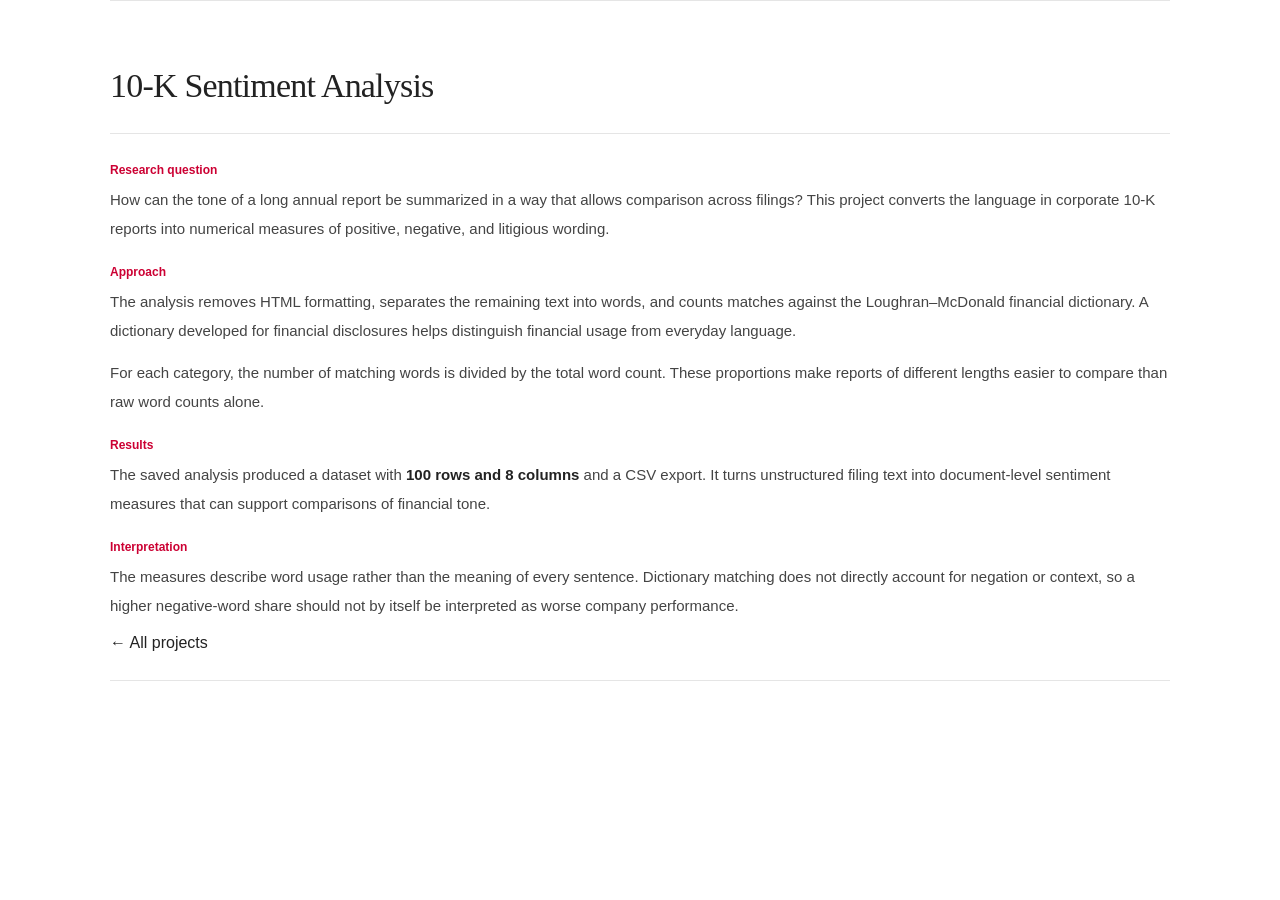
<file: projects/sentiment.html>
﻿<!doctype html><html lang="en"><head><meta charset="utf-8"><meta name="viewport" content="width=device-width, initial-scale=1"><title>10-K Sentiment Analysis</title><link rel="stylesheet" href="../style.css"></head><body><main class="wrap projects"><article class="project-card"><h2>10-K Sentiment Analysis</h2><div class="card-details"><h4>Research question</h4><p>How can the tone of a long annual report be summarized in a way that allows comparison across filings? This project converts the language in corporate 10-K reports into numerical measures of positive, negative, and litigious wording.</p>
<h4>Approach</h4><p>The analysis removes HTML formatting, separates the remaining text into words, and counts matches against the Loughran&ndash;McDonald financial dictionary. A dictionary developed for financial disclosures helps distinguish financial usage from everyday language.</p><p>For each category, the number of matching words is divided by the total word count. These proportions make reports of different lengths easier to compare than raw word counts alone.</p>
<h4>Results</h4><p>The saved analysis produced a dataset with <strong>100 rows and 8 columns</strong> and a CSV export. It turns unstructured filing text into document-level sentiment measures that can support comparisons of financial tone.</p>
<h4>Interpretation</h4><p>The measures describe word usage rather than the meaning of every sentence. Dictionary matching does not directly account for negation or context, so a higher negative-word share should not by itself be interpreted as worse company performance.</p><a href="../index.html#projects">&larr; All projects</a></div></article></main></body></html>
</file>
<file: style.css>
:root {
  color-scheme: light;
  --bg: #ffffff;
  --surface: #ffffff;
  --ink: #222222;
  --muted: #666666;
  --copy: #444444;
  --line: #e5e5e5;
  --accent: #cc0033;
  --accent-soft: #f5e2e5;
  --hover-line: #cc0033;
  --shadow: 0 8px 28px #40352505;
}
:root[data-theme="dark"] {
  color-scheme: dark;
  --bg: #24211e;
  --surface: #2d2925;
  --ink: #ece9e2;
  --muted: #b5aaa0;
  --copy: #d1c7bc;
  --line: #49413a;
  --accent: #ff809d;
  --accent-soft: #482830;
  --hover-line: #ff809d;
  --shadow: 0 8px 28px #00000016;
}
* { box-sizing: border-box; }
html { scroll-behavior: smooth; scroll-padding-top: 35px; }
body {
  margin: 0;
  background: var(--bg);
  color: var(--ink);
  font-family: Arial, Helvetica, sans-serif;
  -webkit-font-smoothing: antialiased;
}
a { color: inherit; text-decoration: none; }
a:focus-visible, summary:focus-visible, button:focus-visible {
  outline: 2px solid var(--accent);
  outline-offset: 5px;
}
.wrap { width: min(1060px, 88%); margin-inline: auto; }
.site-header {
  min-height: 100px;
  display: flex;
  align-items: center;
  gap: 30px;
  border-bottom: 1px solid var(--line);
}
.site-name {
  display: inline-flex;
  align-items: center;
  gap: 15px;
  flex-shrink: 0;
  width: max-content;
}
.site-monogram {
  color: var(--accent);
  font: 36px/1 Georgia, serif;
  letter-spacing: -3px;
  padding-right: 3px;
}
.site-monogram > span { font-size: 23px; margin-left: 2px; }
.site-wordmark {
  border-left: 1px solid var(--line);
  padding: 7px 0 7px 15px;
  font: 13px/1.4 Arial, sans-serif;
  letter-spacing: .3px;
}
.site-name:hover .site-wordmark { color: var(--accent); }
.site-name-home { font: 600 14px/1.4 Arial, sans-serif; letter-spacing: .3px; }
.site-header nav { display: flex; gap: 27px; margin-left: auto; font-size: 12px; }
.site-header nav a:hover, .site-header nav a[aria-current="page"], .affiliation:hover { color: var(--accent); }
.site-header nav a:last-child span { color: var(--accent); margin-left: 5px; }
.theme-toggle {
  display: inline-flex;
  align-items: center;
  padding: 4px;
  gap: 3px;
  border: 1px solid var(--line);
  border-radius: 30px;
  background: var(--surface);
  color: var(--muted);
  cursor: pointer;
  font: 11px Arial, sans-serif;
}
.theme-toggle[hidden] { display: none; }
.theme-option {
  display: inline-flex;
  gap: 6px;
  align-items: center;
  justify-content: center;
  min-height: 32px;
  min-width: 65px;
  padding: 6px 10px;
  border-radius: 24px;
}
.theme-option > span { font-size: 17px; line-height: 1; }
.theme-toggle[aria-pressed="false"] .theme-day,
.theme-toggle[aria-pressed="true"] .theme-night {
  background: var(--accent-soft);
  color: var(--accent);
  box-shadow: 0 1px 3px #00000008;
}
.academic-layout {
  display: grid;
  grid-template-columns: 220px minmax(0, 1fr);
  gap: 64px;
  padding-block: 64px 88px;
}
.profile { position: sticky; top: 40px; align-self: start; }
.profile-avatar {
  display: grid;
  place-items: center;
  inline-size: clamp(84px, 12vw, 116px);
  aspect-ratio: 1;
  border: none;
  border-radius: 50%;
  background: var(--accent-soft);
  color: var(--accent);
  font: clamp(32px, 5vw, 48px)/1 Georgia, serif;
  margin-block-end: 22px;
}
.profile-label, .eyebrow {
  font-size: 10px;
  letter-spacing: 1.7px;
  font-weight: 700;
  line-height: 1.7;
  margin: 0 0 23px;
  color: var(--muted);
}
.profile h1 { font: 60px/1.06 Georgia, serif; letter-spacing: -2.5px; margin: 0 0 25px; }
.profile h1 span { color: var(--accent); }
.profile-role { font-size: 14px; margin: 0 0 10px; }
.affiliation { color: var(--accent); font-size: 13px; line-height: 1.7; }
.profile-rule { width: 35px; height: 2px; background: var(--accent); margin: 30px 0 24px; }
.profile-caption { font: 19px/1.65 Georgia, serif; color: var(--muted); margin: 0 0 28px; }
.profile-link { font-size: 11px; border-bottom: 1px solid var(--line); padding-bottom: 7px; }
.profile-link span { margin-left: 24px; color: var(--accent); }
.profile-home h1 { font-size: clamp(27px, 3vw, 30px); letter-spacing: -.7px; margin: 0 0 10px; }
.profile-home .profile-field { margin: 0 0 5px; }
.profile-home .profile-link { display: block; width: max-content; margin-top: 20px; }
.profile-home .profile-link span { margin-left: 4px; }
main { min-width: 0; }
.introduction { padding-bottom: 42px; }
.eyebrow { color: var(--accent); margin-bottom: 16px; }
h2 { font: 34px/1.3 Georgia, serif; letter-spacing: -.8px; margin: 0 0 25px; }
em { font-weight: 400; color: var(--accent); }
.introduction p:not(.eyebrow) { font-size: 16px; line-height: 1.85; color: var(--ink); margin: 0 0 15px; max-width: 650px; }
.topic-list { display: flex; flex-wrap: wrap; gap: 10px 20px; margin-top: 25px; }
.topic-list span { font-size: 11px; color: var(--muted); display: flex; align-items: center; gap: 8px; }
.topic-list span::before { content: ''; width: 4px; height: 4px; border-radius: 50%; background: var(--accent); }
.course-overview { margin-bottom: 38px; }
.course-overview .eyebrow { margin: 0 0 12px; }
.course-overview h2 { font-size: clamp(26px, 3.2vw, 34px); margin: 0 0 12px; }
.course-meta { font-size: 12px; line-height: 1.65; color: var(--muted); margin: 0 0 20px; }
.course-description { font-size: 15px; line-height: 1.8; color: var(--copy); max-width: 65ch; margin: 0; }
.course-topics {
  display: grid;
  grid-template-columns: repeat(auto-fit, minmax(min(100%, 145px), 1fr));
  gap: 16px 22px;
  border-top: 1px solid var(--line);
  margin: 22px 0 0;
  padding-top: 18px;
}
.course-topics dt { font-size: 12px; font-weight: 600; color: var(--accent); }
.course-topics dd { font-size: 12px; line-height: 1.6; color: var(--copy); margin: 4px 0 0; }
.projects { border-top: 1px solid var(--line); padding-top: 35px; }
.projects-heading { display: flex; justify-content: space-between; align-items: end; gap: 15px; margin-bottom: 24px; }
.projects-heading .eyebrow { margin-bottom: 9px; }
.projects-heading h2 { font-size: 28px; margin: 0; }
.project-count { font: 10px Georgia, serif; letter-spacing: 1px; color: var(--muted); padding-bottom: 5px; }
.project-grid { display: grid; grid-template-columns: 1fr; gap: 0; }
.project-card {
  min-width: 0;
  border-bottom: 1px solid var(--line);
  padding: 28px 0;
  background: transparent;
}
.project-card:hover, .project-card[open] { border-color: var(--hover-line); }
.project-card summary { cursor: pointer; list-style: none; }
.project-card summary::-webkit-details-marker { display: none; }
.project-meta { display: flex; align-items: center; gap: 13px; font-size: 9px; letter-spacing: 1.3px; color: var(--muted); margin-bottom: 15px; }
.project-meta > span { font: italic 14px Georgia, serif; color: var(--accent); border-right: 1px solid var(--line); padding-right: 13px; }
.project-card h3 { font: 24px/1.3 Georgia, serif; letter-spacing: -.4px; margin: 0 0 10px; }
.project-subtitle { font-size: 13px; line-height: 1.7; color: var(--muted); margin: 0 0 20px; }
.card-link { display: flex; justify-content: space-between; align-items: center; font-size: 11px; color: var(--accent); }
.card-toggle { display: grid; place-items: center; border: 1px solid var(--line); border-radius: 50%; height: 27px; width: 27px; font-size: 18px; }
.card-open, .project-card[open] .card-closed { display: none; }
.project-card[open] .card-open { display: inline; }
.project-card[open] .card-toggle { transform: rotate(45deg); background: var(--accent-soft); }
.card-details { border-top: 1px solid var(--line); padding-top: 7px; margin-top: 22px; }
.card-details h4 { font-size: 12px; font-weight: 700; color: var(--accent); margin: 22px 0 9px; }
.card-details p { font-size: 15px; line-height: 1.9; color: var(--copy); margin: 0 0 14px; }
.card-details strong { color: var(--ink); font-weight: 600; }
.project-demo { display: inline-block; font-size: 12px; color: var(--accent); border-bottom: 1px solid var(--accent); padding-block: 6px; margin-top: 5px; }
footer { border-top: 1px solid var(--line); padding-block: 27px; display: flex; justify-content: space-between; gap: 18px; font-size: 11px; color: var(--muted); }
.footer-divider { color: var(--accent); margin-inline: 9px; }
.skip { position: fixed; top: -100px; left: 16px; background: var(--ink); color: var(--bg); padding: 14px; z-index: 10; }
.skip:focus { top: 16px; }
@media (min-width: 1500px) {
  .academic-layout { padding-top: 76px; gap: 64px; }
}
@media (max-width: 900px) {
  .academic-layout { grid-template-columns: 190px minmax(0, 1fr); gap: 38px; }
  .profile h1 { font-size: 50px; }
  h2 { font-size: 29px; }
  .project-card { padding: 26px 0; }
  .site-header { gap: 20px; }
  .site-header nav { gap: 17px; }
}
@media (max-width: 650px) {
  .site-header { flex-wrap: wrap; gap: 16px; padding-block: 20px; }
  .site-name { gap: 10px; margin-right: auto; }
  .site-monogram { font-size: 31px; }
  .site-wordmark { max-width: 92px; font-size: 11px; padding-left: 10px; }
  .site-header nav { order: 3; width: 100%; margin: 0; gap: 25px; }
  .theme-option { min-width: 55px; padding-inline: 8px; }
  .academic-layout { grid-template-columns: 1fr; gap: 36px; padding-block: 38px 45px; }
  .profile { position: static; border-bottom: 1px solid var(--line); padding-bottom: 30px; }
  .profile-label { margin-bottom: 14px; }
  .profile h1 { font-size: 48px; margin-bottom: 18px; }
  .profile h1 br { display: none; }
  .profile-role { display: inline; font-size: 12px; margin-right: 14px; }
  .affiliation { font-size: 12px; }
  .profile-rule, .profile-caption { display: none; }
  .profile-link { display: block; width: max-content; margin-top: 20px; }
  .introduction { padding-bottom: 30px; }
  .introduction h2 br { display: none; }
  .projects { padding-top: 28px; }
  .projects-heading h2 { font-size: 25px; }
  .project-card { padding: 24px 0; }
  .project-card h3 { font-size: 22px; }
  footer { flex-wrap: wrap; line-height: 1.7; }
  footer > span:nth-child(2) { display: none; }
}
@media (prefers-reduced-motion: reduce) {
  html { scroll-behavior: auto; }
  * { transition: none !important; }
}
/* Academic research list */
.profile-field { max-width: 220px; margin: 0 0 12px; font-size: 12px; line-height: 1.7; color: var(--muted); }
.research {
  --ink: #222222;
  --copy: #444444;
  --muted: #666666;
  --accent: #222222;
  padding-bottom: 42px;
  color: var(--ink);
}
:root[data-theme="dark"] .research {
  --ink: #eeeeee;
  --copy: #d0d0d0;
  --muted: #b0b0b0;
  --accent: #eeeeee;
}
.research-heading .eyebrow { margin-bottom: 9px; }
.research-heading h2 { font-size: 28px; margin-bottom: 20px; }
.research-categories { display: flex; flex-wrap: wrap; gap: 10px 22px; margin-bottom: 32px; }
.research-categories a { font-size: 13px; color: var(--copy); border-bottom: 1px solid var(--line); padding-bottom: 5px; }
.research-categories a:hover { color: var(--accent); border-color: var(--accent); }
.paper-group + .paper-group { margin-top: 30px; }
.paper-group > h3 { font-size: 14px; letter-spacing: .2px; font-weight: 700; color: var(--ink); margin: 0 0 8px; }
.paper-entry { border-bottom: 1px solid var(--line); padding: 26px 0; }
.paper-entry + .paper-entry { margin-top: 0; }
.paper-entry h4 { font: normal clamp(20px, 2.5vw, 23px)/1.4 Georgia, serif; color: var(--ink); letter-spacing: -.2px; margin: 0; }
.paper-description { font-size: 15px; line-height: 1.65; color: var(--copy); max-width: 65ch; margin: 10px 0 0; }
.paper-authors { font-size: 14px; line-height: 1.75; color: var(--ink); font-weight: 600; margin: 14px 0 0; }
.paper-affiliations { font-size: 12px; line-height: 1.6; color: var(--muted); margin: 8px 0 0; padding-inline-start: 22px; }
.paper-status { font-size: 13px; line-height: 1.7; color: var(--copy); margin: 14px 0 0; }
.paper-status abbr { color: var(--ink); font-weight: 700; text-decoration: none; }
.paper-journal { font-style: italic; }
.paper-version { color: var(--muted); }
.paper-abstract summary { cursor: pointer; font-size: 11px; color: var(--accent); width: fit-content; }
.paper-abstract p { font-size: 13px; line-height: 1.95; color: var(--detail-copy); margin: 15px 0 0; }
.paper-link { display: inline-block; font-size: 11px; color: var(--accent); margin-top: 15px; border-bottom: 1px solid var(--line); }
@media (max-width: 650px) { .profile-field { max-width: none; margin: 10px 0; } .paper-entry { padding: 22px 0; } .research-heading h2 { font-size: 25px; } .research-categories { gap: 10px 17px; } }
</file>
